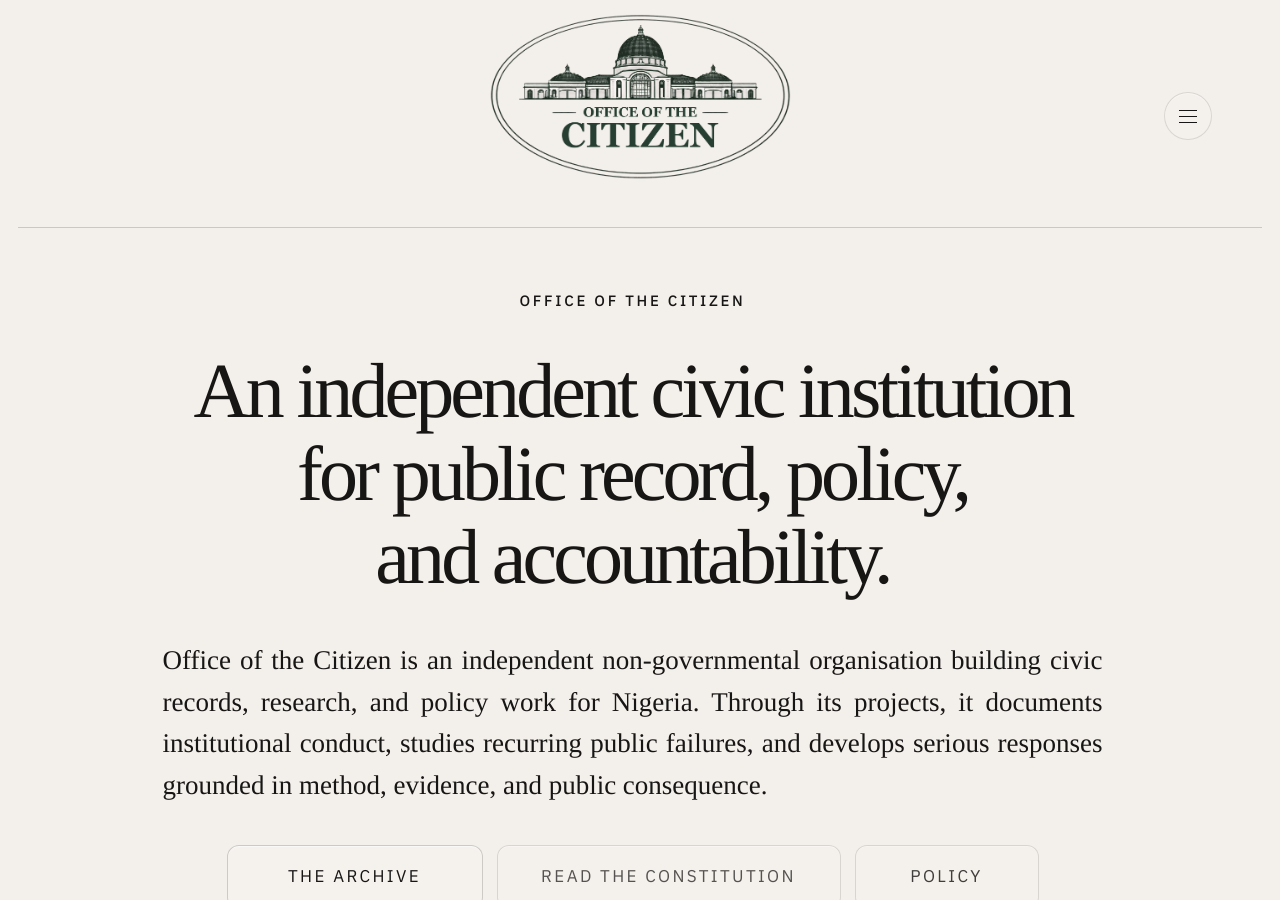
<file: index.html>
<!DOCTYPE html>
<html lang="en">
<head>
  <meta charset="UTF-8" />
  <meta
    name="viewport"
    content="width=device-width, initial-scale=1.0"
  />
  <title>Office of the Citizen</title>
  <style>
    @import url("https://fonts.googleapis.com/css2?family=IBM+Plex+Sans:wght@400;500&family=Source+Serif+4:opsz,wght@8..60,300;8..60,400;8..60,500&display=swap");
    :root {
      --paper: #f3efea;
      --ink: #171615;
      --muted-ink: rgba(23, 22, 21, 0.72);
      --frame: rgba(23, 22, 21, 0.14);
      --frame-strong: rgba(23, 22, 21, 0.18);
      --frame-edge: 18px;
    }

    * {
      box-sizing: border-box;
    }

    html,
    body {
      margin: 0;
      padding: 0;
      width: 100%;
      min-height: 100%;
      background: var(--paper);
      color: var(--ink);
    }

    body {
      font-family: Georgia, "Times New Roman", serif;
      -webkit-font-smoothing: antialiased;
      text-rendering: geometricPrecision;
      overflow: hidden;
    }

    a {
      color: inherit;
      text-decoration: none;
    }

    .page {
      position: relative;
      width: 100%;
      height: 100vh;
      background: var(--paper);
      display: grid;
      grid-template-rows: auto minmax(0, 1fr);
      overflow: hidden;
    }

    .header {
      position: relative;
      height: 228px;
      padding: 34px 118px 0;
    }

    .header::after {
      content: "";
      position: absolute;
      left: var(--frame-edge);
      right: var(--frame-edge);
      bottom: 0;
      height: 1px;
      background: var(--frame-strong);
      pointer-events: none;
    }

    .logo-wrap {
      position: absolute;
      top: 22px;
      left: 50%;
      transform: translateX(-50%);
      width: 302px;
      height: 150px;
      display: flex;
      align-items: center;
      justify-content: center;
    }

    .logo-wrap img {
      display: block;
      width: 100%;
      height: auto;
      object-fit: contain;
    }

    .menu {
      position: absolute;
      top: 92px;
      right: 68px;
      z-index: 10;
    }

    .menu-button {
      width: 48px;
      height: 48px;
      border: 1px solid rgba(23, 22, 21, 0.12);
      border-radius: 999px;
      background: rgba(255, 255, 255, 0.12);
      box-shadow: inset 0 1px 0 rgba(255, 255, 255, 0.36);
      display: flex;
      align-items: center;
      justify-content: center;
      cursor: pointer;
      appearance: none;
      transition:
        border-color 160ms ease,
        background-color 160ms ease,
        box-shadow 160ms ease;
    }

    .menu-button:hover,
    .menu-button[aria-expanded="true"] {
      border-color: rgba(23, 22, 21, 0.2);
      background: rgba(255, 255, 255, 0.18);
      box-shadow: inset 0 1px 0 rgba(255, 255, 255, 0.48);
    }

    .menu-icon,
    .menu-icon::before,
    .menu-icon::after {
      display: block;
      width: 18px;
      height: 1px;
      background: var(--ink);
      content: "";
      transition: transform 160ms ease, opacity 160ms ease;
    }

    .menu-icon {
      position: relative;
    }

    .menu-icon::before {
      position: absolute;
      top: -6px;
      left: 0;
    }

    .menu-icon::after {
      position: absolute;
      top: 6px;
      left: 0;
    }

    .menu.is-open .menu-icon {
      transform: rotate(45deg);
    }

    .menu.is-open .menu-icon::before {
      transform: rotate(90deg) translateX(-6px);
    }

    .menu.is-open .menu-icon::after {
      opacity: 0;
    }

    .menu-panel {
      position: absolute;
      top: calc(100% + 10px);
      right: 0;
      min-width: 236px;
      padding: 14px 16px;
      border: 1px solid rgba(23, 22, 21, 0.12);
      border-radius: 16px;
      background: rgba(243, 239, 234, 0.96);
      box-shadow:
        0 14px 30px rgba(23, 22, 21, 0.04),
        inset 0 1px 0 rgba(255, 255, 255, 0.44);
      z-index: 20;
      opacity: 0;
      visibility: hidden;
      pointer-events: none;
      transform: translateY(-4px);
      transition:
        opacity 160ms ease,
        transform 160ms ease,
        visibility 0s linear 160ms;
    }

    .menu.is-open .menu-panel {
      opacity: 1;
      visibility: visible;
      pointer-events: auto;
      transform: translateY(0);
      transition-delay: 0s;
    }

    .menu-panel a {
      display: block;
      padding: 10px 2px;
      font-family: "IBM Plex Sans", Arial, Helvetica, sans-serif;
      font-size: 13px;
      letter-spacing: 0.14em;
      text-transform: uppercase;
      color: var(--muted-ink);
      transition: color 160ms ease;
    }

    .menu-panel a:hover,
    .menu-panel a[aria-current="page"] {
      color: var(--ink);
    }

    .hero {
      position: relative;
      min-height: 0;
      height: 100%;
      overflow-y: auto;
      overflow-x: hidden;
      scrollbar-gutter: stable;
      overscroll-behavior: contain;
      -webkit-overflow-scrolling: touch;
      padding-top: 66px;
      padding-bottom: 178px;
      display: flex;
      flex-direction: column;
      align-items: center;
      text-align: center;
    }

    .hero-eyebrow {
      margin: 0 0 40px 0;
      font-family: "IBM Plex Sans", Arial, Helvetica, sans-serif;
      font-size: 15px;
      line-height: 1;
      letter-spacing: 0.18em;
      font-weight: 500;
      text-transform: uppercase;
      color: var(--ink);
    }

    .hero h1 {
      margin: 0;
      width: 1040px;
      max-width: 1040px;
      font-family: Georgia, "Times New Roman", serif;
      font-size: 78px;
      line-height: 1.065;
      font-weight: 400;
      letter-spacing: -0.05em;
      color: var(--ink);
    }

    .hero-copy {
      margin: 42px 0 0 0;
      width: 940px;
      max-width: 940px;
      font-family: Georgia, "Times New Roman", serif;
      font-size: 27px;
      line-height: 1.54;
      font-weight: 400;
      text-align: justify;
      text-justify: inter-word;
      hyphens: auto;
      color: var(--ink);
    }

    .cta-row {
      margin-top: 38px;
      display: flex;
      align-items: center;
      justify-content: center;
      gap: 14px;
    }

    .button-primary,
    .button-secondary,
    .button-tertiary {
      height: 64px;
      display: inline-flex;
      align-items: center;
      justify-content: center;
      font-family: "IBM Plex Sans", Arial, Helvetica, sans-serif;
      font-size: 17px;
      line-height: 1;
      letter-spacing: 0.14em;
      text-transform: uppercase;
      white-space: nowrap;
      border-radius: 12px;
      transition:
        border-color 160ms ease,
        background-color 160ms ease,
        box-shadow 160ms ease,
        color 160ms ease,
        transform 160ms ease;
    }

    .button-primary {
      min-width: 256px;
      padding: 0 34px;
      border: 1px solid var(--frame-strong);
      background: rgba(255, 255, 255, 0.18);
      box-shadow:
        inset 0 1px 0 rgba(255, 255, 255, 0.46),
        inset 0 10px 24px rgba(255, 255, 255, 0.08);
      color: var(--ink);
    }
    .button-primary:hover {
      border-color: rgba(23, 22, 21, 0.28);
      background: rgba(255, 255, 255, 0.24);
      box-shadow:
        inset 0 1px 0 rgba(255, 255, 255, 0.58),
        inset 0 12px 28px rgba(255, 255, 255, 0.1);
      transform: translateY(-1px);
    }

    .button-secondary {
      min-width: 344px;
      padding: 0 26px;
      border: 1px solid rgba(23, 22, 21, 0.12);
      background: rgba(255, 255, 255, 0.1);
      box-shadow: inset 0 1px 0 rgba(255, 255, 255, 0.34);
      color: var(--muted-ink);
    }
    .button-secondary:hover {
      border-color: rgba(23, 22, 21, 0.2);
      background: rgba(255, 255, 255, 0.14);
      box-shadow: inset 0 1px 0 rgba(255, 255, 255, 0.44);
      color: rgba(23, 22, 21, 0.86);
    }
    .button-tertiary {
      min-width: 184px;
      padding: 0 24px;
      border: 1px solid rgba(23, 22, 21, 0.12);
      background: rgba(255, 255, 255, 0.08);
      box-shadow: inset 0 1px 0 rgba(255, 255, 255, 0.26);
      color: rgba(23, 22, 21, 0.82);
    }
    .button-tertiary:hover {
      border-color: rgba(23, 22, 21, 0.18);
      background: rgba(255, 255, 255, 0.12);
      box-shadow: inset 0 1px 0 rgba(255, 255, 255, 0.38);
      color: rgba(23, 22, 21, 0.92);
    }

    @media (min-width: 1400px) {
      .page {
        min-height: 944px;
      }
    }

    @media (max-width: 1200px) {
      .header {
        padding-left: 48px;
        padding-right: 48px;
        height: 228px;
      }

      .logo-wrap {
        width: 270px;
        top: 36px;
        transform: translateX(-50%);
      }

      .menu {
        top: 82px;
        right: 48px;
      }

      .hero {
        padding-left: 28px;
        padding-right: 28px;
      }

      .hero h1 {
        width: 100%;
        max-width: 880px;
        font-size: 62px;
        line-height: 1.07;
      }

      .hero-copy {
        width: 100%;
        max-width: 820px;
        font-size: 23px;
        text-align: justify;
      }
    }

    @media (max-width: 760px) {
      body { overflow: auto; }
      .page { height: auto; min-height: 100vh; display: block; overflow: visible; }

      .header {
        height: auto;
        padding: 32px 20px 18px 20px;
        display: flex;
        flex-direction: column;
        align-items: center;
      }

      .header::after {
        left: 16px;
        right: 16px;
      }

      .logo-wrap {
        position: relative;
        top: auto;
        left: auto;
        transform: none;
        width: 220px;
        height: auto;
        margin-bottom: 0;
      }

      .menu {
        position: relative;
        align-self: flex-end;
        margin-top: 16px;
      }

      .hero {
        height: auto;
        overflow: visible;
        padding: 66px 20px 80px 20px;
      }

      .hero-eyebrow {
        font-size: 15px;
        letter-spacing: 0.16em;
        margin-bottom: 22px;
      }

      .hero h1 {
        width: 100%;
        max-width: 100%;
        font-size: 44px;
        line-height: 1.08;
        letter-spacing: -0.04em;
      }

      .hero-copy {
        width: 100%;
        max-width: 100%;
        margin-top: 26px;
        font-size: 20px;
        line-height: 1.55;
        text-align: justify;
      }

      .cta-row {
        flex-direction: column;
        gap: 10px;
        width: 100%;
        margin-top: 28px;
      }

      .button-primary,
      .button-secondary,
      .button-tertiary {
        min-width: 0;
        width: 100%;
        max-width: 340px;
        font-size: 15px;
      }

      .button-primary {
        height: 58px;
      }

      .button-secondary {
        height: 48px;
        justify-content: center;
      }
    }
  </style>
</head>
<body>
  <div class="page">
    <header class="header">
      <div class="logo-wrap">
        <img src="/officeofthecitizen-logo.png" alt="Office of the Citizen logo" />
      </div>
      <div class="menu" data-menu>
        <button class="menu-button" type="button" aria-label="Open navigation" aria-expanded="false" aria-controls="site-menu">
          <span class="menu-icon" aria-hidden="true"></span>
        </button>
        <nav class="menu-panel" id="site-menu" aria-label="Site">
          <a href="/" aria-current="page">Home</a>
          <a href="/archive/">Archive</a>
          <a href="/archive/methodology/">Methodology</a>
          <a href="/archive/accountability-index/">Accountability Index</a>
          <a href="/archive/governance-diagnostics/">Governance Diagnostics</a>
          <a href="/policy/electricity/">Policy</a>
          <a href="/constitution/">Constitution</a>
          <a href="/projects/">Projects</a>
          <a href="/about/">About</a>
        </nav>
      </div>
    </header>

    <main class="hero">
      <div class="hero-eyebrow">Office of the Citizen</div>

      <h1>
        An independent civic institution<br>
        for public record, policy,<br>
        and accountability.
      </h1>

      <p class="hero-copy">
        Office of the Citizen is an independent non-governmental organisation
        building civic records, research, and policy work for Nigeria. Through
        its projects, it documents institutional conduct, studies recurring
        public failures, and develops serious responses grounded in method,
        evidence, and public consequence.
      </p>

      <div class="cta-row">
        <a class="button-primary" href="./archive/">The Archive</a>
        <a class="button-secondary" href="./constitution/">Read the Constitution</a>
        <a class="button-tertiary" href="./policy/electricity/">Policy</a>
      </div>
    </main>
  </div>
  <script>
    document.querySelectorAll("[data-menu]").forEach((menu) => {
      const button = menu.querySelector(".menu-button");
      const panel = menu.querySelector(".menu-panel");
      if (!button || !panel) return;
      panel.hidden = true;
      const setOpen = (open) => {
        menu.classList.toggle("is-open", open);
        button.setAttribute("aria-expanded", open ? "true" : "false");
        panel.hidden = !open;
      };
      button.addEventListener("pointerdown", (event) => {
        event.stopPropagation();
      });
      button.addEventListener("click", (event) => {
        event.preventDefault();
        event.stopPropagation();
        setOpen(!menu.classList.contains("is-open"));
      });
      panel.querySelectorAll("a").forEach((link) => {
        link.addEventListener("click", () => setOpen(false));
      });
      document.addEventListener("pointerdown", (event) => {
        if (!menu.contains(event.target)) {
          setOpen(false);
        }
      });
      document.addEventListener("keydown", (event) => {
        if (event.key === "Escape") {
          setOpen(false);
        }
      });
    });
  </script>
</body>
</html>
</file>
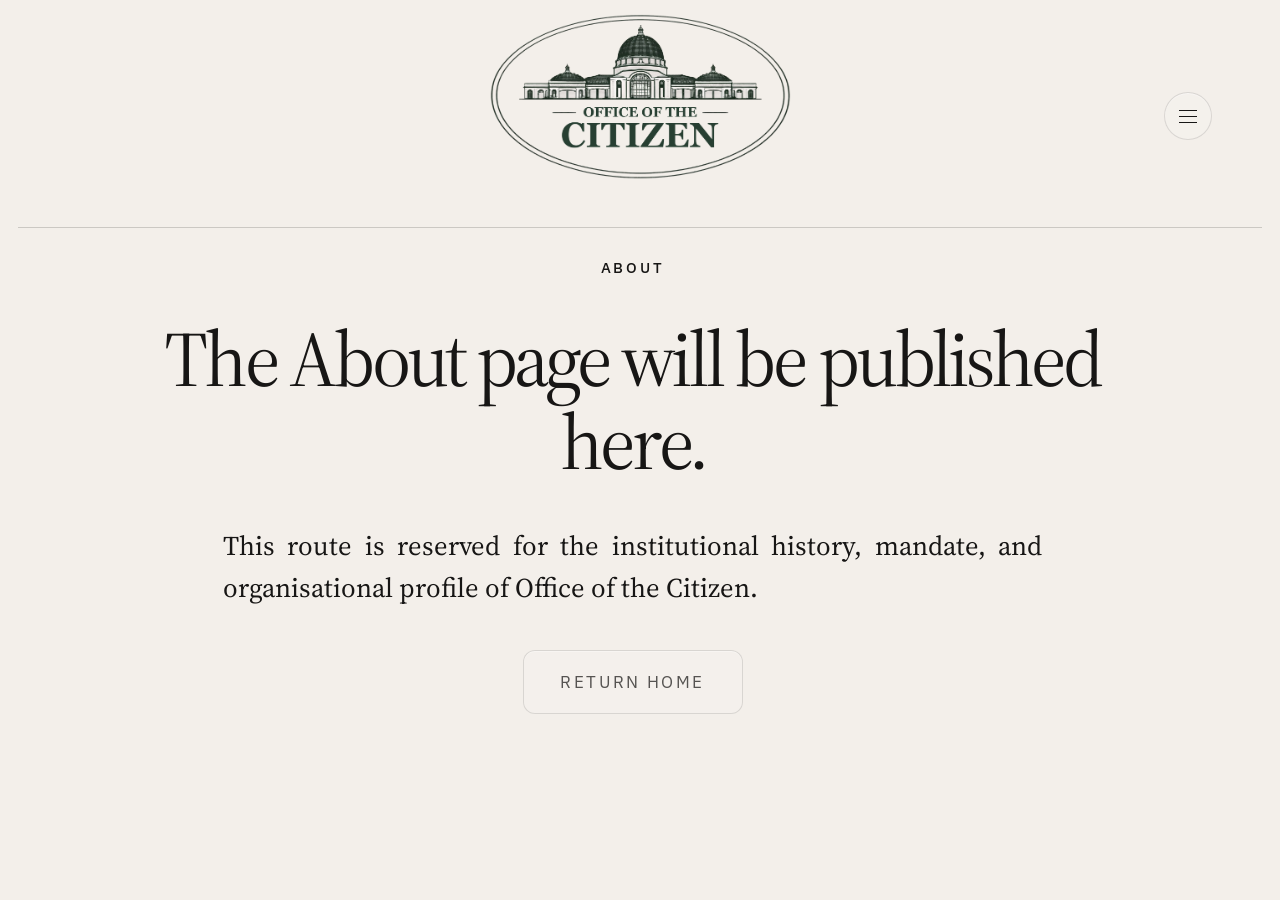
<file: about/index.html>
<!DOCTYPE html>
<html lang="en">
<head>
  <meta charset="UTF-8" />
  <meta name="viewport" content="width=device-width, initial-scale=1.0" />
  <title>About | Office of the Citizen</title>
  <meta name="description" content="About Office of the Citizen." />
  <style>
    @import url("https://fonts.googleapis.com/css2?family=IBM+Plex+Sans:wght@400;500&family=Source+Serif+4:opsz,wght@8..60,300;8..60,400;8..60,500&display=swap");
    :root { --paper:#f3efea; --ink:#171615; --muted-ink:rgba(23,22,21,.72); --line-strong:rgba(23,22,21,.18); --sans:"IBM Plex Sans",Arial,Helvetica,sans-serif; --serif:"Source Serif 4",Georgia,"Times New Roman",serif; }
    * { box-sizing:border-box; }
    html, body { margin:0; padding:0; min-height:100%; background:var(--paper); color:var(--ink); }
    body { font-family:var(--serif); overflow:hidden; }
    a { color:inherit; text-decoration:none; }
    .page { height:100vh; min-height:100vh; background:var(--paper); display:grid; grid-template-rows:auto minmax(0,1fr); overflow:hidden; }
    .header { position:relative; height:228px; }
    .header::after { content:""; position:absolute; left:18px; right:18px; bottom:0; height:1px; background:var(--line-strong); pointer-events:none; }
    .logo { position:absolute; left:50%; top:22px; transform:translateX(-50%); width:302px; height:150px; display:flex; align-items:center; justify-content:center; }
    .logo img { width:100%; height:auto; object-fit:contain; display:block; }
    .menu { position:absolute; top:92px; right:68px; z-index:10; }
    .menu-button { width:48px; height:48px; border:1px solid rgba(23,22,21,.12); border-radius:999px; background:rgba(255,255,255,.12); box-shadow:inset 0 1px 0 rgba(255,255,255,.36); display:flex; align-items:center; justify-content:center; cursor:pointer; appearance:none; transition:border-color 160ms ease, background-color 160ms ease, box-shadow 160ms ease; }
    .menu-button:hover, .menu-button[aria-expanded="true"] { border-color:rgba(23,22,21,.2); background:rgba(255,255,255,.18); box-shadow:inset 0 1px 0 rgba(255,255,255,.48); }
    .menu-icon, .menu-icon::before, .menu-icon::after { display:block; width:18px; height:1px; background:var(--ink); content:""; transition:transform 160ms ease, opacity 160ms ease; }
    .menu-icon { position:relative; }
    .menu-icon::before { position:absolute; top:-6px; left:0; }
    .menu-icon::after { position:absolute; top:6px; left:0; }
    .menu.is-open .menu-icon { transform:rotate(45deg); }
    .menu.is-open .menu-icon::before { transform:rotate(90deg) translateX(-6px); }
    .menu.is-open .menu-icon::after { opacity:0; }
    .menu-panel { position:absolute; top:calc(100% + 10px); right:0; min-width:236px; padding:14px 16px; border:1px solid rgba(23,22,21,.12); border-radius:16px; background:rgba(243,239,234,.96); box-shadow:0 14px 30px rgba(23,22,21,.04), inset 0 1px 0 rgba(255,255,255,.44); z-index:20; opacity:0; visibility:hidden; pointer-events:none; transform:translateY(-4px); transition:opacity 160ms ease, transform 160ms ease, visibility 0s linear 160ms; }
    .menu.is-open .menu-panel { opacity:1; visibility:visible; pointer-events:auto; transform:translateY(0); transition-delay:0s; }
    .menu-panel a { display:block; padding:10px 2px; font-family:var(--sans); font-size:13px; letter-spacing:.14em; text-transform:uppercase; color:var(--muted-ink); transition:color 160ms ease; }
    .menu-panel a:hover, .menu-panel a[aria-current="page"] { color:var(--ink); }
    .main { width:min(100%,1180px); margin:0 auto; padding:30px 28px 80px; text-align:center; height:100%; min-height:0; overflow-y:auto; overflow-x:hidden; scrollbar-gutter:stable; overscroll-behavior:contain; -webkit-overflow-scrolling:touch; }
    .eyebrow { font-family:var(--sans); font-size:15px; letter-spacing:.18em; text-transform:uppercase; font-weight:500; }
    h1 { margin:40px auto 0; max-width:980px; font-family:var(--serif); font-size:78px; line-height:1.065; font-weight:400; letter-spacing:-.05em; }
    p { margin:42px auto 0; max-width:820px; font-size:27px; line-height:1.54; text-align:justify; text-justify:inter-word; hyphens:auto; }
    .cta { margin-top:42px; display:inline-flex; min-width:220px; height:64px; align-items:center; justify-content:center; padding:0 28px; border-radius:12px; border:1px solid rgba(23,22,21,.12); background:rgba(255,255,255,.1); box-shadow:inset 0 1px 0 rgba(255,255,255,.34); font-family:var(--sans); font-size:17px; letter-spacing:.14em; text-transform:uppercase; color:var(--muted-ink); }
    @media (max-width:760px){ body{overflow:auto;} .page{height:auto; display:block; overflow:visible;} .header{height:auto; padding:32px 20px 18px;} .header::after{left:16px; right:16px;} .logo{position:relative; left:auto; top:auto; transform:none; width:220px; height:auto; margin:0 auto;} .menu{position:relative; display:flex; justify-content:flex-end; margin-top:16px;} .main{padding:46px 20px 80px; height:auto; min-height:auto; overflow:visible;} h1{font-size:44px; line-height:1.08;} p{font-size:20px; line-height:1.58;} .cta{width:100%; max-width:340px; min-width:0; font-size:15px;} }
  </style>
</head>
<body>
  <div class="page">
    <header class="header">
      <a class="logo" href="/" aria-label="Office of the Citizen homepage">
        <img src="/officeofthecitizen-logo.png" alt="Office of the Citizen logo" />
      </a>
      <div class="menu" data-menu>
        <button class="menu-button" type="button" aria-label="Open navigation" aria-expanded="false" aria-controls="site-menu">
          <span class="menu-icon" aria-hidden="true"></span>
        </button>
        <nav class="menu-panel" id="site-menu" aria-label="Site">
          <a href="/">Home</a>
          <a href="/archive/">Archive</a>
          <a href="/archive/methodology/">Methodology</a>
          <a href="/archive/accountability-index/">Accountability Index</a>
          <a href="/archive/governance-diagnostics/">Governance Diagnostics</a>
          <a href="/policy/electricity/">Policy</a>
          <a href="/constitution/">Constitution</a>
          <a href="/projects/">Projects</a>
          <a href="/about/" aria-current="page">About</a>
        </nav>
      </div>
    </header>
    <main class="main">
      <div class="eyebrow">About</div>
      <h1>The About page will be published here.</h1>
      <p>This route is reserved for the institutional history, mandate, and organisational profile of Office of the Citizen.</p>
      <a class="cta" href="/">Return Home</a>
    </main>
  </div>
  <script>
    document.querySelectorAll("[data-menu]").forEach((menu) => {
      const button = menu.querySelector(".menu-button");
      const panel = menu.querySelector(".menu-panel");
      if (!button || !panel) return;
      panel.hidden = true;
      const setOpen = (open) => {
        menu.classList.toggle("is-open", open);
        button.setAttribute("aria-expanded", open ? "true" : "false");
        panel.hidden = !open;
      };
      button.addEventListener("pointerdown", (event) => {
        event.stopPropagation();
      });
      button.addEventListener("click", (event) => {
        event.preventDefault();
        event.stopPropagation();
        setOpen(!menu.classList.contains("is-open"));
      });
      panel.querySelectorAll("a").forEach((link) => {
        link.addEventListener("click", () => setOpen(false));
      });
      document.addEventListener("pointerdown", (event) => {
        if (!menu.contains(event.target)) setOpen(false);
      });
      document.addEventListener("keydown", (event) => {
        if (event.key === "Escape") setOpen(false);
      });
    });
  </script>
</body>
</html>
</file>
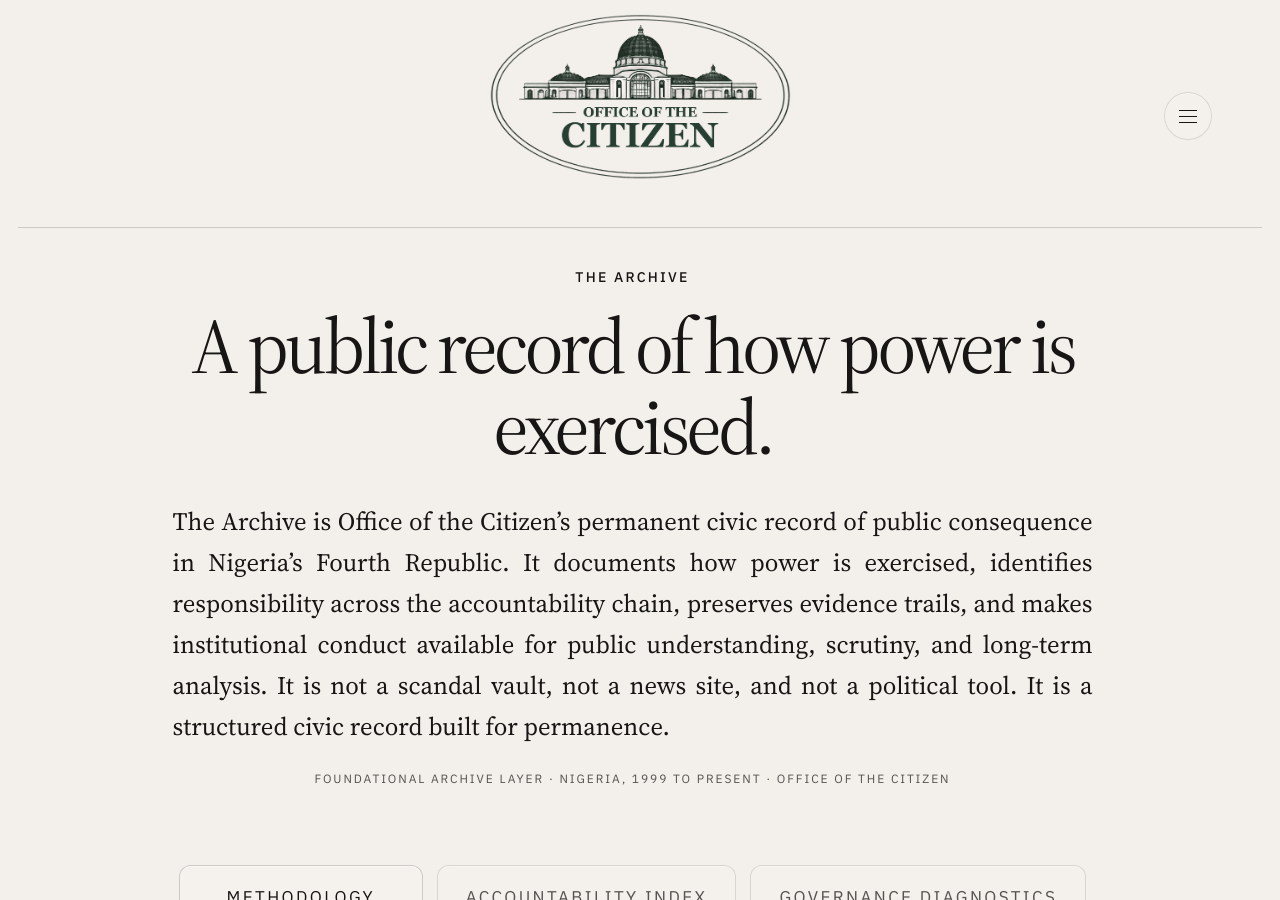
<file: archive/index.html>
<!DOCTYPE html>
<html lang="en">
<head>
  <meta charset="UTF-8" />
  <meta name="viewport" content="width=device-width, initial-scale=1.0" />
  <title>The Archive | Office of the Citizen</title>
  <meta
    name="description"
    content="The Archive is Office of the Citizen's permanent civic record of public consequence in Nigeria."
  />
  <style>
    @import url("https://fonts.googleapis.com/css2?family=IBM+Plex+Sans:wght@400;500&family=Source+Serif+4:opsz,wght@8..60,300;8..60,400;8..60,500&display=swap");

    :root {
      --paper: #f3efea;
      --ink: #171615;
      --muted-ink: rgba(23, 22, 21, 0.72);
      --line: rgba(23, 22, 21, 0.12);
      --line-strong: rgba(23, 22, 21, 0.18);
      --sans: "IBM Plex Sans", Arial, Helvetica, sans-serif;
      --serif: "Source Serif 4", Georgia, "Times New Roman", serif;
    }

    * { box-sizing: border-box; }
    html, body {
      margin: 0;
      padding: 0;
      min-height: 100%;
      background: var(--paper);
      color: var(--ink);
    }
    body {
      font-family: var(--serif);
      -webkit-font-smoothing: antialiased;
      text-rendering: geometricPrecision;
      overflow: hidden;
    }
    a { color: inherit; text-decoration: none; }
    .page {
      height: 100vh;
      background: var(--paper);
      display: grid;
      grid-template-rows: auto minmax(0, 1fr);
      overflow: hidden;
    }
    .header {
      position: relative;
      height: 228px;
      padding: 34px 118px 0;
      flex: 0 0 auto;
    }
    .header::after {
      content: "";
      position: absolute;
      left: 18px;
      right: 18px;
      bottom: 0;
      height: 1px;
      background: var(--line-strong);
      pointer-events: none;
    }
    .logo-wrap {
      position: absolute;
      top: 22px;
      left: 50%;
      transform: translateX(-50%);
      width: 302px;
      height: 150px;
      display: flex;
      align-items: center;
      justify-content: center;
    }
    .logo-wrap img { display: block; width: 100%; height: auto; object-fit: contain; }
    .menu { position: absolute; top: 92px; right: 68px; z-index: 10; }
    .menu-button {
      width: 48px;
      height: 48px;
      border: 1px solid rgba(23, 22, 21, 0.12);
      border-radius: 999px;
      background: rgba(255, 255, 255, 0.12);
      box-shadow: inset 0 1px 0 rgba(255, 255, 255, 0.36);
      display: flex;
      align-items: center;
      justify-content: center;
      cursor: pointer;
      appearance: none;
      transition: border-color 160ms ease, background-color 160ms ease, box-shadow 160ms ease;
    }
    .menu-button:hover,
    .menu-button[aria-expanded="true"] {
      border-color: rgba(23, 22, 21, 0.2);
      background: rgba(255, 255, 255, 0.18);
      box-shadow: inset 0 1px 0 rgba(255, 255, 255, 0.48);
    }
    .menu-icon,
    .menu-icon::before,
    .menu-icon::after {
      display: block;
      width: 18px;
      height: 1px;
      background: var(--ink);
      content: "";
      transition: transform 160ms ease, opacity 160ms ease;
    }
    .menu-icon { position: relative; }
    .menu-icon::before { position: absolute; top: -6px; left: 0; }
    .menu-icon::after { position: absolute; top: 6px; left: 0; }
    .menu.is-open .menu-icon { transform: rotate(45deg); }
    .menu.is-open .menu-icon::before { transform: rotate(90deg) translateX(-6px); }
    .menu.is-open .menu-icon::after { opacity: 0; }
    .menu-panel {
      position: absolute;
      top: calc(100% + 10px);
      right: 0;
      min-width: 250px;
      padding: 14px 16px;
      border: 1px solid rgba(23, 22, 21, 0.12);
      border-radius: 16px;
      background: rgba(243, 239, 234, 0.96);
      box-shadow: 0 14px 30px rgba(23, 22, 21, 0.04), inset 0 1px 0 rgba(255, 255, 255, 0.44);
      z-index: 20;
      opacity: 0;
      visibility: hidden;
      pointer-events: none;
      transform: translateY(-4px);
      transition: opacity 160ms ease, transform 160ms ease, visibility 0s linear 160ms;
    }
    .menu.is-open .menu-panel {
      opacity: 1;
      visibility: visible;
      pointer-events: auto;
      transform: translateY(0);
      transition-delay: 0s;
    }
    .menu-panel a {
      display: block;
      padding: 10px 2px;
      font-family: var(--sans);
      font-size: 13px;
      letter-spacing: 0.14em;
      text-transform: uppercase;
      color: var(--muted-ink);
      transition: color 160ms ease;
    }
    .menu-panel a:hover,
    .menu-panel a[aria-current="page"] { color: var(--ink); }
    .main {
      width: min(100%, 1180px);
      margin: 0 auto;
      padding: 42px 28px 88px;
      min-height: 0;
      height: 100%;
      overflow-y: auto;
      overflow-x: hidden;
      scrollbar-gutter: stable;
      overscroll-behavior: contain;
      -webkit-overflow-scrolling: touch;
      display: flex;
      flex-direction: column;
    }
    .hero {
      width: 100%;
      max-width: 1020px;
      margin: 0 auto;
      text-align: center;
    }
    .hero-eyebrow,
    .meta {
      font-family: var(--sans);
      text-transform: uppercase;
      letter-spacing: 0.16em;
    }
    .hero-eyebrow {
      margin: 0 0 22px;
      font-size: 14px;
      line-height: 1;
      font-weight: 500;
    }
    .hero h1 {
      margin: 0;
      font-size: 78px;
      line-height: 1.04;
      font-weight: 400;
      letter-spacing: -0.05em;
    }
    .hero-copy {
      margin: 34px auto 0;
      max-width: 920px;
      font-size: 25px;
      line-height: 1.64;
      text-align: justify;
      text-justify: inter-word;
      hyphens: auto;
    }
    .meta {
      margin-top: 24px;
      font-size: 12px;
      line-height: 1.4;
      color: var(--muted-ink);
    }
    .cta-row {
      margin-top: auto;
      padding-top: 64px;
      display: flex;
      align-items: center;
      justify-content: center;
      gap: 14px;
      flex-wrap: wrap;
    }
    .button-primary,
    .button-secondary,
    .button-tertiary {
      height: 64px;
      display: inline-flex;
      align-items: center;
      justify-content: center;
      font-family: var(--sans);
      font-size: 17px;
      line-height: 1;
      letter-spacing: 0.14em;
      text-transform: uppercase;
      white-space: nowrap;
      border-radius: 12px;
      transition:
        border-color 160ms ease,
        background-color 160ms ease,
        box-shadow 160ms ease,
        color 160ms ease,
        transform 160ms ease;
    }
    .button-primary {
      min-width: 244px;
      padding: 0 34px;
      border: 1px solid var(--line-strong);
      background: rgba(255, 255, 255, 0.18);
      box-shadow: inset 0 1px 0 rgba(255, 255, 255, 0.46), inset 0 10px 24px rgba(255, 255, 255, 0.08);
      color: var(--ink);
    }
    .button-primary:hover {
      border-color: rgba(23, 22, 21, 0.28);
      background: rgba(255, 255, 255, 0.24);
      box-shadow: inset 0 1px 0 rgba(255, 255, 255, 0.58), inset 0 12px 28px rgba(255, 255, 255, 0.1);
      transform: translateY(-1px);
    }
    .button-secondary,
    .button-tertiary {
      min-width: 258px;
      padding: 0 28px;
      border: 1px solid rgba(23, 22, 21, 0.12);
      background: rgba(255, 255, 255, 0.1);
      box-shadow: inset 0 1px 0 rgba(255, 255, 255, 0.34);
      color: var(--muted-ink);
    }
    .button-secondary:hover,
    .button-tertiary:hover {
      border-color: rgba(23, 22, 21, 0.2);
      background: rgba(255, 255, 255, 0.16);
      color: var(--ink);
      transform: translateY(-1px);
    }
    @media (max-width: 980px) {
      .hero h1 { font-size: 58px; }
      .hero-copy { font-size: 21px; }
    }
    @media (max-width: 760px) {
      body { overflow: auto; }
      .page { height: auto; min-height: 100vh; display: block; overflow: visible; }
      .header { height: auto; padding: 32px 20px 18px; }
      .header::after { left: 16px; right: 16px; }
      .logo-wrap {
        position: relative;
        top: auto;
        left: auto;
        transform: none;
        width: 220px;
        height: auto;
        margin: 0 auto;
      }
      .menu {
        position: relative;
        display: flex;
        justify-content: flex-end;
        margin-top: 16px;
        top: auto;
        right: auto;
      }
      .main {
        padding: 40px 20px 84px;
        height: auto;
        min-height: auto;
        overflow: visible;
      }
      .hero-eyebrow { margin-bottom: 18px; font-size: 13px; }
      .hero h1 { font-size: 42px; line-height: 1.08; }
      .hero-copy { margin-top: 26px; font-size: 19px; line-height: 1.68; }
      .meta { font-size: 11px; }
      .cta-row { padding-top: 48px; }
      .button-primary,
      .button-secondary,
      .button-tertiary {
        width: 100%;
        max-width: 340px;
        min-width: 0;
        font-size: 15px;
      }
    }
  </style>
</head>
<body>
  <div class="page">
    <header class="header">
      <a class="logo-wrap" href="/" aria-label="Office of the Citizen homepage">
        <img src="/officeofthecitizen-logo.png" alt="Office of the Citizen logo" />
      </a>
      <div class="menu" data-menu>
        <button class="menu-button" type="button" aria-label="Open navigation" aria-expanded="false" aria-controls="site-menu">
          <span class="menu-icon" aria-hidden="true"></span>
        </button>
        <nav class="menu-panel" id="site-menu" aria-label="Site">
          <a href="/">Home</a>
          <a href="/archive/" aria-current="page">Archive</a>
          <a href="/archive/methodology/">Methodology</a>
          <a href="/archive/accountability-index/">Accountability Index</a>
          <a href="/archive/governance-diagnostics/">Governance Diagnostics</a>
          <a href="/policy/electricity/">Policy</a>
          <a href="/constitution/">Constitution</a>
          <a href="/projects/">Projects</a>
          <a href="/about/">About</a>
        </nav>
      </div>
    </header>
    <main class="main">
      <section class="hero">
        <p class="hero-eyebrow">The Archive</p>
        <h1>A public record of how power is exercised.</h1>
        <p class="hero-copy">
          The Archive is Office of the Citizen’s permanent civic record of public consequence in Nigeria’s Fourth Republic. It documents how power is exercised, identifies responsibility across the accountability chain, preserves evidence trails, and makes institutional conduct available for public understanding, scrutiny, and long-term analysis. It is not a scandal vault, not a news site, and not a political tool. It is a structured civic record built for permanence.
        </p>
        <p class="meta">Foundational archive layer · Nigeria, 1999 to present · Office of the Citizen</p>
      </section>

      <div class="cta-row">
        <a class="button-primary" href="/archive/methodology/">Methodology</a>
        <a class="button-secondary" href="/archive/accountability-index/">Accountability Index</a>
        <a class="button-tertiary" href="/archive/governance-diagnostics/">Governance Diagnostics</a>
      </div>
    </main>
  </div>

  <script>
    document.querySelectorAll("[data-menu]").forEach((menu) => {
      const button = menu.querySelector(".menu-button");
      const panel = menu.querySelector(".menu-panel");
      if (!button || !panel) return;
      panel.hidden = true;
      const setOpen = (open) => {
        menu.classList.toggle("is-open", open);
        button.setAttribute("aria-expanded", open ? "true" : "false");
        panel.hidden = !open;
      };
      button.addEventListener("pointerdown", (event) => {
        event.stopPropagation();
      });
      button.addEventListener("click", (event) => {
        event.preventDefault();
        event.stopPropagation();
        setOpen(!menu.classList.contains("is-open"));
      });
      panel.querySelectorAll("a").forEach((link) => {
        link.addEventListener("click", () => setOpen(false));
      });
      document.addEventListener("pointerdown", (event) => {
        if (!menu.contains(event.target)) setOpen(false);
      });
      document.addEventListener("keydown", (event) => {
        if (event.key === "Escape") setOpen(false);
      });
    });
  </script>
</body>
</html>
</file>
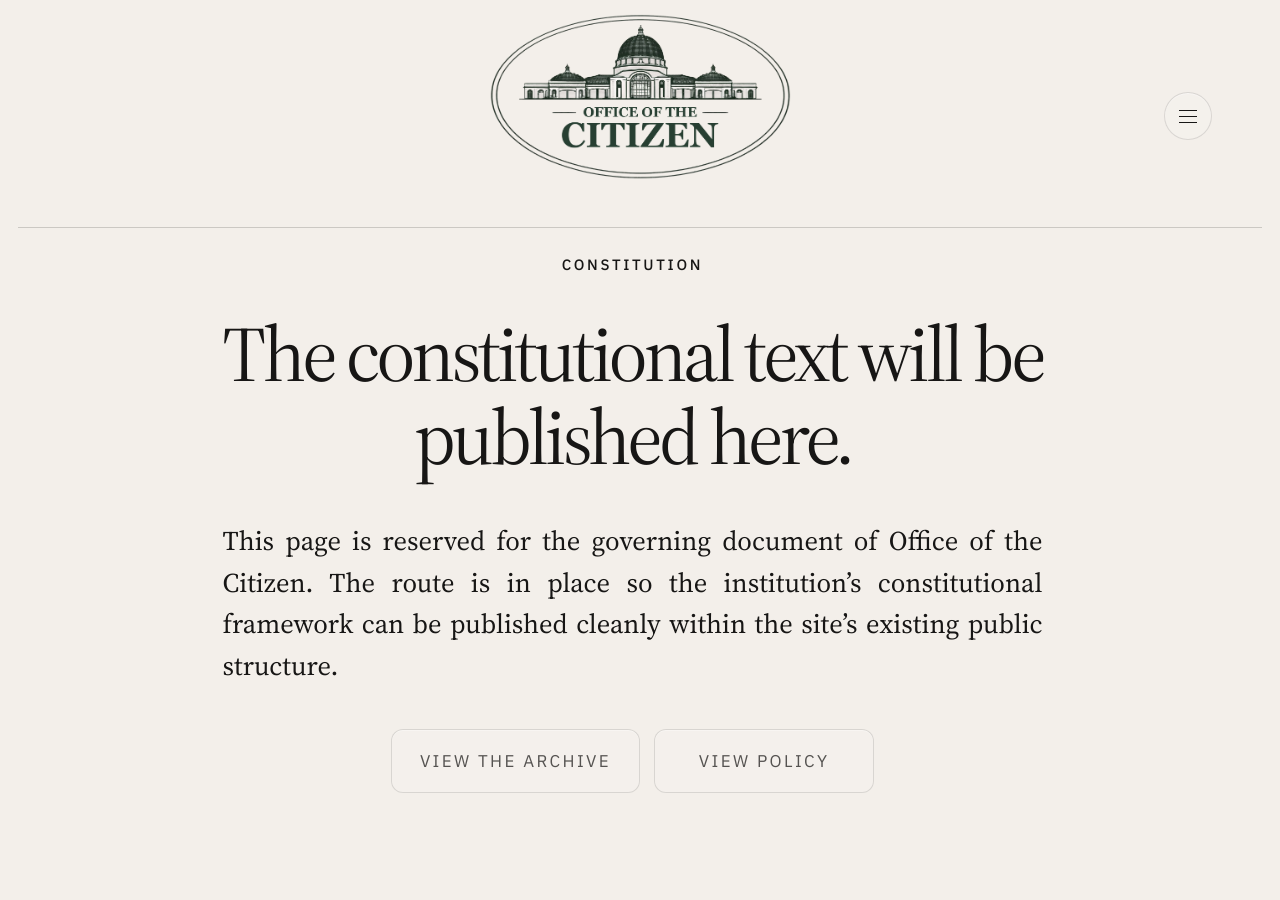
<file: constitution/index.html>
<!DOCTYPE html>
<html lang="en">
<head>
  <meta charset="UTF-8" />
  <meta name="viewport" content="width=device-width, initial-scale=1.0" />
  <title>Constitution | Office of the Citizen</title>
  <meta name="description" content="Constitution of Office of the Citizen." />
  <style>
    @import url("https://fonts.googleapis.com/css2?family=IBM+Plex+Sans:wght@400;500&family=Source+Serif+4:opsz,wght@8..60,300;8..60,400;8..60,500&display=swap");
    :root {
      --paper: #f3efea;
      --ink: #171615;
      --muted-ink: rgba(23, 22, 21, 0.72);
      --line: rgba(23, 22, 21, 0.12);
      --line-strong: rgba(23, 22, 21, 0.18);
      --frame-edge: 18px;
      --sans: "IBM Plex Sans", Arial, Helvetica, sans-serif;
      --serif: "Source Serif 4", Georgia, "Times New Roman", serif;
    }

    * { box-sizing: border-box; }
    html, body {
      margin: 0;
      padding: 0;
      min-height: 100%;
      background: var(--paper);
      color: var(--ink);
    }
    body {
      font-family: var(--serif);
      -webkit-font-smoothing: antialiased;
      text-rendering: geometricPrecision;
      overflow: hidden;
    }
    a { color: inherit; text-decoration: none; }

    .page {
      position: relative;
      height: 100vh;
      background: var(--paper);
      display: grid;
      grid-template-rows: auto minmax(0, 1fr);
      overflow: hidden;
    }

    .header {
      position: relative;
      height: 228px;
      padding: 34px 118px 0;
    }

    .header::after {
      content: "";
      position: absolute;
      left: var(--frame-edge);
      right: var(--frame-edge);
      bottom: 0;
      height: 1px;
      background: var(--line-strong);
      pointer-events: none;
    }

    .logo-wrap {
      position: absolute;
      top: 22px;
      left: 50%;
      transform: translateX(-50%);
      width: 302px;
      height: 150px;
      display: flex;
      align-items: center;
      justify-content: center;
    }

    .logo-wrap img {
      display: block;
      width: 100%;
      height: auto;
      object-fit: contain;
    }

    .menu {
      position: absolute;
      top: 92px;
      right: 68px;
      z-index: 10;
    }

    .menu-button {
      width: 48px;
      height: 48px;
      border: 1px solid rgba(23, 22, 21, 0.12);
      border-radius: 999px;
      background: rgba(255, 255, 255, 0.12);
      box-shadow: inset 0 1px 0 rgba(255, 255, 255, 0.36);
      display: flex;
      align-items: center;
      justify-content: center;
      cursor: pointer;
      appearance: none;
      transition:
        border-color 160ms ease,
        background-color 160ms ease,
        box-shadow 160ms ease;
    }

    .menu-button:hover,
    .menu-button[aria-expanded="true"] {
      border-color: rgba(23, 22, 21, 0.2);
      background: rgba(255, 255, 255, 0.18);
      box-shadow: inset 0 1px 0 rgba(255, 255, 255, 0.48);
    }

    .menu-icon,
    .menu-icon::before,
    .menu-icon::after {
      display: block;
      width: 18px;
      height: 1px;
      background: var(--ink);
      content: "";
      transition: transform 160ms ease, opacity 160ms ease;
    }

    .menu-icon {
      position: relative;
    }

    .menu-icon::before {
      position: absolute;
      top: -6px;
      left: 0;
    }

    .menu-icon::after {
      position: absolute;
      top: 6px;
      left: 0;
    }

    .menu.is-open .menu-icon {
      transform: rotate(45deg);
    }

    .menu.is-open .menu-icon::before {
      transform: rotate(90deg) translateX(-6px);
    }

    .menu.is-open .menu-icon::after {
      opacity: 0;
    }

    .menu-panel {
      position: absolute;
      top: calc(100% + 10px);
      right: 0;
      min-width: 218px;
      padding: 14px 16px;
      border: 1px solid rgba(23, 22, 21, 0.12);
      border-radius: 16px;
      background: rgba(243, 239, 234, 0.96);
      box-shadow:
        0 14px 30px rgba(23, 22, 21, 0.04),
        inset 0 1px 0 rgba(255, 255, 255, 0.44);
      z-index: 20;
      opacity: 0;
      visibility: hidden;
      pointer-events: none;
      transform: translateY(-4px);
      transition:
        opacity 160ms ease,
        transform 160ms ease,
        visibility 0s linear 160ms;
    }

    .menu.is-open .menu-panel {
      opacity: 1;
      visibility: visible;
      pointer-events: auto;
      transform: translateY(0);
      transition-delay: 0s;
    }

    .menu-panel a {
      display: block;
      padding: 10px 2px;
      font-family: var(--sans);
      font-size: 13px;
      letter-spacing: 0.14em;
      text-transform: uppercase;
      color: var(--muted-ink);
      transition: color 160ms ease;
    }

    .menu-panel a:hover,
    .menu-panel a[aria-current="page"] {
      color: var(--ink);
    }

    .main {
      width: min(100%, 1180px);
      margin: 0 auto;
      padding: 30px 28px 104px;
      min-height: 0;
      height: 100%;
      overflow-y: auto;
      overflow-x: hidden;
      scrollbar-gutter: stable;
      overscroll-behavior: contain;
      -webkit-overflow-scrolling: touch;
      display: flex;
      flex-direction: column;
      align-items: center;
      text-align: center;
    }

    .eyebrow {
      margin: 0 0 40px 0;
      font-family: var(--sans);
      font-size: 15px;
      line-height: 1;
      letter-spacing: 0.18em;
      text-transform: uppercase;
      font-weight: 500;
      color: var(--ink);
    }

    h1 {
      margin: 0;
      width: 100%;
      max-width: 1040px;
      font-family: var(--serif);
      font-size: 78px;
      line-height: 1.065;
      font-weight: 400;
      letter-spacing: -0.05em;
    }

    p {
      width: 100%;
      max-width: 820px;
      margin: 42px 0 0;
      font-size: 27px;
      line-height: 1.54;
      text-align: justify;
      text-justify: inter-word;
      hyphens: auto;
    }

    .cta-row {
      margin-top: 42px;
      display: flex;
      gap: 14px;
      flex-wrap: wrap;
      justify-content: center;
    }

    .button {
      height: 64px;
      min-width: 220px;
      padding: 0 28px;
      display: inline-flex;
      align-items: center;
      justify-content: center;
      font-family: var(--sans);
      font-size: 17px;
      line-height: 1;
      letter-spacing: 0.14em;
      text-transform: uppercase;
      border-radius: 12px;
      border: 1px solid rgba(23, 22, 21, 0.12);
      background: rgba(255, 255, 255, 0.1);
      box-shadow: inset 0 1px 0 rgba(255, 255, 255, 0.34);
      color: var(--muted-ink);
      transition:
        border-color 160ms ease,
        background-color 160ms ease,
        box-shadow 160ms ease,
        color 160ms ease,
        transform 160ms ease;
    }

    .button:hover {
      border-color: rgba(23, 22, 21, 0.2);
      background: rgba(255, 255, 255, 0.14);
      box-shadow: inset 0 1px 0 rgba(255, 255, 255, 0.44);
      color: rgba(23, 22, 21, 0.86);
    }

    @media (max-width: 760px) {
      body { overflow: auto; }
      .page { height: auto; min-height: 100vh; display: block; overflow: visible; }
      .header {
        height: auto;
        padding: 32px 20px 18px;
      }
      .header::after {
        left: 16px;
        right: 16px;
      }
      .logo-wrap {
        position: relative;
        top: auto;
        left: auto;
        transform: none;
        width: 220px;
        height: auto;
        margin: 0 auto;
      }
      .menu {
        position: relative;
        align-self: flex-end;
        margin-top: 16px;
      }
      .main {
        padding: 46px 20px 80px;
        height: auto;
        min-height: auto;
        overflow: visible;
      }
      h1 {
        font-size: 44px;
        line-height: 1.08;
      }
      p {
        font-size: 20px;
        line-height: 1.58;
      }
      .button {
        width: 100%;
        max-width: 340px;
        min-width: 0;
        font-size: 15px;
      }
    }
  </style>
</head>
<body>
  <div class="page">
    <header class="header">
      <a class="logo-wrap" href="/" aria-label="Office of the Citizen homepage">
        <img src="/officeofthecitizen-logo.png" alt="Office of the Citizen logo" />
      </a>
      <div class="menu" data-menu>
        <button class="menu-button" type="button" aria-label="Open navigation" aria-expanded="false" aria-controls="site-menu">
          <span class="menu-icon" aria-hidden="true"></span>
        </button>
        <nav class="menu-panel" id="site-menu" aria-label="Site">
          <a href="/">Home</a>
          <a href="/archive/">Archive</a>
          <a href="/archive/methodology/">Methodology</a>
          <a href="/archive/accountability-index/">Accountability Index</a>
          <a href="/archive/governance-diagnostics/">Governance Diagnostics</a>
          <a href="/policy/electricity/">Policy</a>
          <a href="/constitution/" aria-current="page">Constitution</a>
          <a href="/projects/">Projects</a>
          <a href="/about/">About</a>
        </nav>
      </div>
    </header>
    <main class="main">
      <div class="eyebrow">Constitution</div>
      <h1>The constitutional text will be published here.</h1>
      <p>This page is reserved for the governing document of Office of the Citizen. The route is in place so the institution’s constitutional framework can be published cleanly within the site’s existing public structure.</p>
      <div class="cta-row">
        <a class="button" href="/archive/">View the Archive</a>
        <a class="button" href="/policy/electricity/">View Policy</a>
      </div>
    </main>
  </div>
  <script>
    document.querySelectorAll("[data-menu]").forEach((menu) => {
      const button = menu.querySelector(".menu-button");
      const panel = menu.querySelector(".menu-panel");
      if (!button || !panel) return;
      panel.hidden = true;
      const setOpen = (open) => {
        menu.classList.toggle("is-open", open);
        button.setAttribute("aria-expanded", open ? "true" : "false");
        panel.hidden = !open;
      };
      button.addEventListener("pointerdown", (event) => {
        event.stopPropagation();
      });
      button.addEventListener("click", (event) => {
        event.preventDefault();
        event.stopPropagation();
        setOpen(!menu.classList.contains("is-open"));
      });
      panel.querySelectorAll("a").forEach((link) => {
        link.addEventListener("click", () => setOpen(false));
      });
      document.addEventListener("pointerdown", (event) => {
        if (!menu.contains(event.target)) {
          setOpen(false);
        }
      });
      document.addEventListener("keydown", (event) => {
        if (event.key === "Escape") {
          setOpen(false);
        }
      });
    });
  </script>
</body>
</html>
</file>
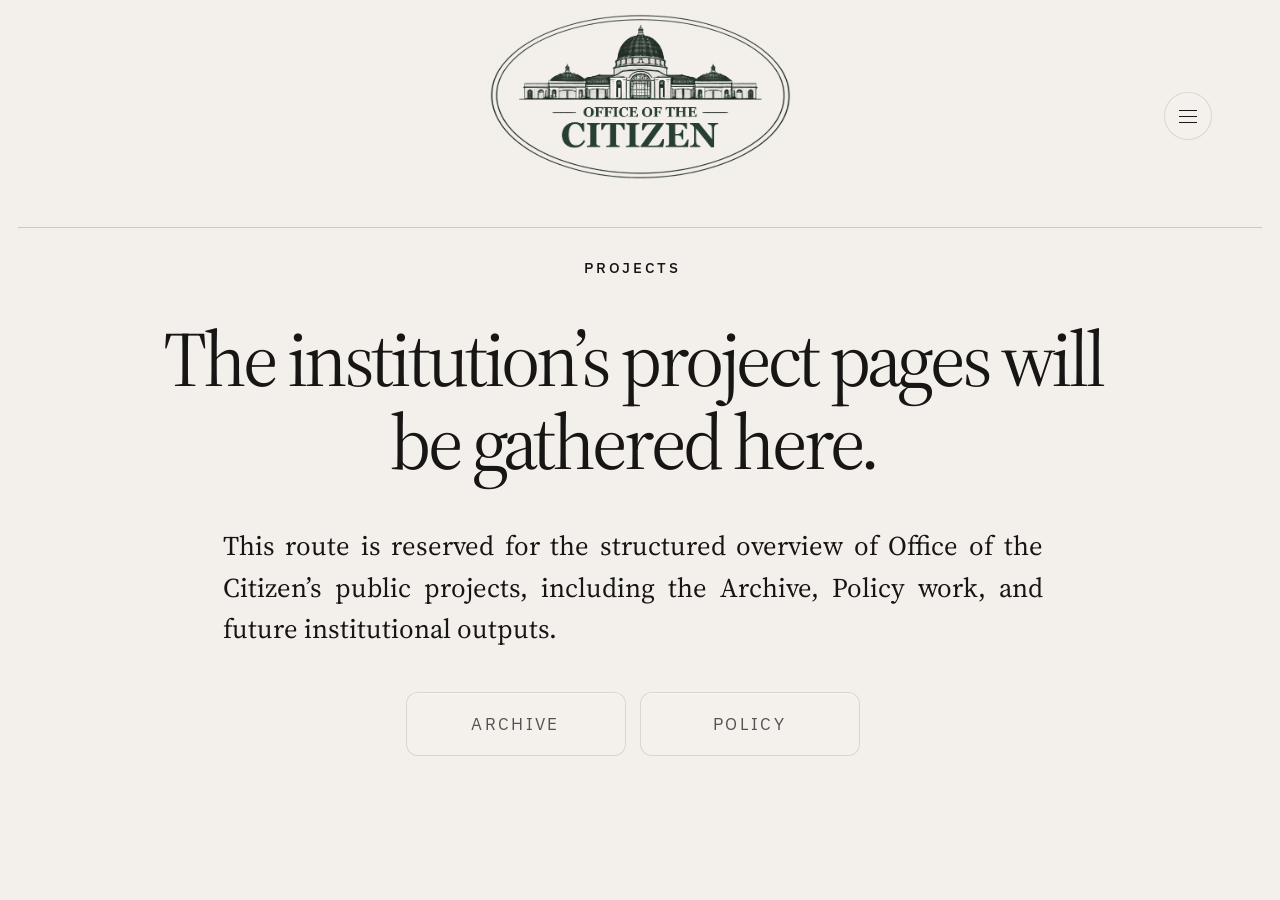
<file: projects/index.html>
<!DOCTYPE html>
<html lang="en">
<head>
  <meta charset="UTF-8" />
  <meta name="viewport" content="width=device-width, initial-scale=1.0" />
  <title>Projects | Office of the Citizen</title>
  <meta name="description" content="Projects of Office of the Citizen." />
  <style>
    @import url("https://fonts.googleapis.com/css2?family=IBM+Plex+Sans:wght@400;500&family=Source+Serif+4:opsz,wght@8..60,300;8..60,400;8..60,500&display=swap");
    :root { --paper:#f3efea; --ink:#171615; --muted-ink:rgba(23,22,21,.72); --line-strong:rgba(23,22,21,.18); --sans:"IBM Plex Sans",Arial,Helvetica,sans-serif; --serif:"Source Serif 4",Georgia,"Times New Roman",serif; }
    * { box-sizing:border-box; }
    html, body { margin:0; padding:0; min-height:100%; background:var(--paper); color:var(--ink); }
    body { font-family:var(--serif); overflow:hidden; }
    a { color:inherit; text-decoration:none; }
    .page { height:100vh; min-height:100vh; background:var(--paper); display:grid; grid-template-rows:auto minmax(0,1fr); overflow:hidden; }
    .header { position:relative; height:228px; }
    .header::after { content:""; position:absolute; left:18px; right:18px; bottom:0; height:1px; background:var(--line-strong); pointer-events:none; }
    .logo { position:absolute; left:50%; top:22px; transform:translateX(-50%); width:302px; height:150px; display:flex; align-items:center; justify-content:center; }
    .logo img { width:100%; height:auto; object-fit:contain; display:block; }
    .menu { position:absolute; top:92px; right:68px; z-index:10; }
    .menu-button { width:48px; height:48px; border:1px solid rgba(23,22,21,.12); border-radius:999px; background:rgba(255,255,255,.12); box-shadow:inset 0 1px 0 rgba(255,255,255,.36); display:flex; align-items:center; justify-content:center; cursor:pointer; appearance:none; transition:border-color 160ms ease, background-color 160ms ease, box-shadow 160ms ease; }
    .menu-button:hover, .menu-button[aria-expanded="true"] { border-color:rgba(23,22,21,.2); background:rgba(255,255,255,.18); box-shadow:inset 0 1px 0 rgba(255,255,255,.48); }
    .menu-icon, .menu-icon::before, .menu-icon::after { display:block; width:18px; height:1px; background:var(--ink); content:""; transition:transform 160ms ease, opacity 160ms ease; }
    .menu-icon { position:relative; }
    .menu-icon::before { position:absolute; top:-6px; left:0; }
    .menu-icon::after { position:absolute; top:6px; left:0; }
    .menu.is-open .menu-icon { transform:rotate(45deg); }
    .menu.is-open .menu-icon::before { transform:rotate(90deg) translateX(-6px); }
    .menu.is-open .menu-icon::after { opacity:0; }
    .menu-panel { position:absolute; top:calc(100% + 10px); right:0; min-width:236px; padding:14px 16px; border:1px solid rgba(23,22,21,.12); border-radius:16px; background:rgba(243,239,234,.96); box-shadow:0 14px 30px rgba(23,22,21,.04), inset 0 1px 0 rgba(255,255,255,.44); z-index:20; opacity:0; visibility:hidden; pointer-events:none; transform:translateY(-4px); transition:opacity 160ms ease, transform 160ms ease, visibility 0s linear 160ms; }
    .menu.is-open .menu-panel { opacity:1; visibility:visible; pointer-events:auto; transform:translateY(0); transition-delay:0s; }
    .menu-panel a { display:block; padding:10px 2px; font-family:var(--sans); font-size:13px; letter-spacing:.14em; text-transform:uppercase; color:var(--muted-ink); transition:color 160ms ease; }
    .menu-panel a:hover, .menu-panel a[aria-current="page"] { color:var(--ink); }
    .main { width:min(100%,1180px); margin:0 auto; padding:30px 28px 80px; text-align:center; height:100%; min-height:0; overflow-y:auto; overflow-x:hidden; scrollbar-gutter:stable; overscroll-behavior:contain; -webkit-overflow-scrolling:touch; }
    .eyebrow { font-family:var(--sans); font-size:15px; letter-spacing:.18em; text-transform:uppercase; font-weight:500; }
    h1 { margin:40px auto 0; max-width:980px; font-family:var(--serif); font-size:78px; line-height:1.065; font-weight:400; letter-spacing:-.05em; }
    p { margin:42px auto 0; max-width:820px; font-size:27px; line-height:1.54; text-align:justify; text-justify:inter-word; hyphens:auto; }
    .cta-row { margin-top:42px; display:flex; gap:14px; justify-content:center; flex-wrap:wrap; }
    .cta { display:inline-flex; min-width:220px; height:64px; align-items:center; justify-content:center; padding:0 28px; border-radius:12px; border:1px solid rgba(23,22,21,.12); background:rgba(255,255,255,.1); box-shadow:inset 0 1px 0 rgba(255,255,255,.34); font-family:var(--sans); font-size:17px; letter-spacing:.14em; text-transform:uppercase; color:var(--muted-ink); }
    @media (max-width:760px){ body{overflow:auto;} .page{height:auto; display:block; overflow:visible;} .header{height:auto; padding:32px 20px 18px;} .header::after{left:16px; right:16px;} .logo{position:relative; left:auto; top:auto; transform:none; width:220px; height:auto; margin:0 auto;} .menu{position:relative; display:flex; justify-content:flex-end; margin-top:16px;} .main{padding:46px 20px 80px; height:auto; min-height:auto; overflow:visible;} h1{font-size:44px; line-height:1.08;} p{font-size:20px; line-height:1.58;} .cta{width:100%; max-width:340px; min-width:0; font-size:15px;} }
  </style>
</head>
<body>
  <div class="page">
    <header class="header">
      <a class="logo" href="/" aria-label="Office of the Citizen homepage">
        <img src="/officeofthecitizen-logo.png" alt="Office of the Citizen logo" />
      </a>
      <div class="menu" data-menu>
        <button class="menu-button" type="button" aria-label="Open navigation" aria-expanded="false" aria-controls="site-menu">
          <span class="menu-icon" aria-hidden="true"></span>
        </button>
        <nav class="menu-panel" id="site-menu" aria-label="Site">
          <a href="/">Home</a>
          <a href="/archive/">Archive</a>
          <a href="/archive/methodology/">Methodology</a>
          <a href="/archive/accountability-index/">Accountability Index</a>
          <a href="/archive/governance-diagnostics/">Governance Diagnostics</a>
          <a href="/policy/electricity/">Policy</a>
          <a href="/constitution/">Constitution</a>
          <a href="/projects/" aria-current="page">Projects</a>
          <a href="/about/">About</a>
        </nav>
      </div>
    </header>
    <main class="main">
      <div class="eyebrow">Projects</div>
      <h1>The institution’s project pages will be gathered here.</h1>
      <p>This route is reserved for the structured overview of Office of the Citizen’s public projects, including the Archive, Policy work, and future institutional outputs.</p>
      <div class="cta-row">
        <a class="cta" href="/archive/">Archive</a>
        <a class="cta" href="/policy/electricity/">Policy</a>
      </div>
    </main>
  </div>
  <script>
    document.querySelectorAll("[data-menu]").forEach((menu) => {
      const button = menu.querySelector(".menu-button");
      const panel = menu.querySelector(".menu-panel");
      if (!button || !panel) return;
      panel.hidden = true;
      const setOpen = (open) => {
        menu.classList.toggle("is-open", open);
        button.setAttribute("aria-expanded", open ? "true" : "false");
        panel.hidden = !open;
      };
      button.addEventListener("pointerdown", (event) => {
        event.stopPropagation();
      });
      button.addEventListener("click", (event) => {
        event.preventDefault();
        event.stopPropagation();
        setOpen(!menu.classList.contains("is-open"));
      });
      panel.querySelectorAll("a").forEach((link) => {
        link.addEventListener("click", () => setOpen(false));
      });
      document.addEventListener("pointerdown", (event) => {
        if (!menu.contains(event.target)) setOpen(false);
      });
      document.addEventListener("keydown", (event) => {
        if (event.key === "Escape") setOpen(false);
      });
    });
  </script>
</body>
</html>
</file>
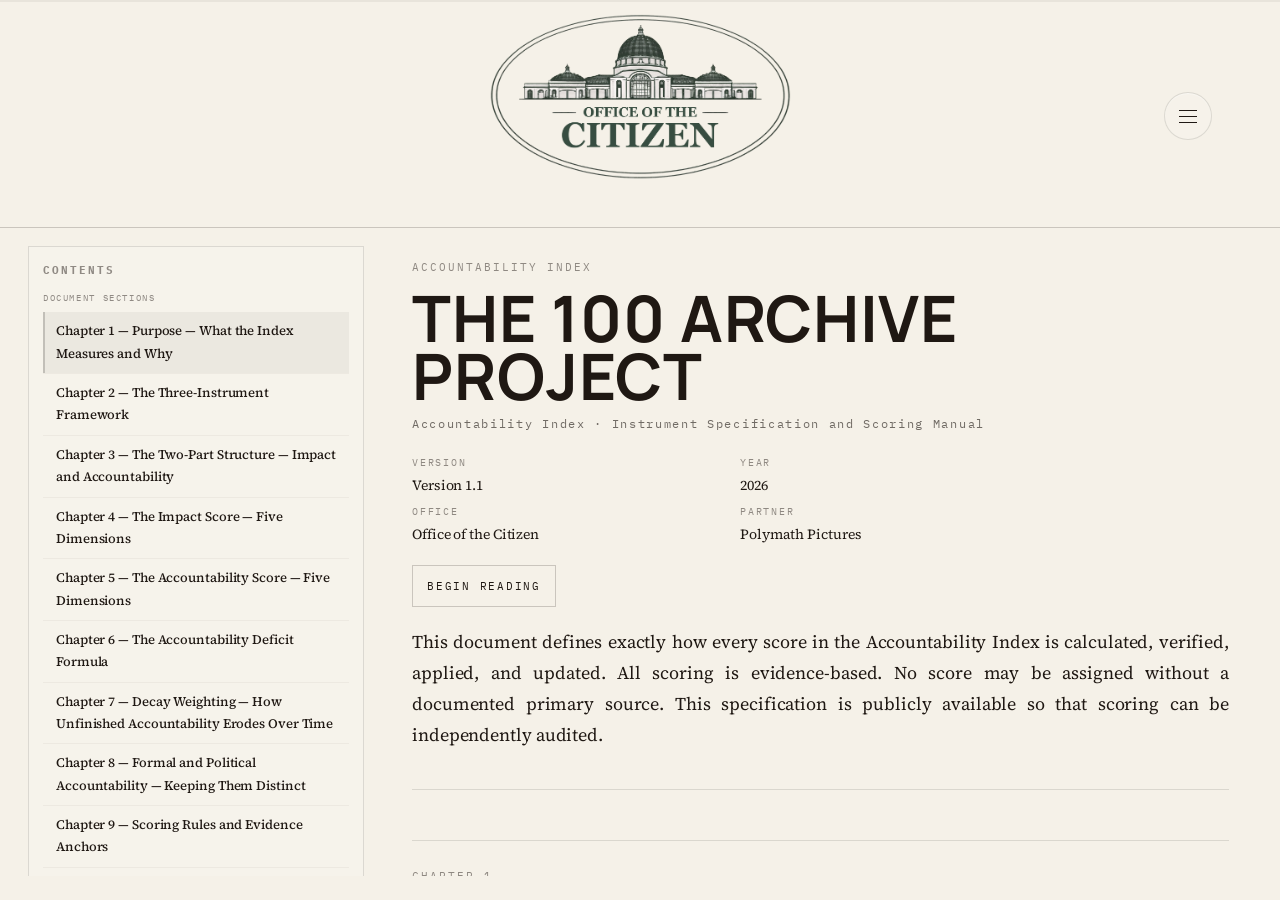
<file: archive/accountability-index/index.html>
<!DOCTYPE html>
<html lang="en">
<head>
  <meta charset="UTF-8">
  <meta name="viewport" content="width=device-width, initial-scale=1.0">
  <title>Accountability Index | Office of the Citizen</title>
  <meta
    name="description"
    content="Full instrument specification and scoring manual for the Accountability Index."
  >
  <link rel="stylesheet" href="/archive/assets/archive-doc.css">
</head>
<body>
  <div class="progress" aria-hidden="true"><span id="progressBar"></span></div>
  <div class="shell">
    <header class="site-header">
      <a class="wordmark" href="/" aria-label="Office of the Citizen homepage">
        <img src="/officeofthecitizen-logo.png" alt="Office of the Citizen">
      </a>
      <div class="menu" data-menu>
        <button class="menu-button" type="button" aria-label="Open navigation" aria-expanded="false" aria-controls="site-menu">
          <span class="menu-icon" aria-hidden="true"></span>
        </button>
        <nav class="menu-panel" id="site-menu" aria-label="Site">
          <a href="/">Home</a>
          <a href="/archive/">Archive</a>
          <a href="/archive/methodology/">Methodology</a>
          <a href="/archive/accountability-index/" aria-current="page">Accountability Index</a>
          <a href="/archive/governance-diagnostics/">Governance Diagnostics</a>
          <a href="/policy/electricity/">Policy</a>
          <a href="/constitution/">Constitution</a>
          <a href="/projects/">Projects</a>
          <a href="/about/">About</a>
        </nav>
      </div>
    </header>

    <div class="page-scroll">
      <div class="grid">
        <aside class="sidebar" aria-label="Section navigation">
          <div class="toc-card">
            <h2>Contents</h2>
            <div class="toc-group">
              <div class="toc-group-label">Document Sections</div>
              <ul class="toc-list toc-main">
                <li><a href="#chapter-1-purpose-what-the-index-measures-and-why"><span>Chapter 1 — Purpose — What the Index Measures and Why</span></a></li>
                <li><a href="#chapter-2-the-three-instrument-framework"><span>Chapter 2 — The Three-Instrument Framework</span></a></li>
                <li><a href="#chapter-3-the-two-part-structure-impact-and-accountability"><span>Chapter 3 — The Two-Part Structure — Impact and Accountability</span></a></li>
                <li><a href="#chapter-4-the-impact-score-five-dimensions"><span>Chapter 4 — The Impact Score — Five Dimensions</span></a></li>
                <li><a href="#chapter-5-the-accountability-score-five-dimensions"><span>Chapter 5 — The Accountability Score — Five Dimensions</span></a></li>
                <li><a href="#chapter-6-the-accountability-deficit-formula"><span>Chapter 6 — The Accountability Deficit Formula</span></a></li>
                <li><a href="#chapter-7-decay-weighting-how-unfinished-accountability-erodes-over-time"><span>Chapter 7 — Decay Weighting — How Unfinished Accountability Erodes Over Time</span></a></li>
                <li><a href="#chapter-8-formal-and-political-accountability-keeping-them-distinct"><span>Chapter 8 — Formal and Political Accountability — Keeping Them Distinct</span></a></li>
                <li><a href="#chapter-9-scoring-rules-and-evidence-anchors"><span>Chapter 9 — Scoring Rules and Evidence Anchors</span></a></li>
                <li><a href="#chapter-10-the-visual-accountability-profile"><span>Chapter 10 — The Visual Accountability Profile</span></a></li>
                <li><a href="#chapter-11-scoring-workflow-how-a-case-receives-its-index-score"><span>Chapter 11 — Scoring Workflow — How a Case Receives Its Index Score</span></a></li>
                <li><a href="#chapter-12-updating-index-scores-as-cases-evolve"><span>Chapter 12 — Updating Index Scores as Cases Evolve</span></a></li>
                <li><a href="#chapter-13-system-level-aggregation-from-case-scores-to-institutional-profiles"><span>Chapter 13 — System-Level Aggregation — From Case Scores to Institutional Profiles</span></a></li>
                <li><a href="#chapter-14-the-nigeria-accountability-index-report"><span>Chapter 14 — The Nigeria Accountability Index Report</span></a></li>
                <li><a href="#chapter-15-bias-controls-specific-to-the-index"><span>Chapter 15 — Bias Controls Specific to the Index</span></a></li>
                <li><a href="#chapter-16-what-cannot-be-changed-without-full-editorial-board-vote"><span>Chapter 16 — What Cannot Be Changed Without Full Editorial Board Vote</span></a></li>
              </ul>
            </div>
          </div>
        </aside>

        <main class="main">
          <header class="hero" id="hero-overview">
            <div class="kicker">Accountability Index</div>
            <h1 class="title">
              <span class="title-main">THE 100 ARCHIVE PROJECT</span>
            </h1>
            <div class="hero-subdeck">
              <p class="subtitle">Accountability Index · Instrument Specification and Scoring Manual</p>
            </div>
            <div class="meta" aria-label="Document metadata">
              <dl><dt>Version</dt><dd>Version 1.1</dd></dl>
              <dl><dt>Year</dt><dd>2026</dd></dl>
              <dl><dt>Office</dt><dd>Office of the Citizen</dd></dl>
              <dl><dt>Partner</dt><dd>Polymath Pictures</dd></dl>
            </div>
            <div class="download-bar">
              <a class="button secondary" href="#chapter-1-purpose-what-the-index-measures-and-why">Begin Reading</a>
            </div>
            <p class="doc-p" style="margin-top:20px;">This document defines exactly how every score in the Accountability Index is calculated, verified, applied, and updated. All scoring is evidence-based. No score may be assigned without a documented primary source. This specification is publicly available so that scoring can be independently audited.</p>
          </header>

          <section class="section" id="chapter-1-purpose-what-the-index-measures-and-why">
            <div class="note">Chapter 1</div>
            <h2 class="doc-h2">Purpose — What the Index Measures and Why</h2>
            <p class="section-subtitle">The governance question Nigerian analysis has never systematically answered</p>
            <h3 class="doc-h3" id="1-1-1-the-question">1.1  The Question</h3>
<p class="doc-p">Nigerian governance analysis is rich in documentation of what went wrong. It is almost entirely silent on a second question that is more diagnostic: when something went wrong, how did the system respond?</p>
<p class="doc-p">A country with many serious failures and strong accountability responses is a democracy under stress — institutions are being tested and they are working. A country with moderate failures and near-zero accountability responses is a democracy in structural decline — the failures are not the primary problem; the system's inability to hold itself accountable is. These two countries look identical if you measure only events. They look very different if you measure the gap between the severity of events and the quality of the response.</p>
<p class="doc-p">That gap is the Accountability Deficit. The Index exists to measure it, case by case, institution by institution, sector by sector, year by year.</p>
<div class="callout"><p>PRINCIPLE</p>
<p>The Index does not measure corruption. It measures accountability failure — the systematic gap between how serious a governance failure was and how seriously the system treated it. These are related but distinct. Corruption is one cause of governance failure. Weak accountability is what allows it to persist.</p></div>
<h3 class="doc-h3" id="1-1-2-why-this-has-not-been-done-before">1.2  Why This Has Not Been Done Before</h3>
<p class="doc-p">Existing governance indices — Transparency International's Corruption Perceptions Index, the Ibrahim Index of African Governance, the World Bank's Governance Indicators — share a structural limitation: they measure perceptions or aggregate statistics, not documented incidents with evidence trails. They tell you something is bad. They cannot tell you exactly where the accountability system broke down, or which institutions within the same country perform better or worse.</p>
<p class="doc-p">The Archive's Index is different in two ways. First, every score is anchored to a specific documented case with a primary source evidence trail — not to a survey of expert perceptions. Second, the Index measures the response to each event separately from the severity of the event, producing a diagnostic decomposition that perception-based indices cannot generate.</p>
<p class="doc-p">This is the methodological contribution the governance field has needed: an incident-based, evidence-grounded, publicly auditable accountability index. It will take longer to build than a perception index. It will be harder to produce. It will be more credible and more useful.</p>
<h3 class="doc-h3" id="1-1-3-what-the-index-is-not">1.3  What the Index Is Not</h3>
<ul class="doc-list">
<li>A corruption measure — corruption is one cause of accountability failure, not its synonym</li>
<li>A ranking of Nigerian states or institutions by goodness or badness — it is a diagnostic tool, not a league table</li>
<li>A tool for political attack — entries that produce high accountability deficits must pass the same four-stage editorial review as all Archive entries</li>
<li>A real-time monitoring system — scores are assigned at publication and updated as cases evolve; they reflect documented evidence, not live tracking</li>
</ul>
          </section>
          <section class="section" id="chapter-2-the-three-instrument-framework">
            <div class="note">Chapter 2</div>
            <h2 class="doc-h2">The Three-Instrument Framework</h2>
            <p class="section-subtitle">How the Index relates to the CIS and the Case Qualification Threshold</p>
            <h3 class="doc-h3" id="2-2-1-three-instruments-three-jobs">2.1  Three Instruments, Three Jobs</h3>
<p class="doc-p">The Archive uses three scoring instruments. Each operates at a different moment in the case lifecycle and answers a different question. None replaces the others.</p>
<div class="table-wrap"><table class="doc-table"><thead><tr>
<th>
<p>Instrument</p>
</th>
<th>
<p>Applied When</p>
</th>
<th>
<p>Answers</p>
</th>
<th>
<p>Used For</p>
</th>
</tr></thead>
<tbody>

<tr>
<td>
<p>Case Qualification Threshold</p>
</td>
<td>
<p>At intake — before research begins</p>
</td>
<td>
<p>Should this be an Archive case at all?</p>
</td>
<td>
<p>Binary gate: accept or reject</p>
</td>
</tr>
<tr>
<td>
<p>Case Importance Score (CIS)</p>
</td>
<td>
<p>At intake — after threshold passed</p>
</td>
<td>
<p>How important is this case relative to others?</p>
</td>
<td>
<p>Publication priority; slot allocation; Annual Report weighting</p>
</td>
</tr>
<tr>
<td>
<p>Accountability Index</p>
</td>
<td>
<p>At publication; updated as cases evolve</p>
</td>
<td>
<p>What does this case reveal about the system's accountability performance?</p>
</td>
<td>
<p>Institutional profiling; sector analysis; geographic analysis; Annual Index Report</p>
</td>
</tr>
</tbody>
</table></div>
<p class="doc-p">The CIS and the Accountability Index are sometimes confused because both are numerical scores applied to Archive cases. The difference is fundamental: the CIS measures the civic importance of the event at the moment it enters the Archive. The Accountability Index measures the system's accountability performance in response to that event, which takes shape over months and years as investigations are opened, findings released, prosecutions commenced or abandoned, and reforms enacted or shelved.</p>
<h3 class="doc-h3" id="2-2-2-why-the-index-is-applied-at-publication-not-at-intake">2.2  Why the Index Is Applied at Publication, Not at Intake</h3>
<p class="doc-p">A case that enters the Archive in January may have a complete Impact Score at intake — the harm occurred, its scale is documentable. But the Accountability Score cannot be complete at intake because accountability responses take time. The investigation has not yet been opened. The EFCC has not yet acted. The National Assembly committee has not yet reported.</p>
<p class="doc-p">Applying the Accountability Score at intake would produce systematically distorted data: recent cases would always show high accountability deficits simply because not enough time has elapsed for accountability responses to occur. Historical cases would show lower deficits because some accountability responses have already occurred, even if inadequate. Applying the Index at publication — after the right-of-reply process and after the case has been fully researched — and then updating it as cases evolve, removes this temporal distortion.</p>
          </section>
          <section class="section" id="chapter-3-the-two-part-structure-impact-and-accountability">
            <div class="note">Chapter 3</div>
            <h2 class="doc-h2">The Two-Part Structure — Impact and Accountability</h2>
            <h3 class="doc-h3" id="3-3-1-the-fundamental-distinction">3.1  The Fundamental Distinction</h3>
<p class="doc-p">Every case produces two scores that are calculated separately, reported separately, and then combined to produce the Accountability Deficit.</p>
<div class="table-wrap"><table class="doc-table">
<tbody>
<tr>
<td>
<p>IMPACT SCORE</p>
<p>How serious was the event?</p>
<p>5 dimensions  ·  Max score: 25</p>
</td>
<td>
<p>−</p>
</td>
<td>
<p>ACCOUNTABILITY SCORE</p>
<p>How well did the system respond?</p>
<p>5 dimensions  ·  Max score: 25</p>
</td>
</tr>
</tbody>
</table></div>
<p class="doc-p">= ACCOUNTABILITY DEFICIT  (Impact Score − Accountability Score)</p>
<h3 class="doc-h3" id="3-3-2-why-separate-reporting-matters">3.2  Why Separate Reporting Matters</h3>
<p class="doc-p">The deficit score tells you that accountability failed. The separate scores tell you why. An Impact Score of 22 with an Accountability Score of 2 tells a different story from an Impact Score of 10 with an Accountability Score of 0 — even if both produce a deficit of 20. The first is a catastrophic event with minimal response. The second is a moderate event the system entirely ignored. These require different policy responses and tell different stories about institutional behaviour.</p>
<p class="doc-p">The separate scores also enable the most important analysis the Index can produce: within the Accountability Score, which dimension consistently fails? If ten cases in the Procurement sector all score well on Investigation and zero on Consequences, the diagnosis is precise — procurement failures are investigated, and then nothing happens. That is not a problem of investigation capacity. It is a problem of political will to prosecute. Separate dimension reporting makes that visible. A single aggregate score cannot.</p>
          </section>
          <section class="section" id="chapter-4-the-impact-score-five-dimensions">
            <div class="note">Chapter 4</div>
            <h2 class="doc-h2">The Impact Score — Five Dimensions</h2>
            <p class="section-subtitle">Measuring how serious the event was</p>
            <h3 class="doc-h3" id="4-4-1-overview">4.1  Overview</h3>
<p class="doc-p">The Impact Score has five dimensions, each scored 0–5. Maximum possible Impact Score: 25. The score is assigned by the Research Director at the time of publication and confirmed by the Editorial Lead. All scores must be anchored to a specific primary source cited in the Research File.</p>
<h4 class="doc-h4">Dimension 1 — Human Impact  (0–5)</h4>
<p class="doc-p">Measures the direct physical, health, or livelihood harm to people caused by the documented failure.</p>
<div class="table-wrap"><table class="doc-table"><thead><tr>
<th>
<p>Score</p>
</th>
<th>
<p>Evidence Anchor — What Primary Source Evidence Is Required</p>
</th>
</tr></thead>
<tbody>

<tr>
<td>
<p>0</p>
</td>
<td>
<p>No documented harm</p>
</td>
<td>
<p>No harm</p>
<p>No documented physical, health, or livelihood impact found in primary sources</p>
</td>
</tr>
<tr>
<td>
<p>1</p>
</td>
<td>
<p>Limited harm</p>
</td>
<td>
<p>1–2</p>
<p>Documented harm to fewer than 10 individuals or minor disruption to community services</p>
</td>
</tr>
<tr>
<td>
<p>2</p>
</td>
<td>
<p>Moderate harm</p>
</td>
<td>
<p>3–4</p>
<p>Documented harm to a defined community, or significant disruption to essential services for a limited population; fewer than 10,000 people directly affected</p>
</td>
</tr>
<tr>
<td>
<p>3</p>
</td>
<td>
<p>Significant harm</p>
</td>
<td>
<p>—</p>
<p>Documented harm to tens of thousands of people, or sustained denial of essential services (healthcare, education, water, power) to a defined population for a documented period</p>
</td>
</tr>
<tr>
<td>
<p>4</p>
</td>
<td>
<p>Severe harm</p>
</td>
<td>
<p>—</p>
<p>Documented deaths (1–10) attributable to the governance failure, or documented mass displacement or systematic rights violations affecting a large population</p>
</td>
</tr>
<tr>
<td>
<p>5</p>
</td>
<td>
<p>Critical harm</p>
</td>
<td>
<p>—</p>
<p>Documented deaths of more than 10 people attributable to the failure, or mass casualty event, or systematic harm affecting hundreds of thousands</p>
</td>
</tr>
</tbody>
</table></div>
<h4 class="doc-h4">Dimension 2 — Financial Impact  (0–5)</h4>
<p class="doc-p">Measures the documented loss of public funds, economic damage to public resources, or value of public goods denied.</p>
<div class="table-wrap"><table class="doc-table"><thead><tr>
<th>
<p>Score</p>
</th>
<th>
<p>Evidence Anchor</p>
</th>
</tr></thead>
<tbody>

<tr>
<td>
<p>0</p>
</td>
<td>
<p>No documented financial impact</p>
</td>
<td>
<p>None</p>
<p>No documented public financial loss</p>
</td>
</tr>
<tr>
<td>
<p>1</p>
</td>
<td>
<p>Under NGN 100 million</p>
</td>
<td>
<p>Documented in audit or contract record</p>
<p>Public funds lost or misapplied below NGN 100 million, evidenced by primary source</p>
</td>
</tr>
<tr>
<td>
<p>2</p>
</td>
<td>
<p>NGN 100m – NGN 1 billion</p>
</td>
<td>
<p>Documented in audit or contract record</p>
<p>Public financial impact in this range</p>
</td>
</tr>
<tr>
<td>
<p>3</p>
</td>
<td>
<p>NGN 1 billion – NGN 10 billion</p>
</td>
<td>
<p>Auditor-General or EFCC finding</p>
<p>Public financial impact in this range; must be sourced to primary financial document</p>
</td>
</tr>
<tr>
<td>
<p>4</p>
</td>
<td>
<p>NGN 10 billion – NGN 100 billion</p>
</td>
<td>
<p>Auditor-General, NEITI, or court judgment</p>
<p>Public financial impact in this range</p>
</td>
</tr>
<tr>
<td>
<p>5</p>
</td>
<td>
<p>Above NGN 100 billion</p>
</td>
<td>
<p>Primary financial document required</p>
<p>Documented public financial impact above NGN 100 billion; NNPC, sovereign fund, or equivalent scale</p>
</td>
</tr>
</tbody>
</table></div>
<div class="callout"><p>IMPORTANT</p>
<p>Financial Impact scores must be anchored to a specific primary source stating the financial figure: an Auditor-General report, a court judgment, a NEITI disclosure, a contract award value. A journalist's estimate of financial loss, however credible, is not sufficient. If no primary source states the financial figure, the score is 0 on this dimension and the Best Missing Document field in the Research File must record what primary source would establish it.</p></div>
<h4 class="doc-h4">Dimension 3 — Institutional Impact  (0–5)</h4>
<p class="doc-p">Measures how deeply the event damages the functional capacity or structural integrity of public institutions — independent of its human or financial cost.</p>
<div class="table-wrap"><table class="doc-table"><thead><tr>
<th>
<p>Score</p>
</th>
<th>
<p>Evidence Anchor</p>
</th>
</tr></thead>
<tbody>

<tr>
<td>
<p>0</p>
</td>
<td>
<p>No documented institutional damage</p>
</td>
<td>
<p>None</p>
<p>The failure was operational; no evidence it damaged institutional capacity or structure</p>
</td>
</tr>
<tr>
<td>
<p>1</p>
</td>
<td>
<p>LGA or local institutional disruption</p>
</td>
<td>
<p>Documented local effect</p>
<p>Documented damage limited to a single local government institution or local service delivery system</p>
</td>
</tr>
<tr>
<td>
<p>2</p>
</td>
<td>
<p>State institutional failure</p>
</td>
<td>
<p>State audit or court record</p>
<p>Documented failure affecting a state-level institution's capacity; state agency rendered non-functional for a period</p>
</td>
</tr>
<tr>
<td>
<p>3</p>
</td>
<td>
<p>National institutional failure</p>
</td>
<td>
<p>Federal audit, National Assembly record</p>
<p>A federal institution's capacity is documented as significantly impaired for a sustained period</p>
</td>
</tr>
<tr>
<td>
<p>4</p>
</td>
<td>
<p>Multi-institutional failure</p>
</td>
<td>
<p>Primary sources across multiple institutions</p>
<p>Two or more federal institutions simultaneously impaired; documented cascade of institutional failures</p>
</td>
</tr>
<tr>
<td>
<p>5</p>
</td>
<td>
<p>Constitutional or systemic breakdown</p>
</td>
<td>
<p>Court judgment or constitutional record</p>
<p>The failure reaches constitutional level — electoral system integrity, judicial independence, or separation of powers demonstrably compromised by primary source evidence</p>
</td>
</tr>
</tbody>
</table></div>
<h4 class="doc-h4">Dimension 4 — Democratic Impact  (0–5)</h4>
<p class="doc-p">Measures the damage the event causes to democratic norms, processes, and rights — the accountability mechanisms that citizens use to exercise oversight over government.</p>
<div class="table-wrap"><table class="doc-table"><thead><tr>
<th>
<p>Score</p>
</th>
<th>
<p>Evidence Anchor</p>
</th>
</tr></thead>
<tbody>

<tr>
<td>
<p>0</p>
</td>
<td>
<p>No democratic dimension</p>
</td>
<td>
<p>None</p>
<p>The failure does not impair any democratic right, process, or oversight mechanism</p>
</td>
</tr>
<tr>
<td>
<p>1</p>
</td>
<td>
<p>Minor impairment</p>
</td>
<td>
<p>Documented in official record</p>
<p>A democratic right or process is affected at local level or in a limited and reversible way</p>
</td>
</tr>
<tr>
<td>
<p>2</p>
</td>
<td>
<p>Significant impairment of a specific right</p>
</td>
<td>
<p>Primary source — court record, INEC document</p>
<p>A documented civil right, electoral right, or press freedom violation affecting an identified group</p>
</td>
</tr>
<tr>
<td>
<p>3</p>
</td>
<td>
<p>Systemic impairment of a democratic process</p>
</td>
<td>
<p>Court judgment or National Assembly record</p>
<p>A democratic process — electoral administration, judicial review, legislative oversight — is documented as systematically impaired</p>
</td>
</tr>
<tr>
<td>
<p>4</p>
</td>
<td>
<p>Undermines a key democratic institution</p>
</td>
<td>
<p>Primary constitutional or legal source</p>
<p>Judicial independence, electoral integrity, or legislative authority is demonstrably damaged</p>
</td>
</tr>
<tr>
<td>
<p>5</p>
</td>
<td>
<p>Fundamental democratic failure</p>
</td>
<td>
<p>Supreme Court judgment or constitutional record</p>
<p>A core democratic right is denied at scale, or an institution's democratic mandate is demonstrably nullified</p>
</td>
</tr>
</tbody>
</table></div>
<h4 class="doc-h4">Dimension 5 — Public Trust Impact  (0–5)</h4>
<p class="doc-p">Measures the event's damage to citizen confidence in state institutions, assessed by the nature of the institution involved and the type of violation. This dimension is unique: trust damage is often disproportionate to financial or human impact. A judicial corruption finding of modest scale may do more trust damage than a large procurement failure because it strikes at the institution citizens depend on to hold other institutions accountable.</p>
<div class="table-wrap"><table class="doc-table"><thead><tr>
<th>
<p>Score</p>
</th>
<th>
<p>Evidence Anchor</p>
</th>
</tr></thead>
<tbody>

<tr>
<td>
<p>0</p>
</td>
<td>
<p>No significant trust dimension</p>
</td>
<td>
<p>None</p>
<p>The failure does not involve an institution whose integrity is foundational to public trust</p>
</td>
</tr>
<tr>
<td>
<p>1</p>
</td>
<td>
<p>Minor trust effect</p>
</td>
<td>
<p>Documented in credible secondary source</p>
<p>A service delivery failure that disappoints but does not fundamentally shake institutional confidence</p>
</td>
</tr>
<tr>
<td>
<p>2</p>
</td>
<td>
<p>Moderate trust damage</p>
</td>
<td>
<p>Documented institutional conduct record</p>
<p>Misconduct by a public official in a trust-sensitive role: a health regulator approving dangerous drugs, a licensing authority taking bribes</p>
</td>
</tr>
<tr>
<td>
<p>3</p>
</td>
<td>
<p>Significant trust damage</p>
</td>
<td>
<p>Primary source — official conduct record or court record</p>
<p>Misconduct by a senior official of a trust-critical institution; documented cover-up or institutional denial of documented facts</p>
</td>
</tr>
<tr>
<td>
<p>4</p>
</td>
<td>
<p>Severe trust damage</p>
</td>
<td>
<p>Court record or major institutional finding</p>
<p>Judicial misconduct, electoral manipulation, or systematic police brutality evidenced to court or official inquiry standard</p>
</td>
</tr>
<tr>
<td>
<p>5</p>
</td>
<td>
<p>Critical trust damage</p>
</td>
<td>
<p>Court judgment or equivalent primary source</p>
<p>Misconduct at the apex of a trust-critical institution: Supreme Court, office of the President, INEC at national level, Central Bank</p>
</td>
</tr>
</tbody>
</table></div>
<div class="callout"><p>PRINCIPLE</p>
<p>Public Trust Impact is scored on the institution's role and the nature of the violation, not on measured public sentiment. The Archive does not conduct polling. Trust damage is assessed by asking: would a reasonable citizen, upon reading the primary source evidence of what occurred, lose confidence in this institution's ability to perform its constitutional function? The answer determines the score.</p></div>
          </section>
          <section class="section" id="chapter-5-the-accountability-score-five-dimensions">
            <div class="note">Chapter 5</div>
            <h2 class="doc-h2">The Accountability Score — Five Dimensions</h2>
            <p class="section-subtitle">Measuring how well the system responded</p>
            <h3 class="doc-h3" id="5-5-1-overview">5.1  Overview</h3>
<p class="doc-p">The Accountability Score has five dimensions, each scored 0–5. Maximum possible Accountability Score: 25. The score is assigned at publication. It is the only score in the Index that is routinely updated as cases evolve — because accountability responses unfold over time. All scores must be anchored to primary source evidence of documented institutional action or inaction.</p>
<div class="callout"><p>PRINCIPLE</p>
<p>The absence of action is itself a documentable fact. A score of 0 on any Accountability dimension is not an editorial judgment that the system failed — it is a documented finding that no primary source evidence of the relevant institutional action exists. The distinction matters legally and credibly.</p></div>
<h4 class="doc-h4">Dimension A1 — Investigation  (0–5)</h4>
<p class="doc-p">Measures whether and how seriously the relevant institution investigated the documented failure.</p>
<div class="table-wrap"><table class="doc-table"><thead><tr>
<th>
<p>Score</p>
</th>
<th>
<p>Evidence Anchor</p>
</th>
</tr></thead>
<tbody>

<tr>
<td>
<p>0</p>
</td>
<td>
<p>No investigation</p>
</td>
<td>
<p>None</p>
<p>No primary source evidence that any official investigation was opened</p>
</td>
</tr>
<tr>
<td>
<p>1</p>
</td>
<td>
<p>Investigation announced</p>
</td>
<td>
<p>Official press release or government statement</p>
<p>A formal investigation was announced by an official with authority to open one; no further progress documented</p>
</td>
</tr>
<tr>
<td>
<p>2</p>
</td>
<td>
<p>Investigation commenced</p>
</td>
<td>
<p>Official appointment of investigative body or committee</p>
<p>An investigative body was formally constituted with named members and a documented mandate</p>
</td>
</tr>
<tr>
<td>
<p>3</p>
</td>
<td>
<p>Investigation active with interim findings</p>
</td>
<td>
<p>Published interim report or documented evidence gathering</p>
<p>The investigation is documented as active; interim findings or documented evidence-gathering on record</p>
</td>
</tr>
<tr>
<td>
<p>4</p>
</td>
<td>
<p>Investigation concluded with published findings</p>
</td>
<td>
<p>Published final report</p>
<p>A formal investigation report was published; findings are on record; recommendations stated</p>
</td>
</tr>
<tr>
<td>
<p>5</p>
</td>
<td>
<p>Independent investigation with published findings</p>
</td>
<td>
<p>Published report from body independent of investigated institution</p>
<p>An investigation by a body independent of the institution under scrutiny concluded with public findings</p>
</td>
</tr>
</tbody>
</table></div>
<h4 class="doc-h4">Dimension A2 — Transparency  (0–5)</h4>
<p class="doc-p">Measures whether findings, evidence, and accountability processes were made available to the public.</p>
<div class="table-wrap"><table class="doc-table"><thead><tr>
<th>
<p>Score</p>
</th>
<th>
<p>Evidence Anchor</p>
</th>
</tr></thead>
<tbody>

<tr>
<td>
<p>0</p>
</td>
<td>
<p>Fully opaque</p>
</td>
<td>
<p>None</p>
<p>No documents, findings, or information about the accountability process were made public</p>
</td>
</tr>
<tr>
<td>
<p>1</p>
</td>
<td>
<p>Minimal disclosure</p>
</td>
<td>
<p>Press release only</p>
<p>Only a government press release or brief statement was made public; no underlying evidence</p>
</td>
</tr>
<tr>
<td>
<p>2</p>
</td>
<td>
<p>Partial disclosure</p>
</td>
<td>
<p>Published summary or official statement</p>
<p>A summary of findings was published, but the underlying evidence or full report was not released</p>
</td>
</tr>
<tr>
<td>
<p>3</p>
</td>
<td>
<p>Substantial disclosure</p>
</td>
<td>
<p>Published report with methodology</p>
<p>A substantial report was published including methodology, evidence basis, and findings; some documents withheld</p>
</td>
</tr>
<tr>
<td>
<p>4</p>
</td>
<td>
<p>Full disclosure</p>
</td>
<td>
<p>Published full report and supporting documents</p>
<p>The full report and its supporting documents were published and are publicly accessible</p>
</td>
</tr>
<tr>
<td>
<p>5</p>
</td>
<td>
<p>Proactive full disclosure</p>
</td>
<td>
<p>Published full report, documents, and implementation tracking</p>
<p>Full report, documents, and ongoing implementation tracking all publicly available; institution proactively discloses</p>
</td>
</tr>
</tbody>
</table></div>
<h4 class="doc-h4">Dimension A3 — Consequences  (0–5)</h4>
<p class="doc-p">Measures whether identified responsible parties faced documented consequences proportionate to the severity of the failure.</p>
<div class="table-wrap"><table class="doc-table"><thead><tr>
<th>
<p>Score</p>
</th>
<th>
<p>Evidence Anchor</p>
</th>
</tr></thead>
<tbody>

<tr>
<td>
<p>0</p>
</td>
<td>
<p>No consequences</p>
</td>
<td>
<p>None</p>
<p>No primary source evidence of any action against any responsible party</p>
</td>
</tr>
<tr>
<td>
<p>1</p>
</td>
<td>
<p>Informal action</p>
</td>
<td>
<p>Official communication or media report citing named official</p>
<p>Named responsible party redeployed, transferred, or removed from post without formal proceedings</p>
</td>
</tr>
<tr>
<td>
<p>2</p>
</td>
<td>
<p>Formal administrative action</p>
</td>
<td>
<p>Official disciplinary record</p>
<p>Named responsible party subjected to documented formal disciplinary process — query, sanction, or formal reprimand</p>
</td>
</tr>
<tr>
<td>
<p>3</p>
</td>
<td>
<p>Suspension or dismissal</p>
</td>
<td>
<p>Official personnel action record</p>
<p>Named responsible party formally suspended or dismissed from public office following documented process</p>
</td>
</tr>
<tr>
<td>
<p>4</p>
</td>
<td>
<p>Prosecution commenced</p>
</td>
<td>
<p>Court record — charge sheet or arraignment</p>
<p>Named responsible party charged before a court of competent jurisdiction; proceedings commenced</p>
</td>
</tr>
<tr>
<td>
<p>5</p>
</td>
<td>
<p>Conviction and sentence</p>
</td>
<td>
<p>Court judgment</p>
<p>Named responsible party convicted by a court and sentenced; judgment on public record</p>
</td>
</tr>
</tbody>
</table></div>
<div class="callout"><p>IMPORTANT</p>
<p>The Consequences dimension measures formal institutional accountability only — what public bodies and courts did. Political accountability (officials voted out of office, parties losing elections as a consequence of the documented failure) is measured separately under Chapter 8. Do not conflate them. An official who loses an election as a consequence of a documented failure scores 0 on Consequences unless formal proceedings also occurred.</p></div>
<h4 class="doc-h4">Dimension A4 — Institutional Reform  (0–5)</h4>
<p class="doc-p">Measures whether the documented failure led to documented changes in policy, law, institutional practice, or structural design that reduce the likelihood of recurrence.</p>
<div class="table-wrap"><table class="doc-table"><thead><tr>
<th>
<p>Score</p>
</th>
<th>
<p>Evidence Anchor</p>
</th>
</tr></thead>
<tbody>

<tr>
<td>
<p>0</p>
</td>
<td>
<p>No reform</p>
</td>
<td>
<p>None</p>
<p>No primary source evidence of any policy, legal, or institutional change in response to the failure</p>
</td>
</tr>
<tr>
<td>
<p>1</p>
</td>
<td>
<p>Stated commitment to reform</p>
</td>
<td>
<p>Official statement or policy document</p>
<p>A public official or institution has stated an intention to reform; no documented implementation</p>
</td>
</tr>
<tr>
<td>
<p>2</p>
</td>
<td>
<p>Minor procedural reform</p>
</td>
<td>
<p>Official circular or administrative directive</p>
<p>A documented change to internal procedures or administrative guidelines, short of statutory change</p>
</td>
</tr>
<tr>
<td>
<p>3</p>
</td>
<td>
<p>Significant policy reform</p>
</td>
<td>
<p>Published policy document or regulatory change</p>
<p>A documented change to agency policy, regulatory framework, or procurement guidelines with implementation evidence</p>
</td>
</tr>
<tr>
<td>
<p>4</p>
</td>
<td>
<p>Statutory reform</p>
</td>
<td>
<p>Act of the National Assembly or State Assembly — official gazette</p>
<p>Legislation was enacted or amended in documented response to the failure; Federal or State Gazette reference required</p>
</td>
</tr>
<tr>
<td>
<p>5</p>
</td>
<td>
<p>Structural institutional reform</p>
</td>
<td>
<p>Statutory instrument and evidence of implementation</p>
<p>New oversight body created and staffed; fundamental restructuring of an institution's mandate or accountability architecture, with statutory basis and documented implementation</p>
</td>
</tr>
</tbody>
</table></div>
<div class="callout"><p>PRINCIPLE</p>
<p>Reform scores require two things: evidence that the reform was enacted, and evidence that it was implemented. A statute passed but never commenced does not score 4. An agency created but never funded or staffed does not score 5. The reform must exist in practice as well as on paper. If implementation evidence is not yet available, the score is held at one point below full value and updated when implementation is documented.</p></div>
<h4 class="doc-h4">Dimension A5 — Time to Response  (0–5)</h4>
<p class="doc-p">Measures the timeliness of accountability responses across all stages of the process. Unlike the other four dimensions, this dimension is not a single score — it is an average of the timeliness at each stage where an accountability response occurred.</p>
<div class="table-wrap"><table class="doc-table"><thead><tr>
<th>
<p>Stage</p>
</th>
<th>
<p>Weight</p>
</th>
<th>
<p>Scoring Rule</p>
</th>
</tr></thead>
<tbody>

<tr>
<td>
<p>Investigation opened after failure becomes publicly documented</p>
</td>
<td>
<p>1x</p>
</td>
<td>
<p>Within 3 months: 5 points. Within 1 year: 3 points. Within 3 years: 1 point. After 3 years or never: 0 points</p>
</td>
</tr>
<tr>
<td>
<p>Findings published after investigation concluded</p>
</td>
<td>
<p>1x</p>
</td>
<td>
<p>Within 3 months of conclusion: 5. Within 6 months: 3. Within 1 year: 1. After 1 year or never: 0</p>
</td>
</tr>
<tr>
<td>
<p>Consequences enacted after findings published</p>
</td>
<td>
<p>1.5x</p>
</td>
<td>
<p>Within 3 months of findings: 5. Within 1 year: 3. Within 3 years: 1. After 3 years or never: 0 (weighted higher — delay in consequences is most damaging to accountability)</p>
</td>
</tr>
<tr>
<td>
<p>Reform enacted after failure documented</p>
</td>
<td>
<p>1x</p>
</td>
<td>
<p>Within 1 year: 5. Within 3 years: 3. Within 5 years: 1. After 5 years or never: 0 (reform timescales are inherently longer; scoring reflects this)</p>
</td>
</tr>
</tbody>
</table></div>
<p class="doc-p">The Time to Response score is the weighted average of applicable stage scores, rounded to one decimal place. Stages that did not occur (because no investigation was opened, or because no consequences were enacted) are scored 0 and are weighted in the average. This means an accountability process that opened an investigation but never prosecuted anyone does not score well on Time to Response simply because the investigation was fast.</p>
<div class="table-wrap"><table class="doc-table">
<tbody>
<tr>
<td>
<p>WORKED EXAMPLE</p>
<p>Scenario:  A procurement failure was publicly documented in an Auditor-General report in January 2020. An EFCC investigation was announced in June 2020 (5 months — scores 3). Findings were published in March 2022 (21 months after investigation commenced — scores 1). No prosecution was commenced as of the date of publication (scores 0, weighted 1.5x). No reform enacted (scores 0).</p>
<p>Scoring:  Time to Response calculation: Stage 1 (investigation): 3 × 1x = 3. Stage 2 (findings): 1 × 1x = 1. Stage 3 (consequences): 0 × 1.5x = 0. Stage 4 (reform): 0 × 1x = 0. Total weight: 4.5. Weighted total: 4. Score: 4 ÷ 4.5 = 0.89, rounded to 1.0. Time to Response score: 1 out of 5.</p>
</td>
</tr>
</tbody>
</table></div>
          </section>
          <section class="section" id="chapter-6-the-accountability-deficit-formula">
            <div class="note">Chapter 6</div>
            <h2 class="doc-h2">The Accountability Deficit Formula</h2>
            <h3 class="doc-h3" id="6-6-1-the-formula">6.1  The Formula</h3>
<p class="doc-p">The Accountability Deficit is the primary output of the Index for each case. It is calculated as follows:</p>
<div class="table-wrap"><table class="doc-table">
<tbody>
<tr>
<td>
<p>Accountability Deficit  =  Impact Score  −  Accountability Score</p>
<p>Range: −25 (system exceeded accountability expectations) to +25 (complete accountability failure)</p>
</td>
</tr>
</tbody>
</table></div>
<h3 class="doc-h3" id="6-6-2-interpreting-the-deficit-score">6.2  Interpreting the Deficit Score</h3>
<div class="table-wrap"><table class="doc-table"><thead><tr>
<th>
<p>Deficit Range</p>
</th>
<th>
<p>Classification</p>
</th>
<th>
<p>Interpretation</p>
</th>
</tr></thead>
<tbody>

<tr>
<td>
<p>20 to 25</p>
</td>
<td>
<p>Critical Deficit</p>
</td>
<td>
<p>The system almost entirely failed to respond to a very serious event. Among the most severe accountability failures documentable.</p>
</td>
</tr>
<tr>
<td>
<p>15 to 19</p>
</td>
<td>
<p>Severe Deficit</p>
</td>
<td>
<p>Very serious event with minimal accountability response. Institutional failure is near-total.</p>
</td>
</tr>
<tr>
<td>
<p>10 to 14</p>
</td>
<td>
<p>High Deficit</p>
</td>
<td>
<p>Significant event with weak accountability response. Investigation may have occurred but consequences and reform are absent.</p>
</td>
</tr>
<tr>
<td>
<p>5 to 9</p>
</td>
<td>
<p>Moderate Deficit</p>
</td>
<td>
<p>Notable event with partial accountability response. Some institutional action occurred but was incomplete.</p>
</td>
</tr>
<tr>
<td>
<p>1 to 4</p>
</td>
<td>
<p>Low Deficit</p>
</td>
<td>
<p>Event was responded to with reasonable adequacy, though gaps remain.</p>
</td>
</tr>
<tr>
<td>
<p>0</p>
</td>
<td>
<p>Balanced</p>
</td>
<td>
<p>Impact and accountability response are in approximate balance.</p>
</td>
</tr>
<tr>
<td>
<p>−1 to −10</p>
</td>
<td>
<p>Accountability Surplus</p>
</td>
<td>
<p>The system responded more rigorously than the severity of the event strictly required. May indicate institutional overcorrection or disproportionate enforcement.</p>
</td>
</tr>
<tr>
<td>
<p>Below −10</p>
</td>
<td>
<p>Unusual Case</p>
</td>
<td>
<p>Requires Editorial Board review. May indicate that the initial Impact Score was too low, or that exceptional accountability occurred. Document the anomaly.</p>
</td>
</tr>
</tbody>
</table></div>
<h3 class="doc-h3" id="6-6-3-the-zero-impact-rule">6.3  The Zero-Impact Rule</h3>
<p class="doc-p">Where a case is documented primarily for its positive precedent value — a functioning accountability mechanism, a proactive audit, a successful prosecution initiated by the institution itself before harm occurred — the Impact Score may legitimately be 0 or very low. In such cases, the Accountability Score exceeds the Impact Score, producing a negative deficit (accountability surplus).</p>
<p class="doc-p">These cases are valuable and are published. They demonstrate that accountability can work. But they are reported separately in the Annual Index Report under the heading 'Positive Accountability Precedents' and are not included in deficit averaging calculations for sector or institutional analysis, since including them would mask accountability failures in the same sector or institution.</p>
<h3 class="doc-h3" id="6-6-4-the-floor-rule">6.4  The Floor Rule</h3>
<p class="doc-p">The Accountability Deficit is floored at −10 for reporting purposes. Scores below −10 are documented in the Research File and flagged for Editorial Board review, but are reported as −10 in aggregate statistics to prevent outlier cases from distorting sector or institutional averages. The actual calculated score is always visible on the individual case page.</p>
          </section>
          <section class="section" id="chapter-7-decay-weighting-how-unfinished-accountability-erodes-over-time">
            <div class="note">Chapter 7</div>
            <h2 class="doc-h2">Decay Weighting — How Unfinished Accountability Erodes Over Time</h2>
            <h3 class="doc-h3" id="7-7-1-the-problem-this-solves">7.1  The Problem This Solves</h3>
<p class="doc-p">An investigation opened is not an investigation completed. An investigation opened and abandoned three years later is, for practical purposes, no accountability at all — and the Archive's scoring must reflect that. Without decay weighting, a government that consistently opens investigations it never intends to conclude would accumulate accountability scores that do not reflect reality: the investigations score points, and the points remain even as the investigations quietly die.</p>
<p class="doc-p">Decay weighting applies a systematic reduction to accountability scores for process stages that were initiated but not concluded within a defined period. It is the Index's primary protection against gaming.</p>
<h3 class="doc-h3" id="7-7-2-the-decay-schedule">7.2  The Decay Schedule</h3>
<div class="table-wrap"><table class="doc-table"><thead><tr>
<th>
<p>Stage and Decay Trigger</p>
</th>
<th>
<p>Score Reduction Applied</p>
</th>
</tr></thead>
<tbody>

<tr>
<td>
<p>Investigation opened (A1 ≥ 1) but no findings published within 36 months of opening</p>
</td>
<td>
<p>A1 score reduced by 2 points. Documented in change log as 'Investigation Decay — 36 months elapsed without findings.'</p>
</td>
</tr>
<tr>
<td>
<p>Investigation opened (A1 ≥ 1) but no findings published within 60 months</p>
</td>
<td>
<p>A1 score reduced to 0. Documented as 'Investigation abandoned — 60 months elapsed without findings.'</p>
</td>
</tr>
<tr>
<td>
<p>Prosecution commenced (A3 ≥ 4) but no judgment within 60 months</p>
</td>
<td>
<p>A3 score reduced by 2 points. Documented as 'Prosecution stalled — 60 months without judgment.'</p>
</td>
</tr>
<tr>
<td>
<p>Reform enacted (A4 ≥ 2) but no implementation evidence within 24 months</p>
</td>
<td>
<p>A4 score reduced by 1 point. Documented as 'Reform unenforced — implementation not evidenced after 24 months.'</p>
</td>
</tr>
<tr>
<td>
<p>Reform enacted (A4 ≥ 4) but implementation body dissolved or defunded within 36 months</p>
</td>
<td>
<p>A4 score reduced by 2 points. Documented as 'Reform reversed.'</p>
</td>
</tr>
</tbody>
</table></div>
<p class="doc-p">Decay events are documented in the case's change log with the date applied and the primary source evidence triggering the decay (for example, a 36-month anniversary with no published findings on record). Decay is not applied automatically — it requires a Research Director review and a change log entry.</p>
<h3 class="doc-h3" id="7-7-3-decay-is-not-irreversible">7.3  Decay Is Not Irreversible</h3>
<p class="doc-p">If an investigation that triggered decay subsequently produces findings, the decay is reversed and the score is updated upward. The change log records both the decay and the reversal. This means the Index rewards belated accountability — but records the delay through the Time to Response dimension, which will already reflect that the process was slow.</p>
          </section>
          <section class="section" id="chapter-8-formal-and-political-accountability-keeping-them-distinct">
            <div class="note">Chapter 8</div>
            <h2 class="doc-h2">Formal and Political Accountability — Keeping Them Distinct</h2>
            <h3 class="doc-h3" id="8-8-1-why-the-distinction-matters">8.1  Why the Distinction Matters</h3>
<p class="doc-p">The Accountability Score, as defined in Chapter 5, measures formal institutional accountability: investigations by official bodies, prosecutions by courts, reforms enacted by legislatures or agencies. It does not measure political accountability — officials voted out of office, parties losing elections, officials resigning under public pressure.</p>
<p class="doc-p">This distinction is maintained because the two forms of accountability are conceptually distinct and empirically different in Nigeria's political history. Conflating them produces distorted scores. If political accountability counted as Consequences, an official whose party lost the next election after a documented governance failure would score identically to an official who was convicted by a court. These are not the same accountability outcomes.</p>
<h3 class="doc-h3" id="8-8-2-how-political-accountability-is-documented">8.2  How Political Accountability Is Documented</h3>
<p class="doc-p">Political accountability is documented in Archive cases — but in a dedicated field, not in the Accountability Score. Every case that involves named responsible parties who subsequently faced elections, party disciplinary processes, or public resignation includes a Political Accountability Note in the case template. This note records:</p>
<ul class="doc-list">
<li>Whether any named responsible party lost an elected office in an election where the documented failure was a documented public issue</li>
<li>Whether any named responsible party was subject to party disciplinary action in documented connection with the failure</li>
<li>Whether any named responsible party resigned from public office in documented connection with the failure</li>
</ul>
<p class="doc-p">These events are visible on the case page and are included in the Annual Index Report as a separate analysis. But they do not contribute to the Accountability Score used in deficit calculations.</p>
<h3 class="doc-h3" id="8-8-3-when-political-accountability-substitutes-for-formal-accountability">8.3  When Political Accountability Substitutes for Formal Accountability</h3>
<p class="doc-p">One of the most important findings the Annual Index Report can produce is the pattern of cases where political accountability occurred but formal accountability did not. An official is voted out but not prosecuted. A party loses an election over a documented failure but no institutional reform follows. These patterns reveal something precise about how Nigerian accountability works: the political system can remove people, but the institutional system cannot hold them responsible. That gap — political accountability without formal accountability — is itself a diagnostic finding that the Index is uniquely positioned to document.</p>
          </section>
          <section class="section" id="chapter-9-scoring-rules-and-evidence-anchors">
            <div class="note">Chapter 9</div>
            <h2 class="doc-h2">Scoring Rules and Evidence Anchors</h2>
            <h3 class="doc-h3" id="9-9-1-the-non-negotiable-rules">9.1  The Non-Negotiable Rules</h3>
<div class="callout"><p>THE RULE</p>
<p>No score on any Index dimension may be assigned without a specific primary source cited in the Research File. The source must state or directly document the fact being scored. A score assigned without a primary source is invalid and must be corrected or removed.</p></div>
<ul class="doc-list">
<li>Every scoring decision is recorded in the Research File alongside the primary source that anchors it</li>
<li>Where two editors would reasonably score the same dimension differently given the same evidence, the lower score is assigned and the rationale for the lower score is documented; the Editorial Board may review on appeal</li>
<li>No single editor may assign both the Impact Score and the Accountability Score for the same case; they must be assigned by different members of the editorial team</li>
<li>All scores are reviewed by the Research Director and confirmed by the Editorial Lead before publication</li>
<li>Where a score is contested by a named responsible party with primary source evidence, the score is placed Under Review and the Editorial Board adjudicates</li>
</ul>
<h3 class="doc-h3" id="9-9-2-rounding-and-precision">9.2  Rounding and Precision</h3>
<p class="doc-p">Individual dimension scores are whole numbers (0–5). The Time to Response score (A5) is calculated as a weighted average and rounded to one decimal place. The total Impact Score and total Accountability Score are whole numbers (sums of dimension scores). The Accountability Deficit is a whole number or, where Time to Response produces a decimal, rounded to one decimal place.</p>
<h3 class="doc-h3" id="9-9-3-handling-missing-evidence">9.3  Handling Missing Evidence</h3>
<p class="doc-p">Where primary source evidence is not available for a dimension, the score for that dimension is 0. The Research File must document: what evidence would establish a score on this dimension; what steps were taken to obtain it; and whether FOI requests were filed. A score of 0 due to missing evidence is different from a score of 0 due to confirmed absence of action — and the Research File must distinguish between them. In the published case, this distinction is visible in the Documentation Availability Note.</p>
          </section>
          <section class="section" id="chapter-10-the-visual-accountability-profile">
            <div class="note">Chapter 10</div>
            <h2 class="doc-h2">The Visual Accountability Profile</h2>
            <h3 class="doc-h3" id="10-10-1-purpose">10.1  Purpose</h3>
<p class="doc-p">Every published case displays a Visual Accountability Profile — a radar chart showing six dimensions at a glance. The profile makes the most important information about a case immediately readable without requiring the reader to understand index methodology. More importantly, it makes patterns visible across cases when profiles are compared.</p>
<h3 class="doc-h3" id="10-10-2-the-six-axes">10.2  The Six Axes</h3>
<div class="table-wrap"><table class="doc-table"><thead><tr>
<th>
<p>Axis</p>
</th>
<th>
<p>What It Shows</p>
</th>
</tr></thead>
<tbody>

<tr>
<td>
<p>Human Impact (0–5)</p>
</td>
<td>
<p>From the Impact Score — Dimension 1</p>
</td>
</tr>
<tr>
<td>
<p>Financial Impact (0–5)</p>
</td>
<td>
<p>From the Impact Score — Dimension 2</p>
</td>
</tr>
<tr>
<td>
<p>Democratic Impact (0–5)</p>
</td>
<td>
<p>From the Impact Score — Dimension 4</p>
</td>
</tr>
<tr>
<td>
<p>Transparency Response (0–5)</p>
</td>
<td>
<p>From the Accountability Score — Dimension A2</p>
</td>
</tr>
<tr>
<td>
<p>Legal Accountability (0–5)</p>
</td>
<td>
<p>From the Accountability Score — Dimension A3 (Consequences)</p>
</td>
</tr>
<tr>
<td>
<p>Institutional Reform (0–5)</p>
</td>
<td>
<p>From the Accountability Score — Dimension A4</p>
</td>
</tr>
</tbody>
</table></div>
<p class="doc-p">Note: The profile shows six of the ten total dimensions (three from Impact, three from Accountability). Institutional Impact (D3), Public Trust Impact (D5), Investigation (A1), and Time to Response (A5) are displayed numerically below the profile but not on the radar chart. Six axes are the maximum for radar chart readability. The six displayed are chosen because they are the most intuitively communicable to a general audience.</p>
<h3 class="doc-h3" id="10-10-3-reading-patterns-across-cases">10.3  Reading Patterns Across Cases</h3>
<p class="doc-p">The Visual Accountability Profile is most powerful when multiple cases are displayed together for a single institution or sector. A consistent pattern of large outer triangles (high impact) with small inner triangles (low accountability) is immediately visible as a sector or institution with a chronic accountability deficit. Specific axis patterns carry specific diagnoses:</p>
<ul class="doc-list">
<li>High Transparency, Low Legal Accountability: the institution discloses but does not prosecute. Investigation culture without consequences culture.</li>
<li>High Investigation, Low Transparency, Low Reform: investigations are opened but findings are suppressed and nothing changes.</li>
<li>High Human Impact, Zero on all Accountability axes: the most severe pattern — the people were harmed and the system did nothing.</li>
<li>High Democratic Impact, Low Legal Accountability: democratic rights were violated and no one was held to account.</li>
</ul>
<p class="doc-p">These pattern descriptions are not editorial judgments — they are diagnostic observations that follow directly from the scores. The Annual Index Report translates them into policy-relevant findings.</p>
          </section>
          <section class="section" id="chapter-11-scoring-workflow-how-a-case-receives-its-index-score">
            <div class="note">Chapter 11</div>
            <h2 class="doc-h2">Scoring Workflow — How a Case Receives Its Index Score</h2>
            <h3 class="doc-h3" id="11-11-1-the-sequence">11.1  The Sequence</h3>
<ul class="doc-list">
<li>Impact Score first. The Research Director assigns all five Impact dimensions with primary source anchors for each. This is completed before the Accountability Score is assigned, to prevent the known accountability outcome from influencing the impact assessment.</li>
<li>Accountability Score second. A different member of the editorial team (not the Research Director) assigns all five Accountability dimensions with primary source anchors. This separation prevents the same editor from inflating accountability scores to reduce deficits they find uncomfortable.</li>
<li>Governance Outcome Classification cross-check. Before deficit calculation, the scoring editor confirms that the Index scores are consistent with the case's Governance Outcome Classification assigned in the Editorial Methodology. A case classified as Institutional Success should not produce a positive Accountability Deficit unless the Impact Score reflects a genuine harm — in which case the classification may need to be revised upward to Institutional Resilience. A case classified as Institutional Breakdown should produce a deficit in the High or Critical range. Inconsistencies between the classification and the Index scores are flagged to the Editorial Lead before proceeding.</li>
<li>Pattern Detection Tags noted. The scoring editor records the case's Pattern Detection Tags in the Index Scoring Form. Tags are not scored numerically — they are metadata for the aggregation layer. But their presence must be confirmed at this stage so that the Annual Diagnosis can draw on complete, consistent tag data.</li>
<li>Cross-check. The Research Director and Editorial Lead both review all ten dimension scores against the cited primary sources. Any score without a valid primary source anchor is returned for correction.</li>
<li>Deficit calculation. The deficit is calculated and checked arithmetically. The classification (Critical / Severe / High / Moderate / Low / Balanced) is assigned.</li>
<li>Editorial Lead sign-off. The Editorial Lead confirms the full Index score before publication.</li>
<li>Tier 3 cases. All cases involving sitting officials require Editorial Board review of Index scores before publication, alongside the Tier 3 publication authorisation process.</li>
</ul>
<h3 class="doc-h3" id="11-11-2-the-index-scoring-form">11.2  The Index Scoring Form</h3>
<p class="doc-p">Every published case has a completed Index Scoring Form in its Research File. The Form records: the score for each of the ten dimensions; the primary source anchor for each score; the Governance Outcome Classification with cross-check confirmation; the Pattern Detection Tags recorded; the name of the editor who assigned each score; the date of assignment; the cross-check reviewer; and any dissent from the assigned score with the dissenting editor's reasoning. The Index Scoring Form is retained with the Research File for the same retention period as all Research File documents.</p>
          </section>
          <section class="section" id="chapter-12-updating-index-scores-as-cases-evolve">
            <div class="note">Chapter 12</div>
            <h2 class="doc-h2">Updating Index Scores as Cases Evolve</h2>
            <h3 class="doc-h3" id="12-12-1-the-living-score-principle">12.1  The Living Score Principle</h3>
<p class="doc-p">The Accountability Score is a living score. It is assigned at publication based on what is known at that point. It is updated as accountability responses develop — investigations conclude, findings are published, prosecutions are commenced or abandoned, reforms are enacted or reversed. Every update is documented in the change log.</p>
<h3 class="doc-h3" id="12-12-2-triggers-for-score-updates">12.2  Triggers for Score Updates</h3>
<ul class="doc-list">
<li>A formal investigation that was ongoing is concluded and findings published — A1 and A2 scores are updated</li>
<li>A prosecution is commenced against a named responsible party — A3 score is updated</li>
<li>A conviction is recorded — A3 score is updated to maximum</li>
<li>A case is acquitted — A3 score remains at the prosecution-commenced level; a note records the acquittal</li>
<li>Legislation is enacted in documented response to the failure — A4 score is updated</li>
<li>A decay event is triggered — relevant dimension scores are reduced per Chapter 7</li>
<li>A decay is reversed when a stalled process resumes — scores are updated upward</li>
</ul>
<p class="doc-p">Update triggers are flagged through the Archive's quarterly case review process. The Research Director reviews all Active cases every 12 months specifically looking for developments in their accountability processes. Significant developments trigger an immediate update; routine reviews update at the quarterly mark.</p>
<h3 class="doc-h3" id="12-12-3-the-accountability-trend">12.3  The Accountability Trend</h3>
<p class="doc-p">Because the Accountability Score is updated over time, each case accumulates an accountability trend — a record of how the deficit changed from the publication date through subsequent updates. This trend is published on the case page and is analysed in the Annual Index Report. Cases where the deficit narrowed significantly over time are evidence that sustained accountability pressure works. Cases where the deficit remained unchanged for five or more years are evidence of structural impunity.</p>
          </section>
          <section class="section" id="chapter-13-system-level-aggregation-from-case-scores-to-institutional-profiles">
            <div class="note">Chapter 13</div>
            <h2 class="doc-h2">System-Level Aggregation — From Case Scores to Institutional Profiles</h2>
            <h3 class="doc-h3" id="13-13-1-the-aggregation-principle">13.1  The Aggregation Principle</h3>
<p class="doc-p">Individual case scores produce system-level findings when aggregated across shared characteristics: the same institution, the same sector, the same state, the same administration, the same period. Aggregation converts a database of incidents into a diagnostic map of where accountability works and where it does not.</p>
<p class="doc-p">Aggregation is the moment at which the Archive's most important intellectual contribution becomes visible. A single case of procurement failure is a story. Thirty cases of procurement failure across twelve states, all scoring 0 on Consequences, is a finding about the Nigerian public accountability system.</p>
<h3 class="doc-h3" id="13-13-2-institution-level-accountability-profile">13.2  Institution-Level Accountability Profile</h3>
<p class="doc-p">Where the Archive has documented five or more cases involving the same institution, an Institution-Level Accountability Profile is generated. The Profile shows:</p>
<ul class="doc-list">
<li>The institution's median Impact Score across all documented cases — how serious are the events that occur within its mandate?</li>
<li>The institution's median Accountability Score — how consistently does it respond to its own failures?</li>
<li>The institution's median Accountability Deficit — what is the systematic gap?</li>
<li>The institution's dimension-by-dimension Accountability breakdown — which accountability stages consistently fail? Investigation? Consequences? Reform?</li>
<li>The institution's Governance Outcome Classification distribution — what proportion of its documented cases are Institutional Success, Resilience, Failure, Misconduct, or Breakdown? An institution that appears 80% in the Failure and Breakdown categories is a different institutional story from one that is 40% Failure but 30% Resilience.</li>
<li>The institution's trend — is the deficit narrowing or widening across documented cases over time?</li>
</ul>
<p class="doc-p">Profiles are published in the Annual Index Report. They are not published for individual institutions until the five-case threshold is reached, to prevent statistically thin data from producing unreliable profiles.</p>
<h3 class="doc-h3" id="13-13-3-pattern-detection-tag-analysis">13.3  Pattern Detection Tag Analysis</h3>
<p class="doc-p">Pattern Detection Tags (defined in Section 3.4 of the Editorial Methodology) are the second cross-cutting aggregation layer in the Index, alongside sector tags. Where sectors identify the governance domain in which a failure occurred, Pattern Detection Tags identify the mechanism by which it occurred. The distinction is critical for the Annual Diagnosis.</p>
<p class="doc-p">A Procurement Failure tag appearing exclusively in Procurement and Contracting sector cases suggests a sector-specific problem. A Procurement Failure tag appearing across Health, Education, Infrastructure, and Security sectors simultaneously is a cross-sectoral systemic finding — procurement integrity is failing as a governance mechanism regardless of the policy domain. Pattern tag aggregation makes that finding visible; sector analysis alone cannot.</p>
<div class="table-wrap"><table class="doc-table"><thead><tr>
<th>
<p>Pattern Tag Analysis Output</p>
</th>
<th>
<p>What It Reveals</p>
</th>
</tr></thead>
<tbody>

<tr>
<td>
<p>Tag frequency by sector</p>
</td>
<td>
<p>Which patterns are sector-specific versus cross-sectoral</p>
</td>
</tr>
<tr>
<td>
<p>Tag frequency by administration</p>
</td>
<td>
<p>Whether a pattern (e.g. Accountability Evasion, Political Interference) is associated with a specific period of government</p>
</td>
</tr>
<tr>
<td>
<p>Tag frequency by institution</p>
</td>
<td>
<p>Which institutions are repeatedly associated with the same failure mechanism</p>
</td>
</tr>
<tr>
<td>
<p>Tag co-occurrence</p>
</td>
<td>
<p>Which patterns consistently appear together — e.g. Budget Non-Implementation and Transparency Failure appearing in 80% of the same cases reveals a specific governance pathology</p>
</td>
</tr>
<tr>
<td>
<p>Tag trend</p>
</td>
<td>
<p>Whether a pattern is increasing, stable, or declining over the Archive's documented period</p>
</td>
</tr>
</tbody>
</table></div>
<h3 class="doc-h3" id="13-13-4-sector-state-and-administration-analysis">13.4  Sector, State, and Administration Analysis</h3>
<p class="doc-p">The same aggregation logic applies at sector level (minimum 10 cases), state level (minimum 8 cases), and administration level (minimum 10 cases across the same administration). These thresholds prevent statistically thin aggregations from being published as findings. Where thresholds have not been reached, the data is presented with explicit notation of the sample size and the caution that it should be interpreted tentatively.</p>
          </section>
          <section class="section" id="chapter-14-the-nigeria-accountability-index-report">
            <div class="note">Chapter 14</div>
            <h2 class="doc-h2">The Nigeria Accountability Index Report</h2>
            <h3 class="doc-h3" id="14-14-1-publication-schedule">14.1  Publication Schedule</h3>
<p class="doc-p">The Nigeria Accountability Index Report is published annually, beginning in Year 3 of the Archive's operation. Years 1 and 2 are the data accumulation phase: cases are scored, but the dataset is not yet large enough to support statistically meaningful institution or sector-level aggregations. The Year 3 report will cover all cases published since the Archive's launch.</p>
<p class="doc-p">The delay to Year 3 is deliberate and important. A premature Index report with ten cases would be statistically misleading and would expose the Archive to credible challenge on the basis of sample size. The integrity of the eventual Index depends on the Archive resisting pressure to publish it too early.</p>
<h3 class="doc-h3" id="14-14-2-report-structure">14.2  Report Structure</h3>
<ul class="doc-list">
<li>Executive Summary: the most important findings in 500 words or fewer, written for a non-specialist audience</li>
<li>Nigeria Accountability Overview: the aggregate deficit score across all published cases, with trend analysis year-on-year</li>
<li>Governance Outcome Distribution: the balance of Institutional Success, Resilience, Failure, Misconduct, and Breakdown classifications across all cases — the Archive's published record of what Nigerian governance looked like in the year under review</li>
<li>Sector Analysis: accountability deficit by sector, with the five highest and five lowest performing sectors analysed in detail, cross-referenced against their Governance Outcome Classification distribution</li>
<li>Pattern Detection Analysis: the top five most frequent pattern tags and their cross-sector distribution; tag co-occurrence findings; pattern trends year-on-year</li>
<li>Institutional Profiles: all institutions meeting the five-case threshold, with full profiles, dimension-by-dimension analysis, and Governance Outcome Classification distribution</li>
<li>State Analysis: all states meeting the eight-case threshold, with deficit comparisons and trend analysis</li>
<li>Administration Analysis: accountability performance by administration, cross-referenced against sectors and institutions</li>
<li>Political Accountability Analysis: the separate analysis of political accountability outcomes documented in Political Accountability Notes across all cases</li>
<li>Positive Accountability Precedents: all cases classified as Institutional Success or Resilience, analysed for what made them different and what they reveal about conditions under which Nigerian governance functions</li>
<li>Where Accountability Breaks Down: the Annual Diagnosis — in which dimension does accountability most consistently fail, and what does Pattern Detection Tag analysis reveal about the mechanism?</li>
<li>Methodology Notes: any changes to scoring methodology since the previous report, with explanation</li>
<li>Limitations: what the dataset overrepresents and underrepresents, and how readers should interpret findings accordingly</li>
</ul>
<h3 class="doc-h3" id="14-14-3-the-annual-diagnosis">14.3  The Annual Diagnosis</h3>
<p class="doc-p">The Annual Diagnosis is the most important section of the Report. It answers the question the index was designed to answer: where exactly does accountability break down? From Version 1.1 of the methodology onwards, the Diagnosis is produced by combining two analytical inputs: the dimension-by-dimension breakdown of Accountability Scores across all cases, and the Pattern Detection Tag frequency and co-occurrence analysis.</p>
<p class="doc-p">The dimension-by-dimension analysis tells you where in the accountability process the system fails. If Investigation (A1) scores are consistently high but Consequences (A3) scores are consistently zero, the diagnosis is: investigations are opened but prosecutions never follow. The system has investigation capacity but not political will to prosecute.</p>
<p class="doc-p">The Pattern Detection Tag analysis tells you the structural mechanism underneath that failure. If the Accountability Evasion tag and the Political Interference tag both appear with high frequency on the same cases where A3 scores are zero, the diagnosis becomes more specific: prosecutions are not failing because the system lacks capacity — they are failing because political actors are documented as interfering with accountability processes. Those are different problems requiring different policy responses.</p>
<p class="doc-p">The Annual Diagnosis combines both inputs into a named, evidence-referenced finding. Every diagnosis in the report cites the specific Index scores and Pattern tags that produced it. Every reader can examine the underlying cases. The diagnosis is the synthesis, not the opinion.</p>
          </section>
          <section class="section" id="chapter-15-bias-controls-specific-to-the-index">
            <div class="note">Chapter 15</div>
            <h2 class="doc-h2">Bias Controls Specific to the Index</h2>
            <h3 class="doc-h3" id="15-15-1-why-the-index-needs-additional-bias-controls">15.1  Why the Index Needs Additional Bias Controls</h3>
<p class="doc-p">The Editorial Methodology (Chapter 23 of the main methodology document) specifies bias controls for the Archive as a whole. The Index requires additional controls specific to the scoring process, because the Index produces rankings and comparisons that are especially vulnerable to appearing politically motivated.</p>
<h3 class="doc-h3" id="15-15-2-the-six-index-specific-bias-controls">15.2  The Six Index-Specific Bias Controls</h3>
<p class="doc-p">1. Mandatory Double-Blind Scoring</p>
<p class="doc-p">As specified in Chapter 11, the Impact Score and Accountability Score must be assigned by different editors. Neither editor knows the other's scores when making their own assessment. Scores are compared only after both are complete. This prevents the known accountability outcome from influencing the impact assessment, and prevents the impact severity from inflating or deflating the accountability assessment.</p>
<p class="doc-p">2. Administration Balance Audit</p>
<p class="doc-p">Every six months, the Research Director audits the distribution of Accountability Deficit scores by administration. If cases from one administration show systematically higher deficits than comparable cases from another — controlling for sector and impact severity — the scoring methodology is reviewed for bias. This does not mean all deficits must be equal across administrations. It means that equivalent events must produce equivalent scores regardless of which administration they occurred under.</p>
<p class="doc-p">3. Sector Comparability Check</p>
<p class="doc-p">Before any sector-level finding is published in the Annual Report, a comparability check confirms that the cases used to produce the finding are comparable in type and evidence quality. A sector that appears to have a high accountability deficit because it contains many cases of a type that structurally scores high on Impact (deaths, constitutional failures) must be distinguished from a sector whose cases score identically to other sectors but received weaker accountability responses.</p>
<p class="doc-p">4. Published Scoring Rationale</p>
<p class="doc-p">The scoring rationale for every dimension of every published case is summarised in a publicly visible Scoring Notes section on the case page. This allows researchers, named responsible parties, and the general public to see exactly why each dimension was scored as it was. Opacity in scoring is the primary vulnerability of any index to charges of bias. Transparency in rationale is the primary defence.</p>
<p class="doc-p">5. External Audit</p>
<p class="doc-p">From Year 2 onwards, a sample of 10% of all scored cases is reviewed annually by an external auditor — an independent researcher or institution with no connection to the Archive — who verifies that the scoring methodology was applied correctly and consistently. The auditor's findings are published in the Annual Index Report.</p>
<p class="doc-p">6. No Index Score for Cases Under Legal Challenge</p>
<p class="doc-p">Where a case is the subject of active legal proceedings that challenge the factual basis of the Archive's entry, the Index score for that case is suspended and displayed as 'Under Legal Review' on the case page. The score is restored when proceedings are resolved. This prevents the Index from appearing to make findings in a matter that a court is actively examining.</p>
          </section>
          <section class="section" id="chapter-16-what-cannot-be-changed-without-full-editorial-board-vote">
            <div class="note">Chapter 16</div>
            <h2 class="doc-h2">What Cannot Be Changed Without Full Editorial Board Vote</h2>
            <p class="doc-p">The following elements of the Accountability Index are constitutionally protected in the same manner as the core editorial independence provisions of the Archive Constitution. They may not be amended by the Annual Methodology Review or by any single authority within the project. Amendment requires a two-thirds majority vote of the full Editorial Board, followed by public disclosure of the amendment and its reasons:</p>
<ul class="doc-list">
<li>The Accountability Deficit formula — Impact Score minus Accountability Score</li>
<li>The requirement that every dimension score be anchored to a primary source</li>
<li>The Double-Blind Scoring rule — Impact and Accountability scores must be assigned by different editors</li>
<li>The Decay Weighting schedule — the specific timelines and reductions applied to unfinished accountability processes</li>
<li>The separation of formal and political accountability — political accountability events may not contribute to the Accountability Score</li>
<li>The minimum case threshold for institutional and sector aggregations</li>
<li>The requirement for external audit from Year 2</li>
<li>The suspension of Index scores during active legal proceedings</li>
</ul>
<div class="callout"><p>PRINCIPLE</p>
<p>These protections exist because the Index is the element of the Archive most vulnerable to external pressure. When an institution discovers that it scores badly across multiple cases, the pressure to challenge the methodology — not the evidence — will be intense. These protections ensure that methodology challenges face the same high bar as evidence challenges: they must go through the full Editorial Board, publicly, with documented reasons.</p></div>
<p class="doc-p">END OF INSTRUMENT SPECIFICATION</p>
<p class="doc-p">The 100 Archive Project  ·  Accountability Index  ·  Version 1.0  ·  2026</p>
<p class="doc-p">Office of the Citizen  ·  Polymath Pictures  ·  Publicly available for citation and reproduction with attribution</p>
          </section>
          <footer class="footer">
            <div class="brandline">Source Authority</div>
            <div>THE 100 ARCHIVE PROJECT · Accountability Index · Version 1.1</div>
          </footer>
        </main>
      </div>
    </div>
  </div>
  <script src="/archive/assets/archive-doc.js"></script>
</body>
</html>
</file>
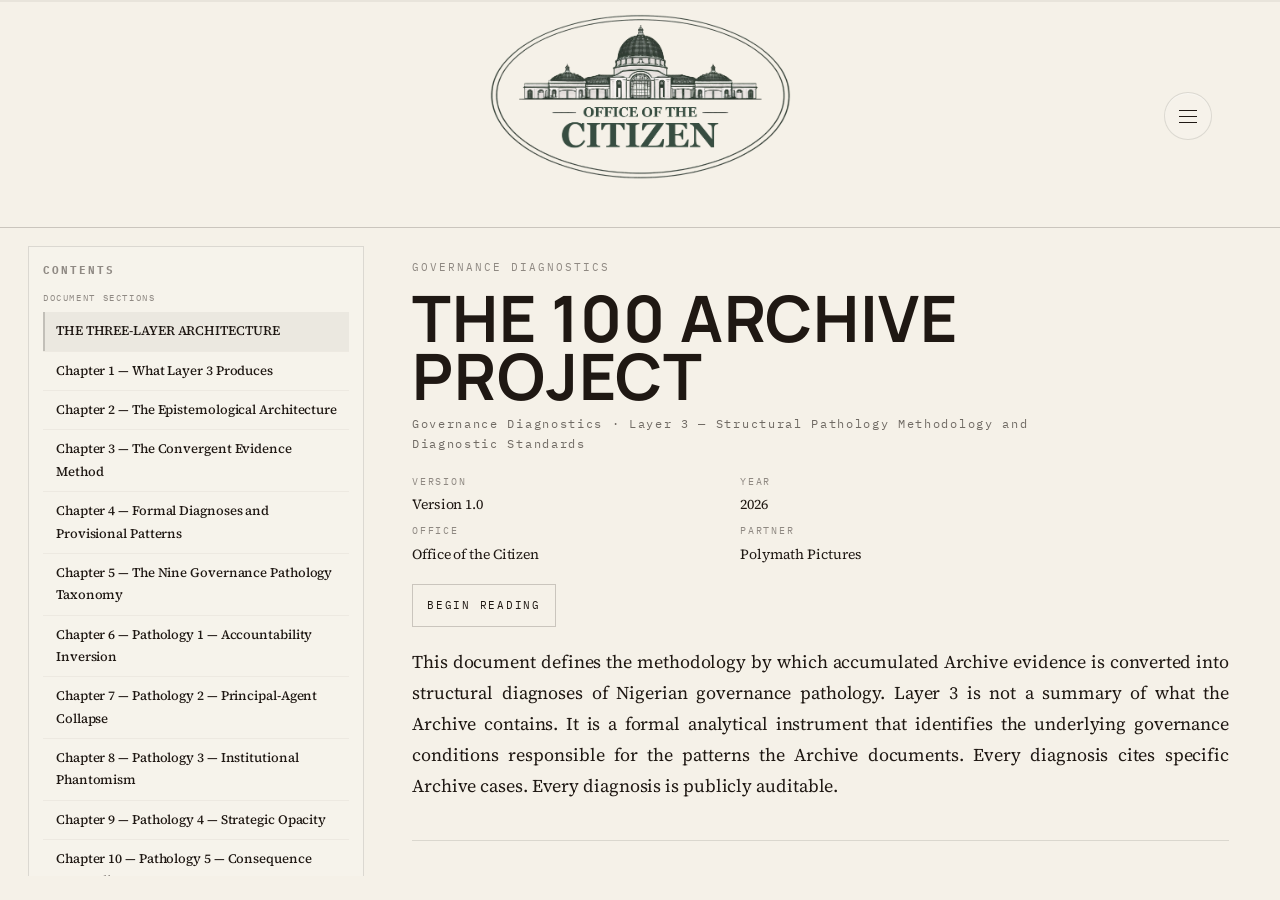
<file: archive/governance-diagnostics/index.html>
<!DOCTYPE html>
<html lang="en">
<head>
  <meta charset="UTF-8">
  <meta name="viewport" content="width=device-width, initial-scale=1.0">
  <title>Governance Diagnostics | Office of the Citizen</title>
  <meta
    name="description"
    content="Full Layer 3 structural pathology methodology and diagnostic standards."
  >
  <link rel="stylesheet" href="/archive/assets/archive-doc.css">
</head>
<body>
  <div class="progress" aria-hidden="true"><span id="progressBar"></span></div>
  <div class="shell">
    <header class="site-header">
      <a class="wordmark" href="/" aria-label="Office of the Citizen homepage">
        <img src="/officeofthecitizen-logo.png" alt="Office of the Citizen">
      </a>
      <div class="menu" data-menu>
        <button class="menu-button" type="button" aria-label="Open navigation" aria-expanded="false" aria-controls="site-menu">
          <span class="menu-icon" aria-hidden="true"></span>
        </button>
        <nav class="menu-panel" id="site-menu" aria-label="Site">
          <a href="/">Home</a>
          <a href="/archive/">Archive</a>
          <a href="/archive/methodology/">Methodology</a>
          <a href="/archive/accountability-index/">Accountability Index</a>
          <a href="/archive/governance-diagnostics/" aria-current="page">Governance Diagnostics</a>
          <a href="/policy/electricity/">Policy</a>
          <a href="/constitution/">Constitution</a>
          <a href="/projects/">Projects</a>
          <a href="/about/">About</a>
        </nav>
      </div>
    </header>

    <div class="page-scroll">
      <div class="grid">
        <aside class="sidebar" aria-label="Section navigation">
          <div class="toc-card">
            <h2>Contents</h2>
            <div class="toc-group">
              <div class="toc-group-label">Document Sections</div>
              <ul class="toc-list toc-main">
                <li><a href="#section-preface"><span>THE THREE-LAYER ARCHITECTURE</span></a></li>
                <li><a href="#chapter-1-what-layer-3-produces"><span>Chapter 1 — What Layer 3 Produces</span></a></li>
                <li><a href="#chapter-2-the-epistemological-architecture"><span>Chapter 2 — The Epistemological Architecture</span></a></li>
                <li><a href="#chapter-3-the-convergent-evidence-method"><span>Chapter 3 — The Convergent Evidence Method</span></a></li>
                <li><a href="#chapter-4-formal-diagnoses-and-provisional-patterns"><span>Chapter 4 — Formal Diagnoses and Provisional Patterns</span></a></li>
                <li><a href="#chapter-5-the-nine-governance-pathology-taxonomy"><span>Chapter 5 — The Nine Governance Pathology Taxonomy</span></a></li>
                <li><a href="#chapter-6-pathology-1-accountability-inversion"><span>Chapter 6 — Pathology 1 — Accountability Inversion</span></a></li>
                <li><a href="#chapter-7-pathology-2-principal-agent-collapse"><span>Chapter 7 — Pathology 2 — Principal-Agent Collapse</span></a></li>
                <li><a href="#chapter-8-pathology-3-institutional-phantomism"><span>Chapter 8 — Pathology 3 — Institutional Phantomism</span></a></li>
                <li><a href="#chapter-9-pathology-4-strategic-opacity"><span>Chapter 9 — Pathology 4 — Strategic Opacity</span></a></li>
                <li><a href="#chapter-10-pathology-5-consequence-decoupling"><span>Chapter 10 — Pathology 5 — Consequence Decoupling</span></a></li>
                <li><a href="#chapter-11-pathology-6-reform-cycling"><span>Chapter 11 — Pathology 6 — Reform Cycling</span></a></li>
                <li><a href="#chapter-12-pathology-7-jurisdictional-arbitrage"><span>Chapter 12 — Pathology 7 — Jurisdictional Arbitrage</span></a></li>
                <li><a href="#chapter-13-pathology-8-accountability-displacement"><span>Chapter 13 — Pathology 8 — Accountability Displacement</span></a></li>
                <li><a href="#chapter-14-pathology-9-capture-by-exception"><span>Chapter 14 — Pathology 9 — Capture by Exception</span></a></li>
                <li><a href="#chapter-15-alternative-explanation-exclusion"><span>Chapter 15 — Alternative Explanation Exclusion</span></a></li>
                <li><a href="#chapter-16-the-diagnostic-feedback-loop"><span>Chapter 16 — The Diagnostic Feedback Loop</span></a></li>
                <li><a href="#chapter-17-the-annual-governance-diagnostics-report"><span>Chapter 17 — The Annual Governance Diagnostics Report</span></a></li>
                <li><a href="#chapter-18-governance-pathology-over-time"><span>Chapter 18 — Governance Pathology Over Time</span></a></li>
                <li><a href="#chapter-19-comparing-across-countries"><span>Chapter 19 — Comparing Across Countries</span></a></li>
                <li><a href="#chapter-20-publication-authority-and-epistemic-standards"><span>Chapter 20 — Publication Authority and Epistemic Standards</span></a></li>
                <li><a href="#chapter-21-what-cannot-be-changed-without-full-editorial-board-vote"><span>Chapter 21 — What Cannot Be Changed Without Full Editorial Board Vote</span></a></li>
              </ul>
            </div>
          </div>
        </aside>

        <main class="main">
          <header class="hero" id="hero-overview">
            <div class="kicker">Governance Diagnostics</div>
            <h1 class="title">
              <span class="title-main">THE 100 ARCHIVE PROJECT</span>
            </h1>
            <div class="hero-subdeck">
              <p class="subtitle">Governance Diagnostics · Layer 3 — Structural Pathology Methodology and Diagnostic Standards</p>
            </div>
            <div class="meta" aria-label="Document metadata">
              <dl><dt>Version</dt><dd>Version 1.0</dd></dl>
              <dl><dt>Year</dt><dd>2026</dd></dl>
              <dl><dt>Office</dt><dd>Office of the Citizen</dd></dl>
              <dl><dt>Partner</dt><dd>Polymath Pictures</dd></dl>
            </div>
            <div class="download-bar">
              <a class="button secondary" href="#section-preface">Begin Reading</a>
            </div>
            <p class="doc-p" style="margin-top:20px;">This document defines the methodology by which accumulated Archive evidence is converted into structural diagnoses of Nigerian governance pathology. Layer 3 is not a summary of what the Archive contains. It is a formal analytical instrument that identifies the underlying governance conditions responsible for the patterns the Archive documents. Every diagnosis cites specific Archive cases. Every diagnosis is publicly auditable.</p>
          </header>

          <section class="section" id="section-preface">
            <div class="note">Front Matter</div>
            <h2 class="doc-h2">THE THREE-LAYER ARCHITECTURE</h2>
            <div class="table-wrap"><table class="doc-table">
<tbody>
<tr>
<td>
<p>LAYER 1</p>
<p>Archive</p>
<p>Evidence Infrastructure</p>
<p>Produces: Documented, evidence-grounded cases. Each case records what happened, who held authority, what evidence shows, and how the system responded.</p>
</td>
<td>
<p>LAYER 2</p>
<p>Accountability Index</p>
<p>Measurement System</p>
<p>Produces: Scored accountability deficit for each case. The gap between the severity of the governance failure and the quality of the accountability response, measured on ten dimensions.</p>
</td>
<td>
<p>LAYER 3</p>
<p>Governance Diagnostics</p>
<p>Structural Pathology</p>
<p>Produces: Formal diagnoses of the underlying governance conditions responsible for recurring patterns. Not what went wrong. Not how severe it was. Why the system produces these outcomes — and what structural condition is responsible.</p>
</td>
</tr>
</tbody>
</table></div>
<p class="doc-p">The three layers are epistemically distinct. Layer 1 produces facts. Layer 2 produces measurements. Layer 3 produces structural diagnoses — a different and more demanding kind of knowledge that requires both layers beneath it to have sufficient depth before it can operate.</p>
          </section>

          <section class="section" id="chapter-1-what-layer-3-produces">
            <div class="note">Chapter 1</div>
            <h2 class="doc-h2">What Layer 3 Produces</h2>
            <p class="section-subtitle">The diagnostic claim and why it is different from pattern analysis</p>
            <h3 class="doc-h3" id="1-1-1-the-three-kinds-of-knowledge">1.1  The Three Kinds of Knowledge</h3>
<p class="doc-p">Layer 1 answers a question of fact: what happened, who held authority, what does the evidence show? Layer 2 answers a question of measurement: how large is the gap between the severity of what happened and the quality of the accountability response? Layer 3 answers a different kind of question entirely.</p>
<p class="doc-p">Layer 3 asks: why does the Nigerian governance system produce these patterns? What underlying structural condition — operating across sectors, across administrations, and across time — is responsible for the patterns that Layers 1 and 2 document and measure?</p>
<p class="doc-p">The answer to that question is a structural diagnosis. It is not a description of what is in the Archive. It is a claim about the causal architecture of the governance system that produced what is in the Archive. That is a more demanding, more valuable, and more dangerous kind of knowledge — demanding because it requires sufficient evidence depth; valuable because it is what reform interventions need; dangerous because structural diagnoses can be wrong in ways that pattern descriptions cannot.</p>
<div class="callout"><p>PRINCIPLE</p>
<p>Layer 3 produces structural diagnoses. A structural diagnosis is a formal claim that a specific governance condition — precisely defined, with a diagnostic signature drawn from Archive data — is responsible for a recurring pattern of accountability failure that operates across at least three sectors, at least two administrations, and at least fifteen documented cases. Below this threshold, the finding is a Provisional Pattern, not a diagnosis.</p></div>
<h3 class="doc-h3" id="1-1-2-pattern-analysis-is-not-enough">1.2  Pattern Analysis Is Not Enough</h3>
<p class="doc-p">Every think tank, every governance report, every newspaper editorial does pattern analysis. 'Procurement failures are common in Nigeria' is a pattern finding. It requires counting. It is true and it is useful. It is not a diagnosis.</p>
<p class="doc-p">A diagnosis identifies the governance condition causing the pattern. It shows that this condition operates through a specific mechanism — with a specific footprint in the measurable data. It distinguishes the condition from alternative explanations for the same pattern. And it is falsifiable: there is, in principle, a set of Archive data that could disprove it.</p>
<div class="table-wrap"><table class="doc-table">
<tbody>
<tr>
<td>
<p>PATTERN FINDING</p>
<p>'Procurement failures are common in Nigeria. They occur across sectors and administrations.'</p>
</td>
<td>
<p>STRUCTURAL DIAGNOSIS</p>
<p>'The Nigerian governance system has a documented Consequence Decoupling condition: investigation mechanisms function at Tiers 1–2 of the accountability chain while consequence enforcement is structurally disconnected at the political level. Index A3 scores average 0.9 across 47 cases in six sectors spanning four administrations, while A1 scores average 3.2 across the same set — a gap of 2.3 deficit points that is stable across time and sector. Alternative explanations including resource constraints and legal procedure delays cannot account for the pattern [see Section 10.4].'</p>
</td>
</tr>
</tbody>
</table></div>
<h3 class="doc-h3" id="1-1-3-the-thermometer-and-the-diagnosis">1.3  The Thermometer and the Diagnosis</h3>
<p class="doc-p">A thermometer tells you the patient has a fever. A doctor's diagnosis tells you what is causing the fever — its mechanism, its trajectory, and what intervention it requires. Both are true. One is more useful for deciding what to do.</p>
<p class="doc-p">Layer 2 is the thermometer. It tells you the accountability deficit is high — specifically, which dimensions are contributing most, and which institutions and sectors produce the worst readings. Layer 3 is the diagnosis. It tells you what structural condition of the governance system is generating the fever — and why treating individual symptoms (prosecuting individual officials, reforming individual agencies) without addressing the structural condition produces the reform cycling that the Archive itself documents.</p>
<p class="doc-p">This distinction matters enormously for policy relevance. Governance reforms that treat symptoms without structural diagnosis tend to cycle. The Archive documents this cycle — reforms announced, partially implemented, stalled, replaced. Layer 3 is the instrument that can eventually say why the cycle persists and what structural change would interrupt it.</p>
<h3 class="doc-h3" id="1-1-4-what-layer-3-is-not">1.4  What Layer 3 Is Not</h3>
<ul class="doc-list">
<li>A political argument — structural diagnoses are derived from Archive evidence, not editorial position. A diagnosis that cannot be grounded in a minimum of 15 specific Archive cases across 3 sectors and 2 administrations is not published.</li>
<li>A country ranking — the pathology taxonomy describes governance conditions, not league table positions. Nigeria may exhibit multiple pathologies simultaneously. So may every country in the world.</li>
<li>A prediction — diagnoses describe what the evidence shows the system has done. They do not predict what it will do. The Longitudinal Dimension (Chapter 18) tracks whether diagnosed pathologies are stable, intensifying, or resolving.</li>
<li>A replacement for Layers 1 and 2 — Layer 3 cannot operate without sufficient Archive depth. The first formal diagnoses will be published no earlier than Year 3. Until then, Provisional Patterns are the appropriate output.</li>
<li>A substitute for legal findings — 'Consequence Decoupling' is an analytical diagnosis, not a legal conclusion. It describes a structural pattern; it does not establish criminal liability or institutional wrongdoing in the legal sense.</li>
</ul>
          </section>
          <section class="section" id="chapter-2-the-epistemological-architecture">
            <div class="note">Chapter 2</div>
            <h2 class="doc-h2">The Epistemological Architecture</h2>
            <p class="section-subtitle">Why diagnosis requires both lower layers to have sufficient depth</p>
            <h3 class="doc-h3" id="2-2-1-the-dependency-chain">2.1  The Dependency Chain</h3>
<p class="doc-p">Layer 3 depends on Layer 2. Layer 2 depends on Layer 1. This is not an organisational preference — it is an epistemic requirement. A structural diagnosis that is not grounded in measured accountability deficits (Layer 2) is an assertion. A measured accountability deficit that is not grounded in a documented case with a primary source evidence trail (Layer 1) is an opinion.</p>
<p class="doc-p">The power of this architecture is that by the time Layer 3 publishes a formal diagnosis, the diagnosis is not only argued — it is auditable. Any researcher, journalist, government minister, or international funder can examine every Archive case that contributed to a diagnosis, read the evidence for each, and assess whether the Layer 3 interpretation of the pattern is warranted. No existing governance diagnostic instrument makes this possible.</p>
<div class="table-wrap"><table class="doc-table"><thead><tr>
<th>
<p>Layer</p>
</th>
<th>
<p>Epistemic Claim</p>
</th>
<th>
<p>Public Auditability</p>
</th>
</tr></thead>
<tbody>

<tr>
<td>
<p>Layer 1</p>
<p>Archive</p>
</td>
<td>
<p>Factual claim: these events occurred, these actors held authority, this evidence shows it</p>
</td>
<td>
<p>Every case and its full evidence trail publicly available</p>
</td>
</tr>
<tr>
<td>
<p>Layer 2</p>
<p>Index</p>
</td>
<td>
<p>Measurement claim: this is the size and shape of the accountability deficit</p>
</td>
<td>
<p>Every score anchored to a specific Archive case with documented primary source</p>
</td>
</tr>
<tr>
<td>
<p>Layer 3</p>
<p>Diagnostics</p>
</td>
<td>
<p>Structural claim: this governance condition is responsible for this pattern</p>
</td>
<td>
<p>Every diagnosis cites specific Archive cases; every case is publicly available with evidence; diagnosis is falsifiable against the Archive data</p>
</td>
</tr>
</tbody>
</table></div>
<h3 class="doc-h3" id="2-2-2-the-minimum-depth-requirement">2.2  The Minimum Depth Requirement</h3>
<p class="doc-p">Layer 3 cannot produce formal diagnoses from a shallow archive. A pattern appearing in three cases might be coincidence. A pattern appearing in fifteen cases across six sectors and three administrations, consistently exhibiting the same measurable signature in the Index data, is evidence of a structural condition.</p>
<p class="doc-p">The minimum case depth for formal diagnosis publication is 15 cases exhibiting the diagnostic signature across at least 3 sectors and at least 2 administrations. Below this threshold, the finding is published as a Provisional Pattern — named, described, and flagged as requiring more evidence before formal diagnosis.</p>
<p class="doc-p">The Archive's 12-pilot launch and first-year growth will not produce sufficient case depth for formal diagnoses. The first Annual Governance Diagnostics Report (Year 1) will contain Provisional Patterns only. Formal diagnoses are realistic from Year 3. This timeline reflects intellectual honesty — premature diagnosis is more damaging to the Archive's credibility than patience.</p>
<div class="callout"><p>IMPORTANT</p>
<p>The minimum depth requirement is not a bureaucratic rule. It is the difference between analysis and assertion. An index that diagnoses structural pathology from a small case base has mistaken a convenience sample for an evidence base. The Archive's credibility rests on not making that mistake.</p></div>
<h3 class="doc-h3" id="2-2-3-the-index-as-diagnostic-instrument">2.3  The Index as Diagnostic Instrument</h3>
<p class="doc-p">The Accountability Index (Layer 2) was designed with Layer 3 in mind. Each of its ten dimensions — five Impact dimensions and five Accountability dimensions — was chosen not only because it measures something important about individual cases, but because its variation across cases is diagnostically informative.</p>
<p class="doc-p">When A3 (Consequences) scores are consistently low across cases that score high on A1 (Investigation), that is not noise in the Index. That is the measurable signature of Consequence Decoupling (Pathology 5). When Tier 2 attribution cannot be established across cases that clearly have established Tier 1 and Tier 3 attributions, that is the measurable signature of Principal-Agent Collapse (Pathology 2). The Index dimensions are the diagnostic vocabulary. Layer 3 is the grammar — the rules for combining observations into valid structural claims.</p>
          </section>
          <section class="section" id="chapter-3-the-convergent-evidence-method">
            <div class="note">Chapter 3</div>
            <h2 class="doc-h2">The Convergent Evidence Method</h2>
            <p class="section-subtitle">Five criteria every formal diagnosis must satisfy</p>
            <h3 class="doc-h3" id="3-3-1-why-criteria-are-required">3.1  Why Criteria Are Required</h3>
<p class="doc-p">Structural diagnosis is analytically powerful and epistemically risky in equal measure. A researcher examining a large dataset will find patterns. Some patterns are structural — caused by a governance condition that operates consistently across the dataset. Some patterns are artefacts of the dataset's own biases — caused by what the Archive documents, not by how the governance system works. Some patterns are real but local — present in one sector or one administration, not structural.</p>
<p class="doc-p">The Convergent Evidence Method is a five-criterion test that every formal diagnosis must satisfy before publication. The criteria are not checklist items. Each one eliminates a specific category of false diagnosis. Together they ensure that a published diagnosis is a warranted structural claim, not a pattern artefact or a premature generalisation.</p>
<div class="callout"><p>PRINCIPLE</p>
<p>A diagnosis that satisfies all five criteria is a formal diagnosis, publishable in the Annual Governance Diagnostics Report with confidence. A finding that satisfies some but not all five criteria is a Provisional Pattern — publishable as a named and described emerging finding, explicitly requiring more evidence. A finding that satisfies fewer than three criteria is not published.</p></div>
<h3 class="doc-h3" id="3-3-2-the-five-criteria">3.2  The Five Criteria</h3>
<h4 class="doc-h4">Criterion 1 — Cross-Sector Recurrence</h4>
<p class="doc-p">The diagnostic signature must appear in cases across at least three different primary sectors of the 12-sector taxonomy. A pattern appearing in only one or two sectors may be sector-specific — caused by conditions in that sector rather than by a structural governance condition operating across the system.</p>
<div class="table-wrap"><table class="doc-table"><thead><tr>
<th>
<p>Status</p>
</th>
<th>
<p>Rule</p>
</th>
</tr></thead>
<tbody>

<tr>
<td>
<p>Formal diagnosis eligible</p>
</td>
<td>
<p>Diagnostic signature present in 3+ primary sectors</p>
</td>
</tr>
<tr>
<td>
<p>Provisional Pattern</p>
</td>
<td>
<p>Diagnostic signature present in 2 primary sectors</p>
</td>
<td>
<p><br/></p>
</td>
</tr>
<tr>
<td>
<p>Not published as diagnostic finding</p>
</td>
<td>
<p>Diagnostic signature present in 1 primary sector only</p>
</td>
</tr>
</tbody>
</table></div>
<h4 class="doc-h4">Criterion 2 — Cross-Administration Persistence</h4>
<p class="doc-p">The diagnostic signature must appear across cases from at least two different administrations — meaning at least two different presidential or gubernatorial periods where the governing political leadership changed. A pattern appearing only under one administration may be political — caused by that administration's specific choices — rather than structural.</p>
<p class="doc-p">The cross-administration test is the most important safeguard against political instrumentalisation of the diagnostics output. If a diagnosis could only be made about one administration's period, it would be indistinguishable from political attack. The requirement that the diagnostic signature persists across political leadership changes is what establishes that the condition is structural — embedded in the governance system itself — rather than attributable to any political actor or party.</p>
<div class="callout"><p>NOTE</p>
<p>The cross-administration criterion does not require equal representation across administrations. A pattern present in three administrations but concentrated in one does not fail the criterion. The question is whether the structural signature is absent from any administration's period — which would suggest the condition is not structural but political.</p></div>
<h4 class="doc-h4">Criterion 3 — Index Score Clustering</h4>
<p class="doc-p">The Accountability Index dimension scores for cases exhibiting the diagnostic signature must cluster consistently. This requirement confirms that the accountability failure producing the pattern has a consistent mechanism — not random variation across individual cases.</p>
<p class="doc-p">Index Score Clustering is assessed by calculating the mean and standard deviation of the relevant Index dimension scores across all cases contributing to the diagnostic finding. A finding where the standard deviation is larger than the mean difference between the diagnostic group and the full Archive baseline is not demonstrating clustering — it is demonstrating that the Index scores for the proposed diagnostic group are no more consistent than the Archive as a whole.</p>
<div class="callout"><p>THE RULE</p>
<p>Clustering standard: the mean of the relevant Index dimension across diagnostic cases must differ from the full Archive mean on the same dimension by at least 1.5 points on the 0–5 scale. The standard deviation within the diagnostic case set must be no greater than 1.2 points. These thresholds are reviewed at each Annual Methodology Review.</p></div>
<h4 class="doc-h4">Criterion 4 — Alternative Explanation Exclusion</h4>
<p class="doc-p">The research team must formally document every plausible alternative explanation for the observed pattern and demonstrate — with reference to specific Archive data — why each alternative cannot fully account for it.</p>
<p class="doc-p">This is the most intellectually demanding criterion and the most important. It is the point at which the diagnostic method distinguishes itself from confirmation bias. A researcher who identifies a pattern and then looks for cases that confirm it will find them. A researcher who formally considers what else could cause the pattern, and eliminates alternatives with evidence, is doing something categorically different.</p>
<p class="doc-p">Alternative explanations to be considered for every diagnosis include at minimum:</p>
<ul class="doc-list">
<li>Resource constraints — is the observed accountability failure better explained by institutional incapacity (insufficient staff, funding, legal powers) than by structural governance pathology?</li>
<li>Legal procedure — is the observed pattern in Consequences (A3) scores better explained by the length of Nigerian court proceedings than by structural Consequence Decoupling?</li>
<li>Dataset bias — is the observed pattern caused by what the Archive systematically can and cannot document, rather than by a governance condition that operates equally across undocumented cases?</li>
<li>Sector-specific conditions — is the pattern caused by conditions specific to the sectors where it appears, rather than by a cross-sectoral structural condition?</li>
<li>Temporal coincidence — does the pattern appear only in a specific time window that might reflect a transient event rather than a structural condition?</li>
</ul>
<p class="doc-p">The Alternative Explanation Exclusion section is published in full in the Annual Governance Diagnostics Report for every formal diagnosis. It is not a private working document. The Archive's credibility rests on demonstrating publicly that it has considered and excluded the most charitable alternative interpretations of its findings.</p>
<h4 class="doc-h4">Criterion 5 — Minimum Case Threshold</h4>
<p class="doc-p">At least 15 cases across at least 3 sectors and at least 2 administrations must exhibit the diagnostic signature before a formal diagnosis is published. This threshold is not arbitrary — it is the minimum case base at which the cross-sector and cross-administration criteria can both be satisfied with meaningful representation in each category.</p>
<div class="callout"><p>FORMAL FINDING THRESHOLD</p>
<p>Formal Diagnosis: minimum 15 cases, 3+ sectors, 2+ administrations, all five criteria satisfied.</p>
<p><br/></p>
<p>Provisional Pattern: minimum 6 cases, 2+ sectors, 2+ administrations, at least 3 of 5 criteria satisfied.</p>
<p><br/></p>
<p>Emerging Signal: fewer than 6 cases, not published as diagnostic finding — flagged internally for monitoring. May be noted in the Annual Report as an area of active research.</p></div>
          </section>
          <section class="section" id="chapter-4-formal-diagnoses-and-provisional-patterns">
            <div class="note">Chapter 4</div>
            <h2 class="doc-h2">Formal Diagnoses and Provisional Patterns</h2>
            <p class="section-subtitle">The two publication standards and their editorial requirements</p>
            <h3 class="doc-h3" id="4-4-1-the-two-standards">4.1  The Two Standards</h3>
<p class="doc-p">The distinction between a Formal Diagnosis and a Provisional Pattern is not a quality ranking — it is an evidence-depth distinction. A Provisional Pattern may be entirely correct. It is named 'Provisional' because the evidentiary base has not yet reached the threshold required for a formal diagnosis. Both are publishable. They carry different epistemic labels because those labels are meaningful — to researchers, to funders, to government, and to the international governance community that will assess the Archive's credibility.</p>
<div class="table-wrap"><table class="doc-table"><thead><tr>
<th>
<p>Dimension</p>
</th>
<th>
<p>Formal Diagnosis</p>
</th>
<th>
<p>Provisional Pattern</p>
</th>
</tr></thead>
<tbody>

<tr>
<td>
<p>Minimum cases</p>
</td>
<td>
<p>15</p>
</td>
<td>
<p>6</p>
</td>
</tr>
<tr>
<td>
<p>Minimum sectors</p>
</td>
<td>
<p>3</p>
</td>
<td>
<p>2</p>
</td>
</tr>
<tr>
<td>
<p>Minimum administrations</p>
</td>
<td>
<p>2</p>
</td>
<td>
<p>2</p>
</td>
</tr>
<tr>
<td>
<p>Criteria satisfied</p>
</td>
<td>
<p>All 5</p>
</td>
<td>
<p>3 of 5 minimum</p>
</td>
</tr>
<tr>
<td>
<p>Publication</p>
</td>
<td>
<p>Annual Governance Diagnostics Report</p>
</td>
<td>
<p>Annual Governance Diagnostics Report with explicit Provisional label</p>
</td>
</tr>
<tr>
<td>
<p>Editorial authority</p>
</td>
<td>
<p>Full Editorial Board vote</p>
</td>
<td>
<p>Research Director and Editorial Lead sign-off</p>
</td>
</tr>
<tr>
<td>
<p>Advisory Board review</p>
</td>
<td>
<p>Mandatory pre-publication</p>
</td>
<td>
<p>Informed at publication</p>
</td>
</tr>
<tr>
<td>
<p>Alt. explanation exclusion</p>
</td>
<td>
<p>Published in full</p>
</td>
<td>
<p>Summarised</p>
</td>
</tr>
<tr>
<td>
<p>Realistic earliest date</p>
</td>
<td>
<p>Year 3</p>
</td>
<td>
<p>Year 1</p>
</td>
</tr>
</tbody>
</table></div>
<h3 class="doc-h3" id="4-4-2-from-provisional-to-formal">4.2  From Provisional to Formal</h3>
<p class="doc-p">A Provisional Pattern becomes a Formal Diagnosis when the Archive accumulates sufficient additional cases to satisfy all five criteria. This is not automatic — it requires a formal reassessment by the research team. The reassessment reviews whether: the new cases genuinely exhibit the diagnostic signature or are being stretched to fit; the alternative explanation exclusion analysis survives with the expanded case base; the Index score clustering remains consistent; and the cross-administration and cross-sector distribution is now sufficient.</p>
<p class="doc-p">A Provisional Pattern that fails reassessment — because new cases have diluted the clustering or because additional evidence supports an alternative explanation — is either narrowed in scope or retired. Retiring a Provisional Pattern is not a failure. It is the diagnostic method working correctly.</p>
<h3 class="doc-h3" id="4-4-3-the-right-of-response">4.3  The Right of Response</h3>
<p class="doc-p">Before any Formal Diagnosis is published, the institutions and governance bodies most centrally implicated in the diagnostic evidence receive a right of response. This follows the same procedural logic as the Archive's case-level right-of-reply (Methodology Chapter 18) but operates at the systemic level.</p>
<p class="doc-p">The right of response notice states: the proposed diagnosis; the cases it draws on (by Archive reference number); the specific Index dimensions and scores that constitute the diagnostic signature; and the alternative explanations considered and excluded. The institution has 28 days to provide a response. The response — whether substantive or absent — is published alongside the diagnosis.</p>
<p class="doc-p">A substantive response that introduces new primary source evidence that materially changes the diagnostic picture is investigated before publication. The diagnosis may be amended or the case for formal diagnosis may be deferred. A denial without primary source evidence is published verbatim in the Alternative Explanations section.</p>
          </section>
          <section class="section" id="chapter-5-the-nine-governance-pathology-taxonomy">
            <div class="note">Chapter 5</div>
            <h2 class="doc-h2">The Nine Governance Pathology Taxonomy</h2>
            <p class="section-subtitle">The defined structural conditions, their mechanisms, and diagnostic signatures</p>
            <h3 class="doc-h3" id="5-5-1-why-nine">5.1  Why Nine</h3>
<p class="doc-p">The nine pathologies in the taxonomy were derived from three sources: the documented patterns in Nigerian governance literature since 1999; the specific analytical gaps in existing African governance diagnostic frameworks; and the structural logic of the accountability chain itself — which creates predictable points at which the chain can be broken.</p>
<p class="doc-p">The taxonomy is not exhaustive. Governance systems can fail in ways not captured by any of the nine pathologies. Where the research team identifies a recurring pattern that does not map to any existing pathology, the process for naming a new pathology is described in Chapter 20. The taxonomy is expected to grow as the Archive deepens.</p>
<p class="doc-p">The nine pathologies are not mutually exclusive. Governance systems under serious stress typically exhibit multiple pathologies simultaneously. The combination of pathologies active in a given sector or period is itself a diagnostic finding — some combinations are more destabilising than others, and some combinations predict specific reform failure modes.</p>
<div class="table-wrap"><table class="doc-table"><thead><tr>
<th>
<p>#</p>
</th>
<th>
<p>Pathology Name</p>
</th>
<th>
<p>Core Mechanism</p>
</th>
</tr></thead>
<tbody>

<tr>
<td>
<p>1</p>
</td>
<td>
<p>Accountability Inversion</p>
</td>
<td>
<p>Investigations open against those who have lost political cover; close against those who retain it. Political status, not evidence, determines accountability.</p>
</td>
</tr>
<tr>
<td>
<p>2</p>
</td>
<td>
<p>Principal-Agent Collapse</p>
</td>
<td>
<p>Delegation chains are so long and so poorly documented that responsibility diffuses to nothing. Each tier deflects to another tier.</p>
</td>
</tr>
<tr>
<td>
<p>3</p>
</td>
<td>
<p>Institutional Phantomism</p>
</td>
<td>
<p>Institutions exist legally and receive budgets but perform no substantive function. Their existence is the barrier to accountability.</p>
</td>
</tr>
<tr>
<td>
<p>4</p>
</td>
<td>
<p>Strategic Opacity</p>
</td>
<td>
<p>Information is selectively disclosed — what cannot be actioned is released; what establishes individual responsibility is withheld or absent.</p>
</td>
</tr>
<tr>
<td>
<p>5</p>
</td>
<td>
<p>Consequence Decoupling</p>
</td>
<td>
<p>The formal accountability system produces findings that are systematically not implemented. The finding and the consequence are structurally separated.</p>
</td>
</tr>
<tr>
<td>
<p>6</p>
</td>
<td>
<p>Reform Cycling</p>
</td>
<td>
<p>Reforms are announced, partially implemented, and abandoned — with the next reform announcement providing political cover for the previous one's failure.</p>
</td>
</tr>
<tr>
<td>
<p>7</p>
</td>
<td>
<p>Jurisdictional Arbitrage</p>
</td>
<td>
<p>Responsible parties exploit overlapping institutional boundaries so no single institution exercises full accountability authority.</p>
</td>
</tr>
<tr>
<td>
<p>8</p>
</td>
<td>
<p>Accountability Displacement</p>
</td>
<td>
<p>Accountability pressure produces consequences against junior or operational actors — protecting the senior political actors who authorised the failure.</p>
</td>
</tr>
<tr>
<td>
<p>9</p>
</td>
<td>
<p>Capture by Exception</p>
</td>
<td>
<p>Regulatory frameworks have sufficient discretionary provisions that compliance becomes optional for actors with sufficient political access.</p>
</td>
</tr>
</tbody>
</table></div>
<div class="callout"><p>METHODOLOGICAL DISTINCTION</p>
<p>These nine pathologies are not renamings of familiar corruption concepts. Each describes a structural governance condition with a specific mechanism, a specific footprint in Index data, and a specific distinction from superficially similar phenomena. The taxonomy is calibrated to African institutional contexts — it includes conditions (Institutional Phantomism, Jurisdictional Arbitrage) that do not appear in OECD governance frameworks because they barely exist in OECD countries. Applying OECD diagnostic categories to African governance is a category error the taxonomy avoids.</p></div>
          </section>
          <section class="section" id="chapter-6-pathology-1-accountability-inversion">
            <div class="note">Chapter 6</div>
            <h2 class="doc-h2">Pathology 1 — Accountability Inversion</h2>
            <p class="section-subtitle">When political cover, not evidence, determines whether accountability opens</p>
            <div class="table-wrap"><table class="doc-table">
<tbody>
<tr>
<td>
<p>PATHOLOGY 1</p>
<p>Accountability Inversion</p>
</td>
</tr>
</tbody>
</table></div>
<h3 class="doc-h3" id="6-6-1-definition">6.1  Definition</h3>
<p class="doc-p">Accountability Inversion is the structural condition in which the Nigerian accountability system is oriented primarily toward political exposure rather than evidentiary threshold. Investigations and consequences open against officials who have lost political protection — through electoral defeat, factional realignment, or executive disfavour — and are systematically withheld or closed against officials who retain it, regardless of the evidentiary basis in either case.</p>
<p class="doc-p">The word 'inversion' is precise: the normal relationship between evidence and accountability is inverted. In a functioning accountability system, evidence of misconduct determines whether accountability mechanisms engage. Under Accountability Inversion, political status determines whether accountability mechanisms engage — and the evidence follows the political decision rather than driving it.</p>
<h3 class="doc-h3" id="6-6-2-mechanism">6.2  Mechanism</h3>
<p class="doc-p">The mechanism operates through the discretionary authority of accountability institutions — the EFCC, ICPC, police, DPP, and ultimately the Presidency itself. These institutions have wide discretion over whether to investigate, charge, prosecute, and pursue enforcement. Under normal conditions, that discretion is exercised against an evidentiary threshold. Under Accountability Inversion, the discretion is exercised against a political calculation.</p>
<p class="doc-p">The clearest evidence is comparative: structurally identical cases — same sector, same type of financial irregularity, same class of primary sources — produce vastly different accountability outcomes depending solely on the political status of the named officials at the time accountability mechanisms were engaged. The evidence cannot explain the difference. The political status can.</p>
<h3 class="doc-h3" id="6-6-3-diagnostic-signature-in-archive-data">6.3  Diagnostic Signature in Archive Data</h3>
<div class="callout"><p>DIAGNOSTIC SIGNATURE</p>
<p>A1 (Investigation) scores and A3 (Consequences) scores for cases involving officials who had lost political cover at the time of investigation are at least 2 points higher on average than structurally identical cases (matched on sector, financial impact, and evidence class) involving officials who retained political cover. The gap persists across at least 3 sectors and at least 2 administrations. Alternative explanations including evidence quality differences and legal procedure timing cannot account for the gap (see Chapter 15).</p></div>
<div class="table-wrap"><table class="doc-table"><thead><tr>
<th>
<p>Index Dimension</p>
</th>
<th>
<p>Pattern Under Accountability Inversion</p>
</th>
</tr></thead>
<tbody>

<tr>
<td>
<p>A1 — Investigation</p>
</td>
<td>
<p>High for politically exposed officials; low for politically protected officials with comparable evidence bases</p>
</td>
</tr>
<tr>
<td>
<p>A2 — Formal Findings</p>
</td>
<td>
<p>Audits and investigations produce findings; findings against protected officials are not formally advanced</p>
</td>
</tr>
<tr>
<td>
<p>A3 — Consequences</p>
</td>
<td>
<p>Concentrated in cases involving officials who have lost political cover; absent in cases involving protected officials</p>
</td>
</tr>
<tr>
<td>
<p>A4 — Institutional Response</p>
</td>
<td>
<p>Institutions engage visibly with politically exposed officials; demonstrate bureaucratic non-response with protected officials</p>
</td>
</tr>
<tr>
<td>
<p>A5 — Reform</p>
</td>
<td>
<p>Reform announcements track political transitions, not evidence accumulation</p>
</td>
</tr>
</tbody>
</table></div>
<h3 class="doc-h3" id="6-6-4-distinction-from-superficially-similar-phenomena">6.4  Distinction from Superficially Similar Phenomena</h3>
<div class="table-wrap"><table class="doc-table">
<tbody>
<tr>
<td>
<p>ACCOUNTABILITY INVERSION</p>
<p>Structurally identical cases produce systematically different accountability outcomes based on the political status of named officials. The evidence base is comparable; the outcomes are not.</p>
</td>
<td>
<p>SELECTIVE PROSECUTION (CONVENTIONAL)</p>
<p>Individual decisions to prosecute some cases and not others, not necessarily structured by a systemic pattern. Accountability Inversion is diagnosable only when the pattern is systemic and cross-administration.</p>
</td>
</tr>
</tbody>
</table></div>
<h3 class="doc-h3" id="6-6-5-worked-nigerian-example-structure">6.5  Worked Nigerian Example Structure</h3>
<p class="doc-p">The diagnostic case set for Accountability Inversion would include pairs of comparable cases — same sector, same financial scale, comparable evidence quality — where the accountability outcome differs systematically by political status. The formal diagnosis cites a minimum of 15 such cases with their CIS scores, evidence classes, A1–A5 scores, and the political status of named officials at the time accountability mechanisms engaged. The diagnostic section of the Annual Report presents the comparative analysis in full.</p>
          </section>
          <section class="section" id="chapter-7-pathology-2-principal-agent-collapse">
            <div class="note">Chapter 7</div>
            <h2 class="doc-h2">Pathology 2 — Principal-Agent Collapse</h2>
            <p class="section-subtitle">When the delegation chain prevents any actor from being held responsible</p>
            <div class="table-wrap"><table class="doc-table">
<tbody>
<tr>
<td>
<p>PATHOLOGY 2</p>
<p>Principal-Agent Collapse</p>
</td>
</tr>
</tbody>
</table></div>
<h3 class="doc-h3" id="7-7-1-definition">7.1  Definition</h3>
<p class="doc-p">Principal-Agent Collapse is the structural condition in which the delegation chain from policy mandate to operational delivery is so fragmented and so poorly documented that individual responsibility diffuses to nothing. The policy principal (Tier 1) points to the institutional agent (Tier 2) as responsible for implementation. The institutional agent points to operational actors (Tier 3) as responsible for execution. Operational actors point back to inadequate guidance from above. Each tier's deflection is formally plausible. The accountability chain has no link that holds.</p>
<p class="doc-p">Principal-Agent Collapse is distinct from deliberate opacity (Pathology 4). In Strategic Opacity, documents exist and are withheld. In Principal-Agent Collapse, the documentation of delegated authority was never created — not necessarily because anyone intended to evade accountability, but because the delegation infrastructure of Nigerian public administration is characteristically underdocumented. The pathology can operate through institutional design, not only through deliberate concealment.</p>
<h3 class="doc-h3" id="7-7-2-diagnostic-signature-in-archive-data">7.2  Diagnostic Signature in Archive Data</h3>
<div class="callout"><p>DIAGNOSTIC SIGNATURE</p>
<p>Cases systematically exhibit Tier 1 attribution (established policy responsibility) and Tier 3 attribution (operational actor identified) but Tier 2 attribution (institutional leadership) cannot be established because the delegation chain between policy mandate and operational action is not documented in available primary sources. Pattern appears in at least 3 sectors and 2 administrations. FOI requests for delegation documents, supervision records, and approval chains produce non-response or 'document does not exist' responses.</p></div>
<div class="table-wrap"><table class="doc-table"><thead><tr>
<th>
<p>Archive Indicator</p>
</th>
<th>
<p>Pattern Under Principal-Agent Collapse</p>
</th>
</tr></thead>
<tbody>

<tr>
<td>
<p>Accountability chain completeness</p>
</td>
<td>
<p>Tier 1 and Tier 3 established; Tier 2 systematically undocumentable</p>
</td>
</tr>
<tr>
<td>
<p>Best Missing Document field</p>
</td>
<td>
<p>Recurring: delegation records, supervision schedules, approval chain documentation</p>
</td>
</tr>
<tr>
<td>
<p>FOI response pattern</p>
</td>
<td>
<p>Institutional heads deflect to parent ministry; parent ministry deflects to agency; no document establishing the link is produced</p>
</td>
</tr>
<tr>
<td>
<p>A4 — Institutional Response</p>
</td>
<td>
<p>Low: the institution is formally implicated but no individual within it can be held to a specific delegated authority</p>
</td>
</tr>
</tbody>
</table></div>
<h3 class="doc-h3" id="7-7-3-why-this-is-a-structural-pathology-not-an-individual-failure">7.3  Why This Is a Structural Pathology, Not an Individual Failure</h3>
<p class="doc-p">Principal-Agent Collapse is a pathology because it recurs across unrelated institutions, sectors, and administrations — indicating that the delegation documentation problem is not the failure of specific officials to document their authority but a systematic feature of how Nigerian public administration structures its accountability relationships. The governance design does not require the documentation that would make accountability possible.</p>
          </section>
          <section class="section" id="chapter-8-pathology-3-institutional-phantomism">
            <div class="note">Chapter 8</div>
            <h2 class="doc-h2">Pathology 3 — Institutional Phantomism</h2>
            <p class="section-subtitle">When the existence of an institution is the barrier to accountability</p>
            <div class="table-wrap"><table class="doc-table">
<tbody>
<tr>
<td>
<p>PATHOLOGY 3</p>
<p>Institutional Phantomism</p>
</td>
</tr>
</tbody>
</table></div>
<h3 class="doc-h3" id="8-8-1-definition">8.1  Definition</h3>
<p class="doc-p">Institutional Phantomism is the structural condition in which institutions exist legally, receive budget allocations, maintain staff complements, and are named as responsible bodies in policy documents — but perform no substantive function in the governance domain they are mandated to operate. The phantom institution provides political cover: the function is 'being addressed.' It also provides an accountability barrier: when failures occur, the phantom institution absorbs the blame while making individual attribution impossible.</p>
<p class="doc-p">Institutional Phantomism is specifically an African governance pathology. In OECD governance contexts, institutions that receive budgets and mandates typically perform some function. In Nigerian governance, the gap between mandate and function is documented across sectors — regulatory agencies that do not regulate, oversight bodies that do not oversee, audit functions that do not produce findings. The Archive will document this systematically.</p>
<h3 class="doc-h3" id="8-8-2-diagnostic-signature-in-archive-data">8.2  Diagnostic Signature in Archive Data</h3>
<div class="callout"><p>DIAGNOSTIC SIGNATURE</p>
<p>Cases in a given sector are classified as Governance Outcome: Institutional Breakdown. The institution mandated to prevent or address the failure exists legally, receives documented budget, but has produced no documented outputs (findings, enforcement actions, reports) relevant to the case. FOI requests to the institution produce non-response. The institution's mandate, as defined in its establishing legislation, comprehensively covers the failure documented in the case. Pattern present across 3+ sectors and 2+ administrations.</p></div>
<p class="doc-p">The Tier 2 attribution problem is specific under Institutional Phantomism: unlike Principal-Agent Collapse where Tier 2 documentation simply does not exist, under Phantomism the institution clearly has Tier 2 responsibility but has produced no outputs through which that responsibility can be discharged or evaluated. There is nothing to document because nothing happened.</p>
<h3 class="doc-h3" id="8-8-3-distinction-from-underfunded-institutions">8.3  Distinction from Underfunded Institutions</h3>
<div class="table-wrap"><table class="doc-table">
<tbody>
<tr>
<td>
<p>INSTITUTIONAL PHANTOMISM</p>
<p>Institution receives documented budget. Mandate is clear. No outputs exist that are relevant to its mandate. The institution exists as a legal and administrative entity that consumes resources without performing its function.</p>
</td>
<td>
<p>UNDERFUNDED INSTITUTION</p>
<p>Institution exists, has mandate, attempts to perform function, but produces limited outputs due to documented resource constraints. The function is attempted. The scale is constrained. Accountability for resource decisions sits with budget authorities.</p>
</td>
</tr>
</tbody>
</table></div>
          </section>
          <section class="section" id="chapter-9-pathology-4-strategic-opacity">
            <div class="note">Chapter 9</div>
            <h2 class="doc-h2">Pathology 4 — Strategic Opacity</h2>
            <p class="section-subtitle">When disclosure is managed to protect rather than to account</p>
            <div class="table-wrap"><table class="doc-table">
<tbody>
<tr>
<td>
<p>PATHOLOGY 4</p>
<p>Strategic Opacity</p>
</td>
</tr>
</tbody>
</table></div>
<h3 class="doc-h3" id="9-9-1-definition">9.1  Definition</h3>
<p class="doc-p">Strategic Opacity is the structural condition in which information disclosure is actively managed — not suppressed wholesale, but selectively calibrated — to create an appearance of accountability while systematically withholding the specific documents that would establish individual decision-making responsibility. What is disclosed cannot be actioned. What would enable accountability is not disclosed.</p>
<p class="doc-p">This is the most analytically subtle pathology in the taxonomy because it can appear, from a distance, to be transparency. Annual reports are published. Budget summaries are available. Press releases are issued. But the specific operational documents — payment vouchers, contract approval chains, supervision reports, procurement decision minutes — that would establish who did what when are withheld, reported as unavailable, or absent from institutional records.</p>
<h3 class="doc-h3" id="9-9-2-diagnostic-signature-in-archive-data">9.2  Diagnostic Signature in Archive Data</h3>
<div class="callout"><p>DIAGNOSTIC SIGNATURE</p>
<p>Cases exhibit a consistent pattern of partial disclosure: aggregate financial data available, but transaction-level records withheld or absent; policy decisions documented, but implementation approval chains not documented; outcomes recorded, but the decision processes producing them unrecoverable. FOI requests for operational documents are declined, produce 'document does not exist' responses, or produce incomplete records. The pattern of what is and is not disclosed follows a consistent logic: disclosed material cannot establish individual responsibility; undisclosed material would.</p></div>
<div class="table-wrap"><table class="doc-table"><thead><tr>
<th>
<p>Information Type</p>
</th>
<th>
<p>Typically Disclosed</p>
</th>
<th>
<p>Typically Undisclosed or Absent</p>
</th>
</tr></thead>
<tbody>

<tr>
<td>
<p>Financial</p>
</td>
<td>
<p>Annual budget summaries, aggregate FAAC allocations, total project values</p>
</td>
<td>
<p>Payment vouchers, approval-level sign-offs, transaction-level disbursements, contractor payment schedules</p>
</td>
</tr>
<tr>
<td>
<p>Procurement</p>
</td>
<td>
<p>Contract award notices (sometimes), total contract sums</p>
</td>
<td>
<p>Evaluation committee minutes, approval chain documents, single-tender justification memos, variation order approvals</p>
</td>
</tr>
<tr>
<td>
<p>Operations</p>
</td>
<td>
<p>Project completion percentages (self-reported), press releases on milestones</p>
</td>
<td>
<p>Site inspection reports, supervision visit records, milestone certification documents, progress payment justifications</p>
</td>
</tr>
<tr>
<td>
<p>Institutional</p>
</td>
<td>
<p>Organograms, staff lists, mandate documents</p>
</td>
<td>
<p>Delegation schedules, decision authority matrices, internal audit findings, correspondence bearing named individual signatures</p>
</td>
</tr>
</tbody>
</table></div>
          </section>
          <section class="section" id="chapter-10-pathology-5-consequence-decoupling">
            <div class="note">Chapter 10</div>
            <h2 class="doc-h2">Pathology 5 — Consequence Decoupling</h2>
            <p class="section-subtitle">When findings are systematically not implemented</p>
            <div class="table-wrap"><table class="doc-table">
<tbody>
<tr>
<td>
<p>PATHOLOGY 5</p>
<p>Consequence Decoupling</p>
</td>
</tr>
</tbody>
</table></div>
<h3 class="doc-h3" id="10-10-1-definition">10.1  Definition</h3>
<p class="doc-p">Consequence Decoupling is the structural condition in which the formal accountability system produces findings — investigations concluded, audit reports published, court judgments issued, parliamentary recommendations made — that are systematically not implemented. The finding and the consequence are structurally separated. The accountability mechanism functions up to the point of finding; at the point of consequence, it stops.</p>
<p class="doc-p">This is the most extensively documented pathology in Nigerian governance literature and the one for which the Archive will accumulate case evidence most rapidly. Nigeria's Auditor-General has documented hundreds of billions of naira in unaccounted public funds since 1999. The EFCC has charged thousands of public officials. The National Assembly has produced hundreds of investigative committee reports. In the vast majority of cases, no consequence followed. The accumulation of consequenceless findings is itself a governance outcome — it signals to all actors in the system that findings do not produce consequences, which in turn reduces the deterrence value of accountability mechanisms to near zero.</p>
<h3 class="doc-h3" id="10-10-2-diagnostic-signature-in-archive-data">10.2  Diagnostic Signature in Archive Data</h3>
<div class="callout"><p>DIAGNOSTIC SIGNATURE</p>
<p>Across the diagnostic case set: A1 (Investigation) scores average 3.0 or above. A2 (Formal Findings) scores average 2.5 or above. A3 (Consequences) scores average 1.2 or below. The gap between A2 and A3 averages 1.3 or more across at least 15 cases in at least 3 sectors and 2 administrations. The pattern is stable across administrations — it is not specific to one political period. Governance Outcome Classification: majority of cases classified as Institutional Failure (accountability mechanism engaged but produced no consequence) rather than Institutional Breakdown (accountability mechanism did not engage).</p></div>
<div class="callout"><p>PRINCIPLE</p>
<p>Consequence Decoupling is specifically not the same as cases where investigations are ongoing. The diagnostic case set must include cases where formal findings have been made — audit reports published, court judgments issued, committee reports tabled — and no consequence has followed within a documented period. The 'decoupling' is between an existing finding and a consequence that did not occur, not between an investigation and a finding that has not yet been reached.</p></div>
<h3 class="doc-h3" id="10-10-3-why-this-is-a-structural-pathology">10.3  Why This Is a Structural Pathology</h3>
<p class="doc-p">Consequence Decoupling persists across administrations with different political orientations, different stated commitments to accountability, and different institutional reform programmes. The 'zero tolerance' administrations have produced as much Consequence Decoupling as those that made no such commitment. This cross-administration stability is the diagnostic signature of a structural condition — it indicates that the gap between finding and consequence is produced by the architecture of the governance system, not by the preferences of specific political actors.</p>
<p class="doc-p">The structural mechanism: consequence enforcement in Nigerian governance ultimately requires political will at the level above the formal accountability institution. The EFCC can charge; the courts can convict; the National Assembly can recommend. None of these can compel asset recovery or administrative sanction without executive cooperation. When political will at the executive level is absent — which, under Consequence Decoupling as a structural condition, is systematically rather than episodically the case — the consequence chain terminates before it reaches the consequence.</p>
          </section>
          <section class="section" id="chapter-11-pathology-6-reform-cycling">
            <div class="note">Chapter 11</div>
            <h2 class="doc-h2">Pathology 6 — Reform Cycling</h2>
            <p class="section-subtitle">When reform announcements substitute for reform implementation</p>
            <div class="table-wrap"><table class="doc-table">
<tbody>
<tr>
<td>
<p>PATHOLOGY 6</p>
<p>Reform Cycling</p>
</td>
</tr>
</tbody>
</table></div>
<h3 class="doc-h3" id="11-11-1-definition">11.1  Definition</h3>
<p class="doc-p">Reform Cycling is the structural condition in which institutional reforms are announced, partially implemented, and abandoned — with the announcement of the next reform providing political cover for the failure of the previous one. The cycle produces a persistent gap between formal governance improvement and operational governance reality. The Archive's version history is itself a primary diagnostic instrument for Reform Cycling: entries that move from Institutional Failure to Resolved (v3.0) and then reappear as new Institutional Failure cases in the same sector reveal the cycle in documented evidence.</p>
<h3 class="doc-h3" id="11-11-2-the-political-logic-of-the-cycle">11.2  The Political Logic of the Cycle</h3>
<p class="doc-p">Reform Cycling is not simply incompetence. It has a political logic. Each reform announcement generates legitimacy at the moment of announcement — positive coverage, funder engagement, institutional goodwill. The political benefit of announcing a reform is immediate. The political cost of failing to implement it is deferred — and is often absorbed by the next announcement. In a governance environment where formal accountability for reform implementation is weak, the announcement-implementation gap is not politically costly until it is documentably habitual. The Archive makes it documentably habitual.</p>
<h3 class="doc-h3" id="11-11-3-diagnostic-signature-in-archive-data">11.3  Diagnostic Signature in Archive Data</h3>
<div class="callout"><p>DIAGNOSTIC SIGNATURE</p>
<p>The Archive's longitudinal record shows cases in the same sector progressing through the following version trajectory across multiple administrations: v1.0 (Institutional Failure) → v3.0 (Resolved — reform announced and partially implemented) → new case v1.0 (Institutional Failure — same structural failure type, same institution) within the following Archive dataset. The cycle is confirmed when the new Institutional Failure case documents the same governance gap that the previous Resolved case claimed to have addressed. Governance Outcome Classification distribution in the sector shows a ratio of Institutional Failure to Resolved that is stable or worsening across administrations despite documented reform activity.</p></div>
<div class="callout"><p>NOTE</p>
<p>Reform Cycling is the only pathology that requires longitudinal Archive data to diagnose. It cannot be diagnosed from a single cohort of cases — it requires observing the same institutional terrain across multiple case generations. This makes it the last pathology likely to receive a formal diagnosis, even though its existence in Nigerian governance is well understood. The diagnostic standard is more demanding because the alternative explanation — that reforms genuinely resolved problems and new problems emerged — must be carefully excluded.</p></div>
          </section>
          <section class="section" id="chapter-12-pathology-7-jurisdictional-arbitrage">
            <div class="note">Chapter 12</div>
            <h2 class="doc-h2">Pathology 7 — Jurisdictional Arbitrage</h2>
            <p class="section-subtitle">When overlapping authorities make accountability impossible to locate</p>
            <div class="table-wrap"><table class="doc-table">
<tbody>
<tr>
<td>
<p>PATHOLOGY 7</p>
<p>Jurisdictional Arbitrage</p>
</td>
</tr>
</tbody>
</table></div>
<h3 class="doc-h3" id="12-12-1-definition">12.1  Definition</h3>
<p class="doc-p">Jurisdictional Arbitrage is the structural condition in which responsible parties exploit overlapping or unclear institutional boundaries to prevent any single institution from exercising full accountability authority. The technique: when accountability pressure arrives, the responsible party asserts that jurisdiction belongs to a different institution. That institution asserts the same. The case falls into the institutional gap between them.</p>
<p class="doc-p">The critical distinction from Institutional Phantomism: under Phantomism, a single institution exists but does not function. Under Jurisdictional Arbitrage, multiple institutions exist and function — but none has unambiguous authority over the specific failure, and each uses the other's claimed jurisdiction as a deflection.</p>
<h3 class="doc-h3" id="12-12-2-diagnostic-signature-in-archive-data">12.2  Diagnostic Signature in Archive Data</h3>
<div class="callout"><p>DIAGNOSTIC SIGNATURE</p>
<p>Cases with three or more institutions mapped in the Institutional Network and Pattern Detection Tag 'Accountability Evasion.' FOI requests to all implicated institutions produce non-responses or responses deflecting to another institution's jurisdiction. No single institution has formally claimed and exercised accountability authority over the case. A4 (Institutional Response) scores across the case set are low despite multiple institutions being formally implicated. The Archive's Tier 2 attribution is 'multiple institutions — jurisdiction disputed' rather than a single named institutional head.</p></div>
<h3 class="doc-h3" id="12-12-3-nigerian-specific-context">12.3  Nigerian-Specific Context</h3>
<p class="doc-p">Jurisdictional Arbitrage is particularly prevalent in Nigeria due to the structural overlap between federal and state authorities, between multiple sector regulators, and between oversight bodies with concurrent mandates. The concurrent jurisdiction of the EFCC, ICPC, Police, and state anti-corruption bodies creates a multi-institution landscape that strategic actors navigate deliberately. The Archive's Institutional Network Map data, aggregated across cases over time, reveals which jurisdictional boundaries are most frequently exploited.</p>
          </section>
          <section class="section" id="chapter-13-pathology-8-accountability-displacement">
            <div class="note">Chapter 13</div>
            <h2 class="doc-h2">Pathology 8 — Accountability Displacement</h2>
            <p class="section-subtitle">When accountability succeeds against the wrong tier</p>
            <div class="table-wrap"><table class="doc-table">
<tbody>
<tr>
<td>
<p>PATHOLOGY 8</p>
<p>Accountability Displacement</p>
</td>
</tr>
</tbody>
</table></div>
<h3 class="doc-h3" id="13-13-1-definition">13.1  Definition</h3>
<p class="doc-p">Accountability Displacement is the structural condition in which accountability pressure succeeds — consequences occur — but the consequences fall exclusively on Tier 3 operational actors or contractors, while Tier 1 and Tier 2 actors who authorised, funded, or supervised the failure are not reached. The formal accountability mechanism appears to work: officials are charged, contractors are sanctioned, money is recovered. But the governance architecture that enabled the failure — the policy decision, the institutional mandate, the supervisory failure at senior level — is never touched.</p>
<p class="doc-p">Accountability Displacement makes the system appear healthier than it is. A governance index that measures only whether consequences occur — without tracking at which tier they occur — will systematically overstate the functioning of an accountability system that exhibits Displacement.</p>
<h3 class="doc-h3" id="13-13-2-diagnostic-signature-in-archive-data">13.2  Diagnostic Signature in Archive Data</h3>
<div class="callout"><p>DIAGNOSTIC SIGNATURE</p>
<p>A3 (Consequences) scores across the case set are moderate (1.5–2.5 average) — indicating that consequences occurred. However, cases cite consequences exclusively at Tier 3 (operational actor sanctioned, contractor banned, junior official prosecuted) while Tier 1 attribution is established in the Archive and produced no documented consequences. The discrepancy between Tier 1 attribution confidence (high) and Tier 1 consequence score (zero or near-zero) is consistent across at least 15 cases in at least 3 sectors and 2 administrations. This pattern is absent in cases involving actors without political protection — confirming Displacement rather than general consequence limitation.</p></div>
<h3 class="doc-h3" id="13-13-3-relationship-to-accountability-inversion">13.3  Relationship to Accountability Inversion</h3>
<p class="doc-p">Accountability Displacement and Accountability Inversion frequently co-occur. Inversion determines whether accountability engages at all, based on political status. Displacement determines, when accountability does engage, which tier it reaches. A governance system exhibiting both pathologies simultaneously: opens accountability only against politically exposed actors (Inversion) and, even then, pursues consequences only to the operational level (Displacement). The combination is a complete structural insulation of senior political actors from consequences.</p>
          </section>
          <section class="section" id="chapter-14-pathology-9-capture-by-exception">
            <div class="note">Chapter 14</div>
            <h2 class="doc-h2">Pathology 9 — Capture by Exception</h2>
            <p class="section-subtitle">When legitimate discretion eliminates effective regulation</p>
            <div class="table-wrap"><table class="doc-table">
<tbody>
<tr>
<td>
<p>PATHOLOGY 9</p>
<p>Capture by Exception</p>
</td>
</tr>
</tbody>
</table></div>
<h3 class="doc-h3" id="14-14-1-definition">14.1  Definition</h3>
<p class="doc-p">Capture by Exception is the structural condition in which regulatory and procurement frameworks contain sufficient discretionary provisions — emergency exceptions, ministerial waivers, presidential directives, single-tender justifications — that compliance with the framework's core requirements becomes optional for actors with sufficient political access. The rules are not changed. The rules are simply not applied to politically connected actors through the legitimate use of discretion.</p>
<p class="doc-p">This pathology is distinct from regulatory capture (where the regulator itself is controlled) because under Capture by Exception, the regulatory framework operates normally for actors without political access. Small businesses, ordinary contractors, and lower-tier officials are subject to full regulatory enforcement. Large politically connected contractors and senior officials are governed by a parallel system of exceptions. The duality is the diagnostic signature.</p>
<h3 class="doc-h3" id="14-14-2-diagnostic-signature-in-archive-data">14.2  Diagnostic Signature in Archive Data</h3>
<div class="callout"><p>DIAGNOSTIC SIGNATURE</p>
<p>Cases in the same regulatory domain and same time period exhibit systematically different regulatory outcomes: enforcement actions against politically unconnected actors for violations that are documented, minor, or comparable to violations by politically connected actors; documented waivers, exception approvals, or no-action outcomes against politically connected actors for comparable or more serious violations. Primary sources for the exceptions — ministerial waiver notices, single-tender justification documents, emergency procurement approvals — are available in some cases and withheld or absent in others, following a pattern consistent with political connection. Pattern documented across 3+ sectors and 2+ administrations.</p></div>
<div class="callout"><p>NOTE</p>
<p>Capture by Exception requires matching-pair analysis: identifying cases involving comparable regulatory violations where the treatment differed, and documenting the difference in political connection between the parties. This is methodologically demanding and requires the Archive to have sufficient case depth in specific regulatory domains before the diagnostic signature can be established. It is likely among the last pathologies to reach formal diagnosis threshold.</p></div>
          </section>
          <section class="section" id="chapter-15-alternative-explanation-exclusion">
            <div class="note">Chapter 15</div>
            <h2 class="doc-h2">Alternative Explanation Exclusion</h2>
            <p class="section-subtitle">The falsifiability requirement — the most important epistemic discipline in the method</p>
            <h3 class="doc-h3" id="15-15-1-why-this-chapter-exists">15.1  Why This Chapter Exists</h3>
<p class="doc-p">Alternative Explanation Exclusion (Criterion 4 of the Convergent Evidence Method) is the most intellectually demanding requirement and the one most likely to be underdone if the research team becomes confident in a diagnostic finding. This chapter specifies the standard that the exclusion analysis must meet and the common alternative explanations that must be formally addressed for each pathology.</p>
<p class="doc-p">A published diagnosis that has not seriously engaged with alternative explanations is not a finding — it is a conclusion in search of evidence. The Archive's credibility in the governance research community, with international funders, and with the Nigerian government depends on demonstrating that it has genuinely considered the most charitable interpretations of the patterns it observes. The alternative explanation analysis is published in full. It cannot be summarised or omitted.</p>
<div class="callout"><p>THE RULE</p>
<p>The alternative explanation analysis is not a section in which the research team explains why the alternatives are wrong. It is a section in which the research team presents each alternative explanation as fairly as possible — including the primary sources that could support it — and then demonstrates, with reference to specific Archive data, why it cannot fully account for the observed pattern. If an alternative explanation cannot be excluded, the diagnosis is not published.</p></div>
<h3 class="doc-h3" id="15-15-2-universal-alternatives-required-for-every-diagnosis">15.2  Universal Alternatives — Required for Every Diagnosis</h3>
<div class="table-wrap"><table class="doc-table"><thead><tr>
<th>
<p>Alternative Explanation</p>
</th>
<th>
<p>How It Is Excluded</p>
</th>
</tr></thead>
<tbody>

<tr>
<td>
<p>Resource constraints</p>
</td>
<td>
<p>The diagnostic pattern should not appear in cases where institutions are well-resourced if the pattern is caused by structural pathology rather than capacity. Show that the pattern appears in institutions with documented adequate resourcing.</p>
</td>
</tr>
<tr>
<td>
<p>Legal procedure duration</p>
</td>
<td>
<p>Long court timelines can explain delayed consequences. Exclude by showing that the pattern persists beyond reasonable legal procedure timelines in cases where courts have concluded.</p>
</td>
</tr>
<tr>
<td>
<p>Dataset bias</p>
</td>
<td>
<p>The Archive documents what can be documented. Show that the pattern is not simply an artefact of what the Archive can see — by demonstrating that the diagnostic signature is consistent across well-documented and less-documented cases.</p>
</td>
</tr>
<tr>
<td>
<p>Sector-specific conditions</p>
</td>
<td>
<p>If the pattern is caused by conditions unique to specific sectors rather than structural pathology, it should not appear uniformly across all sectors. Cross-sector analysis is the primary exclusion mechanism.</p>
</td>
</tr>
<tr>
<td>
<p>Temporal coincidence</p>
</td>
<td>
<p>A pattern appearing only in a specific time window may reflect a transient event. Exclude by demonstrating cross-administration persistence.</p>
</td>
</tr>
</tbody>
</table></div>
<h3 class="doc-h3" id="15-15-3-the-diagnostic-falsification-test">15.3  The Diagnostic Falsification Test</h3>
<p class="doc-p">For every formal diagnosis, the research team must specify — in the published report — what Archive data would falsify the diagnosis. This is not a rhetorical exercise. It is the epistemological commitment that makes the diagnostic methodology scientific rather than merely analytical.</p>
<p class="doc-p">Example falsification statement for Consequence Decoupling: 'This diagnosis would be falsified if the Archive accumulated 15 or more cases in the diagnostic category where formal findings (A2 ≥ 2.5) were followed by substantive consequences (A3 ≥ 3.0) within three years of the finding, distributed across at least three sectors and two administrations. Any such case set would indicate that the finding-consequence separation is sector-specific or administration-specific, not structural.'</p>
<p class="doc-p">Publishing the falsification condition protects the Archive from the accusation of confirmation bias. It also creates a monitoring function: when new cases are published, the research team actively assesses whether they confirm or challenge existing diagnoses. A diagnosis that is challenged by new Archive evidence is either refined or retired. A living methodology must be willing to be wrong.</p>
          </section>
          <section class="section" id="chapter-16-the-diagnostic-feedback-loop">
            <div class="note">Chapter 16</div>
            <h2 class="doc-h2">The Diagnostic Feedback Loop</h2>
            <p class="section-subtitle">How Layer 3 makes Layer 1 research more analytically powerful</p>
            <h3 class="doc-h3" id="16-16-1-the-architecture-of-learning">16.1  The Architecture of Learning</h3>
<p class="doc-p">The three-layer architecture is not a one-way production chain — where Layer 1 feeds Layer 2 which feeds Layer 3. It is a learning system. Layer 3 diagnoses feed back into Layer 1 research, making each new case both a contribution to the Archive and a test of existing structural diagnoses.</p>
<p class="doc-p">Once a Provisional Pattern is named and a diagnostic signature is defined, every new Archive case is assessed not only against the standard research and scoring protocols, but against the active diagnostic signature catalogue. Does this case exhibit the Principal-Agent Collapse signature? Does it confirm or challenge the Consequence Decoupling diagnosis? This active hypothesis-testing orientation is what separates a learning archive from a recording archive.</p>
<h3 class="doc-h3" id="16-16-2-the-diagnostic-research-directive">16.2  The Diagnostic Research Directive</h3>
<p class="doc-p">Where an active Provisional Pattern or Formal Diagnosis requires cases from specific sectors, administrations, or institutional contexts to satisfy remaining diagnostic criteria, the Research Director may issue a Diagnostic Research Directive. The Directive prioritises Archive research toward cases that would specifically test the diagnostic hypothesis — while maintaining the Archive's standard ethical constraints (no manufactured cases, no lowering of evidence standards).</p>
<div class="callout"><p>IMPORTANT</p>
<p>A Diagnostic Research Directive does not lower the Archive's evidentiary standard. It directs research attention toward cases that are most analytically useful for testing a diagnostic hypothesis, but every case produced under a Directive must satisfy the full editorial standard. The Archive does not seek cases that confirm hypotheses — it seeks cases that test them.</p></div>
<h3 class="doc-h3" id="16-16-3-new-pathology-discovery-protocol">16.3  New Pathology Discovery Protocol</h3>
<p class="doc-p">Layer 3 must also be able to discover governance conditions that are not in the taxonomy — patterns that emerge from the Archive data that do not map to any of the nine defined pathologies. The protocol for naming a new pathology:</p>
<ul class="doc-list">
<li>The pattern is first documented in the Annual Report as an Emerging Signal — a described but unnamed recurring feature in the Index data that merits monitoring.</li>
<li>If the Emerging Signal accumulates six cases across two sectors and two administrations, it is elevated to Provisional Pattern status and formally named with a preliminary diagnostic signature.</li>
<li>The new pathology definition is reviewed by the Advisory Board at the next Annual Review. The Board may confirm the definition, modify it, or merge it with an existing pathology if the distinction is not sufficiently meaningful.</li>
<li>Advisory Board confirmation is required before a new pathology name is added to the published taxonomy.</li>
<li>Once confirmed, the new pathology is retroactively applied to prior Archive cases as an additional tagging exercise — assessing whether earlier cases exhibit the newly defined signature.</li>
</ul>
          </section>
          <section class="section" id="chapter-17-the-annual-governance-diagnostics-report">
            <div class="note">Chapter 17</div>
            <h2 class="doc-h2">The Annual Governance Diagnostics Report</h2>
            <p class="section-subtitle">Structure, content standards, and publication authority</p>
            <h3 class="doc-h3" id="17-17-1-purpose">17.1  Purpose</h3>
<p class="doc-p">The Annual Governance Diagnostics Report is the primary public output of Layer 3. It is published each calendar year, drawing on the full accumulated Archive case base. Its purpose is not to summarise the year's Archive additions — that function belongs to the Annual State of Accountability Report (Layer 2). Its purpose is to advance the structural diagnosis of Nigerian governance, reporting on formal diagnoses, Provisional Patterns, and the longitudinal evolution of diagnosed pathologies over time.</p>
<h3 class="doc-h3" id="17-17-2-report-structure">17.2  Report Structure</h3>
<div class="table-wrap"><table class="doc-table"><thead><tr>
<th>
<p>Section</p>
</th>
<th>
<p>Content</p>
</th>
</tr></thead>
<tbody>

<tr>
<td>
<p>1. Diagnostic Status Summary</p>
</td>
<td>
<p>Status table of all nine pathologies: Formal Diagnosis / Provisional Pattern / Emerging Signal / Not Yet Evidenced. Updated from prior year.</p>
</td>
</tr>
<tr>
<td>
<p>2. Formal Diagnoses</p>
</td>
<td>
<p>Full diagnostic reports for each Formal Diagnosis: definition, mechanism, diagnostic signature, case evidence, Index score analysis, alternative explanation exclusion (full), falsification condition, government right of response.</p>
</td>
</tr>
<tr>
<td>
<p>3. Provisional Patterns</p>
</td>
<td>
<p>Named and described Provisional Patterns with case counts, cross-sector and cross-administration distribution, and the specific criteria not yet satisfied for formal diagnosis elevation.</p>
</td>
</tr>
<tr>
<td>
<p>4. Longitudinal Evolution</p>
</td>
<td>
<p>Year-on-year tracking of all diagnosed pathologies: stable, intensifying, or resolving, with the specific Archive evidence supporting the assessment.</p>
</td>
</tr>
<tr>
<td>
<p>5. Pathology Co-occurrence Analysis</p>
</td>
<td>
<p>Identification of which pathologies are co-diagnosed across the same case sets — which combinations are most common and what their implications are.</p>
</td>
</tr>
<tr>
<td>
<p>6. Sector and Institutional Profiles</p>
</td>
<td>
<p>For each of the 12 sectors and major institutions with 5+ cases: which pathologies are evidenced, at what intensity, and how the picture has evolved.</p>
</td>
</tr>
<tr>
<td>
<p>7. Emerging Signals</p>
</td>
<td>
<p>New patterns that do not yet qualify as Provisional Patterns but merit public documentation and future monitoring.</p>
</td>
</tr>
<tr>
<td>
<p>8. Governance Implications</p>
</td>
<td>
<p>Structured analysis of what the diagnostic findings imply for reform design — not political recommendations, but structural observations about what interventions the evidence suggests would and would not address the diagnosed conditions.</p>
</td>
</tr>
<tr>
<td>
<p>9. Methodology Notes</p>
</td>
<td>
<p>Any refinements to the diagnostic methodology made during the year, with rationale.</p>
</td>
</tr>
</tbody>
</table></div>
<h3 class="doc-h3" id="17-17-3-publication-authority">17.3  Publication Authority</h3>
<p class="doc-p">The Annual Governance Diagnostics Report is reviewed by the full Editorial Board before publication. Any Formal Diagnosis included in the Report requires a majority Editorial Board vote to publish. Any Provisional Pattern included requires Research Director and Editorial Lead sign-off. The Advisory Board reviews the full Report draft before publication and may provide written commentary that is published alongside the Report but does not have veto authority.</p>
<p class="doc-p">The Report is published with a persistent URL and archived in three copies per the Archive's standard preservation protocol. All prior editions remain publicly accessible. The version history of the diagnostic conclusions is itself a record of how the structural understanding of Nigerian governance has evolved.</p>
          </section>
          <section class="section" id="chapter-18-governance-pathology-over-time">
            <div class="note">Chapter 18</div>
            <h2 class="doc-h2">Governance Pathology Over Time</h2>
            <p class="section-subtitle">The longitudinal dimension and the three pathology trajectories</p>
            <h3 class="doc-h3" id="18-18-1-pathology-is-not-static">18.1  Pathology Is Not Static</h3>
<p class="doc-p">A governance pathology diagnosed in Year 3 may intensify, stabilise, or resolve by Year 7. The longitudinal tracking of pathology trajectories is one of the most valuable long-term outputs of the diagnostic methodology. Over a ten-year Archive lifespan, the longitudinal record will show whether specific reform interventions interrupted specific pathologies, and whether new pathologies emerged as others resolved.</p>
<div class="table-wrap"><table class="doc-table"><thead><tr>
<th>
<p>Trajectory</p>
</th>
<th>
<p>Definition</p>
</th>
<th>
<p>Archive Evidence</p>
</th>
</tr></thead>
<tbody>

<tr>
<td>
<p>Intensifying</p>
</td>
<td>
<p>The diagnostic signature is present in a higher proportion of new cases than in the prior period, and the Index score gap defining the signature is widening.</p>
</td>
<td>
<p>New cases added to the diagnostic set since the prior Annual Report; trend in the relevant Index dimension scores over time.</p>
</td>
</tr>
<tr>
<td>
<p>Stable</p>
</td>
<td>
<p>The diagnostic signature is present at approximately the same rate and intensity across new cases as in the prior period.</p>
</td>
<td>
<p>No significant change in case proportion or Index score distribution.</p>
</td>
</tr>
<tr>
<td>
<p>Resolving</p>
</td>
<td>
<p>The diagnostic signature is present in a declining proportion of new cases, and/or the Index score gap is narrowing.</p>
</td>
<td>
<p>New cases that would have satisfied the diagnostic signature in prior periods are producing different outcomes, specifically in the dimensions that define the signature.</p>
</td>
</tr>
</tbody>
</table></div>
<h3 class="doc-h3" id="18-18-2-resolution-does-not-mean-success">18.2  Resolution Does Not Mean Success</h3>
<p class="doc-p">A resolving trajectory does not automatically mean the underlying governance problem has been addressed. A pathology may appear to resolve because: the governance problem genuinely improved (Institutional Success or Resilience cases increasing); the accountability system produced consequences that deterred future failures; the Archive's case base shifted focus to other sectors (Emerging Signal rather than resolution); or a pathology evolved into a different form that exhibits a different diagnostic signature.</p>
<p class="doc-p">The Annual Report distinguishes these scenarios. Apparent resolution is investigated before it is reported as resolution. The falsification condition for each diagnosis specifies what evidence would constitute genuine resolution — and only evidence meeting that standard triggers a change in trajectory classification.</p>
          </section>
          <section class="section" id="chapter-19-comparing-across-countries">
            <div class="note">Chapter 19</div>
            <h2 class="doc-h2">Comparing Across Countries</h2>
            <p class="section-subtitle">The African scaling framework for Layer 3</p>
            <h3 class="doc-h3" id="19-19-1-the-comparative-opportunity">19.1  The Comparative Opportunity</h3>
<p class="doc-p">When the Archive scales to additional African countries (Methodology Chapter 28), Layer 3 gains a comparative dimension that fundamentally changes its analytical power. The Nigerian diagnostic findings become hypotheses to test in other contexts: does Consequence Decoupling appear in Ghana, Kenya, South Africa? Does it appear with the same intensity, the same diagnostic signature, the same sector distribution? Comparison across countries with different legal traditions, institutional histories, and political economies makes it possible to distinguish what is structural to Nigerian governance from what is common to African governance systems more broadly.</p>
<h3 class="doc-h3" id="19-19-2-what-transfers-and-what-doesn-t">19.2  What Transfers and What Doesn't</h3>
<div class="table-wrap"><table class="doc-table"><thead><tr>
<th>
<p>Element</p>
</th>
<th>
<p>Cross-Country Status</p>
</th>
</tr></thead>
<tbody>

<tr>
<td>
<p>The nine pathology taxonomy</p>
</td>
<td>
<p>Transfers as hypotheses — the taxonomy defines conditions that may or may not be present in other countries</p>
</td>
</tr>
<tr>
<td>
<p>The Convergent Evidence Method</p>
</td>
<td>
<p>Transfers fully — the five diagnostic criteria apply identically across countries</p>
</td>
</tr>
<tr>
<td>
<p>Index dimension definitions</p>
</td>
<td>
<p>Transfers fully — the ten Index dimensions are country-agnostic</p>
</td>
</tr>
<tr>
<td>
<p>Diagnostic signatures (specific Index thresholds)</p>
</td>
<td>
<p>Requires country-specific calibration — the threshold values may need adjustment for different governance contexts</p>
</td>
</tr>
<tr>
<td>
<p>Nigerian FOI and legal framework specifics</p>
</td>
<td>
<p>Does not transfer — replaced by country-specific legal context</p>
</td>
</tr>
<tr>
<td>
<p>The nine pathology names and definitions</p>
</td>
<td>
<p>Transfers — with country-specific examples replacing Nigerian examples</p>
</td>
</tr>
</tbody>
</table></div>
<h3 class="doc-h3" id="19-19-3-the-comparative-diagnosis">19.3  The Comparative Diagnosis</h3>
<p class="doc-p">A Comparative Diagnosis is a diagnostic finding that applies to two or more Archive countries simultaneously — showing that a specific pathology is present in multiple countries with consistent Index signature and cross-sector, cross-administration evidence. Comparative Diagnoses require the same evidential standard as country-level Formal Diagnoses, applied to each contributing country's data separately before the comparative finding is made.</p>
<p class="doc-p">The first Comparative Diagnoses are realistic from Year 5, after at least one additional African country has accumulated sufficient case depth. The prospect of Comparative Diagnoses is one reason the diagnostic methodology is designed with cross-country portability from the beginning.</p>
          </section>
          <section class="section" id="chapter-20-publication-authority-and-epistemic-standards">
            <div class="note">Chapter 20</div>
            <h2 class="doc-h2">Publication Authority and Epistemic Standards</h2>
            <p class="section-subtitle">Who can publish what and the quality standards that govern every diagnostic claim</p>
            <h3 class="doc-h3" id="20-20-1-the-authority-hierarchy-for-layer-3">20.1  The Authority Hierarchy for Layer 3</h3>
<div class="table-wrap"><table class="doc-table"><thead><tr>
<th>
<p>Output</p>
</th>
<th>
<p>Publication Authority</p>
</th>
</tr></thead>
<tbody>

<tr>
<td>
<p>Emerging Signal (named in Annual Report)</p>
</td>
<td>
<p>Research Director</p>
</td>
</tr>
<tr>
<td>
<p>Provisional Pattern (named and described)</p>
</td>
<td>
<p>Research Director + Editorial Lead sign-off</p>
</td>
</tr>
<tr>
<td>
<p>Provisional Pattern elevation to Formal Diagnosis</p>
</td>
<td>
<p>Full Editorial Board majority vote</p>
</td>
</tr>
<tr>
<td>
<p>New pathology name added to taxonomy</p>
</td>
<td>
<p>Full Editorial Board majority vote + Advisory Board confirmation</p>
</td>
</tr>
<tr>
<td>
<p>Formal Diagnosis published</p>
</td>
<td>
<p>Full Editorial Board majority vote; Advisory Board review complete</p>
</td>
</tr>
<tr>
<td>
<p>Diagnosis retired or significantly amended</p>
</td>
<td>
<p>Full Editorial Board majority vote; published explanation of reasons</p>
</td>
</tr>
<tr>
<td>
<p>Comparative Diagnosis (multi-country)</p>
</td>
<td>
<p>Full Editorial Board majority vote; separate Advisory Board review for each contributing country</p>
</td>
</tr>
</tbody>
</table></div>
<h3 class="doc-h3" id="20-20-2-the-epistemic-standard-for-diagnostic-language">20.2  The Epistemic Standard for Diagnostic Language</h3>
<p class="doc-p">The language of Governance Diagnostics must meet a higher precision standard than even the Archive's case entries. Case entries describe what happened, attributing documented events to documented actors. Diagnostics describe structural conditions of the governance system — claims that are more abstract, more consequential, and more readily misrepresented.</p>
<div class="table-wrap"><table class="doc-table"><thead><tr>
<th>
<p>Preferred Diagnostic Language</p>
</th>
<th>
<p>Avoid</p>
</th>
</tr></thead>
<tbody>

<tr>
<td>
<p>The Archive data documents a consistent pattern in which A3 scores average 0.9 across 47 cases in six sectors where A2 scores average 3.1. Alternative explanations including legal procedure duration and resource constraints cannot account for this gap [see Section 4.3].</p>
</td>
<td>
<p>Nigeria has a broken accountability system.</p>
</td>
</tr>
<tr>
<td>
<p>Cases exhibiting the Principal-Agent Collapse signature appear across procurement, health, and infrastructure sectors in periods spanning three administrations, suggesting a structural rather than political origin.</p>
</td>
<td>
<p>Nigerian politicians deliberately structure accountability to protect themselves.</p>
</td>
</tr>
<tr>
<td>
<p>The diagnostic findings indicate that reforms targeting Tier 3 operational actors without addressing the Consequence Decoupling condition at the Tier 1 political level are unlikely to interrupt the documented pattern.</p>
</td>
<td>
<p>Anti-corruption efforts will fail unless the President acts.</p>
</td>
</tr>
</tbody>
</table></div>
<h3 class="doc-h3" id="20-20-3-the-independence-of-governance-diagnostics">20.3  The Independence of Governance Diagnostics</h3>
<p class="doc-p">The Governance Diagnostics output is fully editorially independent. No funder, government, international organisation, or partner institution may direct which pathologies are diagnosed, which cases contribute to a diagnosis, or how a diagnosis is characterised. This independence is structural — it is built into the Archive Constitution and the editorial authority architecture — not merely stated.</p>
<p class="doc-p">This independence is also the Archive's primary protection against being used as a political instrument. Structural diagnoses of governance pathology apply to all administrations that contributed to the pattern. A diagnosis of Accountability Inversion that covers three administrations across two parties is not an attack on any one administration. It is a structural finding. The cross-administration evidence requirement exists precisely to make this evident.</p>
          </section>
          <section class="section" id="chapter-21-what-cannot-be-changed-without-full-editorial-board-vote">
            <div class="note">Chapter 21</div>
            <h2 class="doc-h2">What Cannot Be Changed Without Full Editorial Board Vote</h2>
            <p class="section-subtitle">The methodological foundations of Layer 3</p>
            <h3 class="doc-h3" id="21-21-1-the-locked-elements">21.1  The Locked Elements</h3>
<p class="doc-p">The following elements of the Governance Diagnostics methodology require a two-thirds majority of the full Editorial Board to amend, as specified in the Archive Constitution. They may not be amended by the Annual Methodology Review alone, by the Research Director, or by the Advisory Board.</p>
<ul class="doc-list">
<li>The five criteria of the Convergent Evidence Method and their thresholds</li>
<li>The minimum case thresholds for Formal Diagnosis (15 cases) and Provisional Pattern (6 cases)</li>
<li>The cross-sector minimum (3 sectors for Formal Diagnosis)</li>
<li>The cross-administration minimum (2 administrations for both)</li>
<li>The requirement that Alternative Explanation Exclusion analysis be published in full</li>
<li>The requirement that every Formal Diagnosis include a published falsification condition</li>
<li>The Index score clustering standard (1.5-point mean difference, 1.2-point maximum standard deviation)</li>
<li>The right of response requirement for institutions implicated in Formal Diagnoses</li>
<li>The prohibition on Diagnostic Research Directives lowering evidential standards</li>
<li>The three-layer architecture — the epistemic dependency of Layer 3 on Layers 1 and 2</li>
</ul>
<h3 class="doc-h3" id="21-21-2-the-amendable-elements">21.2  The Amendable Elements</h3>
<p class="doc-p">The following elements may be amended by Annual Methodology Review with documented rationale:</p>
<ul class="doc-list">
<li>The nine pathology definitions and their diagnostic signatures — subject to Advisory Board confirmation for any amendment that narrows or widens a pathology's scope significantly</li>
<li>The financial threshold anchors in CIS scoring — reviewed annually for inflation</li>
<li>New pathologies added to the taxonomy — per the New Pathology Discovery Protocol</li>
<li>The structure and section requirements of the Annual Governance Diagnostics Report</li>
<li>The trajectory classifications (Intensifying, Stable, Resolving) and their assessment criteria</li>
<li>The country-specific calibrations applied when scaling to additional African countries</li>
</ul>
<h3 class="doc-h3" id="21-21-3-version-history">21.3  Version History</h3>
<p class="doc-p">The version history of this document is itself a Layer 3 data point. How the diagnostic methodology evolves — which elements are amended, which are not, and why — is a record of how the Archive's structural understanding of Nigerian governance develops over time. All previous versions are permanently archived and publicly accessible.</p>
<p class="doc-p">END OF LAYER 3 METHODOLOGY</p>
<p class="doc-p">The 100 Archive Project  ·  Governance Diagnostics  ·  Layer 3 Methodology  ·  Version 1.0  ·  2026</p>
<p class="doc-p">Office of the Citizen  ·  Polymath Pictures  ·  Freely available for citation and reproduction with attribution</p>
          </section>
          <footer class="footer">
            <div class="brandline">Source Authority</div>
            <div>THE 100 ARCHIVE PROJECT · Governance Diagnostics · Version 1.0</div>
          </footer>
        </main>
      </div>
    </div>
  </div>
  <script src="/archive/assets/archive-doc.js"></script>
</body>
</html>
</file>
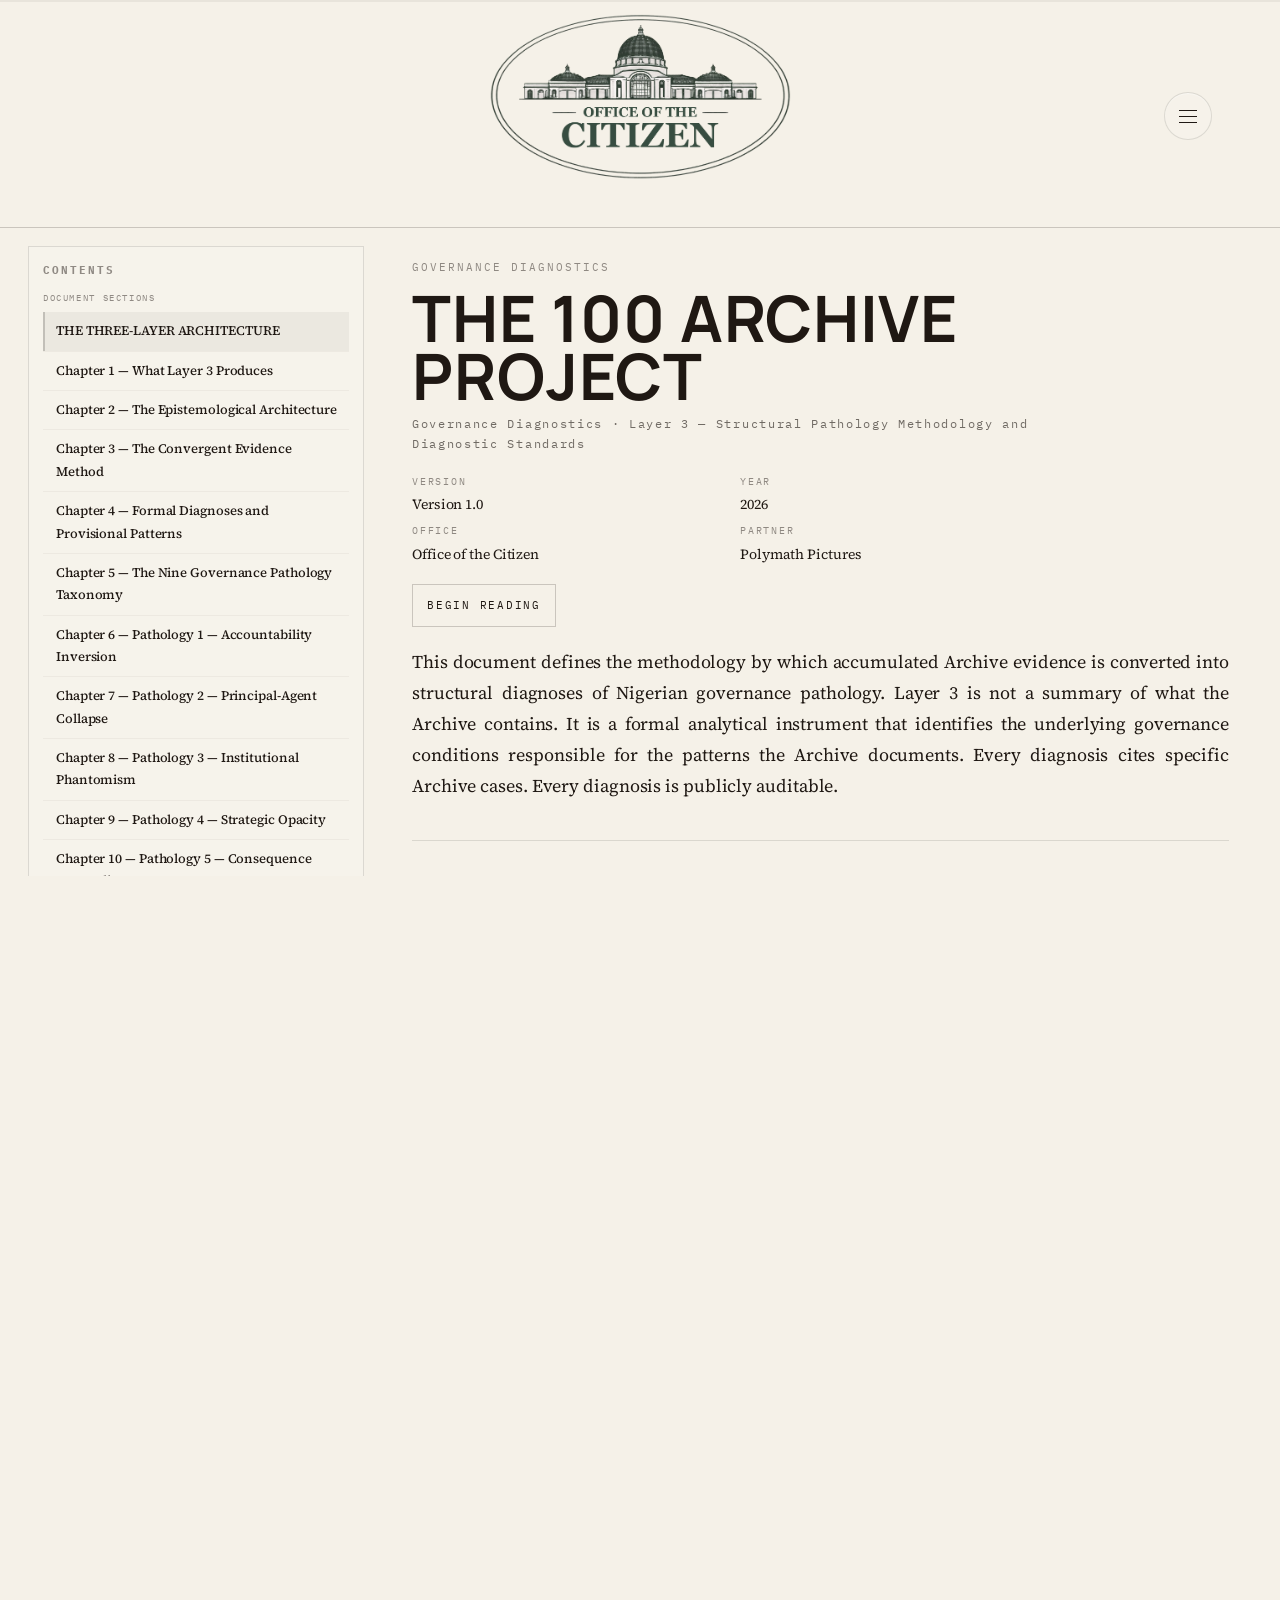
<file: archive/governance-index/index.html>
<!DOCTYPE html>
<html lang="en">
<head>
  <meta charset="UTF-8" />
  <meta http-equiv="refresh" content="0; url=/archive/governance-diagnostics/" />
  <meta name="viewport" content="width=device-width, initial-scale=1.0" />
  <title>Redirecting…</title>
</head>
<body>
  <p>Redirecting to <a href="/archive/governance-diagnostics/">Governance Diagnostics</a>.</p>
</body>
</html>
</file>
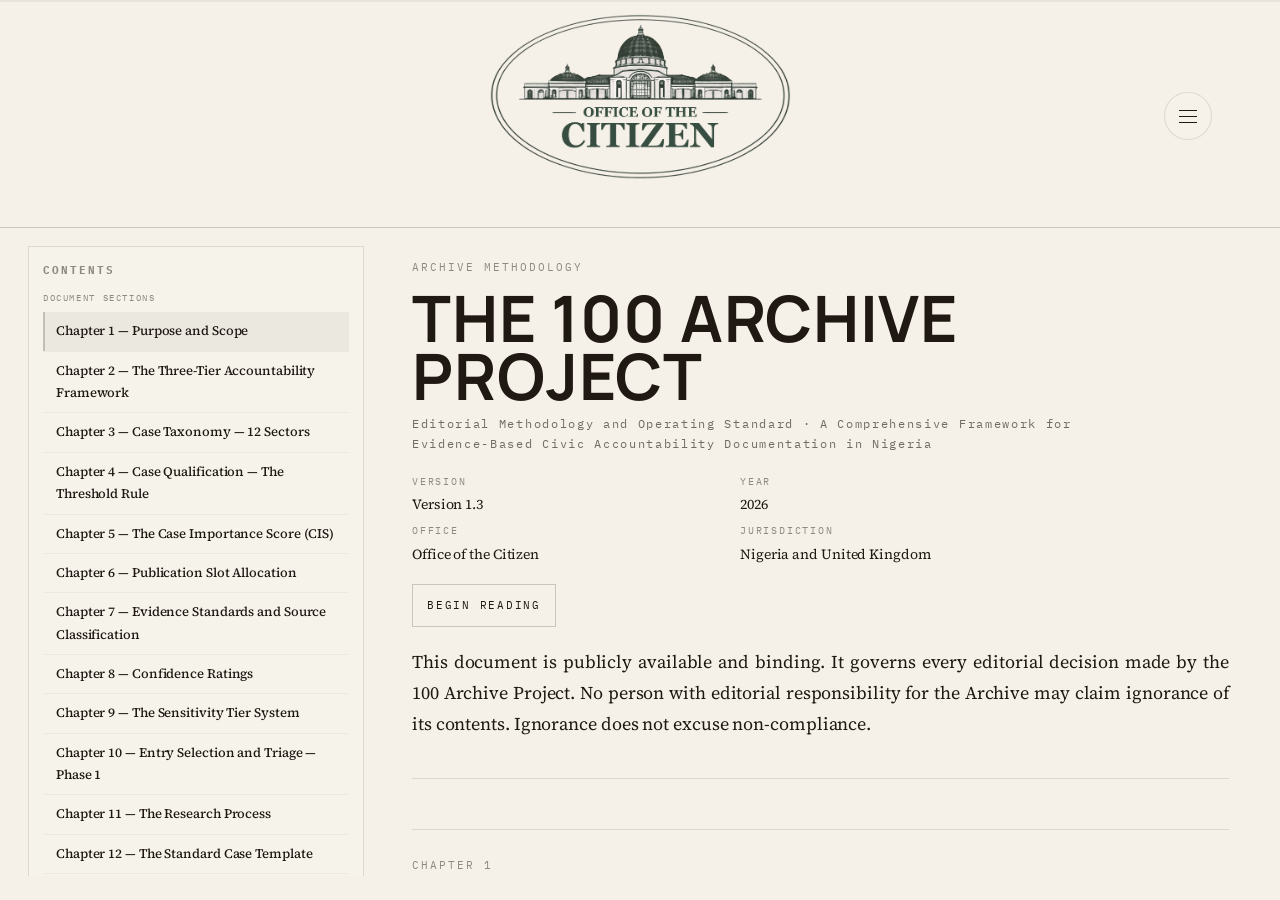
<file: archive/methodology/index.html>
<!DOCTYPE html>
<html lang="en">
<head>
  <meta charset="UTF-8">
  <meta name="viewport" content="width=device-width, initial-scale=1.0">
  <title>Archive Methodology | Office of the Citizen</title>
  <meta
    name="description"
    content="Full editorial methodology and operating standard for The 100 Archive Project."
  >
  <link rel="stylesheet" href="/archive/assets/archive-doc.css">
</head>
<body>
  <div class="progress" aria-hidden="true"><span id="progressBar"></span></div>
  <div class="shell">
    <header class="site-header">
      <a class="wordmark" href="/" aria-label="Office of the Citizen homepage">
        <img src="/officeofthecitizen-logo.png" alt="Office of the Citizen">
      </a>
      <div class="menu" data-menu>
        <button class="menu-button" type="button" aria-label="Open navigation" aria-expanded="false" aria-controls="site-menu">
          <span class="menu-icon" aria-hidden="true"></span>
        </button>
        <nav class="menu-panel" id="site-menu" aria-label="Site">
          <a href="/">Home</a>
          <a href="/archive/">Archive</a>
          <a href="/archive/methodology/" aria-current="page">Methodology</a>
          <a href="/archive/accountability-index/">Accountability Index</a>
          <a href="/archive/governance-diagnostics/">Governance Diagnostics</a>
          <a href="/policy/electricity/">Policy</a>
          <a href="/constitution/">Constitution</a>
          <a href="/projects/">Projects</a>
          <a href="/about/">About</a>
        </nav>
      </div>
    </header>

    <div class="page-scroll">
      <div class="grid">
        <aside class="sidebar" aria-label="Section navigation">
          <div class="toc-card">
            <h2>Contents</h2>
            <div class="toc-group">
              <div class="toc-group-label">Document Sections</div>
              <ul class="toc-list toc-main">
                <li><a href="#chapter-1-purpose-and-scope"><span>Chapter 1 — Purpose and Scope</span></a></li>
                <li><a href="#chapter-2-the-three-tier-accountability-framework"><span>Chapter 2 — The Three-Tier Accountability Framework</span></a></li>
                <li><a href="#chapter-3-case-taxonomy-12-sectors"><span>Chapter 3 — Case Taxonomy — 12 Sectors</span></a></li>
                <li><a href="#chapter-4-case-qualification-the-threshold-rule"><span>Chapter 4 — Case Qualification — The Threshold Rule</span></a></li>
                <li><a href="#chapter-5-the-case-importance-score-cis"><span>Chapter 5 — The Case Importance Score (CIS)</span></a></li>
                <li><a href="#chapter-6-publication-slot-allocation"><span>Chapter 6 — Publication Slot Allocation</span></a></li>
                <li><a href="#chapter-7-evidence-standards-and-source-classification"><span>Chapter 7 — Evidence Standards and Source Classification</span></a></li>
                <li><a href="#chapter-8-confidence-ratings"><span>Chapter 8 — Confidence Ratings</span></a></li>
                <li><a href="#chapter-9-the-sensitivity-tier-system"><span>Chapter 9 — The Sensitivity Tier System</span></a></li>
                <li><a href="#chapter-10-entry-selection-and-triage-phase-1"><span>Chapter 10 — Entry Selection and Triage — Phase 1</span></a></li>
                <li><a href="#chapter-11-the-research-process"><span>Chapter 11 — The Research Process</span></a></li>
                <li><a href="#chapter-12-the-standard-case-template"><span>Chapter 12 — The Standard Case Template</span></a></li>
                <li><a href="#chapter-13-document-preservation-and-source-archiving"><span>Chapter 13 — Document Preservation and Source Archiving</span></a></li>
                <li><a href="#chapter-14-protecting-sources-and-whistleblowers"><span>Chapter 14 — Protecting Sources and Whistleblowers</span></a></li>
                <li><a href="#chapter-15-social-media-and-viral-claims-as-evidence"><span>Chapter 15 — Social Media and Viral Claims as Evidence</span></a></li>
                <li><a href="#chapter-16-freedom-of-information-requests-and-non-responses"><span>Chapter 16 — Freedom of Information — Requests and Non-Responses</span></a></li>
                <li><a href="#chapter-17-handling-living-and-former-officials"><span>Chapter 17 — Handling Living and Former Officials</span></a></li>
                <li><a href="#chapter-18-the-right-of-reply-process"><span>Chapter 18 — The Right-of-Reply Process</span></a></li>
                <li><a href="#chapter-19-the-four-stage-editorial-review-phase-2"><span>Chapter 19 — The Four-Stage Editorial Review — Phase 2</span></a></li>
                <li><a href="#chapter-20-entry-states-and-lifecycle"><span>Chapter 20 — Entry States and Lifecycle</span></a></li>
                <li><a href="#chapter-21-public-contribution-and-moderation-phase-3"><span>Chapter 21 — Public Contribution and Moderation — Phase 3</span></a></li>
                <li><a href="#chapter-22-disputes-corrections-and-withdrawal-phase-4"><span>Chapter 22 — Disputes, Corrections, and Withdrawal — Phase 4</span></a></li>
                <li><a href="#chapter-23-bias-controls-and-skewness-management"><span>Chapter 23 — Bias Controls and Skewness Management</span></a></li>
                <li><a href="#chapter-24-writing-style-and-language-standards"><span>Chapter 24 — Writing Style and Language Standards</span></a></li>
                <li><a href="#chapter-25-nigerian-specific-challenges"><span>Chapter 25 — Nigerian-Specific Challenges</span></a></li>
                <li><a href="#chapter-26-governance"><span>Chapter 26 — Governance</span></a></li>
                <li><a href="#chapter-27-outputs"><span>Chapter 27 — Outputs</span></a></li>
                <li><a href="#chapter-28-scaling-to-africa"><span>Chapter 28 — Scaling to Africa</span></a></li>
                <li><a href="#chapter-29-annual-methodology-review"><span>Chapter 29 — Annual Methodology Review</span></a></li>
                <li><a href="#chapter-30-worked-example-a-complete-coded-case"><span>Chapter 30 — Worked Example — A Complete Coded Case</span></a></li>
                <li><a href="#chapter-31-labelling-and-metadata-doctrine"><span>Chapter 31 — Labelling and Metadata Doctrine</span></a></li>
              </ul>
            </div>
          </div>
        </aside>

        <main class="main">
          <header class="hero" id="hero-overview">
            <div class="kicker">Archive Methodology</div>
            <h1 class="title">
              <span class="title-main">THE 100 ARCHIVE PROJECT</span>
            </h1>
            <div class="hero-subdeck">
              <p class="subtitle">Editorial Methodology and Operating Standard · A Comprehensive Framework for Evidence-Based Civic Accountability Documentation in Nigeria</p>
            </div>
            <div class="meta" aria-label="Document metadata">
              <dl><dt>Version</dt><dd>Version 1.3</dd></dl>
              <dl><dt>Year</dt><dd>2026</dd></dl>
              <dl><dt>Office</dt><dd>Office of the Citizen</dd></dl>
              <dl><dt>Jurisdiction</dt><dd>Nigeria and United Kingdom</dd></dl>
            </div>
            <div class="download-bar">
              <a class="button secondary" href="#chapter-1-purpose-and-scope">Begin Reading</a>
            </div>
            <p class="doc-p" style="margin-top:20px;">This document is publicly available and binding. It governs every editorial decision made by the 100 Archive Project. No person with editorial responsibility for the Archive may claim ignorance of its contents. Ignorance does not excuse non-compliance.</p>
          </header>

          <section class="section" id="chapter-1-purpose-and-scope">
            <div class="note">Chapter 1</div>
            <h2 class="doc-h2">Purpose and Scope</h2>
            <h3 class="doc-h3" id="1-1-1-what-the-archive-is">1.1  What the Archive Is</h3>
<p class="doc-p">The 100 Archive Project is a public record of civic consequence in Nigeria's Fourth Republic. It documents how power is exercised, identifies responsibility across the accountability chain, preserves evidence trails, and enables diagnostic analysis of institutions and democratic systems.</p>
<p class="doc-p">The Archive is not a scandal vault. It is not a news site. It is not a political tool. It is a civic record — the kind of permanent, sourced, structured documentation that Nigeria's democratic history has never had and that every functional democracy requires.</p>
<div class="callout"><p>THE RULE</p>
<p>An archive that documents only failures becomes cynicism. This Archive documents failures, contested events, reforms, positive precedents, and institutional conduct. It is a record of democracy in practice — what works, what failed, who was responsible, and what changed.</p></div>
<h3 class="doc-h3" id="1-1-2-scope">1.2  Scope</h3>
<p class="doc-p">Geography</p>
<p class="doc-p">Nigeria first, built to scale to African countries using the same data schema. See Chapter 28 for the scaling framework.</p>
<p class="doc-p">Timeframe</p>
<p class="doc-p">Nigeria: 1999 to present. The Archive covers the Fourth Republic from its beginning. 1999 is the correct starting point because it frames the Archive as a democratic record — an assessment of how Nigeria has governed itself under its current constitutional order.</p>
<p class="doc-p">Actors Covered</p>
<p class="doc-p">The Archive covers public institutions and non-state actors where they materially shape public outcomes. This includes:</p>
<ul class="doc-list">
<li>All federal and state government institutions, ministries, departments, and agencies</li>
<li>The judiciary at all levels</li>
<li>The National Assembly and state legislatures</li>
<li>INEC and state electoral bodies</li>
<li>Security agencies — police, military, DSS, EFCC, ICPC, and others</li>
<li>Contractors and private companies receiving public funds or performing public functions</li>
<li>Political parties in their institutional conduct</li>
<li>Corporations where their conduct materially affects public rights or public funds</li>
<li>International organisations and development partners where their programmes involve Nigerian governance</li>
</ul>
<p class="doc-p">Case Types</p>
<p class="doc-p">Failures, contested events, policy decisions, court judgments, reforms, positive precedents, and institutional conduct — including symbolic conduct where it has accountability implications.</p>
<h3 class="doc-h3" id="1-1-3-what-this-document-governs">1.3  What This Document Governs</h3>
<p class="doc-p">This methodology is binding on all full-time and part-time editorial staff of the Office of the Citizen Foundation; all members of the Editorial Board; all journalist contributors; all state archive partners; all public contributors; all researchers, fact-checkers, and interns. Every person with editorial responsibility must confirm in writing before beginning work that they have read and understood this document.</p>
<h3 class="doc-h3" id="1-1-4-relationship-to-the-archive-constitution">1.4  Relationship to the Archive Constitution</h3>
<p class="doc-p">This methodology is the operational companion to the Archive Constitution. Where this document and the Constitution conflict, the Constitution prevails. Where this document and the Inter-Entity Agreement conflict, the Inter-Entity Agreement prevails. This document supplies the operational detail the Constitution does not.</p>
          </section>
          <section class="section" id="chapter-2-the-three-tier-accountability-framework">
            <div class="note">Chapter 2</div>
            <h2 class="doc-h2">The Three-Tier Accountability Framework</h2>
            <h3 class="doc-h3" id="2-2-1-the-core-question">2.1  The Core Question</h3>
<p class="doc-p">Every case must attempt to answer three questions. Where a question cannot be answered, the gap becomes part of the case record — explicitly and permanently.</p>
<div class="table-wrap"><table class="doc-table"><thead><tr>
<th>
<p>Tier</p>
</th>
<th>
<p>Question</p>
</th>
<th>
<p>Typical Actors</p>
</th>
</tr></thead>
<tbody>

<tr>
<td>
<p>1</p>
</td>
<td>
<p>Policy Responsibility: who designed the rule, policy, mandate, or decision path?</p>
</td>
<td>
<p>Ministers, Governors, President, heads of regulatory bodies with policy-setting authority</p>
</td>
</tr>
<tr>
<td>
<p>2</p>
</td>
<td>
<p>Institutional Responsibility: who led the institution that should have prevented or handled it?</p>
</td>
<td>
<p>Agency Directors-General, Commission Chairpersons, institutional heads with operational authority</p>
</td>
</tr>
<tr>
<td>
<p>3</p>
</td>
<td>
<p>Operational Responsibility: who executed the action or omission?</p>
</td>
<td>
<p>Department heads, local officials, contract supervisors, state-level implementation authorities</p>
</td>
</tr>
<tr>
<td>
<p>4</p>
</td>
<td>
<p>Structural Failure (where applicable)</p>
</td>
<td>
<p>Used where individual responsibility cannot be identified because systemic design made accountability impossible. Requires Editorial Board approval.</p>
</td>
</tr>
</tbody>
</table></div>
<h3 class="doc-h3" id="2-2-2-evidence-indicators-by-tier">2.2  Evidence Indicators by Tier</h3>
<p class="doc-p">Every tier attribution must be grounded in a Class A or Class B source as defined in Chapter 7. Class C and D sources may corroborate but do not establish tier attribution. The table below specifies which document types establish each tier. A researcher who cannot point to a document of the appropriate type for each attributed tier has not met the evidentiary standard.</p>
<div class="table-wrap"><table class="doc-table"><thead><tr>
<th>
<p>Tier</p>
</th>
<th>
<p>Establishing Document Types</p>
</th>
<th>
<p>What the Document Must Demonstrate</p>
</th>
</tr></thead>
<tbody>

<tr>
<td>
<p>Tier 1Policy</p>
</td>
<td>
<p>Establishment acts; executive orders; white papers; official gazette notices; appropriation acts; presidential or gubernatorial directives; cabinet resolutions; ministerial policy circulars bearing official seal</p>
</td>
<td>
<p>The named official's statutory authority over the relevant policy domain; or a specific decision, approval, or directive the official issued; or documented failure to exercise a mandate the law required them to exercise</p>
</td>
</tr>
<tr>
<td>
<p>Tier 2Institutional</p>
</td>
<td>
<p>Auditor-General reports; NEITI audits; ministry budget allocation records; parliamentary committee reports formally tabled; procurement authority documents; agency delegation schedules; EFCC or ICPC investigation findings naming the institution; CBN or regulatory agency notices</p>
</td>
<td>
<p>The institution's operational mandate and authority over the programme or service; or documented failure to supervise, monitor, or enforce within that mandate; or audit findings attributing a systemic failure to the institution's management or governance</p>
</td>
</tr>
<tr>
<td>
<p>Tier 3Operational</p>
</td>
<td>
<p>Procurement records; contract award notices; payment vouchers bearing signature; official correspondence bearing signature or stamp; court records naming the individual; project supervision reports; ICPC or EFCC charge sheets; EFCC interim forfeiture orders naming parties</p>
</td>
<td>
<p>The specific act or omission by the named individual or entity; the date and specific context of the decision; and the documented causal connection between that act or omission and the case outcome</p>
</td>
</tr>
<tr>
<td>
<p>Tier 4Structural</p>
</td>
<td>
<p>Institutional design documents; statutory framework analysis; governance review reports; Auditor-General systemic findings; prior recommendations on institutional redesign that were not implemented</p>
</td>
<td>
<p>That the systemic design itself — not individual actors — made accountability structurally impossible; and that the failure was foreseeable and documented in prior reports</p>
</td>
</tr>
</tbody>
</table></div>
<div class="callout"><p>IMPORTANT</p>
<p>A case where Tier 1 is established but Tier 3 cannot be identified is not an incomplete case. It is a finding: the policy mandate was exercised but operational accountability is not documentable. That gap is stated explicitly in the Diagnostic Note and recorded in the Best Missing Document field. Researchers do not infer downward from Tier 1 to Tier 3, or upward from Tier 3 to Tier 1. Each tier is established independently or recorded as undocumentable with reasons.</p></div>
<h3 class="doc-h3" id="2-2-3-the-non-state-actor-extension">2.3  The Non-State Actor Extension</h3>
<p class="doc-p">Where a contractor, private company, political party, or other non-state actor materially shapes the outcome of a governance failure, they are named in the entry as a contributing actor — not as a responsible party in the three-tier sense, but as an identified participant whose conduct the Archive documents. The public official who authorised, contracted, or supervised the non-state actor remains the Tier 3 Operational responsible party.</p>
<div class="table-wrap"><table class="doc-table">
<tbody>
<tr>
<td>
<p>WORKED EXAMPLE</p>
<p>Scenario:  A contractor receives 70% of a road contract sum and abandons the project. The contract was supervised by a FERMA zone director.</p>
<p>Application:  The contractor is named as a contributing actor. The FERMA zone director is named as the Tier 3 Operational responsible party, because the Archive's subject is the exercise of public power — specifically the failure to supervise and sanction. The contractor's conduct is documented as context.</p>
</td>
</tr>
</tbody>
</table></div>
<h3 class="doc-h3" id="2-2-4-cross-administration-responsibility">2.4  Cross-Administration Responsibility</h3>
<p class="doc-p">Where a failure spans multiple administrations, accountability is mapped to each administration for the period during which it held authority. The entry does not adjudicate between competing political narratives. It documents specific, evidenced failures at each point in the timeline. See Section 25.3 for the full cross-administration protocol.</p>
          </section>
          <section class="section" id="chapter-3-case-taxonomy-12-sectors">
            <div class="note">Chapter 3</div>
            <h2 class="doc-h2">Case Taxonomy — 12 Sectors</h2>
            <h3 class="doc-h3" id="3-3-1-the-twelve-primary-sectors">3.1  The Twelve Primary Sectors</h3>
<p class="doc-p">Every case is assigned one primary sector and may carry secondary sector tags. The sectors are the spine of the Archive. They prevent thematic drift and enable sector-level analysis. The taxonomy is fixed in Version 1.0 and may only be amended by the Editorial Board.</p>
<div class="table-wrap"><table class="doc-table"><thead><tr>
<th>
<p>#</p>
</th>
<th>
<p>Sector</p>
</th>
<th>
<p>What It Covers</p>
</th>
</tr></thead>
<tbody>

<tr>
<td>
<p>1</p>
</td>
<td>
<p>Elections and Electoral Administration</p>
</td>
<td>
<p>INEC conduct, voter registration, election results, electoral violence, campaign finance, party primaries with public implications</p>
</td>
</tr>
<tr>
<td>
<p>2</p>
</td>
<td>
<p>Judiciary and Legal Integrity</p>
</td>
<td>
<p>Court conduct and delays, judicial appointments, enforcement of judgments, prison system, access to justice, contempt by public bodies</p>
</td>
</tr>
<tr>
<td>
<p>3</p>
</td>
<td>
<p>Public Finance and Budgeting</p>
</td>
<td>
<p>Budget appropriation and execution, FAAC allocations, statutory transfers, revenue management, external borrowing, NNPC remittances</p>
</td>
</tr>
<tr>
<td>
<p>4</p>
</td>
<td>
<p>Procurement and Contracting</p>
</td>
<td>
<p>Contract awards, due process, contractor performance, inflated contracts, abandoned projects, sole-source procurement</p>
</td>
</tr>
<tr>
<td>
<p>5</p>
</td>
<td>
<p>Infrastructure and Service Delivery</p>
</td>
<td>
<p>Roads, bridges, power, water, transport, telecoms, and federal/state public works projects</p>
</td>
</tr>
<tr>
<td>
<p>6</p>
</td>
<td>
<p>Education and Child Welfare</p>
</td>
<td>
<p>Public schools, universities, UBEC, TETFUND, examination bodies, child welfare programmes, UNICEF/donor-funded school projects</p>
</td>
</tr>
<tr>
<td>
<p>7</p>
</td>
<td>
<p>Health and Public Safety</p>
</td>
<td>
<p>Hospitals, drugs, NHIS, NAFDAC, epidemic response, maternal and child health, medical equipment procurement</p>
</td>
</tr>
<tr>
<td>
<p>8</p>
</td>
<td>
<p>Security and Use of Force</p>
</td>
<td>
<p>Police, military, DSS, vigilante groups operating under state authority, use of force incidents, security sector accountability</p>
</td>
</tr>
<tr>
<td>
<p>9</p>
</td>
<td>
<p>Civil Rights and Administrative Justice</p>
</td>
<td>
<p>Constitutional rights violations, administrative detention, freedom of expression, freedom of assembly, press freedom</p>
</td>
</tr>
<tr>
<td>
<p>10</p>
</td>
<td>
<p>Policy Decisions and Reforms</p>
</td>
<td>
<p>Significant policy decisions with major public consequences, landmark reforms (positive and negative), regulatory changes</p>
</td>
</tr>
<tr>
<td>
<p>11</p>
</td>
<td>
<p>Institutional Conduct and Ethics</p>
</td>
<td>
<p>Institutional behaviour that affects public trust, symbolic conduct with accountability implications, ethics violations, conflicts of interest</p>
</td>
</tr>
<tr>
<td>
<p>12</p>
</td>
<td>
<p>Environmental and Resource Governance</p>
</td>
<td>
<p>Oil spills, gas flaring, deforestation, water systems, mining, NEITI compliance, environmental regulatory failures</p>
</td>
</tr>
</tbody>
</table></div>
<div class="callout"><p>NOTE</p>
<p>Sector 11 — Institutional Conduct and Ethics — explicitly covers symbolic conduct with accountability implications. The scenario of a military band playing a political song at a judiciary conference falls here: it is not electoral misconduct, not judicial misconduct, but institutional conduct with implications for judicial independence. Every such event should be assessed against the case threshold in Chapter 4 before a case is opened.</p></div>
<h3 class="doc-h3" id="3-3-2-secondary-tagging">3.2  Secondary Tagging</h3>
<p class="doc-p">A case may carry up to three secondary sector tags where its subject matter crosses multiple domains. A procurement case involving health equipment carries primary tag: Procurement and Contracting; secondary tags: Health and Public Safety, Public Finance and Budgeting. Secondary tags enable cross-sector analysis without distorting sector statistics.</p>
<h3 class="doc-h3" id="3-3-3-governance-outcome-classification-mandatory">3.3  Governance Outcome Classification — Mandatory</h3>
<p class="doc-p">Every case must be assigned one of five Governance Outcome Classifications. This field is mandatory and must be completed before a case proceeds to Stage 2 of the editorial review. Its purpose is structural: it forces the research team to actively look for institutional functioning, resilience, and success — not only failures. Without this field, selection pressure will naturally skew the Archive toward documented collapses, and the archive will become a blacklist regardless of editorial intent.</p>
<div class="table-wrap"><table class="doc-table"><thead><tr>
<th>
<p>Classification</p>
</th>
<th>
<p>Definition</p>
</th>
<th>
<p>Examples</p>
</th>
</tr></thead>
<tbody>

<tr>
<td>
<p>Institutional Success</p>
</td>
<td>
<p>An institution performed its mandate effectively, transparently, and to documented public benefit.</p>
</td>
<td>
<p>Lagos BRT implementation achieving measurable ridership targets; INEC successful biometric voter registration in 2023; FIRS exceeding revenue target with published audit.</p>
</td>
</tr>
<tr>
<td>
<p>Institutional Resilience</p>
</td>
<td>
<p>An institution faced a serious challenge — error, external pressure, or failure — and demonstrably corrected course through its own accountability mechanisms.</p>
</td>
<td>
<p>A ministry that identified procurement fraud internally, prosecuted the responsible official, and reformed its procurement system before an Auditor-General finding.</p>
</td>
</tr>
<tr>
<td>
<p>Institutional Failure</p>
</td>
<td>
<p>An institution failed to perform its mandate adequately. No evidence of intent to harm; documented evidence of incapacity, negligence, or systemic dysfunction.</p>
</td>
<td>
<p>NERC failing to enforce electricity distribution contracts; NAFDAC approving a drug later found to be counterfeit; a state education ministry failing to deploy UBEC funds.</p>
</td>
</tr>
<tr>
<td>
<p>Institutional Misconduct</p>
</td>
<td>
<p>An institution or identified actors within it acted in deliberate violation of their mandate, legal obligations, or public trust.</p>
</td>
<td>
<p>A procurement official awarding contracts to a connected company; a police unit using excessive force and falsifying incident reports; a judge accepting a bribe evidenced by court record.</p>
</td>
</tr>
<tr>
<td>
<p>Institutional Breakdown</p>
</td>
<td>
<p>The institutional failure was so severe and sustained that it constitutes a structural collapse of the institution's capacity to perform its mandate, with documented and ongoing public harm.</p>
</td>
<td>
<p>A state primary health system with no functioning facilities in 12 LGAs for three consecutive years despite budget allocations; INEC presiding over an election declared void by Supreme Court for systemic failures.</p>
</td>
</tr>
</tbody>
</table></div>
<div class="callout"><p>IMPORTANT</p>
<p>A researcher who cannot assign a Governance Outcome Classification has not yet understood the case sufficiently to publish it. The classification requires the researcher to have a complete picture of what happened and what the institution's role was. If the classification is genuinely unclear, the case is held at Stage 1 until it is clear. An unclear classification is a sign that more research is needed, not that the field should be left blank.</p></div>
<p class="doc-p">Annual publication targets by classification are set in the Annual Work Plan. The Annual Bias Audit reviews the distribution of published classifications. An archive that publishes only Institutional Failure and Institutional Misconduct is not an accurate record of Nigerian governance — it is a partial record of its worst moments. The classification field is the structural mechanism that prevents that distortion.</p>
<h3 class="doc-h3" id="3-3-4-pattern-detection-tags">3.4  Pattern Detection Tags</h3>
<p class="doc-p">In addition to sector tags and the Governance Outcome Classification, every case is assigned a minimum of one and a maximum of five Pattern Detection Tags. Pattern tags capture the structural governance failure pattern — the mechanism by which the failure occurred — independent of the sector in which it occurred. They enable cross-sector analysis: the same failure pattern appearing in procurement, health, and security simultaneously is a systemic finding that sector tags alone cannot surface.</p>
<p class="doc-p">The standard Pattern Detection Tag vocabulary is as follows. Tags outside this vocabulary require Editorial Board approval before use.</p>
<div class="table-wrap"><table class="doc-table"><thead><tr>
<th>
<p>Pattern Tag</p>
</th>
<th>
<p>What It Captures</p>
</th>
</tr></thead>
<tbody>

<tr>
<td>
<p>Procurement Failure</p>
</td>
<td>
<p>Contract award irregularities, contractor non-performance, inflated valuations, sole-source abuse</p>
</td>
</tr>
<tr>
<td>
<p>Regulatory Capture</p>
</td>
<td>
<p>A regulatory body systematically failing to regulate the sector it oversees, often due to personnel or funding ties to regulated entities</p>
</td>
</tr>
<tr>
<td>
<p>Judicial Delay</p>
</td>
<td>
<p>Court proceedings, enforcement of judgments, or judicial appointment processes that are documented as unreasonably or systematically delayed</p>
</td>
</tr>
<tr>
<td>
<p>Political Interference</p>
</td>
<td>
<p>Documented evidence of political actors directing, obstructing, or overriding institutional processes</p>
</td>
</tr>
<tr>
<td>
<p>Bureaucratic Breakdown</p>
</td>
<td>
<p>Systemic administrative failure — records lost, processes never followed, institutional capacity absent or dysfunctional</p>
</td>
</tr>
<tr>
<td>
<p>Budget Non-Implementation</p>
</td>
<td>
<p>Funds appropriated but not released, released but not spent, or spent without documented outputs</p>
</td>
</tr>
<tr>
<td>
<p>Accountability Evasion</p>
</td>
<td>
<p>Documented pattern of an institution or official avoiding, obstructing, or frustrating accountability mechanisms including FOI, audit, or court oversight</p>
</td>
</tr>
<tr>
<td>
<p>Impunity Pattern</p>
</td>
<td>
<p>Repeated institutional misconduct by the same institution or actor with no documented consequences across multiple incidents</p>
</td>
</tr>
<tr>
<td>
<p>Institutional Capture</p>
</td>
<td>
<p>An institution whose governance has been systematically redirected from its public mandate to serve private or partisan interests</p>
</td>
</tr>
<tr>
<td>
<p>Transparency Failure</p>
</td>
<td>
<p>Systematic failure to disclose information the institution is legally or constitutionally required to publish</p>
</td>
</tr>
<tr>
<td>
<p>Positive Precedent</p>
</td>
<td>
<p>A case demonstrating effective institutional function, reform, or accountability — used exclusively on Institutional Success and Institutional Resilience cases</p>
</td>
</tr>
</tbody>
</table></div>
<div class="callout"><p>NOTE</p>
<p>Pattern Detection Tags are assigned by the researcher at proposal stage and reviewed by the Research Director at Stage 1. They may be revised during the editorial review if the completed research reveals a different or additional pattern. The aggregate pattern tag data is published in the Annual State of Accountability Report and feeds directly into the Accountability Index's Annual Diagnosis.</p></div>
          </section>
          <section class="section" id="chapter-4-case-qualification-the-threshold-rule">
            <div class="note">Chapter 4</div>
            <h2 class="doc-h2">Case Qualification — The Threshold Rule</h2>
            <h3 class="doc-h3" id="4-4-1-what-qualifies-as-a-case">4.1  What Qualifies as a Case</h3>
<p class="doc-p">A case qualifies for the Archive if it is an event, decision, judgment, failure, reform, or institutional act with a definable time and place involving identifiable institutions, and it meets two of the following four triggers:</p>
<div class="table-wrap"><table class="doc-table"><thead><tr>
<th>
<p>Trigger</p>
</th>
<th>
<p>Qualifies if...</p>
</th>
</tr></thead>
<tbody>

<tr>
<td>
<p>Democratic Relevance</p>
</td>
<td>
<p>It touches elections, courts, rights, civic freedoms, public accountability mechanisms, or public integrity</p>
</td>
</tr>
<tr>
<td>
<p>Institutional Relevance</p>
</td>
<td>
<p>It shows how an institution acted, failed, concealed, or corrected — including symbolic conduct</p>
</td>
</tr>
<tr>
<td>
<p>Public Impact</p>
</td>
<td>
<p>It caused measurable harm to people, public money, public services, or constitutional rights</p>
</td>
</tr>
<tr>
<td>
<p>Precedent Value</p>
</td>
<td>
<p>It created a documented standard: court judgment, policy decision, official finding, reform, or constitutional interpretation</p>
</td>
</tr>
</tbody>
</table></div>
<p class="doc-p">This threshold is deliberately designed to allow a range of case types — child deaths, judicial misconduct, procurement failures, and policy decisions — to sit in the same archive without the archive becoming noise. A case does not need to be dramatic. It needs to be documentable and civic in consequence.</p>
<div class="table-wrap"><table class="doc-table">
<tbody>
<tr>
<td>
<p>WORKED EXAMPLE</p>
<p>Scenario:  A state government formally establishes a working open data portal and publishes quarterly budget execution data without being required to do so by any court order.</p>
<p>Application:  This case qualifies on Institutional Relevance (positive institutional conduct establishing a standard) and Precedent Value (creating a documented example other states can be measured against). It enters the Archive under Sector 3 with Confidence Rating: Verified. The Archive documents what works as well as what fails.</p>
</td>
</tr>
</tbody>
</table></div>
<h3 class="doc-h3" id="4-4-2-what-does-not-qualify">4.2  What Does Not Qualify</h3>
<p class="doc-p">Cases that meet only one trigger do not qualify, regardless of their emotional weight or media prominence. The Archive is not a memorial and is not a news aggregator. Where a case is rejected at threshold, the rejection is documented with the threshold assessment recorded.</p>
          </section>
          <section class="section" id="chapter-5-the-case-importance-score-cis">
            <div class="note">Chapter 5</div>
            <h2 class="doc-h2">The Case Importance Score (CIS)</h2>
            <h3 class="doc-h3" id="5-5-1-purpose">5.1  Purpose</h3>
<p class="doc-p">The Case Importance Score exists to prevent the Archive from becoming emotionally driven and statistically unrepresentative. Without a scoring system, the Archive will fill with the most dramatic, the most recent, and the most media-prominent cases — not the most important. The CIS creates a documented, auditable basis for editorial prioritisation.</p>
<p class="doc-p">The CIS is used for three purposes: selecting the first 100 entries; deciding what gets fast-tracked within the publication queue; and weighting analysis in the Annual State of Accountability report.</p>
<h3 class="doc-h3" id="5-5-2-the-cis-formula">5.2  The CIS Formula</h3>
<p class="doc-p">The CIS is the sum of four equally weighted dimensions. No dimension carries greater inherent weight than any other. Equal weighting reflects the principle that democratic harm, human harm, financial harm, and systemic harm are each legitimate grounds for civic significance — neither superseding the other.</p>
<div class="callout"><p>THE RULE</p>
<p>CIS  =  D1 (Democratic Impact)  +  D2 (Human Impact)  +  D3 (Financial Impact)  +  D4 (Precedent Value)Each dimension: 0 to 5.  Total maximum: 20.  Total minimum: 0.</p></div>
<p class="doc-p">Every dimension must be scored independently. A researcher who scores D1 before fully assessing D2–D4 risks anchoring all scores to the first assessment. The correct sequence is: gather all evidence relevant to all four dimensions; score each independently; sum. The CIS Scoring Form in the Research File records each dimension score separately with its primary source anchor.</p>
<h3 class="doc-h3" id="5-5-3-cis-scoring-anchors-dimension-by-dimension">5.3  CIS Scoring Anchors — Dimension by Dimension</h3>
<p class="doc-p">Every integer on every dimension has a defined anchor. Partial scores are not used. A case scores 3, not 3.5. Where evidence is borderline between two integers, the lower score is assigned and the reason for the boundary decision is recorded in the CIS Scoring Form.</p>
<p class="doc-p">D1 — Democratic Impact</p>
<div class="table-wrap"><table class="doc-table"><thead><tr>
<th>
<p>Score</p>
</th>
<th>
<p>Anchor — what the evidence must show</p>
</th>
</tr></thead>
<tbody>

<tr>
<td>
<p>5</p>
</td>
<td>
<p>The case directly and documentably impaired the functioning of a core democratic institution: an election was nullified, a court was compromised, a constitutional right was suspended without lawful authority, a legislative body was unconstitutionally dissolved.</p>
</td>
</tr>
<tr>
<td>
<p>4</p>
</td>
<td>
<p>A democratic institution was materially obstructed or weakened: INEC was prevented from operating in defined areas, judicial proceedings were demonstrably interfered with, freedom of assembly or press freedom was systematically suppressed across a documented period.</p>
</td>
</tr>
<tr>
<td>
<p>3</p>
</td>
<td>
<p>A democratic process was compromised in a specific and documented way: voter registration materials were diverted in specific LGAs; a court judgment was not enforced for a documented period; a legislative oversight function was blocked.</p>
</td>
</tr>
<tr>
<td>
<p>2</p>
</td>
<td>
<p>Democratic relevance is present but secondary: the failure touches oversight mechanisms, civic rights, or public accountability processes but did not directly impair their functioning.</p>
</td>
</tr>
<tr>
<td>
<p>1</p>
</td>
<td>
<p>Indirect democratic relevance only: the case relates to public institutions whose functioning affects democratic capacity in general terms, but no specific democratic process was impaired.</p>
</td>
</tr>
<tr>
<td>
<p>0</p>
</td>
<td>
<p>No democratic relevance. The failure is administrative, operational, or financial with no documented connection to democratic institutions, rights, or processes.</p>
</td>
</tr>
</tbody>
</table></div>
<p class="doc-p">D2 — Human Impact</p>
<div class="table-wrap"><table class="doc-table"><thead><tr>
<th>
<p>Score</p>
</th>
<th>
<p>Anchor — what the evidence must show</p>
</th>
</tr></thead>
<tbody>

<tr>
<td>
<p>5</p>
</td>
<td>
<p>Deaths directly attributable to the institutional failure, or displacement of communities, or mass denial of essential services (water, health, education) over a documented sustained period affecting a defined population.</p>
</td>
</tr>
<tr>
<td>
<p>4</p>
</td>
<td>
<p>Serious documented physical harm to multiple individuals, or denial of essential services affecting a significant number of people for a documented period, where the institutional failure is the proximate cause.</p>
</td>
</tr>
<tr>
<td>
<p>3</p>
</td>
<td>
<p>Documented significant harm to a defined group: loss of livelihoods, denial of public services, exposure to danger — evidenced by primary sources, not media claims alone.</p>
</td>
</tr>
<tr>
<td>
<p>2</p>
</td>
<td>
<p>Documented harm is limited in scale or duration: a smaller defined group was harmed, or the harm was temporary and partially remediated.</p>
</td>
</tr>
<tr>
<td>
<p>1</p>
</td>
<td>
<p>Potential harm or limited documented harm: the failure created conditions for harm, or a small number of individuals experienced documented difficulty.</p>
</td>
</tr>
<tr>
<td>
<p>0</p>
</td>
<td>
<p>No documented human impact. The failure is institutional or financial with no identified individuals or communities harmed.</p>
</td>
</tr>
</tbody>
</table></div>
<p class="doc-p">D3 — Financial Impact</p>
<div class="table-wrap"><table class="doc-table"><thead><tr>
<th>
<p>Score</p>
</th>
<th>
<p>Anchor — what the evidence must show</p>
</th>
</tr></thead>
<tbody>

<tr>
<td>
<p>5</p>
</td>
<td>
<p>Public funds lost, diverted, or misappropriated in excess of NGN 10 billion, documented in a primary source (Auditor-General report, court judgment, EFCC finding, NFIU disclosure).</p>
</td>
</tr>
<tr>
<td>
<p>4</p>
</td>
<td>
<p>Financial impact of NGN 1 billion to NGN 10 billion, documented in a primary source. Or: financial impact below this threshold but involving systematic fraud across multiple years documented in an official audit.</p>
</td>
</tr>
<tr>
<td>
<p>3</p>
</td>
<td>
<p>Financial impact of NGN 100 million to NGN 1 billion, documented in a primary source. Or: public project funded at this level where documented non-performance is the core of the case.</p>
</td>
</tr>
<tr>
<td>
<p>2</p>
</td>
<td>
<p>Financial impact of NGN 10 million to NGN 100 million, documented in a primary source. Or: smaller financial impact but where the mechanism of loss is particularly significant (novel fraud method, first documented instance of a pattern).</p>
</td>
</tr>
<tr>
<td>
<p>1</p>
</td>
<td>
<p>Financial impact below NGN 10 million, documented; or a financial dimension is present and documented but the quantum cannot be precisely established.</p>
</td>
</tr>
<tr>
<td>
<p>0</p>
</td>
<td>
<p>No financial dimension. The case involves no public funds, no quantifiable economic harm, and no documented financial loss.</p>
</td>
</tr>
</tbody>
</table></div>
<div class="callout"><p>NOTE</p>
<p>The NGN thresholds in D3 are reviewed annually. The Review Panel may adjust them to reflect inflation and the evolving Nigerian fiscal context. Threshold adjustments apply prospectively only — cases already scored are not retrospectively rescored unless a major audit or court finding produces a materially different financial figure.</p></div>
<p class="doc-p">D4 — Precedent Value</p>
<div class="table-wrap"><table class="doc-table"><thead><tr>
<th>
<p>Score</p>
</th>
<th>
<p>Anchor — what the evidence must show</p>
</th>
</tr></thead>
<tbody>

<tr>
<td>
<p>5</p>
</td>
<td>
<p>A Supreme Court judgment, a constitutional interpretation, or a federal policy with permanent and documented structural effect on Nigerian governance. A case that establishes a legal or institutional standard that all subsequent cases must follow.</p>
</td>
</tr>
<tr>
<td>
<p>4</p>
</td>
<td>
<p>A Court of Appeal judgment, a major legislative reform, a regulatory framework change, or an institutional accountability outcome (prosecution and conviction) with documented systemic implications beyond the immediate case.</p>
</td>
</tr>
<tr>
<td>
<p>3</p>
</td>
<td>
<p>A Federal High Court judgment, a parliamentary committee finding that resulted in documented policy change, or a positive precedent case where a state institution demonstrably improved its conduct in response to documented pressure.</p>
</td>
</tr>
<tr>
<td>
<p>2</p>
</td>
<td>
<p>A state-level court judgment, administrative tribunal finding, or institutional reform documented at state or agency level — with evidence that the precedent has been or is being applied.</p>
</td>
</tr>
<tr>
<td>
<p>1</p>
</td>
<td>
<p>A documented administrative decision or institutional finding that sets an internal standard within one agency or ministry, without broader legal or policy effect.</p>
</td>
</tr>
<tr>
<td>
<p>0</p>
</td>
<td>
<p>No precedent dimension. The case documents an event without establishing any formal standard, judgment, or replicable institutional outcome.</p>
</td>
</tr>
</tbody>
</table></div>
<h3 class="doc-h3" id="5-5-4-cis-band-classification-and-rules">5.4  CIS Band Classification and Rules</h3>
<div class="table-wrap"><table class="doc-table"><thead><tr>
<th>
<p>Band</p>
</th>
<th>
<p>Score Range</p>
</th>
<th>
<p>Meaning</p>
</th>
</tr></thead>
<tbody>

<tr>
<td>
<p>High</p>
</td>
<td>
<p>15 – 20</p>
</td>
<td>
<p>Cases of national or major institutional significance. Fast-tracked in the publication queue. All High CIS assignments confirmed by Editorial Lead.</p>
</td>
</tr>
<tr>
<td>
<p>Medium</p>
</td>
<td>
<p>9 – 14</p>
</td>
<td>
<p>Cases of significant regional or sector importance. Standard publication queue.</p>
</td>
</tr>
<tr>
<td>
<p>Low</p>
</td>
<td>
<p>0 – 8</p>
</td>
<td>
<p>Cases of limited or localised impact. Admissible but fill slots only when they represent a pattern not otherwise documented in the current set.</p>
</td>
</tr>
</tbody>
</table></div>
<div class="callout"><p>IMPORTANT</p>
<p>The CIS is assigned by the Research Director at triage. It is not a journalist's assessment of the story's newsworthiness. It is a structured assessment of civic consequence. Researchers may not self-assign a CIS. All scores are recorded on the CIS Scoring Form with primary source anchors for each dimension score.</p></div>
<h3 class="doc-h3" id="5-5-5-cis-reliability-and-calibration">5.5  CIS Reliability and Calibration</h3>
<p class="doc-p">Because the CIS is used to allocate publication slots and weight aggregate analysis, scoring consistency across researchers and cases is a methodological requirement, not a quality aspiration. Two reliability controls operate on the CIS.</p>
<p class="doc-p">First: during the pilot phase and at each new researcher induction, a calibration exercise is run. All researchers score the same three benchmark cases independently. Acceptable calibration requires that each researcher's CIS total for each benchmark case falls within two points of the established benchmark score. A researcher whose scores fall outside this band on more than one benchmark case is retrained before working on live cases.</p>
<p class="doc-p">Second: the Research Director reviews the CIS distribution across published cases quarterly. A dataset where more than 60% of published cases score in the High band, or more than 30% score in the Low band, is a signal of scoring drift. The Research Director conducts a recalibration session with all active researchers when drift is detected. The recalibration findings are documented in the quarterly audit record.</p>
          </section>
          <section class="section" id="chapter-6-publication-slot-allocation">
            <div class="note">Chapter 6</div>
            <h2 class="doc-h2">Publication Slot Allocation</h2>
            <h3 class="doc-h3" id="6-6-1-the-4-4-2-rule">6.1  The 4-4-2 Rule</h3>
<p class="doc-p">For every ten cases published, the Archive reserves publication slots by CIS band. This rule is mandatory and may not be overridden by editorial urgency, news cycle pressure, or any other consideration.</p>
<div class="table-wrap"><table class="doc-table"><thead><tr>
<th>
<p>CIS Band</p>
</th>
<th>
<p>Slots per 10 Cases</p>
</th>
<th>
<p>Condition</p>
</th>
</tr></thead>
<tbody>

<tr>
<td>
<p>High (15–20)</p>
</td>
<td>
<p>4</p>
</td>
<td>
<p>No condition — high CIS cases are always prioritised</p>
</td>
</tr>
<tr>
<td>
<p>Medium (9–14)</p>
</td>
<td>
<p>4</p>
</td>
<td>
<p>No condition</p>
</td>
</tr>
<tr>
<td>
<p>Low (0–8)</p>
</td>
<td>
<p>2</p>
</td>
<td>
<p>Low CIS cases fill their 2 slots only where they are representative of a pattern or reveal a systemic condition not otherwise documented in the current publication set</p>
</td>
</tr>
</tbody>
</table></div>
<p class="doc-p">The 4-4-2 rule keeps the Archive truthful without letting tragedy dominate it. If only high-impact cases were published, the Archive would over-represent dramatic events at the expense of systemic patterns that appear in medium and low CIS cases.</p>
<p class="doc-p">At the end of each calendar quarter, the Research Director reviews the published set against the 4-4-2 allocation. Where the ratio has drifted — for example, because of a cluster of high-CIS events in one quarter — the next quarter's publication plan is adjusted to rebalance.</p>
<h3 class="doc-h3" id="6-6-2-within-sector-balance">6.2  Within-Sector Balance</h3>
<p class="doc-p">The 4-4-2 rule applies within each of the 12 sectors as well as across the archive as a whole. No sector may have all its entries in the High band, regardless of availability. Sector balance targets are set in the Annual Work Plan and reviewed quarterly by the Research Director.</p>
          </section>
          <section class="section" id="chapter-7-evidence-standards-and-source-classification">
            <div class="note">Chapter 7</div>
            <h2 class="doc-h2">Evidence Standards and Source Classification</h2>
            <h3 class="doc-h3" id="7-7-1-the-naming-standard">7.1  The Naming Standard</h3>
<div class="callout"><p>THE RULE</p>
<p>A person may only be named as a responsible party where primary source evidence places them in the described role at the described time. Naming is mandatory where that evidence exists. Naming is prohibited where it does not. The standard cuts both ways.</p></div>
<p class="doc-p">Researchers who fail to name a responsible party where primary evidence clearly supports it are as much in breach of this methodology as researchers who name a party without sufficient evidence.</p>
<h3 class="doc-h3" id="7-7-2-evidence-hierarchy">7.2  Evidence Hierarchy</h3>
<p class="doc-p">Primary Sources — Class A (Highest)</p>
<ul class="doc-list">
<li>Court judgments, tribunal rulings — federal and state</li>
<li>Audit reports: Auditor-General (federal and state), NEITI, NNPC audits</li>
<li>Budgets, appropriation acts, official Federal Gazettes</li>
<li>Procurement records, contract award notices, tender documents</li>
<li>National Assembly and State Assembly Hansard</li>
<li>Official correspondence, circulars, and directives bearing official seal</li>
<li>FOI Act responses bearing official letterhead and date stamp</li>
<li>EFCC and ICPC formally published investigation findings</li>
<li>INEC official publications and gazette notices</li>
<li>CBN policy circulars and official regulatory notices</li>
</ul>
<p class="doc-p">Primary Sources — Class B</p>
<ul class="doc-list">
<li>Government press releases and official media statements</li>
<li>Annual reports of government institutions</li>
<li>Parliamentary committee reports formally tabled</li>
<li>Regulatory agency published notices</li>
</ul>
<p class="doc-p">Secondary Sources — Class C</p>
<ul class="doc-list">
<li>Published investigative journalism from named outlets with editorial standards, where the underlying documents are cited</li>
<li>Peer-reviewed academic research with sourcing</li>
<li>Reports from credible international organisations (UN agencies, World Bank, Transparency International, Amnesty International) with documented methodology</li>
</ul>
<p class="doc-p">Secondary Sources — Class D</p>
<ul class="doc-list">
<li>Credible Nigerian news reporting without named primary sources</li>
<li>Civil society organisation reports with partial documentation</li>
<li>Legal filings and court documents in proceedings that are still ongoing</li>
</ul>
<p class="doc-p">Citizen Sources — Class E</p>
<ul class="doc-list">
<li>Testimony from named individuals with documented personal knowledge</li>
<li>Community reports with corroborating detail</li>
<li>Photographic or video evidence with verified provenance and chain of custody</li>
</ul>
<p class="doc-p">Not Admitted</p>
<ul class="doc-list">
<li>Anonymous source testimony</li>
<li>Social media posts (see Chapter 15 for the specific conditions under which social media may be cited as Class C/D)</li>
<li>Leaked documents of unverifiable provenance</li>
<li>Hearsay and rumour regardless of how widely held</li>
<li>Reports from organisations with an undisclosed interest in the outcome</li>
</ul>
<h3 class="doc-h3" id="7-7-3-minimum-publication-threshold">7.3  Minimum Publication Threshold</h3>
<p class="doc-p">To publish a case as documented, the Archive requires a minimum of one independent Class A source, plus at least one supporting source of Class B or higher. This is the floor. Sensitivity Tiers (Chapter 9) impose higher thresholds for recent and current-administration entries.</p>
<p class="doc-p">Where the best document cannot be obtained, the researcher must: state what the best document would be; state all steps taken to obtain it (FOI filed, portal searched, agency contacted, date of attempt); and mark the case as incomplete on that evidence dimension. The documented attempt is itself a form of accountability.</p>
<h3 class="doc-h3" id="7-7-4-the-best-missing-document-field">7.4  The Best Missing Document Field</h3>
<p class="doc-p">Every Research File must include a Best Missing Document section that records: what primary source should theoretically exist for this case; what legal or procedural requirement mandates its existence; and what steps were taken to obtain it. Where the document's absence is itself evidence of a systemic failure — a contract file that should legally exist but does not, a budget variance report required by statute that was never filed — the absence is documented as primary evidence of structural failure.</p>
<h3 class="doc-h3" id="7-7-5-corroboration-requirement">7.5  Corroboration Requirement</h3>
<p class="doc-p">No single source, however authoritative, is sufficient alone. Every factual claim in an Archive entry must be independently corroborated. Independence means the sources have no common origin: two newspapers reporting the same government press release are one source with two citations, not two independent sources.</p>
          </section>
          <section class="section" id="chapter-8-confidence-ratings">
            <div class="note">Chapter 8</div>
            <h2 class="doc-h2">Confidence Ratings</h2>
            <h3 class="doc-h3" id="8-8-1-the-five-confidence-levels">8.1  The Five Confidence Levels</h3>
<p class="doc-p">Every published case carries a confidence rating. The rating acknowledges that evidence exists on a spectrum. An entry published at Moderate confidence with its limitations stated is more honest than refusing to publish until Verified evidence is available. The confidence rating is visible to all readers on the case page.</p>
<div class="table-wrap"><table class="doc-table"><thead><tr>
<th>
<p>Rating</p>
</th>
<th>
<p>Abbreviation</p>
</th>
<th>
<p>Evidence Basis</p>
</th>
</tr></thead>
<tbody>

<tr>
<td>
<p>Verified</p>
</td>
<td>
<p>V</p>
</td>
<td>
<p>Multiple Class A primary sources, or a court judgment, or a published audit finding. The documented facts are established beyond reasonable editorial doubt.</p>
</td>
</tr>
<tr>
<td>
<p>Strong</p>
</td>
<td>
<p>S</p>
</td>
<td>
<p>One Class A source plus strong Class B or C corroboration. The documented facts are well-supported but not multiply confirmed at the primary level.</p>
</td>
</tr>
<tr>
<td>
<p>Moderate</p>
</td>
<td>
<p>M</p>
</td>
<td>
<p>Limited primary documents, but the account is credible and the Archive has documented its attempts to obtain better evidence. Published with the evidence limitations disclosed.</p>
</td>
</tr>
<tr>
<td>
<p>Contested</p>
</td>
<td>
<p>C</p>
</td>
<td>
<p>Credible dispute or unresolved contradiction from a named party with primary source evidence. The case is published with both accounts presented. Not the same as an unverified denial.</p>
</td>
</tr>
<tr>
<td>
<p>Under Review</p>
</td>
<td>
<p>U</p>
</td>
<td>
<p>Publication paused pending verification of a specific factual question. Always temporary. The entry is visible with its Under Review status and a brief statement of what is being verified.</p>
</td>
</tr>
</tbody>
</table></div>
<div class="callout"><p>NOTE</p>
<p>Contested (C) is a confidence rating, not an entry state. It means there is a genuine evidential dispute between two positions. Under Review (U) is also a confidence rating and a temporary entry state. Both are different from the entry lifecycle states (Active, Resolved, Superseded, Closed) described in Chapter 20.</p></div>
<h3 class="doc-h3" id="8-8-2-how-confidence-ratings-are-assigned-and-revised">8.2  How Confidence Ratings Are Assigned and Revised</h3>
<p class="doc-p">Confidence ratings are assigned by the Research Director at Stage 1 of the editorial review and confirmed by the Editorial Lead at Stage 3. Ratings may be upgraded as new primary evidence is obtained. Upgrades require a change log entry. A rating may not be downgraded without a formal editorial review.</p>
          </section>
          <section class="section" id="chapter-9-the-sensitivity-tier-system">
            <div class="note">Chapter 9</div>
            <h2 class="doc-h2">The Sensitivity Tier System</h2>
            <h3 class="doc-h3" id="9-9-1-why-differentiated-standards-exist">9.1  Why Differentiated Standards Exist</h3>
<p class="doc-p">Not all entries carry the same legal and reputational risk. An entry documenting an abandoned road contract from 2005 carries different risk from an entry naming a sitting minister for a failure in the current fiscal year. The core evidence standard applies to all entries. The editorial process, right-of-reply window, legal review requirements, and publication authorisation level differ based on sensitivity.</p>
<div class="table-wrap"><table class="doc-table"><thead><tr>
<th>
<p>Tier</p>
</th>
<th>
<p>Definition</p>
</th>
<th>
<p>Evidence Min.</p>
</th>
<th>
<p>Reply Window</p>
</th>
<th>
<p>Publication Auth.</p>
</th>
</tr></thead>
<tbody>

<tr>
<td>
<p>1</p>
</td>
<td>
<p>Historical: failure &gt;5 years ago, responsible parties no longer in public life, no active legal proceedings</p>
</td>
<td>
<p>1 Class A + 1 corroboration</p>
</td>
<td>
<p>7 days</p>
</td>
<td>
<p>Editorial Lead</p>
</td>
</tr>
<tr>
<td>
<p>2</p>
</td>
<td>
<p>Recent: failure within 5 years, or responsible parties remain in public life but no longer in described role</p>
</td>
<td>
<p>2 Class A + 1 Class C</p>
</td>
<td>
<p>14 days</p>
</td>
<td>
<p>Editorial Lead + 1 Board member</p>
</td>
</tr>
<tr>
<td>
<p>3</p>
</td>
<td>
<p>Current: names sitting officials, or failure in current budget year</p>
</td>
<td>
<p>3 Class A (independently verified)</p>
</td>
<td>
<p>21 days</p>
</td>
<td>
<p>Full Editorial Board majority vote + legal sign-off</p>
</td>
</tr>
</tbody>
</table></div>
<p class="doc-p">A case's Tier is assigned at proposal stage and reviewed at Stage 3 of the editorial review. If new information during research elevates sensitivity — for example, a named official is reappointed to a current government position — the case is re-classified upward and the corresponding process applied immediately.</p>
          </section>
          <section class="section" id="chapter-10-entry-selection-and-triage-phase-1">
            <div class="note">Chapter 10</div>
            <h2 class="doc-h2">Entry Selection and Triage — Phase 1</h2>
            <h3 class="doc-h3" id="10-10-1-intake-channels">10.1  Intake Channels</h3>
<p class="doc-p">Cases enter the Archive through four channels:</p>
<ul class="doc-list">
<li>Internal research: generated by the Foundation's research team through their own sector monitoring</li>
<li>Journalist submission: cases submitted by journalist partners under the Contributor Protocol</li>
<li>CSO submission: cases submitted by civil society organisations with a documented evidence pack</li>
<li>Public tip (Phase 2 onwards): cases submitted through the public portal after the first 100 entries are published</li>
</ul>
<h3 class="doc-h3" id="10-10-2-triage-decisions">10.2  Triage Decisions</h3>
<p class="doc-p">Every intake is assessed within 10 working days against the threshold rule (Chapter 4) and assigned an initial CIS score (Chapter 5). Triage decisions are:</p>
<ul class="doc-list">
<li>Accept for research: threshold met, CIS assigned, case type confirmed, researcher assigned</li>
<li>Hold for evidence: threshold potentially met but insufficient initial evidence; submitter notified with specific evidence requirements</li>
<li>Decline: threshold not met; submitter notified with written reasons; declined cases are logged and retained</li>
</ul>
<h3 class="doc-h3" id="10-10-3-the-entry-proposal-form">10.3  The Entry Proposal Form</h3>
<p class="doc-p">Every accepted case requires a completed Entry Proposal Form before research begins. The form records: proposed entry title; sector; approximate date range; geographic scope; proposed responsible parties with titles; initial evidence inventory; initial CIS score; initial Sensitivity Tier; and the assigned researcher.</p>
<h3 class="doc-h3" id="10-10-4-the-selection-principle">10.4  The Selection Principle</h3>
<p class="doc-p">Cases are selected based on CIS score and evidence quality, applied identically regardless of the identity of responsible parties. A case is not selected because it is politically convenient. A case is not rejected because it will attract controversy. The criteria are documented civic consequence and available evidence. Nothing else.</p>
<h3 class="doc-h3" id="10-10-5-the-12-pilot-launch-protocol">10.5  The 12-Pilot Launch Protocol</h3>
<p class="doc-p">The Archive does not launch publicly with 100 cases. It launches publicly after completing and validating 12 pilot cases — one from each of the 12 sectors. This sequencing is not optional and is not subject to acceleration on grounds of urgency, external pressure, or funder timelines.</p>
<p class="doc-p">The reason is straightforward: launching with 100 cases is how projects collapse. Research quality degrades under volume pressure. Methodology gaps that are inexpensive to fix in 12 cases become structurally embedded across 100. A single poorly evidenced entry in the first 100 gives institutions a credible basis for challenging the entire Archive's methodology rather than the specific entry. The credibility the Archive needs for the next decade is built in the first 12, not the first 100.</p>
<div class="table-wrap"><table class="doc-table"><thead><tr>
<th>
<p>Pilot Phase Stage</p>
</th>
<th>
<p>What Is Being Tested</p>
</th>
</tr></thead>
<tbody>

<tr>
<td>
<p>Pilot Case 1–4: First four sectors researched</p>
</td>
<td>
<p>Full methodology walkthrough — Entry Proposal Form, Evidence Log, three-copy archiving, right-of-reply process, four-stage editorial review. Identify any step that fails in practice.</p>
</td>
</tr>
<tr>
<td>
<p>Review at 4 cases: Methodology audit</p>
</td>
<td>
<p>Research Director and Editorial Lead conduct a structured review: Which methodology rules proved unworkable? Which steps were consistently skipped under pressure? Which fields were consistently incomplete? Amend before proceeding.</p>
</td>
</tr>
<tr>
<td>
<p>Pilot Cases 5–8: Four more sectors</p>
</td>
<td>
<p>Test the amended methodology. First use of Governance Outcome Classification and Pattern Detection Tags in live cases. First use of the Traceability Log. Identify any remaining gaps.</p>
</td>
</tr>
<tr>
<td>
<p>Review at 8 cases: Second methodology audit</p>
</td>
<td>
<p>Focus specifically on: CIS scoring consistency across cases; Governance Outcome Classification consistency; Pattern Detection Tag application; writing format compliance with the three-layer structure.</p>
</td>
</tr>
<tr>
<td>
<p>Pilot Cases 9–12: Final four sectors, one per remaining sector</p>
</td>
<td>
<p>Final validation. At least one pilot case should be Tier 3 sensitivity (sitting official). At least two should be Institutional Success or Resilience classifications. At least one should involve the FOI Escalation Ladder reaching Day 30.</p>
</td>
</tr>
<tr>
<td>
<p>Review at 12 cases: Launch Readiness Assessment</p>
</td>
<td>
<p>Editorial Board formally reviews all 12 cases and certifies: methodology is operational; research team is trained; traceability logs are complete; all 12 cases meet publication standard. Archive goes live.</p>
</td>
</tr>
</tbody>
</table></div>
<p class="doc-p">The 12 pilot cases are published simultaneously at launch. They are not published one at a time as they are completed. Publishing them together demonstrates depth and credibility from the first day. Publishing them individually creates a period of public operation during which the methodology is still being tested — which is the opposite of the launch conditions the Archive needs.</p>
          </section>
          <section class="section" id="chapter-11-the-research-process">
            <div class="note">Chapter 11</div>
            <h2 class="doc-h2">The Research Process</h2>
            <h3 class="doc-h3" id="11-11-1-research-standards">11.1  Research Standards</h3>
<p class="doc-p">Research for Archive entries is not journalism. It is closer to legal preparation. The researcher's task is to assemble evidence that meets a documented standard, not to construct a narrative. The entry does not exist until the evidence exists. The entry is written from the evidence — never toward a conclusion.</p>
<h3 class="doc-h3" id="11-11-2-the-research-file">11.2  The Research File</h3>
<p class="doc-p">Every case must have a Research File retained permanently. The Research File contains:</p>
<ul class="doc-list">
<li>The approved Entry Proposal Form</li>
<li>All source documents in original and archived form</li>
<li>The Evidence Log listing every source reviewed, admitted or rejected, with the reason for each decision</li>
<li>The Best Missing Document section (Section 7.4)</li>
<li>The FOI request log (Chapter 16)</li>
<li>The right-of-reply correspondence and any response received</li>
<li>All editorial review records including blind review certification</li>
<li>The legal review record (for Tier 2 and Tier 3 cases)</li>
<li>The publication authorisation record</li>
<li>The Editorial Traceability Log (Section 11.5)</li>
<li>All subsequent update and correction records, each with version number</li>
</ul>
<p class="doc-p">Research Files are never deleted. Minimum retention: ten years from publication. Where a case is subject to legal proceedings, the relevant Research File is retained until all proceedings are finally resolved.</p>
<h3 class="doc-h3" id="11-11-3-the-evidence-log">11.3  The Evidence Log</h3>
<p class="doc-p">The Evidence Log records every source consulted, whether or not ultimately cited. For each source: type, title, date, class assigned, whether admitted, the specific claim it supports, and any reason for rejection. The Evidence Log is the documented record of research good faith. In any legal challenge, it demonstrates that the researcher considered all available evidence — not only the evidence that supported a predetermined conclusion.</p>
<h3 class="doc-h3" id="11-11-4-the-documentation-availability-note">11.4  The Documentation Availability Note</h3>
<p class="doc-p">Each published case includes a Documentation Availability note visible to readers. It states, honestly, what types of primary evidence were available for this case and what was not obtainable. This is the Archive's published acknowledgment of its own evidential limits on a case-by-case basis. It is not a disclaimer — it is a transparency mechanism.</p>
<h3 class="doc-h3" id="11-11-5-the-editorial-traceability-log">11.5  The Editorial Traceability Log</h3>
<p class="doc-p">Every published case must have a completed Editorial Traceability Log in its Research File. The Log is a named, dated, personnel-specific record of every editorial action taken on the case. Its purpose is legal: 'our editorial process' is a defence in principle; 'this specific case was researched by [name] on [date], verified by [name] on [date], and published by authorisation of [name] on [date]' is a defence in fact.</p>
<div class="table-wrap"><table class="doc-table"><thead><tr>
<th>
<p>Log Field</p>
</th>
<th>
<p>What Must Be Recorded</p>
</th>
</tr></thead>
<tbody>

<tr>
<td>
<p>Researcher</p>
</td>
<td>
<p>Full name of the lead researcher; date research commenced; date research completed</p>
</td>
</tr>
<tr>
<td>
<p>Evidence Collector</p>
</td>
<td>
<p>Name of person who assembled the Evidence Log and archived all source documents; date completed</p>
</td>
</tr>
<tr>
<td>
<p>Stage 1 Reviewer</p>
</td>
<td>
<p>Name of Research Director; date of Stage 1 checklist completion; pass/fail outcome; any items returned for correction</p>
</td>
</tr>
<tr>
<td>
<p>Stage 2 Blind Reviewer</p>
</td>
<td>
<p>Name of Stage 2 reviewer; date of blind review; written certification signed and dated</p>
</td>
</tr>
<tr>
<td>
<p>Stage 3 Editorial Reviewer</p>
</td>
<td>
<p>Name of Editorial Lead; date of full entry review; any revisions required and their resolution</p>
</td>
</tr>
<tr>
<td>
<p>Stage 4 Legal Reviewer</p>
</td>
<td>
<p>Name of legal reviewer; date; written clearance note reference (Tier 2 and 3 only)</p>
</td>
</tr>
<tr>
<td>
<p>Right-of-Reply Handler</p>
</td>
<td>
<p>Name of person who sent notices; dates sent; dates of response or documented non-response</p>
</td>
</tr>
<tr>
<td>
<p>Publication Authoriser</p>
</td>
<td>
<p>Name(s) of authorising editor(s) or board members; date of authorisation; vote outcome for Tier 3 cases</p>
</td>
</tr>
<tr>
<td>
<p>Post-Publication Updates</p>
</td>
<td>
<p>For each update: version number assigned, name of researcher, name of authorising editor, date, nature of change</p>
</td>
</tr>
</tbody>
</table></div>
<div class="callout"><p>IMPORTANT</p>
<p>The Traceability Log must be completed before publication. A case may not be published with any Log field blank. Where a stage was not required (for example, legal review is not required for Tier 1 cases), the field is completed with 'Not required — Tier 1 entry' and the date of that determination. A blank field and 'not required' are different things and must be treated differently.</p></div>
          </section>
          <section class="section" id="chapter-12-the-standard-case-template">
            <div class="note">Chapter 12</div>
            <h2 class="doc-h2">The Standard Case Template</h2>
            <h3 class="doc-h3" id="12-12-1-mandatory-fields">12.1  Mandatory Fields</h3>
<p class="doc-p">Every published case contains the following fields. No field may be omitted. Where a field cannot be completed, a specific notation explains why.</p>
<div class="table-wrap"><table class="doc-table"><thead><tr>
<th>
<p>Field</p>
</th>
<th>
<p>Content</p>
</th>
</tr></thead>
<tbody>

<tr>
<td>
<p>Case ID</p>
</td>
<td>
<p>Unique alphanumeric identifier (Sector code + year + sequence number)</p>
</td>
</tr>
<tr>
<td>
<p>Version Number</p>
</td>
<td>
<p>v1.0 on first publication. See Section 12.4 for the full versioning convention.</p>
</td>
</tr>
<tr>
<td>
<p>Title</p>
</td>
<td>
<p>Factual description of the case — not a headline, not an editorial judgment</p>
</td>
</tr>
<tr>
<td>
<p>Date Range</p>
</td>
<td>
<p>The period during which the documented event, decision, or failure occurred</p>
</td>
</tr>
<tr>
<td>
<p>Sector</p>
</td>
<td>
<p>Primary sector + secondary tags (up to 3)</p>
</td>
</tr>
<tr>
<td>
<p>Governance Outcome Classification</p>
</td>
<td>
<p>One of: Institutional Success / Institutional Resilience / Institutional Failure / Institutional Misconduct / Institutional Breakdown. See Section 3.3.</p>
</td>
</tr>
<tr>
<td>
<p>Pattern Detection Tags</p>
</td>
<td>
<p>Minimum 1, maximum 5 tags from the standard vocabulary in Section 3.4</p>
</td>
</tr>
<tr>
<td>
<p>Geography</p>
</td>
<td>
<p>Country, region, state, LGA, locality (all that apply)</p>
</td>
</tr>
<tr>
<td>
<p>CIS Score</p>
</td>
<td>
<p>Numerical score with component breakdown</p>
</td>
</tr>
<tr>
<td>
<p>Confidence Rating</p>
</td>
<td>
<p>V / S / M / C / U with brief explanation</p>
</td>
</tr>
<tr>
<td>
<p>Entry Status</p>
</td>
<td>
<p>Active / Contested / Under Review / Resolved / Superseded / Closed</p>
</td>
</tr>
<tr>
<td>
<p>Sensitivity Tier</p>
</td>
<td>
<p>1 / 2 / 3</p>
</td>
</tr>
<tr>
<td>
<p>Institutions Involved</p>
</td>
<td>
<p>Primary institution + secondary institutions. Where three or more institutions are involved, the Institutional Network Map (Section 12.5) is mandatory.</p>
</td>
</tr>
<tr>
<td>
<p>Non-State Actors</p>
</td>
<td>
<p>Contractors, parties, corporations, others (where relevant)</p>
</td>
</tr>
<tr>
<td>
<p>THE EVENT</p>
</td>
<td>
<p>Layer 1 of the three-layer entry structure. See Section 12.3.</p>
</td>
</tr>
<tr>
<td>
<p>THE INSTITUTIONAL CHAIN</p>
</td>
<td>
<p>Layer 2. The accountability mapping: Tier 1 Policy Owner; Tier 2 Institutional Owner; Tier 3 Operational Owner; Tier 4 Structural Failure where applicable.</p>
</td>
</tr>
<tr>
<td>
<p>THE EVIDENCE</p>
</td>
<td>
<p>Layer 2 continued. Source list with class, title, date, original URL, archive URL. Best Missing Document with steps taken. Documentation Availability Note.</p>
</td>
</tr>
<tr>
<td>
<p>THE OUTCOME</p>
</td>
<td>
<p>Layer 2 continued. Any institutional action, court decision, policy change, or consequence documented to date.</p>
</td>
</tr>
<tr>
<td>
<p>THE GOVERNANCE QUESTION</p>
</td>
<td>
<p>Layer 3. What this case reveals about the system. The Accountability Question + the Diagnostic Note.</p>
</td>
</tr>
<tr>
<td>
<p>Citizen Action</p>
</td>
<td>
<p>What an ordinary Nigerian can do today in relation to this case</p>
</td>
</tr>
<tr>
<td>
<p>Right of Reply Log</p>
</td>
<td>
<p>Who was contacted, when, by what method, response received or non-response documented</p>
</td>
</tr>
<tr>
<td>
<p>How to Read This Entry</p>
</td>
<td>
<p>Plain-language guide for ordinary readers. See Section 12.2.</p>
</td>
</tr>
<tr>
<td>
<p>Contributing Researcher / Journalist</p>
</td>
<td>
<p>Full name and attribution, or anonymity notation with reason</p>
</td>
</tr>
<tr>
<td>
<p>Change Log</p>
</td>
<td>
<p>Date, version number, change made, reason, authorising editor. All versions preserved.</p>
</td>
</tr>
</tbody>
</table></div>
<h3 class="doc-h3" id="12-12-2-the-how-to-read-this-entry-guide">12.2  The How to Read This Entry Guide</h3>
<p class="doc-p">Every case page includes a brief plain-language guide for ordinary readers explaining: what the three accountability tiers mean in this case; what the Governance Outcome Classification means; what the confidence rating means and what evidence exists; what the entry status means; and how to use the Citizen Action. This guide is not editorial content — it is a comprehension tool. It is templated and standardised across all entries, adapted only to reflect the specific classification, tiers, and status of the case.</p>
<h3 class="doc-h3" id="12-12-3-the-three-layer-entry-structure">12.3  The Three-Layer Entry Structure</h3>
<p class="doc-p">Archive entries are structured in three layers. Each layer serves a different audience and a different purpose. The three-layer structure is mandatory for all entries. It ensures that the entry is simultaneously accessible to an ordinary citizen reading the first layer, useful to a policy researcher reading all three, and legally robust as a documented record.</p>
<div class="table-wrap"><table class="doc-table"><thead><tr>
<th>
<p>Layer</p>
</th>
<th>
<p>Fields</p>
</th>
<th>
<p>Purpose and Audience</p>
</th>
</tr></thead>
<tbody>

<tr>
<td>
<p>Layer 1 — The Record</p>
</td>
<td>
<p>THE EVENT</p>
</td>
<td>
<p>Pure factual narrative of what happened. Written at the reading level of a literate adult without specialist knowledge. Maximum 300 words. No accountability mapping, no institutional analysis, no governance insight. The event and its documented human consequences only.</p>
</td>
</tr>
<tr>
<td>
<p>Layer 2 — The Institutional Map</p>
</td>
<td>
<p>THE INSTITUTIONAL CHAIN, THE EVIDENCE, THE OUTCOME</p>
</td>
<td>
<p>Who was responsible, what the evidence shows, and what happened as a consequence. The accountability mapping, the source pack, and the documented outcome. This layer is for journalists, civil society researchers, and accountability practitioners who need the documented detail.</p>
</td>
</tr>
<tr>
<td>
<p>Layer 3 — The Governance Insight</p>
</td>
<td>
<p>THE GOVERNANCE QUESTION</p>
</td>
<td>
<p>What this case reveals about the system. Combines the Accountability Question (what should have been asked, by whom, to whom, and when) and the Diagnostic Note (what structural condition this case exposes). This layer is for policy analysts, governance researchers, and funders who need the systemic analysis.</p>
</td>
</tr>
</tbody>
</table></div>
<p class="doc-p">Layer 1 must be written first and reviewed separately from Layers 2 and 3. A researcher who cannot write a clear, sourced 300-word factual account of the event in plain language has not yet understood the case sufficiently to write the analytical layers. Layer 1 is the test of comprehension, not just of writing.</p>
<div class="callout"><p>NOTE</p>
<p>The three-layer structure resolves the tension between accessibility and rigour that destroys most accountability archives. Accessible writing without rigour is propaganda. Rigorous writing without accessibility is irrelevant. The layers allow both to coexist in the same entry, serving different readers without compromising the standards required by either.</p></div>
<h3 class="doc-h3" id="12-12-4-entry-version-numbering-convention">12.4  Entry Version Numbering Convention</h3>
<p class="doc-p">Every entry carries a version number. The convention is:</p>
<div class="table-wrap"><table class="doc-table"><thead><tr>
<th>
<p>Version</p>
</th>
<th>
<p>Trigger</p>
</th>
<th>
<p>What Changed</p>
</th>
</tr></thead>
<tbody>

<tr>
<td>
<p>v1.0</p>
</td>
<td>
<p>First publication</p>
</td>
<td>
<p>Original entry as published</p>
</td>
</tr>
<tr>
<td>
<p>v1.1, v1.2...</p>
</td>
<td>
<p>Minor factual updates</p>
</td>
<td>
<p>Correction of a date, a title, a factual detail that does not change the accountability mapping or the Governance Outcome Classification</p>
</td>
</tr>
<tr>
<td>
<p>v2.0</p>
</td>
<td>
<p>Material update</p>
</td>
<td>
<p>New primary source evidence; a named responsible party responds with evidenced counter-claim; accountability response occurs (investigation opened, prosecution commenced); Governance Outcome Classification changes</p>
</td>
</tr>
<tr>
<td>
<p>v3.0</p>
</td>
<td>
<p>Resolution</p>
</td>
<td>
<p>The case reaches a documented resolution — conviction, reform enacted, harm remediated to primary source standard. Entry status changes to Resolved.</p>
</td>
</tr>
<tr>
<td>
<p>v4.0+</p>
</td>
<td>
<p>Post-resolution revision</p>
</td>
<td>
<p>Rare: a resolved case is reopened because a conviction is overturned, a reform is reversed, or new evidence fundamentally changes the established record</p>
</td>
</tr>
</tbody>
</table></div>
<p class="doc-p">Every version is permanently accessible in the Change Log on the case page. Readers can navigate to any previous version. The version number appears on every entry page alongside the date of the current version and the date of original publication.</p>
<h3 class="doc-h3" id="12-12-5-institutional-network-map">12.5  Institutional Network Map</h3>
<p class="doc-p">Where a case involves three or more institutions, an Institutional Network Map is mandatory. Where a case involves one or two institutions, it is recommended but optional. The Map documents the chain of institutional relationships through which the failure or outcome occurred: which institution had authority over which, which contracted or delegated to which, and at which point in the chain the documented failure occurred.</p>
<p class="doc-p">The Map is displayed visually on the case page as a simple chain diagram and documented in text in the Research File. It serves two purposes: it prevents the entry from obscuring complex accountability chains behind a simplified top-level attribution, and it feeds directly into the Accountability Index's system-level network analysis. Over time, the aggregate network maps across all cases reveal which institutions are consistently central to governance failures — not because they are always the primary responsible party, but because they appear at the intersection of multiple institutional chains.</p>
          </section>
          <section class="section" id="chapter-13-document-preservation-and-source-archiving">
            <div class="note">Chapter 13</div>
            <h2 class="doc-h2">Document Preservation and Source Archiving</h2>
            <h3 class="doc-h3" id="13-13-1-why-document-preservation-is-critical">13.1  Why Document Preservation Is Critical</h3>
<p class="doc-p">Government documents in Nigeria disappear — from official websites, from physical archives, from institutional records. This is not always accidental. The Archive assumes that any primary source it relies upon may cease to be publicly available after publication, and preserves its own copy of every source document before an entry is published.</p>
<h3 class="doc-h3" id="13-13-2-the-three-copy-rule">13.2  The Three-Copy Rule</h3>
<p class="doc-p">Every primary source document used in an Archive entry must exist in three forms before the entry is published:</p>
<ul class="doc-list">
<li>The original URL or physical location, documented with the date accessed</li>
<li>A downloaded copy stored on the Archive's secure server in its original format</li>
<li>An archived copy submitted to the Internet Archive Wayback Machine, with the archive URL documented in the Research File</li>
</ul>
<p class="doc-p">Entries citing sources without all three copies in the Research File may not be published.</p>
<h3 class="doc-h3" id="13-13-3-documentcloud-annotation">13.3  DocumentCloud Annotation</h3>
<p class="doc-p">Where a primary source is a long document, the specific pages and paragraphs relied upon must be highlighted in the Archive's DocumentCloud account. The entry cites both the full document and the annotated passage. This prevents the Archive from being accused of misrepresenting a document's contents and allows readers to verify specific claims without reading entire reports.</p>
<h3 class="doc-h3" id="13-13-4-post-publication-monitoring">13.4  Post-Publication Monitoring</h3>
<p class="doc-p">All primary source URLs cited in published entries are checked quarterly. Where a URL has gone dead, the archived copy is promoted to primary citation status and the dead URL is noted with its last-accessible date. Where a document disappears from a government website after publication — particularly where the timing coincides with a dispute or media report — that disappearance is documented as a new change log entry.</p>
<h3 class="doc-h3" id="13-13-5-record-retention">13.5  Record Retention</h3>
<p class="doc-p">All source documents are retained for a minimum of ten years from the date of publication. Where a case is the subject of legal proceedings, all related documents are retained until all proceedings are finally resolved plus five years.</p>
          </section>
          <section class="section" id="chapter-14-protecting-sources-and-whistleblowers">
            <div class="note">Chapter 14</div>
            <h2 class="doc-h2">Protecting Sources and Whistleblowers</h2>
            <h3 class="doc-h3" id="14-14-1-the-commitment">14.1  The Commitment</h3>
<p class="doc-p">No source who provides information on the understanding that their identity will not be disclosed will ever be identified — not to the Editorial Board, not to funders, not to any government authority, not to any court except where all legal means to resist disclosure have been exhausted and a final unappealable court order compels it. This commitment is not conditional on the accuracy of the information provided.</p>
<h3 class="doc-h3" id="14-14-2-source-categories">14.2  Source Categories</h3>
<p class="doc-p">Category A — Named Sources</p>
<p class="doc-p">Sources who have explicitly consented to identification. Must sign a Source Consent Form. Researcher must confirm the source understood the potential consequences.</p>
<p class="doc-p">Category B — Attributed Sources</p>
<p class="doc-p">Identity known to researcher and Research Director, described in entry by function only: 'a former official of the Federal Ministry of Finance.' Identity stored in Research File in encrypted form accessible only to the Research Director.</p>
<p class="doc-p">Category C — Confidential Sources</p>
<p class="doc-p">Identity known only to the researcher. Not recorded in any form that links source to entry. Category C source information may only generate leads to primary sources — it may never alone support attribution of responsibility.</p>
<h3 class="doc-h3" id="14-14-3-digital-security">14.3  Digital Security</h3>
<p class="doc-p">All communication with sources who have not consented to open identification must use end-to-end encrypted channels. The Archive maintains a Signal number and a SecureDrop instance. Researchers must not contact sources via unencrypted email, standard phone calls, or social media direct messages for Archive-related communications.</p>
<h3 class="doc-h3" id="14-14-4-legal-demands-for-source-identification">14.4  Legal Demands for Source Identification</h3>
<p class="doc-p">Any demand from police, SSS, EFCC, a court, or any authority to identify a source triggers the following immediate sequence:</p>
<ul class="doc-list">
<li>Report immediately to Research Director and Institute legal advisers</li>
<li>Provide no information to any authority without legal advice</li>
<li>File for legal relief from any disclosure order before complying with it</li>
<li>If all legal challenges fail and a final unappealable order is made, consult Institute Board and Editorial Board before complying</li>
<li>Any compliance is the minimum required by the order and is immediately publicly disclosed</li>
</ul>
          </section>
          <section class="section" id="chapter-15-social-media-and-viral-claims-as-evidence">
            <div class="note">Chapter 15</div>
            <h2 class="doc-h2">Social Media and Viral Claims as Evidence</h2>
            <h3 class="doc-h3" id="15-15-1-the-default-position">15.1  The Default Position</h3>
<p class="doc-p">Social media posts — including posts from official government accounts and verified official accounts — do not by default qualify as primary evidence. They may serve as leads to primary evidence. They may appear as Class C or D contextual sources. They do not alone support attribution of institutional responsibility.</p>
<h3 class="doc-h3" id="15-15-2-conditions-for-social-media-citation">15.2  Conditions for Social Media Citation</h3>
<p class="doc-p">Social media content may be cited only where all of the following conditions are met:</p>
<ul class="doc-list">
<li>The account is verified and the post's authenticity can be confirmed independently</li>
<li>The content constitutes an admission, a statement of intent, or a documented action by a named official in their official capacity</li>
<li>The post has been independently archived using Wayback Machine or archive.today before possible deletion</li>
<li>The post is cited as Class C or D and is corroborated by at least one Class A or B source</li>
</ul>
<h3 class="doc-h3" id="15-15-3-the-viral-claim-test">15.3  The Viral Claim Test</h3>
<p class="doc-p">Before committing research resources to a claim that originated as viral social media content, the researcher must apply the Viral Claim Test:</p>
<ul class="doc-list">
<li>What is the earliest traceable origin of this claim?</li>
<li>What primary evidence would exist if this claim were true? Has that evidence been sought?</li>
<li>Who benefits from this claim being believed? Does it serve a partisan interest?</li>
<li>Has it been fact-checked by a credible organisation? What was the finding?</li>
</ul>
<p class="doc-p">A claim that fails the Viral Claim Test is not pursued. The test result is logged in the research record.</p>
<div class="table-wrap"><table class="doc-table">
<tbody>
<tr>
<td>
<p>WORKED EXAMPLE</p>
<p>Scenario:  A viral video purports to show Supreme Court justices singing a political campaign song at a judiciary conference.</p>
<p>Application:  The Viral Claim Test is applied. Origin: unclear, circulated by accounts with political alignment. Primary evidence test: what would exist? Attendance records, event programme, NJI official response. NJI issues official clarification: only the national anthem was sung. The Archive does not open a case on the viral claim. It may open a Sector 11 (Institutional Conduct) case on the decision to include a politically associated song in the military band's ceremonial programme, if that decision can be attributed to an identifiable official. That is a different and legitimate accountability question.</p>
</td>
</tr>
</tbody>
</table></div>
          </section>
          <section class="section" id="chapter-16-freedom-of-information-requests-and-non-responses">
            <div class="note">Chapter 16</div>
            <h2 class="doc-h2">Freedom of Information — Requests and Non-Responses</h2>
            <h3 class="doc-h3" id="16-16-1-the-foi-act-as-a-research-instrument">16.1  The FOI Act as a Research Instrument</h3>
<p class="doc-p">The Freedom of Information Act 2011 supersedes the Official Secrets Act of 1911 and gives any person the right to request information from any public institution. The institution must respond within 7 days. Non-response is a criminal offence under Section 7 of the Act, punishable by a minimum of one year imprisonment. The Archive files FOI requests as a standard research step — not as a last resort.</p>
<h3 class="doc-h3" id="16-16-2-foi-request-protocol">16.2  FOI Request Protocol</h3>
<p class="doc-p">Every FOI request filed by the Archive must:</p>
<ul class="doc-list">
<li>Be addressed to the specific institution by legal name and the name and title of its head</li>
<li>Specify the exact documents or information requested in precise language</li>
<li>Cite Section 1 of the Freedom of Information Act 2011 as legal basis</li>
<li>Request response within 7 days as required by law</li>
<li>Be sent by registered post or email with delivery confirmation, retaining proof of delivery</li>
<li>Be logged in the Research File with date sent and delivery confirmation reference</li>
</ul>
<h3 class="doc-h3" id="16-16-3-the-foi-escalation-ladder">16.3  The FOI Escalation Ladder</h3>
<p class="doc-p">Nigeria's FOI compliance rate is poor. Without a defined escalation sequence, requests stall indefinitely and the research timeline collapses. The FOI Escalation Ladder converts institutional silence into a documented, escalating accountability record. Every rung of the ladder is actioned automatically — not at the researcher's discretion.</p>
<div class="table-wrap"><table class="doc-table"><thead><tr>
<th>
<p>Day</p>
</th>
<th>
<p>Action Required</p>
</th>
<th>
<p>Who Acts</p>
</th>
</tr></thead>
<tbody>

<tr>
<td>
<p>Day 1</p>
</td>
<td>
<p>FOI request filed and delivered. Delivery confirmation retained in Research File.</p>
</td>
<td>
<p>Researcher</p>
</td>
</tr>
<tr>
<td>
<p>Day 7</p>
</td>
<td>
<p>Legal deadline passed. No response = prima facie breach of FOI Act Section 7. Research Director notified. First reminder sent by email, citing the breach and restating the legal deadline.</p>
</td>
<td>
<p>Researcher + Research Director</p>
</td>
</tr>
<tr>
<td>
<p>Day 14</p>
</td>
<td>
<p>Second reminder sent by registered post. Marked urgent. Cites Day 7 breach. States that continued non-response will be documented as an Archive entry under Sector 11 (Institutional Conduct and Ethics).</p>
</td>
<td>
<p>Research Director</p>
</td>
</tr>
<tr>
<td>
<p>Day 21</p>
</td>
<td>
<p>For Tier 2 and Tier 3 cases: Foundation legal unit formally notified. Legal unit assesses whether to file in Federal High Court for mandatory disclosure order. Assessment completed within 5 working days.</p>
</td>
<td>
<p>Research Director + Legal Unit</p>
</td>
</tr>
<tr>
<td>
<p>Day 30</p>
</td>
<td>
<p>Non-response is final. The following actions occur simultaneously: (1) Non-response documented in the relevant case entry. (2) A standalone FOI Non-Response entry is opened under Sector 11 naming the institution and the specific request. (3) Institution's FOI Tracker record updated with running non-response count.</p>
</td>
<td>
<p>Research Director</p>
</td>
</tr>
<tr>
<td>
<p>Day 30+</p>
</td>
<td>
<p>If court action was initiated at Day 21: proceedings continue independently of the original case research timeline. Case may publish without the requested documents, with the court action documented in the entry.</p>
</td>
<td>
<p>Legal Unit</p>
</td>
</tr>
</tbody>
</table></div>
<div class="callout"><p>THE RULE</p>
<p>The Day 30 Sector 11 entry is not a sanction and is not editorial commentary on the institution's guilt in relation to the original case. It is a documented record of the institution's failure to comply with Nigerian law. The two entries — the original case and the FOI Non-Response entry — are linked but legally and editorially separate.</p></div>
<h3 class="doc-h3" id="16-16-4-non-response-as-evidence">16.4  Non-Response as Evidence</h3>
<p class="doc-p">Within the original case entry, the documented non-response is cited as evidence of the institution's approach to transparency. It does not, alone, establish that the requested information exists or that it would have been damaging. It establishes that the institution refused to comply with its legal obligation to disclose. That fact is relevant to the case's confidence rating and to the Accountability Index's Transparency dimension score.</p>
<h3 class="doc-h3" id="16-16-5-the-foi-tracker">16.5  The FOI Tracker</h3>
<p class="doc-p">The Archive maintains a public FOI Tracker listing every FOI request filed, the date filed, the institution, the information requested, the date of response (or the running count of days without response), and the response received. The FOI Tracker is updated monthly and is a standalone public output independent of the case database. See Chapter 27 for the full Outputs framework.</p>
          </section>
          <section class="section" id="chapter-17-handling-living-and-former-officials">
            <div class="note">Chapter 17</div>
            <h2 class="doc-h2">Handling Living and Former Officials</h2>
            <h3 class="doc-h3" id="17-17-1-the-foundational-principle">17.1  The Foundational Principle</h3>
<p class="doc-p">The office is the subject. The person is the attribution. This applies equally to living and deceased officials, current and former office-holders. The evidence standard does not change based on the current status of the named person. What changes is the pre-publication process.</p>
<h3 class="doc-h3" id="17-17-2-deceased-officials">17.2  Deceased Officials</h3>
<p class="doc-p">Named without a right-of-reply requirement. The entry includes a notation that the named party is deceased as at the date of publication. Where family members submit a response on behalf of a deceased official, that response is published in the Response field at the Archive's discretion.</p>
<h3 class="doc-h3" id="17-17-3-former-officials-who-deny-their-role">17.3  Former Officials Who Deny Their Role</h3>
<p class="doc-p">A blanket denial without primary source evidence does not affect the attribution. The denial is published in full in the Response field. The primary source evidence establishing authority is restated alongside it. Where the denial raises a specific, evidenced counter-claim — not a blanket denial but a claim that identifies a different responsible party with supporting evidence — the entry is placed Under Review while the counter-claim is investigated. See Chapter 22 for the full disputes process.</p>
<div class="table-wrap"><table class="doc-table">
<tbody>
<tr>
<td>
<p>WORKED EXAMPLE</p>
<p>Scenario:  A former minister named as Tier 1 Policy Owner responds to the right-of-reply notice claiming that fund releases were the responsibility of a junior minister. No primary evidence is offered.</p>
<p>Application:  The original attribution stands. The response is published in full. The entry notes: 'The named responsible party disputes this attribution. No primary source evidence was offered in support. The Archive's attribution is based on [sources listed].' Entry status: Active.</p>
</td>
</tr>
</tbody>
</table></div>
<h3 class="doc-h3" id="17-17-4-sitting-officials-elevated-process">17.4  Sitting Officials — Elevated Process</h3>
<p class="doc-p">Officials who currently hold any public position are subject to the Tier 3 process regardless of whether the entry relates to their current role. Three Class A sources, 21-day right-of-reply, full Editorial Board vote, legal sign-off. This is not greater protection — it is greater rigour, because entries about sitting officials carry greater public significance and require the highest evidential standard.</p>
          </section>
          <section class="section" id="chapter-18-the-right-of-reply-process">
            <div class="note">Chapter 18</div>
            <h2 class="doc-h2">The Right-of-Reply Process</h2>
            <h3 class="doc-h3" id="18-18-1-mandatory-not-courteous">18.1  Mandatory, Not Courteous</h3>
<p class="doc-p">The right-of-reply process is not a courtesy extended to powerful people. It is a legal safeguard, a journalistic standard, and a demonstration of the Archive's commitment to accuracy. An entry published without a completed right-of-reply process is not a valid Archive publication and will be removed pending completion of the process.</p>
<h3 class="doc-h3" id="18-18-2-the-right-of-reply-notice">18.2  The Right-of-Reply Notice</h3>
<p class="doc-p">Sent to every person named as a responsible party before publication. The Notice includes:</p>
<ul class="doc-list">
<li>A description of the entry — the failure documented, approximate date range, and the role attributed</li>
<li>A summary of the primary source basis for the attribution</li>
<li>An invitation to provide corrections to factual inaccuracies, primary source evidence that materially changes the attribution, or a statement for inclusion in the published entry</li>
<li>The deadline: 7 days (Tier 1), 14 days (Tier 2), 21 days (Tier 3)</li>
<li>The Archive's contact details and named point of contact</li>
<li>The statement that non-response does not prevent publication but will be documented</li>
</ul>
<p class="doc-p">The Notice is sent by email to the most recent official contact, by registered post to the last known official address, and through their official spokesperson where available. Proof of delivery is retained in the Research File.</p>
<h3 class="doc-h3" id="18-18-3-responding-to-responses">18.3  Responding to Responses</h3>
<ul class="doc-list">
<li>Acknowledge receipt within 48 hours</li>
<li>Assess whether the response raises new primary source evidence that materially affects the entry</li>
<li>If evidence is material: pause publication, investigate, amend if warranted</li>
<li>If the response is a denial or political objection without new evidence: incorporate verbatim in the Response field</li>
<li>Confirm to Editorial Lead within 5 working days of deadline whether entry is cleared to proceed</li>
</ul>
<h3 class="doc-h3" id="18-18-4-non-response-protocol">18.4  Non-Response Protocol</h3>
<p class="doc-p">No response received within the window: the entry proceeds to publication. The published entry records: 'Right-of-reply notice sent to [name] on [date]. No response received by [deadline date].' A non-response is never treated as an admission. It is a documented fact.</p>
          </section>
          <section class="section" id="chapter-19-the-four-stage-editorial-review-phase-2">
            <div class="note">Chapter 19</div>
            <h2 class="doc-h2">The Four-Stage Editorial Review — Phase 2</h2>
            <h3 class="doc-h3" id="19-19-1-overview">19.1  Overview</h3>
<p class="doc-p">Every entry passes through four mandatory stages before publication. No stage may be skipped. No single editor may act as reviewer at more than two consecutive stages for the same entry. The four stages catch four different categories of error that a single review cannot reliably identify: evidential, structural, linguistic, and legal.</p>
<p class="doc-p">Stage 1 — Research Submission and Checklist</p>
<p class="doc-p">The researcher submits the complete draft entry and Research File to the Research Director, who reviews the Entry Submission Checklist confirming: source documents archived in three-copy format; responsible parties identified to the required standard for the assigned Sensitivity Tier; Evidence Log complete; right-of-reply process completed; entry text free of ethnic, religious, or political party framing; CIS assessed and appropriate for sector queue. Entries failing the checklist are returned with written reasons.</p>
<p class="doc-p">Stage 2 — Blind Responsibility Review</p>
<p class="doc-p">The Stage 2 reviewer receives the entry with all personal names of responsible parties replaced by their official titles only. The published entry always carries full names — this is an internal working document only. The reviewer certifies in writing: 'I have reviewed this entry with responsible party names redacted. I confirm that the evidence supports the institutional attribution described. I confirm I would apply the same standard to any person in these roles regardless of their identity. I confirm I have not sought to identify the named parties during this review.'</p>
<p class="doc-p">An entry the reviewer cannot certify is returned to research with written reasons.</p>
<p class="doc-p">Stage 3 — Full Entry Review</p>
<p class="doc-p">Names restored. The Editorial Lead reviews for: accuracy of all factual claims against cited sources; accuracy of official titles and tenure dates; compliance with bias prohibitions; clarity and precision of language; entry status and confidence rating accuracy; completeness of the Response field; and Cross-Administration Bias Check for cross-administration entries (is accountability distributed in proportion to the evidence?).</p>
<p class="doc-p">The Stage 3 reviewer asks of every sentence: does this sentence — explicitly or implicitly — code the failure in terms of ethnicity, religion, or political party? Any sentence that fails this question is revised before Stage 4.</p>
<p class="doc-p">Stage 4 — Legal and Conflict Review</p>
<p class="doc-p">Reviewed for legal risk under Nigerian and UK defamation law and for undisclosed conflicts of interest. The Stage 4 reviewer confirms: all named parties were given the right-of-reply; all factual claims are sourced to archived sources; no claims could be characterised as opinion rather than evidenced fact; no conflict of interest was undisclosed; public interest defence requirements are met. Tier 3 entries require Institute legal adviser written clearance before the Editorial Board vote.</p>
<h3 class="doc-h3" id="19-19-2-inter-coder-reliability-protocol">19.2  Inter-Coder Reliability Protocol</h3>
<p class="doc-p">Any methodology that produces numerical scores — the CIS, the Confidence Rating, the Accountability Index dimensions — must demonstrate that those scores are consistent across researchers. A score assigned by Researcher A must mean the same thing as the same score assigned by Researcher B for a comparable case. Without that consistency, the scores cannot be aggregated, compared, or cited in the Annual Report as meaningful findings. This is the inter-coder reliability requirement.</p>
<p class="doc-p">The Archive applies inter-coder reliability procedures to three scored elements: the CIS; the Governance Outcome Classification; and the Confidence Rating. Each operates as follows.</p>
<p class="doc-p">The Reliability Standard</p>
<p class="doc-p">The minimum acceptable reliability threshold for each scored element is a percentage agreement of 80% at band level (High/Medium/Low for CIS; the five categories for Governance Outcome; the five ratings for Confidence) across a set of test cases. For the CIS total score, agreement within two points on the 0–20 scale counts as agreement. For Governance Outcome Classification and Confidence Rating, exact category match is required.</p>
<p class="doc-p">Where the Archive has capacity to calculate Cohen's Kappa — the standard inter-rater reliability coefficient used by Varieties of Democracy and comparable index methodologies — the minimum acceptable Kappa is κ ≥ 0.70 for all three scored elements. A Kappa below 0.60 indicates insufficient reliability and triggers mandatory recalibration before any new cases are published.</p>
<div class="table-wrap"><table class="doc-table"><thead><tr>
<th>
<p>Scored Element</p>
</th>
<th>
<p>Minimum Agreement</p>
</th>
<th>
<p>Cohen's Kappa Threshold</p>
</th>
</tr></thead>
<tbody>

<tr>
<td>
<p>CIS Total Score</p>
</td>
<td>
<p>80% within 2 points on 0–20 scale</p>
</td>
<td>
<p>κ ≥ 0.70</p>
</td>
</tr>
<tr>
<td>
<p>Governance Outcome Classification</p>
</td>
<td>
<p>80% exact category match</p>
</td>
<td>
<p>κ ≥ 0.70</p>
</td>
</tr>
<tr>
<td>
<p>Confidence Rating</p>
</td>
<td>
<p>80% exact rating match</p>
</td>
<td>
<p>κ ≥ 0.70</p>
</td>
</tr>
</tbody>
</table></div>
<p class="doc-p">The Reliability Testing Procedure</p>
<p class="doc-p">Reliability is tested in two contexts: at researcher induction (before any researcher publishes a live case); and quarterly across the active researcher cohort (to detect scoring drift).</p>
<ul class="doc-list">
<li>A set of three benchmark cases is maintained by the Research Director. These are completed, published cases whose scores have been agreed by the full editorial team and the Advisory Board. The benchmark scores are the reference standard.</li>
<li>Each researcher independently scores all three benchmark cases without access to the reference scores or to other researchers' scores.</li>
<li>The Research Director calculates the percentage agreement and, where possible, Cohen's Kappa between each researcher's scores and the benchmark scores.</li>
<li>Any researcher whose agreement rate falls below 80% on any scored element is not cleared to work on live cases until a documented recalibration session has been completed and a re-test conducted.</li>
<li>Quarterly reliability tests use the same benchmark cases. A researcher who was cleared at induction but whose quarterly scores fall below threshold is suspended from scoring until recalibrated. The suspension and recalibration are recorded in the Traceability Log.</li>
</ul>
<p class="doc-p">Handling Score Disagreements in Live Cases</p>
<p class="doc-p">Where two researchers independently score the same live case element and their scores disagree by more than two points on the CIS, or by one category on Governance Outcome Classification, or by one rating on Confidence Rating, the disagreement is resolved as follows:</p>
<ul class="doc-list">
<li>Both scores are recorded with their reasoning in the Research File.</li>
<li>The Research Director reviews both scorings against the primary sources and makes a final determination, which is also recorded with reasoning.</li>
<li>Where the Research Director cannot determine the correct score, the case is escalated to the Editorial Lead. The Editorial Lead's determination is final.</li>
<li>Recurring disagreements on the same dimension across multiple cases are a signal that the scoring anchor for that dimension requires clarification. The finding is documented in the Annual Methodology Review.</li>
</ul>
<div class="callout"><p>NOTE</p>
<p>The Archive's inter-coder reliability statistics — the aggregate agreement rates and Kappa scores across all researchers, tested quarterly — are published in the Annual State of Accountability Report. Transparency about reliability is itself a methodological commitment. An index that cannot demonstrate inter-coder reliability cannot be cited as a research instrument.</p></div>
          </section>
          <section class="section" id="chapter-20-entry-states-and-lifecycle">
            <div class="note">Chapter 20</div>
            <h2 class="doc-h2">Entry States and Lifecycle</h2>
            <h3 class="doc-h3" id="20-20-1-entries-are-permanent">20.1  Entries Are Permanent</h3>
<p class="doc-p">Archive entries are never deleted. They evolve through documented states. Every version is archived permanently and publicly accessible. The change log records every update with date, change, reason, and authorising editor. Version transparency is what distinguishes the Archive from journalism.</p>
<div class="table-wrap"><table class="doc-table"><thead><tr>
<th>
<p>Status</p>
</th>
<th>
<p>Meaning</p>
</th>
</tr></thead>
<tbody>

<tr>
<td>
<p>Active</p>
</td>
<td>
<p>Failure ongoing, harm unaddressed. Reviewed every 12 months.</p>
</td>
</tr>
<tr>
<td>
<p>Contested</p>
</td>
<td>
<p>A named party has filed a formal dispute. Dispute and Archive response published alongside entry. Entry remains live. Does not imply the entry is inaccurate.</p>
</td>
</tr>
<tr>
<td>
<p>Under Review</p>
</td>
<td>
<p>A dispute is under active investigation. Temporary — must be resolved within 30 days. Entry is flagged prominently with a brief statement of what is being verified.</p>
</td>
</tr>
<tr>
<td>
<p>Resolved</p>
</td>
<td>
<p>Failure substantively addressed, evidenced to the same standard as the original entry. Remains in Archive permanently as proof that accountability can produce results.</p>
</td>
</tr>
<tr>
<td>
<p>Superseded</p>
</td>
<td>
<p>New primary evidence materially changes the accountability picture. Original version archived with full change log visible. New version published with clear supersession notice.</p>
</td>
</tr>
<tr>
<td>
<p>Closed</p>
</td>
<td>
<p>Historic judgment or concluded policy outcome — the case has reached its natural end. Not deleted. Remains accessible as a historical record.</p>
</td>
</tr>
</tbody>
</table></div>
<h3 class="doc-h3" id="20-20-2-version-numbering-and-history">20.2  Version Numbering and History</h3>
<p class="doc-p">Every published version of every entry carries a version number following the convention defined in Section 12.4: v1.0 for original publication; v1.x for minor factual updates; v2.0 for material changes to accountability mapping, responsible party attribution, or Governance Outcome Classification; v3.0 for resolution. All previous versions are permanently accessible on the case page. Readers can navigate to any version in the change log. No version of any entry may be deleted.</p>
<p class="doc-p">The version history of the Archive's entries is itself an accountability record. An entry that moves from v1.0 (Institutional Failure) to v3.0 (Resolved) documents the full arc of a governance failure and its accountability outcome. That arc — from documented failure to documented resolution — is one of the most important things the Archive can show.</p>
          </section>
          <section class="section" id="chapter-21-public-contribution-and-moderation-phase-3">
            <div class="note">Chapter 21</div>
            <h2 class="doc-h2">Public Contribution and Moderation — Phase 3</h2>
            <h3 class="doc-h3" id="21-21-1-timeline-for-opening-public-contribution">21.1  Timeline for Opening Public Contribution</h3>
<p class="doc-p">The public contribution portal opens after the first 100 editorial entries are published and the moderation process has been tested in practice. This sequencing is deliberate: the Archive needs a proven methodology, a published track record, and a tested moderation team before accepting submissions from the public.</p>
<h3 class="doc-h3" id="21-21-2-the-two-stage-contribution-pipeline">21.2  The Two-Stage Contribution Pipeline</h3>
<p class="doc-p">Stage 1 — Public Submission</p>
<p class="doc-p">Any person may submit through the public portal. The form collects: description of the governance failure; proposed responsible parties with official titles; at least one source link or document; the submitter's name and contact details (held for verification, not published); and a declaration of good faith. Submissions appear in a public Proposed Entries queue labelled as unverified. The queue is not searchable by name — preventing it from being used to spread unverified allegations.</p>
<p class="doc-p">Stage 2 — Verification and Moderation</p>
<p class="doc-p">Every proposed entry is reviewed by an editorial team member within 21 days. Outcomes:</p>
<ul class="doc-list">
<li>Accepted for research: full methodology applied, researcher assigned</li>
<li>Returned for development: specific evidence requirements communicated to submitter in writing</li>
<li>Declined: written reasons published in the proposed queue alongside the entry</li>
</ul>
<h3 class="doc-h3" id="21-21-3-state-archive-partner-submissions">21.3  State Archive Partner Submissions</h3>
<p class="doc-p">Partners managing state sub-archives under the formal Partner Protocol submit entries at Stage 2 — they have already applied the research methodology before submission. Reviewed within 14 days. Published with dual attribution.</p>
          </section>
          <section class="section" id="chapter-22-disputes-corrections-and-withdrawal-phase-4">
            <div class="note">Chapter 22</div>
            <h2 class="doc-h2">Disputes, Corrections, and Withdrawal — Phase 4</h2>
            <h3 class="doc-h3" id="22-22-1-who-may-submit-a-dispute">22.1  Who May Submit a Dispute</h3>
<p class="doc-p">Any person named as a responsible party, or their legal representative, or family members where the named party is deceased. Third parties with no direct connection may submit public comments but not formal disputes.</p>
<h3 class="doc-h3" id="22-22-2-requirements-for-a-valid-dispute">22.2  Requirements for a Valid Dispute</h3>
<ul class="doc-list">
<li>Submitted in writing to the Archive's designated disputes address</li>
<li>Identifies the specific entry by title and publication date</li>
<li>Identifies the specific factual claim or claims disputed — not a general objection</li>
<li>Provides primary source evidence in support — a bare denial is not a valid dispute</li>
<li>Submitted within 12 months of publication or 12 months of the named party becoming aware</li>
</ul>
<div class="callout"><p>IMPORTANT</p>
<p>A dispute without primary source evidence of a specific factual inaccuracy is not accepted as a formal dispute. It is acknowledged and published as a Response in the entry's Response field. The Archive does not negotiate entry content privately. All responses and outcomes are published.</p></div>
<h3 class="doc-h3" id="22-22-3-the-dispute-process">22.3  The Dispute Process</h3>
<ul class="doc-list">
<li>Acknowledged within 5 working days</li>
<li>Entry marked Under Review within 24 hours of a valid dispute being accepted</li>
<li>Research Director investigates with reference to the original Research File</li>
<li>Archive responds within 21 working days: entry corrected with notice, or dispute rejected with full explanation</li>
<li>Unresolved disputes escalated to full Editorial Board within 30 days</li>
<li>All outcomes published</li>
<li>Disputes involving current legal proceedings referred to Institute legal advisers before any response is issued</li>
</ul>
<h3 class="doc-h3" id="22-22-4-corrections">22.4  Corrections</h3>
<p class="doc-p">Every factual error — however identified — is corrected promptly. The correction is published in the change log. The original incorrect text is preserved in version history with a correction notation. The Archive does not silently amend entries. Corrections that change the attribution of responsibility require Editorial Board sign-off and are published as a Superseded version.</p>
<h3 class="doc-h3" id="22-22-5-withdrawal-two-grounds-only">22.5  Withdrawal — Two Grounds Only</h3>
<ul class="doc-list">
<li>A final, unappealable court judgment establishes that the entry contains a defamatory falsehood that cannot be defended on public interest grounds</li>
<li>The Editorial Board by majority vote determines that the entry contains a fundamental error that cannot be corrected and that continued publication causes unjust harm to a named party</li>
</ul>
<p class="doc-p">Withdrawal is not deletion. The entry is replaced with a withdrawal notice explaining the grounds. The original entry remains in version history with a prominent withdrawal notice. All withdrawals are disclosed in the Annual Bias Audit.</p>
          </section>
          <section class="section" id="chapter-23-bias-controls-and-skewness-management">
            <div class="note">Chapter 23</div>
            <h2 class="doc-h2">Bias Controls and Skewness Management</h2>
            <h3 class="doc-h3" id="23-23-1-the-honesty-principle">23.1  The Honesty Principle</h3>
<p class="doc-p">The Archive's data will skew toward what is documented, what courts touch, what leaks, what gets media attention, and what FOI can reach. This is not a neutral selection. The Archive does not pretend otherwise. It publishes its bias controls and its acknowledgment of selection bias. That transparency is what separates a credible civic record from propaganda.</p>
<h3 class="doc-h3" id="23-23-2-the-five-bias-controls">23.2  The Five Bias Controls</h3>
<p class="doc-p">1. Coverage Targets</p>
<p class="doc-p">Each year, the Annual Work Plan sets sector and geographic targets — not quotas, but documented targets — to avoid accidental overfocus. Targets are reviewed quarterly. Significant deviation from targets triggers a Research Directive.</p>
<p class="doc-p">2. Disclosure Index</p>
<p class="doc-p">Every case includes a Documentation Availability note stating what types of evidence were accessible and what was not. Over time, the aggregate Disclosure Index reveals which sectors, states, and institutions are most and least documentable — itself a finding about transparency.</p>
<p class="doc-p">3. Non-Response as Data</p>
<p class="doc-p">FOI non-responses are documented as entries in the FOI Tracker and as case data. Institutions that consistently fail to respond to FOI requests are identified in the Annual Report. The non-response rate is a transparency metric published alongside case data.</p>
<p class="doc-p">4. Quarterly Sampling Audits</p>
<p class="doc-p">The Research Director conducts a quarterly audit of the published set, reviewing: sector balance; region and state balance; party and timeframe spread; evidence class distribution; CIS band distribution; and Sensitivity Tier distribution. Audit findings are published in the Annual State of Accountability report.</p>
<p class="doc-p">5. Published Limitations Section</p>
<p class="doc-p">The Archive publishes a Limitations section on its website, updated annually, explaining what it currently overrepresents and why. This section is not a disclaimer — it is an honest accounting of what the Archive can and cannot show, and what that means for interpreting its data.</p>
<h3 class="doc-h3" id="23-23-3-the-annual-bias-audit">23.3  The Annual Bias Audit</h3>
<p class="doc-p">The Archive Constitution requires an Annual Bias Audit conducted by an Advisory Board member who has not served as an editor during the year under review. The Audit measures and publicly reports: distribution of entries by geopolitical zone; distribution by state; distribution by administration and governing party; number of Research Directives issued; number of entries returned at Stage 2 blind review; number of entries withdrawn; and any departures from this methodology with explanation.</p>
          </section>
          <section class="section" id="chapter-24-writing-style-and-language-standards">
            <div class="note">Chapter 24</div>
            <h2 class="doc-h2">Writing Style and Language Standards</h2>
            <h3 class="doc-h3" id="24-24-1-the-historical-record-standard">24.1  The Historical Record Standard</h3>
<p class="doc-p">Archive entries are written in historical record style with legal-brief discipline. The purpose of this style is not aesthetic — it is strategic. This tone travels internationally, protects the Archive legally, and distinguishes it from journalism and advocacy. It is the style of a civic institution, not a newsroom.</p>
<h3 class="doc-h3" id="24-24-2-the-four-style-rules">24.2  The Four Style Rules</h3>
<p class="doc-p">1. Neutral Voice</p>
<p class="doc-p">Third person throughout. No 'we.' No editorial position. The entry describes what happened, who was responsible, and what evidence shows. It does not tell readers what to conclude.</p>
<p class="doc-p">2. Clean Chronology</p>
<p class="doc-p">Events are stated in chronological order with specific dates or date ranges. Where a date is approximate, this is stated explicitly ('approximately April 2018, based on audit records dated May 2018'). The timeline is the structure.</p>
<p class="doc-p">3. Explicit Sourcing</p>
<p class="doc-p">Every factual claim is attributed to a named source. The pattern: '[Claim] (Source: [Class A source, title, date]).' Claims that cannot be sourced are not made.</p>
<p class="doc-p">4. Strict Fact/Inference Separation</p>
<p class="doc-p">Facts and inferences are explicitly labelled. Facts carry source citations. Inferences are introduced with the formulation: 'The available evidence suggests...' or 'Based on [evidence], a reasonable inference is...' This separation protects the Archive legally and maintains its credibility as an evidence-based institution.</p>
<h3 class="doc-h3" id="24-24-3-what-is-prohibited-in-archive-language">24.3  What Is Prohibited in Archive Language</h3>
<ul class="doc-list">
<li>Adjectives implying editorial judgment: 'massive,' 'shocking,' 'corrupt,' 'brazen'</li>
<li>Characterisations of motive or intent unless documented in a primary source</li>
<li>The word 'allegedly' — if evidence supports a claim, make it; if it does not, do not</li>
<li>Ethnic, religious, or political identity of responsible parties as framing or context</li>
<li>Moralising language of any kind</li>
<li>Imprecise official titles — titles must be stated exactly as they were at the time</li>
</ul>
<h3 class="doc-h3" id="24-24-4-attribution-language-preferred-and-avoided-phrasings">24.4  Attribution Language — Preferred and Avoided Phrasings</h3>
<p class="doc-p">The single most common source of defamation risk in accountability writing is not the underlying factual claim — it is the language used to connect the named person to the documented event. The following table specifies preferred Archive phrasings and the corresponding language to avoid. The preferred phrasings are not softer or more equivocal. They are more precise. They express what the evidence actually shows — no more, no less — which is both more defensible and more credible.</p>
<div class="table-wrap"><table class="doc-table"><thead><tr>
<th>
<p>Preferred — Evidence-Anchored Language</p>
</th>
<th>
<p>Avoid — Asserts Causation or Intent Beyond Evidence</p>
</th>
</tr></thead>
<tbody>

<tr>
<td>
<p>Documents show that the Ministry of Works approved the contract on 14 March 2019.</p>
</td>
<td>
<p>The Ministry of Works caused the project failure.</p>
</td>
</tr>
<tr>
<td>
<p>The Auditor-General's 2020 report found that ₦4.2 billion allocated to the programme could not be accounted for.</p>
</td>
<td>
<p>₦4.2 billion was stolen from the programme.</p>
</td>
</tr>
<tr>
<td>
<p>[Name], serving as Commissioner for Education between 2015 and 2019, signed the contract award notice dated 7 June 2017 (Exhibit 3, Procurement File).</p>
</td>
<td>
<p>The Commissioner awarded contracts to his associates.</p>
</td>
</tr>
<tr>
<td>
<p>The Central Bank of Nigeria's investigation concluded that the bank failed to file Suspicious Transaction Reports as required under Section 6 of the Money Laundering Act.</p>
</td>
<td>
<p>The bank laundered money.</p>
</td>
</tr>
<tr>
<td>
<p>No response was received from [Institution] within the 7-day window required by the Freedom of Information Act 2011. A formal follow-up was sent on Day 14. No response was received as at the date of publication.</p>
</td>
<td>
<p>[Institution] refused to cooperate with the Archive.</p>
</td>
</tr>
<tr>
<td>
<p>The Federal High Court judgment in Suit No. FHC/ABJ/CS/1087/2021 found that the procurement process violated Public Procurement Act 2007 Section 35(1).</p>
</td>
<td>
<p>The procurement was illegal.</p>
</td>
</tr>
<tr>
<td>
<p>[Name]'s office did not respond to the right-of-reply notice sent on [date] by registered post and email.</p>
</td>
<td>
<p>[Name] refused to comment.</p>
</td>
</tr>
<tr>
<td>
<p>The available evidence suggests that the decision to proceed was made at ministerial level. No operational document establishing the specific decision-maker has been located. See Best Missing Document.</p>
</td>
<td>
<p>We do not know who was responsible.</p>
</td>
</tr>
</tbody>
</table></div>
<div class="callout"><p>NOTE</p>
<p>The prohibition on the word 'allegedly' requires explanation. 'Allegedly' implies that the Archive is reporting what others claim without endorsing it. The Archive does not report what others claim — it reports what evidence shows. If the evidence shows it, state it without qualification. If the evidence does not show it, do not state it. 'Allegedly' is the word used when an entry is being published without sufficient evidence — which means the entry should not be published, not that it should be published with a hedge.</p></div>
          </section>
          <section class="section" id="chapter-25-nigerian-specific-challenges">
            <div class="note">Chapter 25</div>
            <h2 class="doc-h2">Nigerian-Specific Challenges</h2>
            <h3 class="doc-h3" id="25-25-1-documents-disappearing-from-government-websites">25.1  Documents Disappearing from Government Websites</h3>
<p class="doc-p">The three-copy archiving rule in Chapter 13 is the primary response. Additionally: all primary source URLs in published entries are checked quarterly. Where a URL goes dead after publication — particularly where timing coincides with a dispute or media report — the disappearance is documented as a change log entry. The timing of document removal is itself a data point.</p>
<h3 class="doc-h3" id="25-25-2-officials-denying-roles-after-leaving-office">25.2  Officials Denying Roles After Leaving Office</h3>
<p class="doc-p">Addressed by the Naming Standard and the Research File. Attribution is based on documentary evidence of authority, not the named party's own characterisation of their role. Blanket denials are published in the Response field. Specific, evidenced counter-claims are investigated. The Research File's documentation of the basis for attribution is the Archive's defence against revisionist accounts.</p>
<h3 class="doc-h3" id="25-25-3-multiple-administrations-sharing-responsibility">25.3  Multiple Administrations Sharing Responsibility</h3>
<p class="doc-p">Cross-administration entries map accountability to each administration for the period during which it held authority. The timeline structure names each responsible party with their specific tenure dates and documents the specific failure attributable to each period. The Cross-Administration Bias Check at Stage 3 confirms that accountability is distributed in proportion to the evidence — not concentrated on one party for political reasons.</p>
<h3 class="doc-h3" id="25-25-4-widely-reported-but-unverified-claims">25.4  Widely Reported But Unverified Claims</h3>
<p class="doc-p">Ten newspapers reporting the same claim does not make it a primary source. Widely reported claims without accessible primary evidence are held at Proposed status with Confidence Rating: Under Review. They may only be published at Moderate confidence where: the harm category is severe enough that public interest demands publication despite evidential limitations; the Editorial Board votes to publish; the Institute's legal advisers confirm defensibility; and the entry carries prominent disclosure of its evidential limitations.</p>
<h3 class="doc-h3" id="25-25-5-security-environment">25.5  Security Environment</h3>
<p class="doc-p">Entries involving governance failures in areas of conflict or criminal activity require: prior Research Director and Country Director approval; assignment only to researchers with appropriate training; a security briefing before fieldwork; regular check-in protocol during fieldwork; no disclosure of entry subject to persons outside the editorial team; and immediate reporting of any threat or intimidation to the Institute. Any security threat connected to Archive work is documented and, where appropriate, publicly disclosed.</p>
          </section>
          <section class="section" id="chapter-26-governance">
            <div class="note">Chapter 26</div>
            <h2 class="doc-h2">Governance</h2>
            <h3 class="doc-h3" id="26-26-1-publication-authority">26.1  Publication Authority</h3>
<p class="doc-p">The Editorial Lead has final publication authority for Tier 1 and Tier 2 entries, subject to the four-stage review. The full Editorial Board has publication authority for Tier 3 entries by majority vote. No single individual — including the Founder — holds a veto over publication decisions.</p>
<h3 class="doc-h3" id="26-26-2-advisory-board-role">26.2  Advisory Board Role</h3>
<p class="doc-p">The Advisory Board reviews: methodology (not individual cases); balance audits; risk controls; and Annual Report drafts. Advisors do not approve individual cases. The Archive takes full institutional responsibility for all published entries. Advisors are not liable for case content.</p>
<h3 class="doc-h3" id="26-26-3-separation-of-governance-and-editorial-authority">26.3  Separation of Governance and Editorial Authority</h3>
<p class="doc-p">The governance entities — the Institute's Board, the Foundation's Board, the Advisory Board, and the Founder — govern the institution. The Editorial Board governs editorial decisions. These are constitutionally separate authorities. No governance body may direct, instruct, or attempt to influence editorial decisions. See the Archive Constitution, Article 5, for the full editorial independence provisions.</p>
<h3 class="doc-h3" id="26-26-4-conflict-of-interest">26.4  Conflict of Interest</h3>
<p class="doc-p">Every editor, researcher, and Advisory Board member maintains a current Conflict of Interest Declaration. Any conflict relevant to a specific case requires recusal from all decisions about that case. Recusals are recorded in the Research File and disclosed in the published entry. Undisclosed conflicts of interest constitute a material breach of this methodology.</p>
          </section>
          <section class="section" id="chapter-27-outputs">
            <div class="note">Chapter 27</div>
            <h2 class="doc-h2">Outputs</h2>
            <h3 class="doc-h3" id="27-27-1-the-archive">27.1  The Archive</h3>
<p class="doc-p">The primary output. The structured, searchable database of all published cases, publicly accessible, with full version histories, Research File summaries, and confidence ratings.</p>
<h3 class="doc-h3" id="27-27-2-the-foi-tracker">27.2  The FOI Tracker</h3>
<p class="doc-p">A standalone public database of every FOI request filed by the Archive. Updated monthly. Displays: institution, date filed, information requested, response deadline, response received or running non-response count, and eventual outcome. The FOI Tracker is an output independent of the case database — it documents the Archive's engagement with the Nigerian state's transparency obligations regardless of whether the FOI request generates a publishable case.</p>
<h3 class="doc-h3" id="27-27-3-annual-state-of-accountability-report">27.3  Annual State of Accountability Report</h3>
<p class="doc-p">Published each calendar year. The Archive's cases are the raw material. The Report provides: sector-by-sector analysis of documented governance performance; institution-level accountability patterns; geographic analysis by state and zone; cross-administration comparisons where the evidence permits; the full results of the Annual Bias Audit; the Limitations section; and the FOI compliance analysis. The Report is published in full under open licence.</p>
<h3 class="doc-h3" id="27-27-4-institution-level-accountability-index">27.4  Institution-Level Accountability Index</h3>
<p class="doc-p">A later-phase output. Based on accumulated case data, the Index will rate institutions across dimensions including: responsiveness to FOI requests; frequency of documented accountability failures; history of corrections and improvements; and compliance with legal transparency obligations. The Index will be released when the Archive has sufficient case depth to make institution-level comparisons statistically meaningful — estimated at Year 3.</p>
<h3 class="doc-h3" id="27-27-5-sector-reports">27.5  Sector Reports</h3>
<p class="doc-p">Periodic thematic reports on specific sectors — elections, judiciary, procurement, education. Published as case data accumulates to a threshold sufficient for sector-level analysis. These reports are co-published with media and civil society partners where appropriate.</p>
          </section>
          <section class="section" id="chapter-28-scaling-to-africa">
            <div class="note">Chapter 28</div>
            <h2 class="doc-h2">Scaling to Africa</h2>
            <h3 class="doc-h3" id="28-28-1-the-schema-architecture">28.1  The Schema Architecture</h3>
<p class="doc-p">The Archive's data schema is designed for continental scaling from its first version. Every case field that is Nigeria-specific — state, LGA, institution name — is a variable within a broader geographic and institutional framework. The accountability chain (Policy / Institutional / Operational) is universal. The case taxonomy applies to any democracy. The evidence hierarchy reflects international standards.</p>
<h3 class="doc-h3" id="28-28-2-what-changes-by-country">28.2  What Changes by Country</h3>
<ul class="doc-list">
<li>Countries become a mandatory field in the case schema</li>
<li>The region taxonomy expands to cover the relevant geographic subdivisions of each country</li>
<li>Institutions are mapped to country-specific types within the same institutional categories</li>
<li>The FOI legal framework and minimum response window are updated to reflect each country's legislation</li>
<li>The defamation legal risk assessment is updated by jurisdiction</li>
<li>Local partner organisations are identified and brought into the state partner model</li>
</ul>
<h3 class="doc-h3" id="28-28-3-what-stays-the-same">28.3  What Stays the Same</h3>
<p class="doc-p">The three-tier accountability framework. The case taxonomy. The threshold rule and the CIS. The evidence hierarchy. The confidence rating system. The editorial review process. The bias controls. The entry template. The writing style standard. The source protection commitment. The editorial independence architecture. These are the portable civic infrastructure that makes the Archive replicable.</p>
<h3 class="doc-h3" id="28-28-4-expansion-sequencing">28.4  Expansion Sequencing</h3>
<p class="doc-p">Year 3: Begin pilot with one additional African country, selected on the basis of: civil society partner capacity; FOI legal framework; English or French language output capacity; and political environment that permits independent accountability documentation. The pilot runs for 12 months under the existing Nigeria methodology before any Africa-wide launch.</p>
          </section>
          <section class="section" id="chapter-29-annual-methodology-review">
            <div class="note">Chapter 29</div>
            <h2 class="doc-h2">Annual Methodology Review</h2>
            <h3 class="doc-h3" id="29-29-1-the-review-process">29.1  The Review Process</h3>
<p class="doc-p">This methodology is reviewed annually by the Editorial Board in consultation with the Foundation's research team, state archive partners, and journalist contributors. The review assesses whether the methodology is producing the intended quality of entries; whether any rules have proved unworkable; whether new Nigerian-specific challenges have emerged; and whether the CIS, evidence scoring, and confidence rating systems are appropriately calibrated.</p>
<h3 class="doc-h3" id="29-29-2-what-cannot-be-changed-by-annual-review">29.2  What Cannot Be Changed by Annual Review</h3>
<p class="doc-p">The following elements require a two-thirds majority of the full Editorial Board to amend, as specified in the Archive Constitution. The Annual Review may not recommend changes to them unilaterally:</p>
<ul class="doc-list">
<li>The Naming Standard</li>
<li>The prohibition on ethnic, religious, and political party framing</li>
<li>The minimum evidence requirements for each Sensitivity Tier</li>
<li>The Blind Review requirement</li>
<li>The Cross-Administration Rule</li>
<li>The source protection commitment in Chapter 14</li>
<li>The editorial independence provisions</li>
<li>The right-of-reply requirement</li>
</ul>
<h3 class="doc-h3" id="29-29-3-publication-of-review-outcomes">29.3  Publication of Review Outcomes</h3>
<p class="doc-p">The outcome of every Annual Methodology Review — including any amendments adopted and the reasons for them — is published in full on the Archive website within 60 days of the review. All previous versions of this methodology are permanently archived. The version history of this document is itself an accountability record.</p>
          </section>
          <section class="section" id="chapter-30-worked-example-a-complete-coded-case">
            <div class="note">Chapter 30</div>
            <h2 class="doc-h2">Worked Example — A Complete Coded Case</h2>
            <h3 class="doc-h3" id="30-30-1-purpose-of-this-chapter">30.1  Purpose of This Chapter</h3>
<p class="doc-p">This chapter presents a single complete Archive case coded step by step through every stage of the methodology. The case is illustrative: it is a composite drawn from documented patterns in Nigerian public infrastructure governance, not a publication-ready entry about any specific real event. All names are generic role titles. All figures are illustrative within documented ranges.</p>
<p class="doc-p">Researchers should use this chapter as their primary operational reference when working on a first case. Every field, every scoring decision, and every attribution in a real case should be traceable to a rule in this methodology. Where a researcher cannot find the rule that governs a specific decision, they raise it in the weekly editorial meeting. The decision is then made and recorded in the Methodology Decisions Log.</p>
<div class="callout"><p>THE RULE</p>
<p>ILLUSTRATIVE CASE — FOR TRAINING USE ONLY. This is not a published Archive entry. No real individual, institution, or event is identified or implied. It is a coding demonstration only.</p></div>
<h3 class="doc-h3" id="30-30-2-the-case-facts">30.2  The Case Facts</h3>
<p class="doc-p">In 2018, the Federal Government of Nigeria appropriated ₦6.4 billion for the construction of a 47-kilometre rural road connecting three LGAs in a northern state to the state capital. The contract was awarded in March 2018 to a private construction company. By December 2021, the project was 12% complete according to an inspection report commissioned by a National Assembly Committee. No further work had been recorded on site by July 2023. The construction company had received ₦4.1 billion — 64% of the contract sum — in documented payment tranches. The Federal Roads Maintenance Agency (FERMA) was responsible for project supervision. The supervising zone director changed twice during the project period.</p>
<h3 class="doc-h3" id="30-30-3-step-1-case-qualification">30.3  Step 1 — Case Qualification</h3>
<p class="doc-p">Apply the two-of-four threshold rule from Chapter 4.</p>
<div class="table-wrap"><table class="doc-table"><thead><tr>
<th>
<p>Trigger</p>
</th>
<th>
<p>Met?</p>
</th>
<th>
<p>Basis</p>
</th>
</tr></thead>
<tbody>

<tr>
<td>
<p>Democratic Relevance</p>
</td>
<td>
<p>No</p>
</td>
<td>
<p>The case does not directly touch elections, courts, civic rights, or oversight mechanisms in a primary way. Democratic relevance is secondary.</p>
</td>
</tr>
<tr>
<td>
<p>Institutional Relevance</p>
</td>
<td>
<p>Yes</p>
</td>
<td>
<p>Documents FERMA's exercise of — and failure to exercise — its supervisory mandate over a major procurement project.</p>
</td>
</tr>
<tr>
<td>
<p>Public Impact</p>
</td>
<td>
<p>Yes</p>
</td>
<td>
<p>₦4.1 billion of public funds paid with 12% project completion documented. Three LGAs denied road infrastructure across a 5-year period.</p>
</td>
</tr>
<tr>
<td>
<p>Precedent Value</p>
</td>
<td>
<p>No</p>
</td>
<td>
<p>No court judgment, formal finding, or policy change has been produced by this specific project failure. The case is currently Active.</p>
</td>
</tr>
</tbody>
</table></div>
<p class="doc-p">Result: Two of four triggers met (Institutional Relevance + Public Impact). The case qualifies. Entry Proposal Form opened.</p>
<h3 class="doc-h3" id="30-30-4-step-2-sector-and-classification">30.4  Step 2 — Sector and Classification</h3>
<div class="table-wrap"><table class="doc-table"><thead><tr>
<th>
<p>Field</p>
</th>
<th>
<p>Assignment</p>
</th>
</tr></thead>
<tbody>

<tr>
<td>
<p>Primary Sector</p>
</td>
<td>
<p>Procurement and Contracting (Sector 4)</p>
</td>
</tr>
<tr>
<td>
<p>Secondary Sector Tags</p>
</td>
<td>
<p>Infrastructure and Service Delivery (Sector 5); Public Finance and Budgeting (Sector 3)</p>
</td>
</tr>
<tr>
<td>
<p>Governance Outcome Classification</p>
</td>
<td>
<p>Institutional Failure — FERMA failed to perform its supervisory mandate. No documented intent to harm; documented systemic failure of project oversight across a five-year period.</p>
</td>
</tr>
<tr>
<td>
<p>Pattern Detection Tags</p>
</td>
<td>
<p>Procurement Failure; Budget Non-Implementation; Accountability Evasion (FOI request unanswered — see Step 6)</p>
</td>
</tr>
</tbody>
</table></div>
<h3 class="doc-h3" id="30-30-5-step-3-cis-scoring">30.5  Step 3 — CIS Scoring</h3>
<h4 class="doc-h4">Score each dimension independently against primary source evidence before summing.</h4>
<div class="table-wrap"><table class="doc-table"><thead><tr>
<th>
<p>Dimension</p>
</th>
<th>
<p>Score</p>
</th>
<th>
<p>Reasoning and Primary Source Anchor</p>
</th>
</tr></thead>
<tbody>

<tr>
<td>
<p>D1 — Democratic Impact</p>
</td>
<td>
<p>1</p>
</td>
<td>
<p>Democratic relevance is indirect — public funds are involved and public oversight failed, but no democratic institution was directly impaired. Score: 1. Source: not required for score of 1; confirmed by absence of electoral, judicial, or rights-based dimension.</p>
</td>
</tr>
<tr>
<td>
<p>D2 — Human Impact</p>
</td>
<td>
<p>2</p>
</td>
<td>
<p>Three LGAs denied road infrastructure for 5 years — documented inconvenience and access denial, but no documented deaths or severe physical harm directly attributable to this project's failure. Score: 2. Source: National Assembly Committee inspection report, December 2021.</p>
</td>
</tr>
<tr>
<td>
<p>D3 — Financial Impact</p>
</td>
<td>
<p>3</p>
</td>
<td>
<p>₦4.1 billion disbursed with documented 12% project completion. Financial impact is within the NGN 1 billion to NGN 10 billion range. Score: 3. Source: Payment tranche records, Federal Accountant-General's Consolidated Financial Statement FY 2018–2021; contract award notice.</p>
</td>
</tr>
<tr>
<td>
<p>D4 — Precedent Value</p>
</td>
<td>
<p>0</p>
</td>
<td>
<p>No court judgment, formal investigation finding, or policy change has resulted. The case is Active. Score: 0. Note: D4 will be rescored at v2.0 if a formal investigation or court outcome is documented.</p>
</td>
</tr>
</tbody>
</table></div>
<div class="callout"><p>THE RULE</p>
<p>CIS Calculation:D1 (1) + D2 (2) + D3 (3) + D4 (0) = 6<br/>
</p>
<p>Band: Low (0–8) Publication Slot: Low band — enters queue when representative of documented procurement pattern.</p></div>
<h3 class="doc-h3" id="30-30-6-step-4-evidence-classification-and-research-file">30.6  Step 4 — Evidence Classification and Research File</h3>
<div class="table-wrap"><table class="doc-table"><thead><tr>
<th>
<p>Source</p>
</th>
<th>
<p>Class</p>
</th>
<th>
<p>What It Establishes</p>
</th>
</tr></thead>
<tbody>

<tr>
<td>
<p>Federal Government Appropriation Act [Year], Schedule [X], Line [Y] — ₦6.4 billion allocation</p>
</td>
<td>
<p>A</p>
</td>
<td>
<p>Tier 1 — Policy: statutory appropriation authorising the programme</p>
</td>
</tr>
<tr>
<td>
<p>Contract Award Notice, Federal Ministry of Works, March 2018 — specifying contractor, sum, and FERMA as supervising agency</p>
</td>
<td>
<p>A</p>
</td>
<td>
<p>Tier 2 — Institutional: FERMA's documented supervisory mandate; Tier 3 — Operational: contractor identity and contract sum</p>
</td>
</tr>
<tr>
<td>
<p>Payment Tranche Records, Office of the Accountant-General, FY 2018–2021 — documenting ₦4.1 billion released</p>
</td>
<td>
<p>A</p>
</td>
<td>
<p>Financial impact (D3); Tier 3 Operational</p>
</td>
</tr>
<tr>
<td>
<p>National Assembly Committee on Works, Inspection Report, December 2021 — 12% completion finding</p>
</td>
<td>
<p>A</p>
</td>
<td>
<p>Human impact (D2); corroboration of Tier 2 and Tier 3 operational failure</p>
</td>
</tr>
<tr>
<td>
<p>Newspaper report, [outlet], July 2023 — site visit photographs showing no activity</p>
</td>
<td>
<p>C</p>
</td>
<td>
<p>Corroboration of continued abandonment — not primary source; cited with Class A corroboration</p>
</td>
</tr>
</tbody>
</table></div>
<p class="doc-p">Best Missing Document: The FERMA zone director's project supervision reports for 2018–2023 would establish who specifically authorised payments against incomplete milestones. FOI request filed [date]. See Step 6.</p>
<p class="doc-p">Three-Copy Rule: All five sources above exist in original URL form, downloaded server copy, and Wayback Machine archived form. Archive URLs documented in Research File.</p>
<h3 class="doc-h3" id="30-30-7-step-5-accountability-mapping">30.7  Step 5 — Accountability Mapping</h3>
<div class="table-wrap"><table class="doc-table"><thead><tr>
<th>
<p>Tier</p>
</th>
<th>
<p>Attribution</p>
</th>
<th>
<p>Primary Source Basis</p>
</th>
</tr></thead>
<tbody>

<tr>
<td>
<p>Tier 1 — Policy</p>
</td>
<td>
<p>Honourable Minister of Works (name as at contract award, March 2018) — in their capacity as Minister, held statutory authority over FERMA and signed off on the programme under the Appropriation Act.</p>
</td>
<td>
<p>Appropriation Act; ministerial mandate under FERMA Establishment Act Cap F15 LFN 2004</p>
</td>
</tr>
<tr>
<td>
<p>Tier 2 — Institutional</p>
</td>
<td>
<p>Federal Roads Maintenance Agency (FERMA) — responsible for project supervision under the contract award notice. Two successive FERMA Zone Directors held supervisory authority during the project period: [Zone Director A, tenure 2018–2020]; [Zone Director B, tenure 2020–2023].</p>
</td>
<td>
<p>Contract Award Notice; FERMA organogram; Establishment Act Section 7(1)(b)</p>
</td>
</tr>
<tr>
<td>
<p>Tier 3 — Operational</p>
</td>
<td>
<p>[Construction Company Name] — received ₦4.1 billion (64% of contract sum) across documented tranches, delivered 12% project completion as at December 2021. No further documented progress as at July 2023.</p>
</td>
<td>
<p>Payment tranche records; National Assembly Committee inspection report</p>
</td>
</tr>
<tr>
<td>
<p>Contributing Actor</p>
</td>
<td>
<p>Federal Ministry of Finance (payment authorisation function) — authorised tranches against payment certificates that the National Assembly report later found to be inconsistent with project progress. Not a primary responsible party — the Ministry relied on FERMA certification.</p>
</td>
<td>
<p>Accountant-General records; National Assembly report</p>
</td>
</tr>
</tbody>
</table></div>
<h3 class="doc-h3" id="30-30-8-step-6-foi-request-log">30.8  Step 6 — FOI Request Log</h3>
<div class="table-wrap"><table class="doc-table"><thead><tr>
<th>
<p>Date</p>
</th>
<th>
<p>Action</p>
</th>
</tr></thead>
<tbody>

<tr>
<td>
<p>Day 1</p>
</td>
<td>
<p>FOI request sent to FERMA Director-General by registered post and email. Requested: zone director supervision reports for the project, 2018–2023; payment certification records.</p>
</td>
</tr>
<tr>
<td>
<p>Day 7</p>
</td>
<td>
<p>No response received. FERMA in prima facie breach of FOI Act 2011 Section 7. Research Director notified. First reminder sent.</p>
</td>
</tr>
<tr>
<td>
<p>Day 14</p>
</td>
<td>
<p>Second reminder sent by registered post. Notification that continued non-response will be documented as Accountability Evasion under Sector 11.</p>
</td>
</tr>
<tr>
<td>
<p>Day 30</p>
</td>
<td>
<p>No response received. FOI Non-Response entry opened under Sector 11 naming FERMA. Original case entry notes non-response and adds Accountability Evasion Pattern Detection Tag.</p>
</td>
</tr>
</tbody>
</table></div>
<h3 class="doc-h3" id="30-30-9-step-7-confidence-rating">30.9  Step 7 — Confidence Rating</h3>
<p class="doc-p">Assessed against the five confidence levels in Chapter 8.</p>
<p class="doc-p">The case has: one Class A source establishing the appropriation (Tier 1 Policy); one Class A source establishing FERMA's supervisory mandate (Tier 2 Institutional); Class A payment records establishing the financial dimension; and a Class A parliamentary report establishing the 12% completion finding. The contractor's non-performance is established by the parliamentary inspection report. The only gap is the missing FERMA supervision reports (Best Missing Document). The gap affects the Tier 3 operational detail within FERMA, not the core attribution.</p>
<p class="doc-p">Confidence Rating assigned: Strong (S). The core accountability picture is supported by multiple Class A sources. The missing supervision reports would add operational detail but would not materially change the fundamental attribution of failure to FERMA and the contractor.</p>
<h3 class="doc-h3" id="30-30-10-step-8-right-of-reply">30.10  Step 8 — Right-of-Reply</h3>
<div class="table-wrap"><table class="doc-table"><thead><tr>
<th>
<p>Party</p>
</th>
<th>
<p>Right-of-Reply Process</p>
</th>
</tr></thead>
<tbody>

<tr>
<td>
<p>Minister of Works (2018)</p>
</td>
<td>
<p>Tier 1 case — Tier classification applied to the former official. 14-day window (Tier 2, as entry involves financial impact above NGN 1 billion and a named former official). Notice sent by email to most recent known official contact and registered post to stated home constituency office.</p>
</td>
</tr>
<tr>
<td>
<p>FERMA Zone Directors A and B</p>
</td>
<td>
<p>14-day window. Notices sent separately to each, addressed to their last documented official positions.</p>
</td>
</tr>
<tr>
<td>
<p>Construction company</p>
</td>
<td>
<p>14-day window. Notice sent to the registered company address as filed with CAC.</p>
</td>
</tr>
</tbody>
</table></div>
<h3 class="doc-h3" id="30-30-11-step-9-the-entry-in-three-layer-format">30.11  Step 9 — The Entry in Three-Layer Format</h3>
<h4 class="doc-h4">Layer 1 — THE EVENT</h4>
<p class="doc-p">Between 2018 and 2023, a ₦6.4 billion federal road construction project connecting three local government areas to the state capital remained 12% complete while ₦4.1 billion of the contract sum — 64% — was paid to the contracting company. The Federal Roads Maintenance Agency was responsible for supervising the project. No documented supervisory intervention preventing the payments against incomplete milestones has been found.</p>
<h4 class="doc-h4">Layer 2 — THE INSTITUTIONAL CHAIN</h4>
<p class="doc-p">THE EVIDENCE: [See Section 30.6 above — five sources, all Class A or C, all triple-archived]</p>
<p class="doc-p">THE OUTCOME: As at the date of publication, no formal investigation has been announced. No payment recovery has been documented. The project remains inactive. FERMA has not responded to a formal FOI request filed on [date] seeking project supervision records. A standalone FOI Non-Response entry has been opened under Sector 11.</p>
<h4 class="doc-h4">Layer 3 — THE GOVERNANCE QUESTION</h4>
<p class="doc-p">THE ACCOUNTABILITY QUESTION: What project milestone verification procedure did FERMA apply before certifying payment tranches to the contractor between 2018 and 2021? Who within FERMA signed the payment certificates that the Federal Ministry of Finance used to authorise disbursements? What supervisory findings, if any, were produced by the two FERMA Zone Directors during their respective tenures?</p>
<p class="doc-p">DIAGNOSTIC NOTE: This case reflects a documented pattern in Nigerian infrastructure procurement: payment systems that release funds against contractor claims without verified project completion. FERMA's supervisory role is statutory but the supervision records that would show whether that role was exercised are unavailable, either because they were not produced or because they have not been disclosed. The accountability gap sits at the intersection of payment certification and project supervision — a junction where neither agency has full visibility of what the other does.</p>
<h3 class="doc-h3" id="30-30-12-step-10-sensitivity-tier-and-publication-authorisation">30.12  Step 10 — Sensitivity Tier and Publication Authorisation</h3>
<p class="doc-p">Tier assessment: The most recent named official is the Minister of Works (2018) — a former official. The FERMA Zone Directors are former officials. No sitting official is named. No Tier 3 process is required. The case is classified Tier 2 — involves financial impact above NGN 1 billion and named former officials. Publication authority: Editorial Lead + one Board member sign-off, following four-stage review.</p>
<p class="doc-p">Traceability Log: All fields completed — researcher, evidence collector, Stage 1 through Stage 4 reviewers named and dated, right-of-reply handler, publication authoriser. Research File complete. Entry cleared for publication.</p>
<div class="callout"><p>THE RULE</p>
<p>This worked example demonstrates: case qualification (Step 1); sector classification and GOC (Step 2); CIS formula application with per-dimension scoring (Step 3); evidence classification by class and tier (Step 4); accountability mapping with primary source anchors (Step 5); FOI escalation (Step 6); confidence rating assignment (Step 7); right-of-reply process (Step 8); three-layer entry structure (Step 9); sensitivity tier and publication authorisation (Step 10). Every real case follows the same sequence.</p></div>
          </section>
          <section class="section" id="chapter-31-labelling-and-metadata-doctrine">
            <div class="note">Chapter 31</div>
            <h2 class="doc-h2">Labelling and Metadata Doctrine</h2>
            <p class="doc-p">This chapter is the classification standard for every entry in the Archive. It governs what researchers fill in, how they fill it in, and the rules that govern each decision. It is binding on all researchers, editors, reviewers, and technical systems.</p>
<p class="doc-p">Where this chapter and any earlier chapter of this Methodology appear to conflict, the earlier chapter governs — this chapter is the operational classification companion to the research and editorial standards set out above. All conflicts should be reported to the Research Director rather than resolved independently.</p>
<p class="doc-p">The controlled vocabulary fields in this chapter draw their permitted values from the Registry Bank. Do not invent labels. Do not paraphrase labels. Use the exact string as it appears in the Registry.</p>
<p class="doc-p">A standalone Labelling and Metadata Doctrine document (v2.1) exists as a separate researcher reference. That document and this chapter contain identical substantive content. The standalone document has a different update cadence — it is updated when classification rules change. This chapter is updated when the Methodology is revised. Where they diverge, this chapter governs.</p>
<h3 class="doc-h3" id="31-31-1-the-structural-model">31.1  The Structural Model</h3>
<p class="doc-p">This chapter is built around cases. The Archive does not catalogue general government activity — it records documented governance issues that require accountability analysis.</p>
<div class="table-wrap"><table class="doc-table">
<tbody>
<tr>
<td>
<p>Project (optional — linked from Registry Bank)</p>
<p>↓</p>
<p>Case (central unit)</p>
<p>↓</p>
<p>Event Timeline · Evidence Sources · Accountability Responses</p>
</td>
</tr>
</tbody>
</table></div>
<p class="doc-p">A case is a distinct governance accountability issue with a definable time period, identifiable responsible parties, and documented public consequence.</p>
<p class="doc-p">A project provides optional context for cases that occur within a defined public programme. Projects do not contain accountability analysis. They are stored in the Registry Bank and linked to cases by Registry ID.</p>
<p class="doc-p">Events are individually sourced and dated occurrences within a case timeline. They are the factual record from which the three-layer narrative is built.</p>
<p class="doc-p">Registry records are reusable data objects for entities appearing across multiple cases — institutions, officials, projects, and political administrations. Reference them by Registry ID rather than re-entering their details.</p>
<h3 class="doc-h3" id="31-31-2-metadata-families">31.2  Metadata Families</h3>
<p class="doc-p">Fields are organised into eight families. Every field belongs to one family. The families govern the database schema.</p>
<div class="table-wrap"><table class="doc-table"><thead><tr>
<th>
<p>Family</p>
</th>
<th>
<p>Purpose</p>
</th>
</tr></thead>
<tbody>

<tr>
<td>
<p>Identity</p>
</td>
<td>
<p>Defines and permanently identifies the case.</p>
</td>
</tr>
<tr>
<td>
<p>Classification</p>
</td>
<td>
<p>Sector, domain, event type, outcome, and pattern tags.</p>
</td>
</tr>
<tr>
<td>
<p>Project Context</p>
</td>
<td>
<p>Links the case to a public programme in the Registry.</p>
</td>
</tr>
<tr>
<td>
<p>Responsibility</p>
</td>
<td>
<p>Actors, institutions, tiers, and attribution confidence.</p>
</td>
</tr>
<tr>
<td>
<p>Evidence</p>
</td>
<td>
<p>Source classes, counts, and the Best Missing Document.</p>
</td>
</tr>
<tr>
<td>
<p>Accountability</p>
</td>
<td>
<p>Responses, consequences, right-of-reply.</p>
</td>
</tr>
<tr>
<td>
<p>Publication</p>
</td>
<td>
<p>Workflow stage, sensitivity, authorisation.</p>
</td>
</tr>
<tr>
<td>
<p>Linkage</p>
</td>
<td>
<p>Relationships to other cases and registry records.</p>
</td>
</tr>
</tbody>
</table></div>
<p class="doc-p">Field status throughout this chapter:</p>
<div class="table-wrap"><table class="doc-table"><thead><tr>
<th>
<p>Status</p>
</th>
<th>
<p>Meaning</p>
</th>
</tr></thead>
<tbody>

<tr>
<td>
<p>Always</p>
</td>
<td>
<p>Must be complete before a case is published.</p>
</td>
</tr>
<tr>
<td>
<p>Conditional</p>
</td>
<td>
<p>Required when the stated condition applies — treat as Always when it does.</p>
</td>
</tr>
<tr>
<td>
<p>Optional</p>
</td>
<td>
<p>Complete when evidence allows; does not block publication.</p>
</td>
</tr>
</tbody>
</table></div>
<h3 class="doc-h3" id="31-31-3-identity-metadata">31.3  Identity Metadata</h3>
<div class="table-wrap"><table class="doc-table"><thead><tr>
<th>
<p>Field</p>
</th>
<th>
<p>Required</p>
</th>
<th>
<p>Notes</p>
</th>
</tr></thead>
<tbody>

<tr>
<td>
<p>Case ID</p>
</td>
<td>
<p>Always</p>
</td>
<td>
<p>Auto-assigned. Format: AR-[Country]-[Sector code]-[5-digit global serial]. Example: AR-NG-INF-00045. Permanent — never changes after first assignment, even if sector is later reclassified.</p>
</td>
</tr>
<tr>
<td>
<p>Canonical Case Title</p>
</td>
<td>
<p>Always</p>
</td>
<td>
<p>Subject to three title rules in Section 31.4. Maximum 120 characters.</p>
</td>
</tr>
<tr>
<td>
<p>Short Title</p>
</td>
<td>
<p>Always</p>
</td>
<td>
<p>Under 60 characters. Used in navigation, datasets, and cross-reference. Must be unambiguous in isolation.</p>
</td>
</tr>
<tr>
<td>
<p>Year of Primary Event</p>
</td>
<td>
<p>Always</p>
</td>
<td>
<p>The year in which the primary governance event occurred. Where a case spans multiple years, use the year the core failure began.</p>
</td>
</tr>
<tr>
<td>
<p>Date Range</p>
</td>
<td>
<p>Conditional</p>
</td>
<td>
<p>Required where the case spans more than 12 months. Format: YYYY–YYYY.</p>
</td>
</tr>
<tr>
<td>
<p>Country Code</p>
</td>
<td>
<p>Always</p>
</td>
<td>
<p>NG for Nigeria. Two-letter ISO 3166-1 alpha-2 code.</p>
</td>
</tr>
</tbody>
</table></div>
<p class="doc-p">Sector codes used in the Case ID:</p>
<div class="table-wrap"><table class="doc-table"><thead><tr>
<th>
<p>Code</p>
</th>
<th>
<p>Sector</p>
</th>
<th>
<p>Code</p>
</th>
<th>
<p>Sector</p>
</th>
<th>
<p>Code</p>
</th>
<th>
<p>Sector</p>
</th>
</tr></thead>
<tbody>

<tr>
<td>
<p>PFB</p>
</td>
<td>
<p>Public Finance</p>
</td>
<td>
<p>PRO</p>
</td>
<td>
<p>Procurement</p>
</td>
<td>
<p>JUD</p>
</td>
<td>
<p>Judiciary</p>
</td>
</tr>
<tr>
<td>
<p>SEC</p>
</td>
<td>
<p>Security</p>
</td>
<td>
<p>ELE</p>
</td>
<td>
<p>Elections</p>
</td>
<td>
<p>INF</p>
</td>
<td>
<p>Infrastructure</p>
</td>
</tr>
<tr>
<td>
<p>HLT</p>
</td>
<td>
<p>Health</p>
</td>
<td>
<p>EDU</p>
</td>
<td>
<p>Education</p>
</td>
<td>
<p>ENV</p>
</td>
<td>
<p>Environment</p>
</td>
</tr>
<tr>
<td>
<p>INS</p>
</td>
<td>
<p>Institutional Governance</p>
</td>
<td>
<p>MED</p>
</td>
<td>
<p>Media</p>
</td>
<td>
<p>INT</p>
</td>
<td>
<p>International / Development</p>
</td>
<td>
<p><br/></p>
</td>
</tr>
</tbody>
</table></div>
<div class="callout"><p>NOTE</p>
<p>The sector code in the Case ID reflects the primary sector at case creation. If the primary sector is later amended, the Case ID does not change. The current Classification Metadata holds the current sector.</p></div>
<h3 class="doc-h3" id="31-31-4-case-title-rules">31.4  Case Title Rules</h3>
<p class="doc-p">Three rules govern every case title. Failure on any one is grounds for revision at editorial review.</p>
<p class="doc-p">Rule 1 — Neutral descriptive language</p>
<p class="doc-p">Describe the governance issue. Do not imply guilt, assign blame, or characterise intent.</p>
<div class="table-wrap"><table class="doc-table"><thead><tr>
<th>
<p>Correct</p>
</th>
<th>
<p>Incorrect</p>
</th>
</tr></thead>
<tbody>

<tr>
<td>
<p>Abuja-Kaduna Rail Modernisation Procurement Process</p>
</td>
<td>
<p>Abuja-Kaduna Rail Corruption Scandal</p>
</td>
</tr>
<tr>
<td>
<p>NIMASA Vessel Acquisition — Contract Award and Implementation</p>
</td>
<td>
<p>NIMASA Looting of Ship Purchase Fund</p>
</td>
</tr>
<tr>
<td>
<p>Federal Ministry of Health — NPHCDA Vaccine Procurement 2021</p>
</td>
<td>
<p>COVID Vaccine Corruption at Health Ministry</p>
</td>
</tr>
</tbody>
</table></div>
<p class="doc-p">Rule 2 — Specificity</p>
<p class="doc-p">A reader must be able to distinguish this case from all others in the Archive from the title alone. Name the institution or programme, the governance domain, and the approximate period or key event.</p>
<p class="doc-p">Rule 3 — Stability</p>
<p class="doc-p">Do not change a published title unless: new evidence fundamentally changes the nature of the issue (requiring v2.0); the named institution is officially renamed; or a factual error is found. Cosmetic edits after publication are prohibited. Titles are permanent reference points for academic citation and cross-archive linkage.</p>
<h3 class="doc-h3" id="31-31-5-case-summary-standard">31.5  Case Summary Standard</h3>
<p class="doc-p">Every summary must be 120–180 words and contain five elements in this sequence.</p>
<div class="table-wrap"><table class="doc-table"><thead><tr>
<th>
<p>Element</p>
</th>
<th>
<p>Requirement</p>
</th>
</tr></thead>
<tbody>

<tr>
<td>
<p>1 — Governance issue and period</p>
</td>
<td>
<p>What occurred and when. Specific dates or ranges.</p>
</td>
</tr>
<tr>
<td>
<p>2 — Responsible institution(s)</p>
</td>
<td>
<p>Official title(s) in full on first use, then acronym.</p>
</td>
</tr>
<tr>
<td>
<p>3 — Financial or public impact</p>
</td>
<td>
<p>Documented quantum or documented population impact. Sourced to a primary document. Do not estimate.</p>
</td>
</tr>
<tr>
<td>
<p>4 — Accountability response</p>
</td>
<td>
<p>What formal action was taken. If none: state that explicitly.</p>
</td>
</tr>
<tr>
<td>
<p>5 — Current status</p>
</td>
<td>
<p>Active / Resolved / Ongoing at publication date. One sentence.</p>
</td>
</tr>
</tbody>
</table></div>
<div class="callout"><p>THE RULE</p>
<p>Summary template — use as a structural guide, not a rigid script:Between [dates], [Institution — full name (acronym)] [governance domain action: failed to / approved / awarded / oversaw] [specific act or omission], resulting in [documented harm type and quantum or scale].[Primary source — name and year] documented [specific finding].[Named official title(s) as at the relevant date] held [statutory mandate or authority] under [Act, section].[Accountability response — or: No formal accountability action has been taken as at the date of publication.]The case is [Active / Resolved / Ongoing]. [One sentence on current status.]</p></div>
<h3 class="doc-h3" id="31-31-6-classification-metadata">31.6  Classification Metadata</h3>
<p class="doc-p">All values in this section are drawn from the Registry Bank. Use the exact label string as it appears in the Registry. Do not paraphrase.</p>
<div class="table-wrap"><table class="doc-table"><thead><tr>
<th>
<p>Field</p>
</th>
<th>
<p>Required</p>
</th>
<th>
<p>Notes</p>
</th>
</tr></thead>
<tbody>

<tr>
<td>
<p>Primary Sector</p>
</td>
<td>
<p>Always</p>
</td>
<td>
<p>One sector from the Registry Bank. The sector code also appears in the Case ID.</p>
</td>
</tr>
<tr>
<td>
<p>Secondary Sector(s)</p>
</td>
<td>
<p>Optional</p>
</td>
<td>
<p>Up to two additional sectors. Use where the case genuinely crosses sector boundaries.</p>
</td>
</tr>
<tr>
<td>
<p>Governance Domain</p>
</td>
<td>
<p>Always</p>
</td>
<td>
<p>One domain label from the Governance Domain Registry.</p>
</td>
</tr>
<tr>
<td>
<p>Event Type</p>
</td>
<td>
<p>Always</p>
</td>
<td>
<p>One or more event type labels from the Event Type Registry.</p>
</td>
</tr>
<tr>
<td>
<p>Governance Outcome Classification</p>
</td>
<td>
<p>Always</p>
</td>
<td>
<p>One of five GOC labels. Cannot be left blank. Assigned at Stage 1 and confirmed at Stage 3.</p>
</td>
</tr>
<tr>
<td>
<p>Pattern Detection Tags</p>
</td>
<td>
<p>Always</p>
</td>
<td>
<p>One to two tags from the Pattern Tag Registry. Minimum one; maximum two.</p>
</td>
</tr>
<tr>
<td>
<p>Policy Status</p>
</td>
<td>
<p>Always</p>
</td>
<td>
<p>One of: Explicit Policy / Ambiguous Policy / Policy Gap. Cannot be blank. Policy absence is data — do not default to Ambiguous Policy when the correct classification is Policy Gap.</p>
</td>
</tr>
</tbody>
</table></div>
<div class="callout"><p>THE RULE</p>
<p>The Governance Outcome Classification cannot be set to Unknown or left blank. Every case has a documentable outcome state at the time of publication. If accountability processes are ongoing and no conclusion has been reached, the classification is Institutional Failure — accountability was engaged but has not produced a consequence. Do not defer the field because the story is unfinished.</p></div>
<div class="callout"><p>IMPORTANT</p>
<p>Publish Institutional Success and Resilience cases. A dataset containing only failure cases misrepresents the governance landscape. Annual publication targets by GOC classification are set in the Annual Work Plan. The Annual Bias Audit reviews distribution.</p></div>
<h3 class="doc-h3" id="31-31-7-harm-classification">31.7  Harm Classification</h3>
<div class="table-wrap"><table class="doc-table"><thead><tr>
<th>
<p>Field</p>
</th>
<th>
<p>Required</p>
</th>
<th>
<p>Notes</p>
</th>
</tr></thead>
<tbody>

<tr>
<td>
<p>Harm Type(s)</p>
</td>
<td>
<p>Always</p>
</td>
<td>
<p>One or more harm types from the Harm Type Registry. Multiple may apply.</p>
</td>
</tr>
<tr>
<td>
<p>Financial Quantum</p>
</td>
<td>
<p>Conditional</p>
</td>
<td>
<p>Required where Fiscal Loss harm type is assigned. Enter as NGN [amount] with source reference. Must be drawn from a Class A or B source — not estimated.</p>
</td>
</tr>
<tr>
<td>
<p>Population Affected</p>
</td>
<td>
<p>Conditional</p>
</td>
<td>
<p>Required where Service Denial or Safety Incident harm type is assigned. Number of people plus description of the affected group. Must be sourced.</p>
</td>
</tr>
<tr>
<td>
<p>Geographic Scope</p>
</td>
<td>
<p>Always</p>
</td>
<td>
<p>The primary affected area: LGA / State / Multi-state / National.</p>
</td>
</tr>
<tr>
<td>
<p>Duration of Impact</p>
</td>
<td>
<p>Conditional</p>
</td>
<td>
<p>Required where Service Denial or Delay of Public Benefit applies. Start date to end date or 'Ongoing'.</p>
</td>
</tr>
</tbody>
</table></div>
<div class="callout"><p>NOTE</p>
<p>Where a financial quantum cannot be established from primary sources, record Unknown and complete the Best Missing Document field (Section 31.10) identifying the specific document that would establish it.</p></div>
<h3 class="doc-h3" id="31-31-8-project-context">31.8  Project Context</h3>
<p class="doc-p">Complete this section only where the case arises from a defined public programme or infrastructure initiative with its own budget and institutional mandate. Not all cases involve projects.</p>
<div class="table-wrap"><table class="doc-table"><thead><tr>
<th>
<p>Field</p>
</th>
<th>
<p>Required</p>
</th>
<th>
<p>Notes</p>
</th>
</tr></thead>
<tbody>

<tr>
<td>
<p>Project Registry ID</p>
</td>
<td>
<p>Conditional</p>
</td>
<td>
<p>Required where the case involves a defined public initiative. If no registry record exists, create one before publication. Format: REG-PROJ-NG-[serial].</p>
</td>
</tr>
<tr>
<td>
<p>Project Phase</p>
</td>
<td>
<p>Optional</p>
</td>
<td>
<p>Where the project has distinct phases, identify the relevant phase: Design / Procurement / Construction / Operation / Other.</p>
</td>
</tr>
<tr>
<td>
<p>Case Role in Project</p>
</td>
<td>
<p>Conditional</p>
</td>
<td>
<p>Required where Project Registry ID is assigned. Values: Primary Issue / Contributing Factor / Consequential Issue.</p>
</td>
</tr>
</tbody>
</table></div>
<h3 class="doc-h3" id="31-31-9-responsibility-chain">31.9  Responsibility Chain</h3>
<p class="doc-p">Record attribution at three tiers. Each tier is populated independently. Where attribution cannot be established at a tier, record the reason explicitly — do not leave blank. See Chapter 2 for the full tier framework and evidence indicators by tier.</p>
<div class="table-wrap"><table class="doc-table"><thead><tr>
<th>
<p>Tier</p>
</th>
<th>
<p>Who It Covers and How It Is Established</p>
</th>
</tr></thead>
<tbody>

<tr>
<td>
<p>Tier 1 — Policy</p>
</td>
<td>
<p>Officials who held statutory authority over the policy domain. Establishing documents: establishment acts, executive orders, appropriation acts, cabinet resolutions.</p>
</td>
</tr>
<tr>
<td>
<p>Tier 2 — Institutional</p>
</td>
<td>
<p>Institutional heads responsible for implementation or supervision. Establishing documents: audit reports, parliamentary committee reports, procurement authority documents, delegation schedules.</p>
</td>
</tr>
<tr>
<td>
<p>Tier 3 — Operational</p>
</td>
<td>
<p>Individuals or entities who executed the specific act or omission. Establishing documents: payment vouchers, contract award notices bearing signatures, court records, charge sheets.</p>
</td>
</tr>
</tbody>
</table></div>
<h3 class="doc-h3" id="31-31-9-1-fields-applied-per-tier">31.9.1  Fields — Applied Per Tier</h3>
<div class="table-wrap"><table class="doc-table"><thead><tr>
<th>
<p>Field</p>
</th>
<th>
<p>Required</p>
</th>
<th>
<p>Notes</p>
</th>
</tr></thead>
<tbody>

<tr>
<td>
<p>Tier Presence</p>
</td>
<td>
<p>Always</p>
</td>
<td>
<p>Yes / No / Undocumentable. 'Undocumentable' = actor should exist but cannot be identified from available evidence. 'No' = this tier genuinely does not apply to this case type.</p>
</td>
</tr>
<tr>
<td>
<p>Actor Registry ID(s)</p>
</td>
<td>
<p>Conditional</p>
</td>
<td>
<p>Required where Tier Presence = Yes. Format: REG-ACTOR-NG-[serial]. Multiple actors separated by semicolons.</p>
</td>
</tr>
<tr>
<td>
<p>Institution Registry ID(s)</p>
</td>
<td>
<p>Conditional</p>
</td>
<td>
<p>Required where Tier Presence = Yes. Format: REG-INST-NG-[serial].</p>
</td>
</tr>
<tr>
<td>
<p>Official Title(s)</p>
</td>
<td>
<p>Conditional</p>
</td>
<td>
<p>The exact official title(s) as at the relevant date. Must match the Actor Registry record for that period.</p>
</td>
</tr>
<tr>
<td>
<p>Basis of Attribution</p>
</td>
<td>
<p>Always</p>
</td>
<td>
<p>One to two sentences. Written under the attribution language rules in Section 31.9.2.</p>
</td>
</tr>
<tr>
<td>
<p>Attribution Confidence</p>
</td>
<td>
<p>Always</p>
</td>
<td>
<p>One of five levels from the Confidence Rating Registry. Applied per tier.</p>
</td>
</tr>
<tr>
<td>
<p>Primary Source Reference</p>
</td>
<td>
<p>Conditional</p>
</td>
<td>
<p>Required where Tier Presence = Yes. Format: [Class] — [document type, title, date, section or page].</p>
</td>
</tr>
</tbody>
</table></div>
<h3 class="doc-h3" id="31-31-9-2-attribution-language-rules">31.9.2  Attribution Language Rules</h3>
<p class="doc-p">The Basis of Attribution field must be written in evidence-anchored language. These rules apply to every attribution statement regardless of tier.</p>
<div class="table-wrap"><table class="doc-table"><thead><tr>
<th>
<p>Use This</p>
</th>
<th>
<p>Not This</p>
</th>
</tr></thead>
<tbody>

<tr>
<td>
<p>Documents show that [Title] approved [specific action] on [date] (Source: [document, date]).</p>
</td>
<td>
<p>[Name] caused / was responsible for / ordered the fraud.</p>
</td>
</tr>
<tr>
<td>
<p>The Auditor-General's [year] report found that [Institution] failed to [obligation] (para [X]).</p>
</td>
<td>
<p>[Institution] stole / mismanaged / looted the funds.</p>
</td>
</tr>
<tr>
<td>
<p>[Title], in post [dates], held statutory authority over [mandate] under [Act, Section].</p>
</td>
<td>
<p>It is believed that [Name] was responsible.</p>
</td>
</tr>
<tr>
<td>
<p>No document establishing Tier 2 attribution located despite FOI request filed [date]. See Best Missing Document.</p>
</td>
<td>
<p>Tier 2 is unclear / unknown.</p>
</td>
</tr>
</tbody>
</table></div>
<h3 class="doc-h3" id="31-31-9-3-attribution-confidence-levels">31.9.3  Attribution Confidence Levels</h3>
<p class="doc-p">Drawn from the Registry Bank. Applied per tier. Governs what language may be used in the published entry for that tier.</p>
<div class="table-wrap"><table class="doc-table"><thead><tr>
<th>
<p>Level</p>
</th>
<th>
<p>Standard</p>
</th>
</tr></thead>
<tbody>

<tr>
<td>
<p>Confirmed</p>
</td>
<td>
<p>Final court judgment or official government finding naming the actor and the specific act.</p>
</td>
</tr>
<tr>
<td>
<p>Strongly Supported</p>
</td>
<td>
<p>At least one Class A source directly naming the actor in role, corroborated by at least one further source. No material contrary evidence.</p>
</td>
</tr>
<tr>
<td>
<p>Plausible</p>
</td>
<td>
<p>Actor's mandate is documented. Circumstantial evidence from Class A or B sources. Specific act or omission not directly documented.</p>
</td>
</tr>
<tr>
<td>
<p>Contested</p>
</td>
<td>
<p>Actor disputes attribution with counter-evidence assessed but not found conclusive. Basis for attribution documented; dispute recorded in Response field.</p>
</td>
</tr>
<tr>
<td>
<p>Insufficient Evidence</p>
</td>
<td>
<p>Involvement plausible from role but evidence inadequate for the Archive's standard. Use only for Tier 2 institutional attribution — never for Tier 1 individual.</p>
</td>
</tr>
</tbody>
</table></div>
<div class="callout"><p>IMPORTANT</p>
<p>Plausible attribution may state that the actor held the relevant mandate and that the failure occurred during their tenure. It may not state that they directed, approved, or caused the failure. Confirmed and Strongly Supported are the only levels permitting direct causal statements. Researchers who apply Confirmed without a court judgment or Strongly Supported without a Class A source naming the actor will have their attribution revised at verification review.</p></div>
<h3 class="doc-h3" id="31-31-10-evidence-metadata">31.10  Evidence Metadata</h3>
<div class="table-wrap"><table class="doc-table"><thead><tr>
<th>
<p>Field</p>
</th>
<th>
<p>Required</p>
</th>
<th>
<p>Notes</p>
</th>
</tr></thead>
<tbody>

<tr>
<td>
<p>Highest Evidence Class Present</p>
</td>
<td>
<p>Always</p>
</td>
<td>
<p>A / B / C / D / E — the highest class source present in the case file.</p>
</td>
</tr>
<tr>
<td>
<p>Source Count by Class</p>
</td>
<td>
<p>Always</p>
</td>
<td>
<p>Number of sources at each class level. Format: A:2 / B:1 / C:3 / D:0 / E:0.</p>
</td>
</tr>
<tr>
<td>
<p>Minimum Publication Threshold Met</p>
</td>
<td>
<p>Always</p>
</td>
<td>
<p>Yes / No. 'No' blocks publication. Threshold: at least one Class A source plus at least one independent corroborating source.</p>
</td>
</tr>
<tr>
<td>
<p>Best Missing Document</p>
</td>
<td>
<p>Always</p>
</td>
<td>
<p>The specific document that would most strengthen the case — what it is, where it should exist, and what was done to obtain it. Never blank: if no document is missing, state that explicitly.</p>
</td>
</tr>
<tr>
<td>
<p>Three-Copy Rule Confirmed</p>
</td>
<td>
<p>Always</p>
</td>
<td>
<p>Yes / No. Every Class A source must be archived in three copies: original URL, Archive server, and Wayback Machine. 'No' blocks publication.</p>
</td>
</tr>
<tr>
<td>
<p>FOI Metadata</p>
</td>
<td>
<p>Conditional</p>
</td>
<td>
<p>Required where any FOI request was filed in the course of the research. Records each rung of the escalation ladder reached.</p>
</td>
</tr>
<tr>
<td>
<p>Confidence Rating</p>
</td>
<td>
<p>Always</p>
</td>
<td>
<p>Overall case confidence: Strong / Moderate / Limited. Applied holistically to the complete case record at Stage 1.</p>
</td>
</tr>
</tbody>
</table></div>
<h3 class="doc-h3" id="31-31-11-event-timeline">31.11  Event Timeline</h3>
<p class="doc-p">Every case must include a structured event timeline. The timeline is not a narrative — it is a dated, sourced factual record from which the three-layer narrative is built.</p>
<div class="table-wrap"><table class="doc-table"><thead><tr>
<th>
<p>Field (per event)</p>
</th>
<th>
<p>Required</p>
</th>
<th>
<p>Notes</p>
</th>
</tr></thead>
<tbody>

<tr>
<td>
<p>Event Date</p>
</td>
<td>
<p>Always</p>
</td>
<td>
<p>Specific date or narrowest documentable range. 'Circa' dates are not acceptable — record what is documentable and note uncertainty in the event description.</p>
</td>
</tr>
<tr>
<td>
<p>Event Type</p>
</td>
<td>
<p>Always</p>
</td>
<td>
<p>From the Event Type Registry. The same event type vocabulary governs both the Classification Metadata and individual timeline events.</p>
</td>
</tr>
<tr>
<td>
<p>Event Description</p>
</td>
<td>
<p>Always</p>
</td>
<td>
<p>Factual description of the specific occurrence. No interpretation. Maximum 150 words per event.</p>
</td>
</tr>
<tr>
<td>
<p>Source Reference</p>
</td>
<td>
<p>Always</p>
</td>
<td>
<p>The specific source establishing this event. Format: [Class] — [title, date, section].</p>
</td>
</tr>
<tr>
<td>
<p>Accountability Significance</p>
</td>
<td>
<p>Optional</p>
</td>
<td>
<p>Where the event represents an accountability response — investigation opened, finding issued, consequence applied — note this explicitly.</p>
</td>
</tr>
</tbody>
</table></div>
<h3 class="doc-h3" id="31-31-12-accountability-response-metadata">31.12  Accountability Response Metadata</h3>
<p class="doc-p">Where a formal accountability response to the case event has been documented, record it here. Accountability responses include investigations opened, prosecutions commenced, audit findings issued, court orders made, sanctions applied, or formal institutional corrections.</p>
<div class="table-wrap"><table class="doc-table"><thead><tr>
<th>
<p>Field</p>
</th>
<th>
<p>Required</p>
</th>
<th>
<p>Notes</p>
</th>
</tr></thead>
<tbody>

<tr>
<td>
<p>Response Type</p>
</td>
<td>
<p>Conditional</p>
</td>
<td>
<p>Required where a formal accountability response is documented. Values from the Accountability Response Registry.</p>
</td>
</tr>
<tr>
<td>
<p>Responding Institution</p>
</td>
<td>
<p>Conditional</p>
</td>
<td>
<p>The institution that took the accountability action. Registry ID.</p>
</td>
</tr>
<tr>
<td>
<p>Response Date</p>
</td>
<td>
<p>Conditional</p>
</td>
<td>
<p>Date the accountability response was initiated or concluded.</p>
</td>
</tr>
<tr>
<td>
<p>Response Outcome</p>
</td>
<td>
<p>Conditional</p>
</td>
<td>
<p>Documented result of the response: Consequence Applied / No Consequence / Ongoing / Reversed.</p>
</td>
</tr>
<tr>
<td>
<p>Response Source</p>
</td>
<td>
<p>Conditional</p>
</td>
<td>
<p>The primary source establishing the accountability response.</p>
</td>
</tr>
</tbody>
</table></div>
<h3 class="doc-h3" id="31-31-13-foi-and-transparency-metadata">31.13  FOI and Transparency Metadata</h3>
<p class="doc-p">Every FOI request filed in the course of research must be documented here. The FOI record serves two purposes: it establishes the Archive's evidence collection procedure; and it is itself accountability data — institutional disclosure behaviour is part of the governance record.</p>
<div class="table-wrap"><table class="doc-table"><thead><tr>
<th>
<p>Field</p>
</th>
<th>
<p>Required</p>
</th>
<th>
<p>Notes</p>
</th>
</tr></thead>
<tbody>

<tr>
<td>
<p>FOI Request Filed</p>
</td>
<td>
<p>Conditional</p>
</td>
<td>
<p>Yes / No. Required where any primary source was sought from a public institution.</p>
</td>
</tr>
<tr>
<td>
<p>Request Date</p>
</td>
<td>
<p>Conditional</p>
</td>
<td>
<p>Date the initial FOI request was sent.</p>
</td>
</tr>
<tr>
<td>
<p>Institution Targeted</p>
</td>
<td>
<p>Conditional</p>
</td>
<td>
<p>The institution to which the FOI was directed. Registry ID.</p>
</td>
</tr>
<tr>
<td>
<p>Documents Requested</p>
</td>
<td>
<p>Conditional</p>
</td>
<td>
<p>Specific description of documents sought.</p>
</td>
</tr>
<tr>
<td>
<p>Escalation Rung Reached</p>
</td>
<td>
<p>Conditional</p>
</td>
<td>
<p>The highest rung of the FOI Escalation Ladder (Chapter 16) reached in this case: 1–6.</p>
</td>
</tr>
<tr>
<td>
<p>Disclosure Status</p>
</td>
<td>
<p>Conditional</p>
</td>
<td>
<p>Full Disclosure / Partial Disclosure / Non-Response / Refused.</p>
</td>
</tr>
<tr>
<td>
<p>Documents Withheld</p>
</td>
<td>
<p>Conditional</p>
</td>
<td>
<p>Required where Partial Disclosure or Refused. Specific description of withheld documents and reason given.</p>
</td>
</tr>
</tbody>
</table></div>
<h3 class="doc-h3" id="31-31-14-publication-metadata">31.14  Publication Metadata</h3>
<p class="doc-p">Publication metadata governs the workflow status of the case and records the editorial decisions that led to publication. These fields are completed and updated by the Research Director and Editorial team, not by the researcher.</p>
<div class="table-wrap"><table class="doc-table"><thead><tr>
<th>
<p>Field</p>
</th>
<th>
<p>Required</p>
</th>
<th>
<p>Notes</p>
</th>
</tr></thead>
<tbody>

<tr>
<td>
<p>Workflow Stage</p>
</td>
<td>
<p>Always</p>
</td>
<td>
<p>One of eight stages: Identified / In Research / In Verification / In Editorial Review / Cleared for Publication / Published / Under Review / Archived.</p>
</td>
</tr>
<tr>
<td>
<p>Sensitivity Tier</p>
</td>
<td>
<p>Always</p>
</td>
<td>
<p>Tier 1 / Tier 2 / Tier 3. Governs right-of-reply window and editorial review level. See Chapter 9.</p>
</td>
</tr>
<tr>
<td>
<p>Right-of-Reply Status</p>
</td>
<td>
<p>Always</p>
</td>
<td>
<p>Not Yet Sent / Sent [date] / Response Received / No Response — Window Expired.</p>
</td>
</tr>
<tr>
<td>
<p>Publication Date</p>
</td>
<td>
<p>Conditional</p>
</td>
<td>
<p>Required at publication. ISO 8601 format: YYYY-MM-DD.</p>
</td>
</tr>
<tr>
<td>
<p>Editorial Authorisation Reference</p>
</td>
<td>
<p>Conditional</p>
</td>
<td>
<p>Required at publication. The reference ID of the written editorial authorisation.</p>
</td>
</tr>
<tr>
<td>
<p>Case Version</p>
</td>
<td>
<p>Always</p>
</td>
<td>
<p>v1.0 at first publication. Updated per version control rules in Section 31.21.</p>
</td>
</tr>
</tbody>
</table></div>
<h3 class="doc-h3" id="31-31-15-case-linkage">31.15  Case Linkage</h3>
<p class="doc-p">Where a case has a documented relationship to another Archive case or Registry record, the linkage must be recorded. Linkages enable the analytical systems in Chapters 2, 3, and the Accountability Index to surface cross-case patterns.</p>
<div class="table-wrap"><table class="doc-table"><thead><tr>
<th>
<p>Linkage Type</p>
</th>
<th>
<p>When to Use</p>
</th>
<th>
<p>Format</p>
</th>
</tr></thead>
<tbody>

<tr>
<td>
<p>Parent Case</p>
</td>
<td>
<p>This case is a child case — a later phase of a documented parent.</p>
</td>
<td>
<p>Parent: AR-NG-[sector]-[serial]</p>
</td>
</tr>
<tr>
<td>
<p>Child Case(s)</p>
</td>
<td>
<p>One or more child cases have been created from this parent.</p>
</td>
<td>
<p>Children: AR-NG-[sector]-[serial]; ...</p>
</td>
</tr>
<tr>
<td>
<p>Related Case</p>
</td>
<td>
<p>Same institution, different governance question or time period. Cross-reference for analytical purposes.</p>
</td>
<td>
<p>Related: AR-NG-[sector]-[serial]</p>
</td>
</tr>
<tr>
<td>
<p>Same Programme</p>
</td>
<td>
<p>Multiple cases arising within the same public programme. Linked via Project Registry ID rather than direct case linkage.</p>
</td>
<td>
<p>Project: REG-PROJ-NG-[serial]</p>
</td>
</tr>
<tr>
<td>
<p>Same Actor</p>
</td>
<td>
<p>Same individual or institution appearing as a responsible party in multiple cases.</p>
</td>
<td>
<p>Actor: REG-ACTOR-NG-[serial]</p>
</td>
</tr>
<tr>
<td>
<p>Same Pattern</p>
</td>
<td>
<p>Cases sharing the same Pattern Detection Tag — surfaced automatically by the dataset. No manual linkage required.</p>
</td>
<td>
<p>—</p>
</td>
</tr>
<tr>
<td>
<p>Superseded By</p>
</td>
<td>
<p>This case has been merged or split. Its successor cases are linked here.</p>
</td>
<td>
<p>Superseded by: AR-NG-[sector]-[serial]; ...</p>
</td>
</tr>
<tr>
<td>
<p>Supersedes</p>
</td>
<td>
<p>This case was created from a split or merge of an earlier entry.</p>
</td>
<td>
<p>Supersedes: AR-NG-[sector]-[serial]; ...</p>
</td>
</tr>
</tbody>
</table></div>
<h3 class="doc-h3" id="31-31-16-administration-metadata">31.16  Administration Metadata</h3>
<p class="doc-p">Every case must be linked to the political administration during which the primary failure occurred. Where a case spans multiple administrations, link to each with its specific period.</p>
<div class="table-wrap"><table class="doc-table"><thead><tr>
<th>
<p>Field</p>
</th>
<th>
<p>Required</p>
</th>
<th>
<p>Notes</p>
</th>
</tr></thead>
<tbody>

<tr>
<td>
<p>Primary Administration</p>
</td>
<td>
<p>Always</p>
</td>
<td>
<p>The Registry ID of the administration in which the primary governance failure occurred. Format: REG-ADMIN-NG-[serial].</p>
</td>
</tr>
<tr>
<td>
<p>Administration Period of Failure</p>
</td>
<td>
<p>Always</p>
</td>
<td>
<p>The years during which the failure occurred within that administration's tenure.</p>
</td>
</tr>
<tr>
<td>
<p>Cross-Administration Indicator</p>
</td>
<td>
<p>Always</p>
</td>
<td>
<p>Yes / No. Set to Yes where the case spans more than one administration — failure began under one government and continued under another.</p>
</td>
</tr>
<tr>
<td>
<p>Secondary Administration(s)</p>
</td>
<td>
<p>Conditional</p>
</td>
<td>
<p>Required where Cross-Administration Indicator = Yes. Registry IDs and periods for each subsequent administration.</p>
</td>
</tr>
</tbody>
</table></div>
<h3 class="doc-h3" id="31-31-17-uncertainty-values">31.17  Uncertainty Values</h3>
<p class="doc-p">Where a field value cannot be established from available evidence, use one of the following uncertainty values. Do not leave fields blank and do not estimate values. The appropriate uncertainty value is itself a finding.</p>
<div class="table-wrap"><table class="doc-table"><thead><tr>
<th>
<p>Value</p>
</th>
<th>
<p>Meaning</p>
</th>
</tr></thead>
<tbody>

<tr>
<td>
<p>Unknown</p>
</td>
<td>
<p>The value should exist but has not been found in available evidence. FOI request or further research is required.</p>
</td>
</tr>
<tr>
<td>
<p>Undocumentable</p>
</td>
<td>
<p>An actor or institution should exist at this tier or field but cannot be identified from any available evidence despite reasonable research effort, including FOI attempts.</p>
</td>
</tr>
<tr>
<td>
<p>Not Applicable</p>
</td>
<td>
<p>This field does not apply to this case type. A judicial case with no private contractor has Not Applicable at the contractor field — there is no contractor, not an unknown one.</p>
</td>
</tr>
<tr>
<td>
<p>Disputed</p>
</td>
<td>
<p>Evidence exists but is materially contradicted by counter-evidence or a response from the named party.</p>
</td>
</tr>
<tr>
<td>
<p>Ongoing</p>
</td>
<td>
<p>The event, process, or status is continuing at the date of publication and therefore has no end date or concluded status.</p>
</td>
</tr>
</tbody>
</table></div>
<div class="callout"><p>THE RULE</p>
<p>'Undocumentable' and 'Not Applicable' are not interchangeable. A procurement case where the contract signatory cannot be identified despite FOI attempts has an Undocumentable Tier 3 actor — someone signed it, and the evidence to identify them has not been obtained. A judicial misconduct case has Not Applicable at the contractor field — there is no contractor in a judicial proceeding. Applying Not Applicable when the correct value is Undocumentable conceals a research gap. Applying Undocumentable when the correct value is Not Applicable inflates the apparent evidence deficit.</p></div>
<h3 class="doc-h3" id="31-31-18-prohibited-labels">31.18  Prohibited Labels</h3>
<p class="doc-p">The following words and phrases must not appear in any published field — including titles, summaries, narratives, event descriptions, or attribution statements — unless they appear verbatim in a court judgment or official government finding being directly quoted with full attribution.</p>
<div class="table-wrap"><table class="doc-table"><thead><tr>
<th>
<p>Prohibited</p>
</th>
<th>
<p>Permitted Substitute</p>
</th>
</tr></thead>
<tbody>

<tr>
<td>
<p>Corruption / Corrupt</p>
</td>
<td>
<p>The specific governance failure type: Procurement Irregularity, Audit Finding, Regulatory Failure, etc.</p>
</td>
</tr>
<tr>
<td>
<p>Looting / Embezzlement (without court finding)</p>
</td>
<td>
<p>Fiscal Loss / Unremitted Funds / Budget Diversion / Financial Quantum [amount] unaccounted for</p>
</td>
</tr>
<tr>
<td>
<p>Scandal</p>
</td>
<td>
<p>The specific documented governance failure.</p>
</td>
</tr>
<tr>
<td>
<p>Fraud (without court finding)</p>
</td>
<td>
<p>Procurement Irregularity / Audit Finding pending formal determination.</p>
</td>
</tr>
<tr>
<td>
<p>Cover-up</p>
</td>
<td>
<p>Transparency Violation / Accountability Evasion (Pattern Tag) / Non-disclosure of requested documents.</p>
</td>
</tr>
<tr>
<td>
<p>Allegedly</p>
</td>
<td>
<p>If evidence supports the claim, state it and cite the source. If it does not, do not state it.</p>
</td>
</tr>
<tr>
<td>
<p>Criminal (without conviction)</p>
</td>
<td>
<p>Referred to law enforcement / Under investigation / Formal charges filed (where documented).</p>
</td>
</tr>
<tr>
<td>
<p>Stole / Diverted / Misappropriated (without court finding)</p>
</td>
<td>
<p>Funds not accounted for / Discrepancy documented in [source] / Unexplained variance of [amount].</p>
</td>
</tr>
<tr>
<td>
<p>Incompetent / Negligent (as editorial characterisation)</p>
</td>
<td>
<p>Failed to perform statutory obligation / No documented evidence of [required action] / Audit found [specific failure].</p>
</td>
</tr>
<tr>
<td>
<p>Political interference (as characterisation)</p>
</td>
<td>
<p>Political Interference is a Pattern Detection Tag — a structured label applied under the Registry rules, not an editorial characterisation in prose.</p>
</td>
</tr>
</tbody>
</table></div>
<h3 class="doc-h3" id="31-31-19-case-creation-protocol">31.19  Case Creation Protocol</h3>
<p class="doc-p">Before a case is created, determine whether the event requires a new independent case or should be recorded as an event addition to an existing case, a child case, or a related case linkage. Creating unnecessary new cases fragments the accountability record and degrades cross-case analysis.</p>
<div class="table-wrap"><table class="doc-table"><thead><tr>
<th>
<p>Decision</p>
</th>
<th>
<p>When It Applies</p>
</th>
<th>
<p>Test</p>
</th>
</tr></thead>
<tbody>

<tr>
<td>
<p>New independent case</p>
</td>
<td>
<p>The event has its own start event, its own identifiable responsible parties at one or more tiers, and can stand alone as a published accountability record.</p>
</td>
<td>
<p>Could this be published on its own, without reference to any other case? Does it have distinct responsible parties? If both yes: new case.</p>
</td>
</tr>
<tr>
<td>
<p>Child case</p>
</td>
<td>
<p>A later phase or distinct accountability consequence of an existing case. Same programme, different governance question. New responsible parties at one or more tiers.</p>
</td>
<td>
<p>Is the governance question genuinely different from the parent, with a different accountability chain? If yes: child case.</p>
</td>
</tr>
<tr>
<td>
<p>Event addition</p>
</td>
<td>
<p>A new development in an ongoing case — new evidence, accountability response, court ruling, or outcome. Not a new governance question.</p>
</td>
<td>
<p>Does this advance the existing case or open a new accountability question? If advancing: event addition.</p>
</td>
</tr>
<tr>
<td>
<p>Related case</p>
</td>
<td>
<p>Same institution, different governance domain or time period. Separate governance question, cross-referenced for analytical purposes.</p>
</td>
<td>
<p>New case with Related Case linkage.</p>
</td>
</tr>
</tbody>
</table></div>
<div class="callout"><p>NOTE</p>
<p>If uncertain between a new case and an event addition, default to the event addition — a case can always be split later, but an event absorbed into an existing case cannot be separated without structural rework. The Research Director reviews all case creation decisions for the first six months of a new researcher's tenure.</p></div>
<h3 class="doc-h3" id="31-31-20-case-split-and-merge">31.20  Case Split and Merge</h3>
<p class="doc-p">Split</p>
<p class="doc-p">A split applies when an existing published case is revealed by new information to contain two or more distinct accountability questions.</p>
<ul class="doc-list">
<li>The original Case ID is retired to 'Archived — Superseded' and remains permanently accessible.</li>
<li>Two or more new cases are created with new Case IDs, each linked to the retired original.</li>
<li>New cases begin at v1.0.</li>
<li>The reason for the split is documented in the change log of the retired case and in the Research Files of the new cases.</li>
<li>Research Director approval required.</li>
</ul>
<p class="doc-p">Merge</p>
<p class="doc-p">A merge applies when two entries are determined to represent the same governance question — either through an original case creation error or because subsequent evidence shows the issues were not independently distinct.</p>
<ul class="doc-list">
<li>Both original Case IDs are retired to 'Archived — Superseded' and remain permanently accessible.</li>
<li>A merged case is created with a new Case ID, linking to both retired originals.</li>
<li>The merged case begins at v1.0.</li>
<li>Research Director approval required.</li>
</ul>
<div class="callout"><p>THE RULE</p>
<p>Original Case IDs are never reassigned. They may appear in academic citations, legal proceedings, and media reports. A retired ID must remain as a permanent redirect to its successor.</p></div>
<h3 class="doc-h3" id="31-31-21-version-control">31.21  Version Control</h3>
<div class="table-wrap"><table class="doc-table"><thead><tr>
<th>
<p>Version</p>
</th>
<th>
<p>Trigger</p>
</th>
</tr></thead>
<tbody>

<tr>
<td>
<p>v1.0</p>
</td>
<td>
<p>Initial publication.</p>
</td>
</tr>
<tr>
<td>
<p>v1.1</p>
</td>
<td>
<p>Minor update: factual correction, date clarification, additional source, right-of-reply response incorporated.</p>
</td>
</tr>
<tr>
<td>
<p>v2.0</p>
</td>
<td>
<p>Major revision: new primary source materially changes attribution or factual record; significant accountability response recorded; new responsible parties identified; case title changed.</p>
</td>
</tr>
<tr>
<td>
<p>v3.0</p>
</td>
<td>
<p>Resolved or closed: accountability process reached a documented conclusion — whether through consequence, formal resolution, or formal closure without resolution.</p>
</td>
</tr>
<tr>
<td>
<p>v4.0+</p>
</td>
<td>
<p>Subsequent significant updates to a resolved case — re-opening of accountability process, appeal outcome, asset recovery.</p>
</td>
</tr>
</tbody>
</table></div>
<p class="doc-p">Every version update must record: the version number, date of update, researcher responsible, specific fields changed, reason for change, and the primary source that triggered it. All previous versions are permanently accessible.</p>
<h3 class="doc-h3" id="31-31-22-amendment-rules">31.22  Amendment Rules</h3>
<p class="doc-p">Requires Full Editorial Board Vote</p>
<ul class="doc-list">
<li>The five-class evidence system — any modification requires a consistency review across all existing case records.</li>
<li>The Governance Outcome Classification five-category system.</li>
<li>The twelve-sector taxonomy.</li>
<li>The Case ID format.</li>
<li>The Attribution Confidence level definitions.</li>
</ul>
<p class="doc-p">Research Director May Amend (with Editorial Lead sign-off)</p>
<ul class="doc-list">
<li>Adding new entries to the Registry Bank where a new category is genuinely needed.</li>
<li>Adding new Event Types, Response Types, or Harm Types.</li>
<li>Updating Registry Bank records — institutional names, contact details.</li>
<li>Workflow stage requirements and field status designations.</li>
</ul>
<div class="callout"><p>NOTE</p>
<p>Registry Bank updates that affect controlled vocabulary are subject to the vocabulary freeze for the first 100 cases. The bar for new primary labels during this period is high — most gaps are resolved by an existing label with a more specific secondary descriptor.</p></div>
<p class="doc-p">END OF METHODOLOGY</p>
<p class="doc-p">The 100 Archive Project  ·  Editorial Methodology and Operating Standard  ·  Version 1.3  ·  2026</p>
<p class="doc-p">Office of the Citizen   ·  Freely available for citation and reproduction with attribution</p>
          </section>
          <footer class="footer">
            <div class="brandline">Source Authority</div>
            <div>THE 100 ARCHIVE PROJECT · Editorial Methodology and Operating Standard · Version 1.3</div>
          </footer>
        </main>
      </div>
    </div>
  </div>
  <script src="/archive/assets/archive-doc.js"></script>
</body>
</html>
</file>
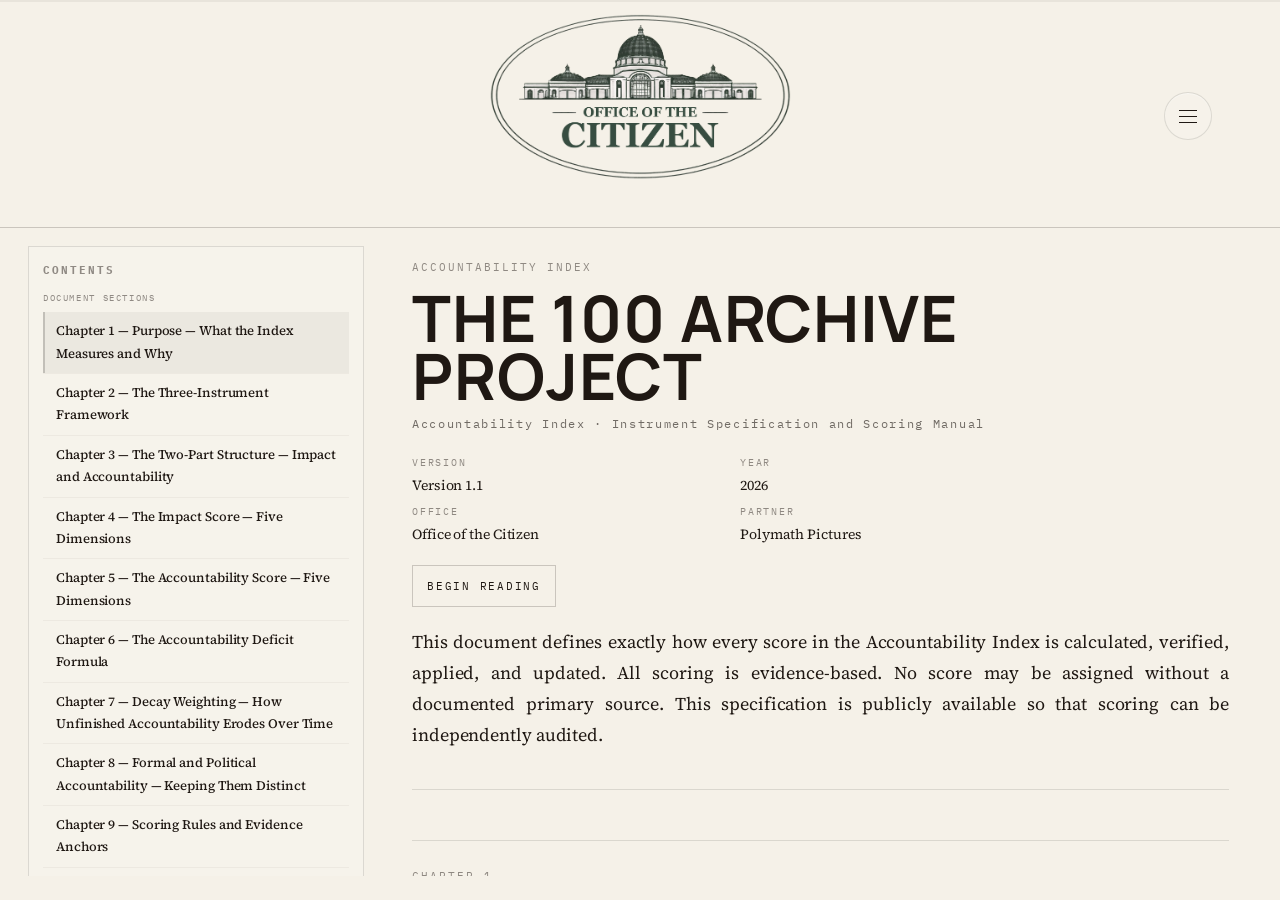
<file: archive/transparency-index/index.html>
<!DOCTYPE html>
<html lang="en">
<head>
  <meta charset="UTF-8" />
  <meta http-equiv="refresh" content="0; url=/archive/accountability-index/" />
  <meta name="viewport" content="width=device-width, initial-scale=1.0" />
  <title>Redirecting…</title>
</head>
<body>
  <p>Redirecting to <a href="/archive/accountability-index/">Accountability Index</a>.</p>
</body>
</html>
</file>
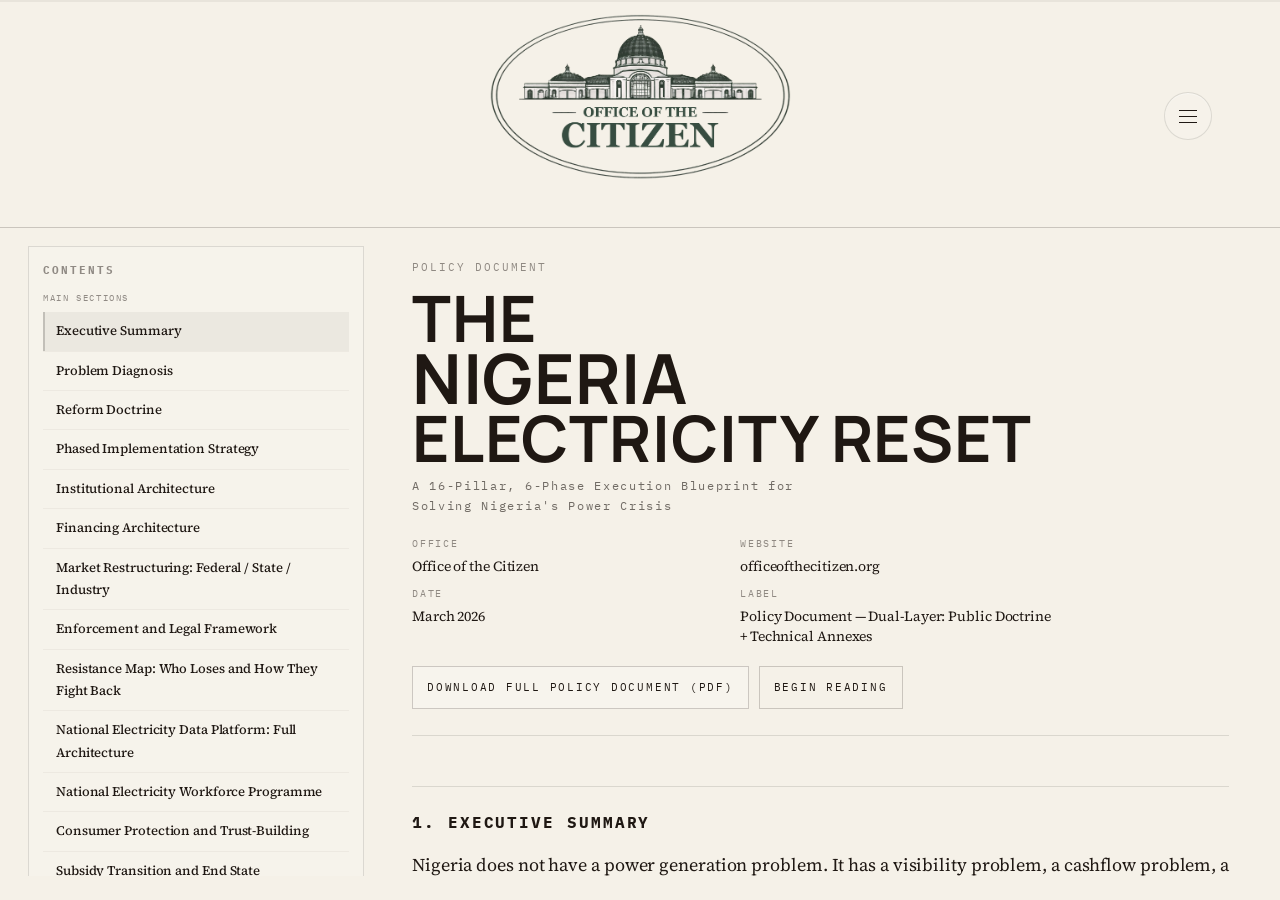
<file: policy/electricity/index.html>
<!DOCTYPE html>
<html lang="en">
<head>
<meta charset="utf-8">
<meta name="viewport" content="width=device-width, initial-scale=1">
<title>THE NIGERIA ELECTRICITY RESET 2026–2031 | Office of the Citizen</title>
<meta name="description" content="A policy publication on Nigeria's electricity reset, presented as a calm, institutional longform page.">
<style>
@import url('https://fonts.googleapis.com/css2?family=IBM+Plex+Mono:wght@300;400;500;600&family=IBM+Plex+Sans:wght@400;500&family=Manrope:wght@500;600;700&family=Source+Serif+4:opsz,wght@8..60,300;8..60,400;8..60,500&display=swap');
:root {
  --bg: #f5f1e8;
  --panel: #f8f5ed;
  --line: rgba(31, 24, 19, 0.12);
  --line-strong: rgba(31, 24, 19, 0.2);
  --text: #1f1813;
  --muted: rgba(31, 24, 19, 0.68);
  --faint: rgba(31, 24, 19, 0.48);
  --cyan-tint: #EAF4F5;
  --neutral-tint: #F7F4EC;
  --cyan-accent: #5E8F95;
  --warm-accent: #8A6B4A;
  --mono: 'IBM Plex Mono', ui-monospace, SFMono-Regular, Menlo, Consolas, monospace;
  --sans: 'IBM Plex Sans', 'Helvetica Neue', Arial, sans-serif;
  --display: 'Manrope', 'Helvetica Neue', Arial, sans-serif;
  --serif: 'Source Serif 4', Georgia, serif;
}
* { box-sizing: border-box; }
html { scroll-behavior: smooth; background: var(--bg); color: var(--text); }
body { margin: 0; font-family: var(--serif); font-size: 18px; line-height: 1.72; letter-spacing: -0.005em; text-rendering: optimizeLegibility; overflow: hidden; }
a { color: inherit; text-decoration-thickness: 1px; text-underline-offset: 0.15em; }
a:hover { opacity: 0.9; }
img { max-width: 100%; display: block; }
::selection { background: rgba(31,24,19,.12); }
.progress { position: fixed; top: 0; left: 0; right: 0; height: 2px; z-index: 50; background: rgba(31,24,19,.06); }
.progress > span { display: block; height: 100%; width: 0; background: rgba(31,24,19,.5); }
.shell { max-width: 1380px; height: 100vh; margin: 0 auto; padding: 0 28px 24px; display: grid; grid-template-rows: auto minmax(0, 1fr); }
.site-header {
  position: relative;
  width: 100vw;
  margin-left: calc(50% - 50vw);
  margin-right: calc(50% - 50vw);
  height: 228px;
  padding: 34px 0 0;
}
.site-header::after {
  content: "";
  position: absolute;
  left: 0;
  right: 0;
  bottom: 0;
  height: 1px;
  background: var(--line-strong);
}
.wordmark {
  position: absolute;
  left: 50%;
  top: 22px;
  transform: translateX(-50%);
  width: 302px;
  height: 150px;
  display: flex;
  align-items: center;
  justify-content: center;
  text-decoration: none;
}
.wordmark img {
  width: 100%;
  height: auto;
  object-fit: contain;
  opacity: .92;
}
.menu {
  position: absolute;
  top: 92px;
  right: 68px;
  z-index: 10;
}
.menu-button {
  width: 48px;
  height: 48px;
  border: 1px solid rgba(31,24,19,.12);
  border-radius: 999px;
  background: rgba(255,255,255,.12);
  box-shadow: inset 0 1px 0 rgba(255,255,255,.36);
  display: flex;
  align-items: center;
  justify-content: center;
  cursor: pointer;
  appearance: none;
  transition: border-color .16s ease, background-color .16s ease, box-shadow .16s ease;
}
.menu-button:hover,
.menu-button[aria-expanded="true"] {
  border-color: rgba(31,24,19,.2);
  background: rgba(255,255,255,.18);
  box-shadow: inset 0 1px 0 rgba(255,255,255,.48);
}
.menu-icon,
.menu-icon::before,
.menu-icon::after {
  display: block;
  width: 18px;
  height: 1px;
  background: var(--text);
  content: "";
  transition: transform .16s ease, opacity .16s ease;
}
.menu-icon { position: relative; }
.menu-icon::before { position: absolute; top: -6px; left: 0; }
.menu-icon::after { position: absolute; top: 6px; left: 0; }
.menu.is-open .menu-icon { transform: rotate(45deg); }
.menu.is-open .menu-icon::before { transform: rotate(90deg) translateX(-6px); }
.menu.is-open .menu-icon::after { opacity: 0; }
.menu-panel {
  position: absolute;
  top: calc(100% + 10px);
  right: 0;
  min-width: 236px;
  padding: 14px 16px;
  border: 1px solid rgba(31,24,19,.12);
  border-radius: 16px;
  background: rgba(245,241,232,.96);
  box-shadow: 0 14px 30px rgba(31,24,19,.04), inset 0 1px 0 rgba(255,255,255,.44);
  z-index: 20;
  opacity: 0;
  visibility: hidden;
  pointer-events: none;
  transform: translateY(-4px);
  transition:
    opacity 160ms ease,
    transform 160ms ease,
    visibility 0s linear 160ms;
}
.menu.is-open .menu-panel {
  opacity: 1;
  visibility: visible;
  pointer-events: auto;
  transform: translateY(0);
  transition-delay: 0s;
}
.menu-panel a {
  display: block;
  padding: 10px 2px;
  font-family: var(--sans);
  font-size: 13px;
  letter-spacing: .14em;
  text-transform: uppercase;
  text-decoration: none;
  color: var(--muted);
  transition: color .16s ease;
}
.menu-panel a:hover,
.menu-panel a[aria-current="page"] { color: var(--text); }
.page-scroll { min-height: 0; height: 100%; overflow-y: auto; overflow-x: hidden; scrollbar-gutter: stable; scroll-behavior: smooth; overscroll-behavior: contain; -webkit-overflow-scrolling: touch; }
.grid { display: grid; grid-template-columns: minmax(280px, 336px) minmax(0, 1fr); gap: 48px; align-items: start; min-height: 100%; }
.sidebar { position: sticky; top: 18px; align-self: start; }
.brand { font-family: var(--mono); font-size: 11px; letter-spacing: .18em; text-transform: uppercase; color: var(--faint); margin-bottom: 18px; }
.hero { border-bottom: 1px solid var(--line); padding: 30px 0 26px; margin-bottom: 22px; }
.kicker { font-family: var(--mono); font-size: 11px; letter-spacing: .18em; text-transform: uppercase; color: var(--faint); margin-bottom: 12px; }
.title { margin: 0; font-family: var(--display); font-size: clamp(34px, 5vw, 74px); line-height: .92; letter-spacing: .015em; text-transform: uppercase; font-weight: 700; max-width: 15ch; }
.title span { display: block; }
.title-main { line-height: .9; }
.title-emph { display: inline; font-size: 1.08em; letter-spacing: .01em; }
.hero-subdeck { margin-top: 10px; max-width: 28rem; }
.subtitle { margin: 0; max-width: 100%; font-family: var(--mono); font-size: 12px; line-height: 1.62; letter-spacing: .14em; font-weight: 400; text-transform: none; color: rgba(31, 24, 19, 0.62); }
.meta { margin-top: 20px; display: grid; grid-template-columns: repeat(2, minmax(0,1fr)); gap: 8px 16px; max-width: 40rem; }
.meta dl { margin: 0; }
.meta dt { margin: 0 0 4px; font-family: var(--mono); font-size: 10px; letter-spacing: .18em; text-transform: uppercase; color: var(--faint); }
.meta dd { margin: 0; font-size: 14px; line-height: 1.45; color: var(--text); }
.download-bar { margin-top: 20px; display: flex; flex-wrap: wrap; gap: 10px; align-items: center; }
.button { display: inline-flex; align-items: center; gap: 10px; padding: 11px 14px; border: 1px solid var(--line-strong); background: rgba(255,255,255,.22); font-family: var(--mono); font-size: 11px; letter-spacing: .16em; text-transform: uppercase; text-decoration: none; }
.button:hover { background: rgba(255,255,255,.42); }
.button.secondary { background: transparent; }
.toc-card { border: 1px solid var(--line); background: rgba(255,255,255,.16); padding: 14px 14px 12px; max-height: calc(100vh - 210px); overflow-y: auto; overflow-x: hidden; scrollbar-width: thin; scrollbar-color: rgba(31,24,19,.18) transparent; }
.toc-card::-webkit-scrollbar { width: 8px; }
.toc-card::-webkit-scrollbar-track { background: transparent; }
.toc-card::-webkit-scrollbar-thumb { background: rgba(31,24,19,.16); border-radius: 999px; border: 2px solid transparent; background-clip: padding-box; }
.toc-card h2 { margin: 0 0 10px; font-family: var(--mono); font-size: 11px; letter-spacing: .18em; text-transform: uppercase; color: var(--faint); }
.toc-group + .toc-group { margin-top: 16px; padding-top: 12px; border-top: 1px solid rgba(31,24,19,.08); }
.toc-group-label { margin: 0 0 7px; font-family: var(--mono); font-size: 9px; letter-spacing: .18em; text-transform: uppercase; color: var(--faint); }
.toc-list { list-style: none; margin: 0; padding: 0; max-height: none; overflow: visible; }
.toc-list li + li { border-top: 1px solid rgba(31,24,19,.045); }
.toc-list a { display: block; padding: 8px 10px 8px 11px; text-decoration: none; border-left: 2px solid transparent; transition: background-color .15s ease, border-color .15s ease, color .15s ease; }
.toc-list a.active { color: var(--text); background: rgba(31,24,19,.05); border-left-color: var(--line-strong); }
.toc-list a span:last-child { line-height: 1.38; }
.toc-main a { font-size: 13px; font-weight: 500; }
.toc-annex a { font-size: 12px; color: var(--muted); padding-top: 7px; padding-bottom: 7px; }
.toc-annex a.active { color: var(--text); background: rgba(31,24,19,.025); }
.leadin { margin: 18px 0 18px; max-width: 46rem; color: var(--muted); font-size: 16px; }
.main { min-width: 0; display: flex; flex-direction: column; align-items: stretch; padding-right: 8px; }
.hero, .preface, .section, .annex, .callout, .footer { width: min(100%, 940px); }
.preface, .section, .annex { border-top: 1px solid var(--line); padding-top: 26px; margin-top: 28px; }
.preface { padding-bottom: 6px; }
.section h2, .annex > summary { font-family: var(--mono); font-size: 16px; letter-spacing: .12em; text-transform: uppercase; margin: 0 0 18px; }
.doc-h2 { font-family: var(--mono); font-size: 24px; line-height: 1.14; letter-spacing: .10em; text-transform: uppercase; margin: 0 0 18px; }
.section#section-9-resistance-map-who-loses-and-how-they-fight-back > .doc-h2 {
  font-size: 21px;
  line-height: 1.12;
  letter-spacing: .075em;
  white-space: nowrap;
}
.doc-h3, .doc-h4 { font-family: var(--mono); letter-spacing: .12em; text-transform: uppercase; line-height: 1.35; color: var(--warm-accent); }
.doc-h3 { font-size: 20px; line-height: 1.2; margin: 26px 0 12px; }
.doc-h4 { font-size: 18px; line-height: 1.18; margin: 20px 0 10px; }
.doc-p { margin: 0 0 12px; max-width: none; text-align: justify; text-justify: inter-word; hyphens: auto; }
.doc-runin { margin: 0 0 14px; max-width: none; text-align: left; hyphens: auto; padding: 10px 0 10px 14px; border-left: 2px solid rgba(31,24,19,.08); }
.doc-runin .doc-label { display: block; margin-bottom: 4px; color: var(--warm-accent); }
.doc-runin > span:last-child { display: block; text-align: justify; text-justify: inter-word; }
.doc-label { font-family: var(--mono); font-size: 11px; text-transform: uppercase; letter-spacing: .12em; color: var(--warm-accent); }
.doc-item { display: grid; grid-template-columns: 2.1em minmax(0, 1fr); gap: 10px; align-items: start; padding: 2px 0 2px 14px; border-left: 2px solid rgba(31,24,19,.08); }
.doc-item > span:last-child { min-width: 0; display: block; text-align: justify; text-justify: inter-word; hyphens: auto; }
.doc-item-num { font-family: var(--mono); font-size: 12px; color: var(--faint); min-width: 2.1em; flex: 0 0 auto; }
.table-wrap { margin: 16px 0 24px; overflow-x: auto; border: 1px solid var(--line); background: rgba(255,255,255,.18); width: 100%; }
.doc-table { width: 100%; border-collapse: collapse; font-size: 14px; line-height: 1.55; min-width: 680px; }
.doc-table thead th { position: sticky; top: 0; background: rgba(238,232,221,.98); font-family: var(--mono); font-size: 10px; letter-spacing: .14em; text-transform: uppercase; text-align: left; padding: 12px 12px; border-bottom: 1px solid var(--line-strong); vertical-align: bottom; }
.doc-table tbody td { vertical-align: top; padding: 11px 12px; border-top: 1px solid rgba(31,24,19,.08); }
.doc-table tbody tr:first-child td { border-top: none; }
.doc-table th + th, .doc-table td + td { border-left: 1px solid rgba(31,24,19,.055); }
.doc-table tbody tr:nth-child(even) td { background: rgba(255,255,255,.12); }
.doc-table tbody tr:hover td { background: rgba(255,255,255,.24); }
.note { font-family: var(--mono); font-size: 11px; letter-spacing: .12em; text-transform: uppercase; color: var(--faint); margin-bottom: 8px; }
.callout { margin: 28px 0; border: 1px solid var(--line-strong); padding: 18px; background: rgba(255,255,255,.18); }
.callout h3 { margin: 0 0 8px; font-family: var(--mono); font-size: 12px; letter-spacing: .14em; text-transform: uppercase; }
.callout p { margin: 0; max-width: none; text-align: justify; text-justify: inter-word; }
.callout .button { margin-top: 14px; }
.annex { background: rgba(255,255,255,.10); padding: 0 0 2px; }
.annex > summary { list-style: none; cursor: pointer; display: flex; align-items: baseline; gap: 12px; padding: 18px 0 16px; }
.annex > summary::-webkit-details-marker { display: none; }
.annex-kicker { font-size: 10px; color: var(--warm-accent); }
.section-body { padding-bottom: 8px; }
.phase-band, .actor-band {
  width: 100%;
  margin: 12px 0 16px;
  padding: 22px 18px 18px;
}
.phase-band:first-of-type,
.actor-band:first-of-type {
  margin-top: 0;
}
.phase-band {
  background: var(--cyan-tint);
  --structural-accent: var(--warm-accent);
}
.phase-band--alt {
  background: var(--neutral-tint);
  --structural-accent: var(--cyan-accent);
}
.phase-band .doc-h3 {
  font-size: clamp(24px, 2.45vw, 28px);
  font-weight: 500;
  color: var(--text);
  letter-spacing: .065em;
  line-height: 1.08;
  margin: 0 0 15px;
}
.phase-band > .doc-h2,
.actor-band > .doc-h2 {
  margin: 0 0 14px;
  font-size: 27px;
  line-height: 1.08;
  letter-spacing: .08em;
}
.phase-band .doc-p:first-of-type {
  margin-top: 0;
}
.phase-band .doc-p,
.phase-band .doc-runin {
  max-width: 76ch;
  font-size: 16.5px;
  line-height: 1.7;
}
.phase-band.phase-band--bulleted .doc-p {
  padding-left: 18px;
}
.phase-band.phase-band--bulleted .doc-p:first-of-type {
  padding-left: 0;
}
.phase-band.phase-band--bulleted .doc-p:not(:first-of-type):not(.doc-runin) {
  position: relative;
  margin-bottom: 8px;
}
.phase-band.phase-band--bulleted .doc-p:not(:first-of-type):not(.doc-runin)::before {
  content: "";
  position: absolute;
  left: 2px;
  top: 0.82em;
  width: 4px;
  height: 4px;
  border-radius: 50%;
  background: rgba(31,24,19,.52);
}
.phase-band .doc-runin {
  padding-left: 12px;
  border-left-color: rgba(31,24,19,.1);
}
.phase-band.phase-band--bulleted .doc-runin {
  margin-top: 10px;
}
.phase-band .doc-label,
.phase-band .doc-runin .doc-label {
  color: var(--structural-accent, var(--warm-accent));
}
.phase-band .doc-h4 {
  color: var(--structural-accent, var(--warm-accent));
}
.actor-band {
  background: #FFFFFF;
  --structural-accent: var(--warm-accent);
  margin: 12px 0;
  padding: 15px 14px 13px;
}
.actor-band--alt {
  background: var(--neutral-tint);
  --structural-accent: var(--cyan-accent);
}
.actor-band .doc-h3 {
  font-size: 20px;
  font-weight: 500;
  color: var(--text);
  letter-spacing: .085em;
  line-height: 1.16;
  margin: 0 0 11px;
}
.actor-band .doc-p,
.actor-band .doc-runin {
  max-width: 76ch;
}
.actor-band .doc-runin {
  padding-left: 12px;
  border-left-color: rgba(31,24,19,.09);
}
.actor-band .doc-label,
.actor-band .doc-runin .doc-label {
  color: var(--structural-accent, var(--warm-accent));
}
.actor-band .doc-h4 {
  color: var(--structural-accent, var(--warm-accent));
}
.footer { margin-top: 34px; padding-top: 18px; border-top: 1px solid var(--line); display: grid; gap: 8px; color: var(--muted); }
.footer .brandline { font-family: var(--mono); font-size: 11px; letter-spacing: .16em; text-transform: uppercase; color: var(--faint); }
@media (max-width: 1060px) {
  body { overflow: auto; }
  .shell { height: auto; min-height: 100vh; padding-bottom: 56px; display: block; }
  .site-header {
    height: 198px;
    padding-top: 0;
  }
  .wordmark { top: 36px; width: 270px; height: 150px; }
  .wordmark img { width: 100%; }
  .menu { top: 82px; right: 48px; }
  .page-scroll { height: auto; overflow: visible; }
  .grid { grid-template-columns: 1fr; min-height: 0; }
  .sidebar { position: static; }
  .toc-card { max-height: none; overflow: visible; }
  .toc-list { max-height: none; }
  .hero, .preface, .section, .annex, .callout, .footer { width: 100%; }
  .main { padding-right: 0; }
}
@media (max-width: 720px) {
  body { font-size: 17px; }
  .shell { padding: 0 16px 56px; }
  .site-header { height: auto; padding: 32px 0 18px; }
  .wordmark { position: relative; left: auto; top: auto; transform: none; display: flex; width: 220px; height: auto; margin: 0 auto; }
  .wordmark img { width: 100%; }
  .menu { position: relative; align-self: flex-end; margin-top: 16px; }
  .hero { padding-top: 20px; padding-bottom: 20px; }
  .title { max-width: 13ch; }
  .hero-subdeck { max-width: 100%; margin-top: 10px; }
  .subtitle { max-width: 100%; }
  .meta { grid-template-columns: 1fr; }
  .doc-table { min-width: 560px; }
  .doc-runin { padding-left: 12px; }
  .doc-item { grid-template-columns: 1.9em minmax(0, 1fr); padding-left: 12px; }
  .phase-band, .actor-band { padding-left: 12px; padding-right: 12px; }
  .phase-band .doc-p,
  .phase-band .doc-runin { font-size: 16px; }
}
</style>
</head>
<body>
<div class="progress" aria-hidden="true"><span id="progressBar"></span></div>
<div class="shell">
  <header class="site-header">
    <a class="wordmark" href="/" aria-label="Office of the Citizen homepage">
      <img src="/officeofthecitizen-logo.png" alt="Office of the Citizen">
    </a>
    <div class="menu" data-menu>
      <button class="menu-button" type="button" aria-label="Open navigation" aria-expanded="false" aria-controls="site-menu">
        <span class="menu-icon" aria-hidden="true"></span>
      </button>
      <nav class="menu-panel" id="site-menu" aria-label="Site">
        <a href="/">Home</a>
        <a href="/archive/">Archive</a>
        <a href="/archive/methodology/">Methodology</a>
        <a href="/archive/accountability-index/">Accountability Index</a>
        <a href="/archive/governance-diagnostics/">Governance Diagnostics</a>
        <a href="/policy/electricity/" aria-current="page">Policy</a>
        <a href="/constitution/">Constitution</a>
        <a href="/projects/">Projects</a>
        <a href="/about/">About</a>
      </nav>
    </div>
  </header>
  <div class="page-scroll">
  <div class="grid">
    <aside class="sidebar" aria-label="Section navigation">
      <div class="toc-card">
        <h2>Contents</h2>
        <div class="toc-group">
          <div class="toc-group-label">Main Sections</div>
          <ul class="toc-list toc-main">
          <li><a href="#section-1-executive-summary">Executive Summary</a></li>
<li><a href="#section-2-problem-diagnosis">Problem Diagnosis</a></li>
<li><a href="#section-3-reform-doctrine">Reform Doctrine</a></li>
<li><a href="#section-4-phased-implementation-strategy">Phased Implementation Strategy</a></li>
<li><a href="#section-5-institutional-architecture">Institutional Architecture</a></li>
<li><a href="#section-6-financing-architecture">Financing Architecture</a></li>
<li><a href="#section-7-market-restructuring-federal-state-industry">Market Restructuring: Federal / State / Industry</a></li>
<li><a href="#section-8-enforcement-and-legal-framework">Enforcement and Legal Framework</a></li>
<li><a href="#section-9-resistance-map-who-loses-and-how-they-fight-back">Resistance Map: Who Loses and How They Fight Back</a></li>
<li><a href="#section-10-national-electricity-data-platform-full-architecture">National Electricity Data Platform: Full Architecture</a></li>
<li><a href="#section-11-national-electricity-workforce-programme">National Electricity Workforce Programme</a></li>
<li><a href="#section-12-consumer-protection-and-trust-building">Consumer Protection and Trust-Building</a></li>
<li><a href="#section-13-subsidy-transition-and-end-state">Subsidy Transition and End State</a></li>
<li><a href="#section-14-irreversibility-architecture">Irreversibility Architecture</a></li>
<li><a href="#section-15-climate-and-energy-transition">Climate and Energy Transition</a></li>
<li><a href="#section-16-regional-and-strategic-context">Regional and Strategic Context</a></li>
<li><a href="#section-17-risk-analysis">Risk Analysis</a></li>
<li><a href="#section-18-conclusion">Conclusion</a></li>
<li><a href="#section-19-methodology-and-sources-note">Methodology and Sources Note</a></li>
          </ul>
        </div>
        <div class="toc-group">
          <div class="toc-group-label">Annexes</div>
          <ul class="toc-list toc-annex">
<li><a href="#annex-a-implementation-matrix">Annex A: Implementation Matrix</a></li>
<li><a href="#annex-b-financing-breakdown">Annex B: Financing Breakdown</a></li>
<li><a href="#annex-c-data-and-monitoring-architecture">Annex C: Data and Monitoring Architecture</a></li>
<li><a href="#annex-d-workforce-mobilisation-plan">Annex D: Workforce Mobilisation Plan</a></li>
<li><a href="#annex-e-disco-transition-protocol">Annex E: DisCo Transition Protocol</a></li>
<li><a href="#annex-f-power-infrastructure-security-framework">Annex F: Power Infrastructure Security Framework</a></li>
          </ul>
        </div>
      </div>
    </aside>
    <main class="main">
      <header class="hero" id="top">
        <div class="kicker">Policy Document</div>
        <h1 class="title">
          <span class="title-main">THE <span class="title-emph">NIGERIA</span> ELECTRICITY RESET</span>
        </h1>
        <div class="hero-subdeck">
          <p class="subtitle">A 16-Pillar, 6-Phase Execution Blueprint for Solving Nigeria&#x27;s Power Crisis</p>
        </div>
        <div class="meta" aria-label="Document metadata">
          <dl><dt>Office</dt><dd>Office of the Citizen</dd></dl>
          <dl><dt>Website</dt><dd>officeofthecitizen.org</dd></dl>
          <dl><dt>Date</dt><dd>March 2026</dd></dl>
          <dl><dt>Label</dt><dd>Policy Document — Dual-Layer: Public Doctrine + Technical Annexes</dd></dl>
        </div>
        <div class="download-bar">
          <a class="button" href="../../nigeria_electricity_reset_v2.pdf" download>Download Full Policy Document (PDF)</a>
          <a class="button secondary" href="#section-1-executive-summary">Begin Reading</a>
        </div>
      </header>

      <section class="section" id="section-1-executive-summary"><h2 class="doc-h2">1. Executive Summary</h2><p class="doc-p">Nigeria does not have a power generation problem. It has a visibility problem, a cashflow problem, a trust problem, and a governance problem sitting on top of ageing infrastructure. Every reform attempt fails because it treats electricity as engineering when in reality it is economics and behaviour.</p><p class="doc-p">This document proposes a 16-pillar, 6-phase electricity reset designed for the actual Nigerian operating environment. It starts not with announcements or megawatts but with control: making the system visible, measurable, and accountable before attempting to fix it. It is authored jointly by Undercurrent and the Office of the Citizen, drawing on NERC quarterly data, World Bank project documentation, the Electricity Act 2023, and sector performance filings through Q2 2025.</p><p class="doc-p">The total investment required for a practical five-year programme is approximately $37–49 billion, plus a ₦2.8 trillion legacy debt settlement. This is not the &#x27;$100 billion&#x27; expansion scenario referenced by the Federal Ministry of Power. It is the highest-return tranche that can realistically be financed, executed, and sustained.</p><div class="table-wrap"><table class="doc-table" aria-label="Table 1"><thead><tr><th>Doctrine</th><th>Visibility → Fairness → Enforcement → Price Truth → Market Discipline</th></tr></thead><tbody><tr><td>Architecture</td><td>Federal backbone + State execution markets + Industrial power enclaves</td></tr><tr><td>Legal foundation</td><td>Electricity Act 2023, Constitution (as amended), NERC Orders and Regulations, PIA 2021</td></tr><tr><td>Core principle</td><td>You cannot fix what you cannot see. In Nigeria, too many actors benefit from the system remaining opaque.</td></tr><tr><td>Authorship</td><td>Undercurrent in conjunction with the Office of the Citizen. March 2026.</td></tr></tbody></table></div><h3 class="doc-h3">Document Structure</h3><p class="doc-p">This document operates on two layers. The main paper (Sections 1–19) presents the reform doctrine, phased strategy, institutional architecture, resistance analysis, data platform specification, and workforce programme in language accessible to policymakers, investors, and informed citizens. The technical annexes (A–F) contain implementation-grade detail: matrices specifying who does what under what authority, financing instruments, data system design, workforce deployment plans, DisCo transition protocols, and security frameworks.</p><p class="doc-p">New in this edition relative to the first public draft: a Resistance Map (Section 9), a full National Electricity Data Platform architecture (Section 10), a National Electricity Workforce Programme (Section 11), an Irreversibility Architecture (Section 14), and deepened investor logic in the Financing section (Section 6). Enforcement pathways have been expanded from legal citation to operational capacity across Sections 8 and 9.</p></section>
<section class="section" id="section-2-problem-diagnosis"><h2 class="doc-h2">2. Problem Diagnosis</h2><h3 class="doc-h3">2.1 The Numbers That Matter</h3><p class="doc-p">As of the most recent verified data (NERC Quarterly Reports Q1–Q2 2025; NERC Annual Report 2024; World Bank DISREP documentation), Nigeria&#x27;s electricity sector presents the following performance profile:</p><div class="table-wrap"><table class="doc-table" aria-label="Table 2"><thead><tr><th>Indicator</th><th>Value</th><th>Source / Period</th></tr></thead><tbody><tr><td>Installed generation capacity</td><td>~13,000 MW</td><td>FMP / NERC 2024</td></tr><tr><td>Average available generation</td><td>~5,396 MW</td><td>NERC Q2 2025</td></tr><tr><td>Average hourly generation</td><td>~4,501 MWh/h</td><td>NERC Q2 2025</td></tr><tr><td>Active registered customers</td><td>11.82 million</td><td>NERC Q2 2025</td></tr><tr><td>Metered customers</td><td>6.42 million (54.33%)</td><td>NERC Q2 2025</td></tr><tr><td>End-user metering rate (Q4 2024)</td><td>46.57%</td><td>NERC Q4 2024</td></tr><tr><td>Collection efficiency</td><td>76.07% (Q2); 74.39% (Q1)</td><td>NERC 2025</td></tr><tr><td>ATC&amp;C losses</td><td>37.92% (Q2); 39.61% (Q1)</td><td>NERC 2025</td></tr><tr><td>GenCo debt (Feb 2026)</td><td>₦6.8 trillion</td><td>FMP / Industry</td></tr><tr><td>Monthly debt growth</td><td>~₦200 billion</td><td>Estimate</td></tr><tr><td>Grid collapses (2024)</td><td>~12</td><td>NERC 2024</td></tr><tr><td>Grid collapses (Jan 2026)</td><td>3</td><td>TCN / media</td></tr><tr><td>Grid frequency range</td><td>49.46–50.69 Hz (outside safe range)</td><td>NERC 2024</td></tr><tr><td>Per capita consumption</td><td>~144 kWh/year</td><td>World Bank</td></tr><tr><td>Annual economic cost of outages</td><td>~$29 billion</td><td>World Bank est.</td></tr><tr><td>Generator economy (captive)</td><td>~14 GW, $10bn+ annually</td><td>Industry est.</td></tr><tr><td>Firms leaving grid (2025)</td><td>20+ firms, adding 1,045 MW off-grid</td><td>Industry / media</td></tr><tr><td>DisCo Q1 2025 revenue</td><td>₦553.63bn collected / ₦744.27bn billed</td><td>NERC Q1 2025</td></tr></tbody></table></div><p class="doc-p">The gap between installed capacity (~13,000 MW) and average dispatch (~4,500 MW) demonstrates that the crisis is not primarily about building more plants. It is about making the existing system function.</p><h3 class="doc-h3">2.2 The Five Failure Layers</h3><p class="doc-p">Everything wrong with Nigeria&#x27;s electricity sector falls into five interdependent failure layers. Each layer makes the others worse. Addressing one without the others produces temporary improvement that collapses.</p><p class="doc-p doc-item"><span class="doc-item-num">1.</span> <span>Visibility failure. Energy flows are not fully tracked at feeder, transformer, or customer level. Losses hide inside aggregates. Billing is disputed because data is weak. The SCADA/EMS system for grid control remains approximately 70% complete. The end-user metering rate stood at only 46.57% as of Q4 2024, meaning more than half of all customers are on estimated billing.</span></p><p class="doc-p doc-item"><span class="doc-item-num">2.</span> <span>Revenue failure. Collection efficiency dropped to 74.39% in Q1 2025. NERC observed an inverse relationship: when DisCos take more energy, they allocate it to areas with historically lower collection efficiency, meaning expansion actively worsens revenue recovery. Government MDAs are among the worst defaulters.</span></p><p class="doc-p doc-item"><span class="doc-item-num">3.</span> <span>Cost and pricing distortion. Government policy froze end-user tariffs at July 2024 rates even as NERC&#x27;s MYTO methodology calculates increases for inflation, FX, gas price, and available generation. DisCos collected about ₦570 billion in Q3 2025, largely driven by prior tariff increases rather than improved service.</span></p><p class="doc-p doc-item"><span class="doc-item-num">4.</span> <span>Physical and infrastructure constraints. Distribution networks are weak. The World Bank transmission project had installed 6,330 MVA against a 9,050 MVA target by mid-2025. Grid frequency oscillates between 49.46 Hz and 50.69 Hz, outside the prescribed 49.75–50.25 Hz safe range.</span></p><p class="doc-p doc-item"><span class="doc-item-num">5.</span> <span>Governance and enforcement failure. Nigeria scored 0.897 on the AfDB Regulatory Governance Index 2024 but only 0.642 on regulatory outcomes (service delivery: 0.512). NERC issued 397 regulatory instruments in 2024 but enforcement remains selective. DisCo privatisation agreements created undercapitalised operators shielded by contract.</span></p><h3 class="doc-h3">2.3 Recent Developments</h3><p class="doc-p">GAMCO (March 2026). The Federal Executive Council approved the Grid Asset Management Company Limited to recover stranded generation capacity starting with the Benin-Lagos transmission corridor, aiming to unlock approximately 1,600 MW within 18–24 months. Stakeholders have raised concerns about overlap with NISO (EA 2023, Sections 37–42) and TCN. Legal basis: Executive Order / FEC approval. Not yet anchored in primary legislation.</p><p class="doc-p">State electricity markets. At least 16 states have enacted state electricity acts. NERC has transferred regulatory oversight to at least 11 states. Enugu&#x27;s state regulator issued a tariff order reducing Band A prices, triggering a jurisdictional dispute with NERC over federal vs state tariff authority. Legal basis: Constitution, Second Schedule, Part II, Item 14; EA 2023, Part XII, Sections 189–199; NERC Transfer Orders.</p><p class="doc-p">Proposed DisCo recapitalisation. The draft Electricity Act (Amendment) Bill 2025 would empower NERC to compel core investors in DisCos to inject fresh capital or face share dilution, receivership, or re-privatisation. Over 20 firms left the grid in 2025, adding 1,045 MW off-grid. Legal basis: Current: EA 2023, Sections 73–95. Proposed: EA Amendment Bill 2025. Precedent: BOFIA 2020, Section 12.</p><p class="doc-p">NERC Performance Framework. NERC issued the Performance Monitoring Framework Order (July 2024) and Addendum-1 (December 2024). DisCos evaluated on seven KPIs. Failure to offtake 95% of allocated energy in two of three months triggers a 5% downward adjustment to guaranteed admin costs. Legal basis: EA 2023, Section 56(3).</p><p class="doc-p">National Integrated Electricity Policy. FEC approved the NIEP on 5 May 2025. Legal basis: EA 2023, Part II, Sections 3–5.</p></section>
<section class="section" id="section-3-reform-doctrine"><h2 class="doc-h2">3. Reform Doctrine</h2><p class="doc-p">The reform doctrine rests on one observation: Nigeria&#x27;s electricity reforms keep failing because they treat the sector as an engineering problem when it is fundamentally a problem of behaviour, incentives, and institutional trust. The correct sequence is not &#x27;build more, hope for the best.&#x27; Control the system first, then fix it.</p><h3 class="doc-h3">3.1 The Doctrine</h3><div class="table-wrap"><table class="doc-table" aria-label="Table 3"><thead><tr><th>Phase logic</th><th>Visibility → Fairness → Enforcement → Price Truth → Market Discipline</th></tr></thead><tbody><tr><td>Meaning</td><td>First make the system measurable. Then make it fair. Then make it hard to cheat. Then make it honest on price. Then let competition do the rest.</td></tr><tr><td>Rationale</td><td>Each phase creates the political and institutional preconditions for the next. Enforcement without fairness is perceived as oppression. Price truth without visibility lacks credibility. Market competition without infrastructure is notional.</td></tr><tr><td>Non-negotiable</td><td>The sequence is causal, not aspirational. Remove any step and the structure collapses. Every deviation from this sequence in Nigerian electricity history has produced temporary improvement that reversed within two years.</td></tr></tbody></table></div><h3 class="doc-h3">3.2 The Three-Lane Architecture</h3><p class="doc-p">Nigeria should no longer attempt to serve all electricity needs through a single centralised architecture. The Electricity Act 2023, read with the constitutional amendment placing electricity on the Concurrent Legislative List, provides the legal basis for a three-lane model.</p><p class="doc-p">Federal lane. National grid, interstate transmission, system stability, wholesale market rules, large hydro and gas coordination, national energy security, subsidy framework, and the national data platform. Sets standards. Manages backbone infrastructure.</p><p class="doc-p">State lane. Intrastate distribution, local embedded generation, mini-grids, urban service improvement, local enforcement, consumer protection, and feeder-level performance. Sixteen states have enacted electricity acts. Three are fully managing their intrastate markets.</p><p class="doc-p">Industry lane. Large industrial parks, manufacturers, ports, mines, hospitals, universities, and dense commercial clusters secure dedicated power through captive generation, bilateral contracts, private substations, and special service arrangements. This creates competitive pressure on DisCos.</p><p class="doc-p doc-runin"><span class="doc-label">Legal basis:</span> <span>Constitution, Second Schedule, Part II, Item 14; EA 2023, Part XII, Sections 189–199 (State Markets); Sections 11–13 (Eligible Customer); Section 62 (Captive Power); NERC Eligible Customer Regulations 2024.</span></p><h3 class="doc-h3">3.3 The Execution Principle</h3><p class="doc-p">Every element of this plan is designed around one question: who does what, under what authority, funded how, what happens if they fail, and how is failure detected? The implementation matrix in Annex A converts every pillar into an accountable action with a named lead agency, legal basis, funding source, timeline, measurable output, and escalation mechanism. Where escalation is unclear, the reform will be absorbed by the bureaucracy it is trying to change.</p></section>
<section class="section" id="section-4-phased-implementation-strategy"><h2 class="doc-h2">4. Phased Implementation Strategy</h2><p class="doc-p">The pillars describe what must be built. The phases describe the sequence. The correct order is causal: each phase creates the conditions for the next. Timelines are indicative; phase transitions are trigger-based (tied to measurable conditions), not calendar-based. A phase that is declared complete before its exit trigger is met simply resets the failure clock.</p><h3 class="doc-h3">Phase 0: Control</h3><p class="doc-p">Months 0–6</p><p class="doc-p doc-runin"><span class="doc-label">Objective:</span> <span>Stop blind operation. Make the system visible before attempting to fix it.</span></p><p class="doc-p">Establish the Presidential Electricity Reset Council (PERC) by executive order, with a dedicated delivery secretariat, procurement authority, and direct reporting to the Presidency.</p><p class="doc-p">Create the National Electricity Digitisation Office (NEDO) under PERC.</p><p class="doc-p">Launch the National Electricity Data Platform (NEDP): mandatory real-time feeder data from all DisCos, generation data from GenCos, transmission data from TCN. Full architecture in Section 10.</p><p class="doc-p">Begin feeder-level metering on the top 100–200 feeders (highest-revenue and highest-loss).</p><p class="doc-p">Audit real energy flows across the full value chain. Publish findings within 90 days.</p><p class="doc-p">Enforce mandatory data reporting. Non-compliance triggers licence review under EA 2023, Section 76.</p><p class="doc-p">Meter all federal MDAs on prepaid systems with automatic allocation deduction from budget.</p><p class="doc-p">Conduct telecoms readiness assessment for smart metering zones.</p><p class="doc-p">Sign workforce mobilisation contracts for meter installers, SCADA technicians, and feeder monitoring teams. See Section 11.</p><p class="doc-p doc-runin"><span class="doc-label">Legal basis:</span> <span>PERC: Constitution S.5 (executive powers). NERC enforcement: EA 2023, Sections 73–95. MDA prepaid: Public Finance Management framework.</span></p><p class="doc-p doc-runin"><span class="doc-label">Exit trigger:</span> <span>NEDP operational, top 200 feeders real-time metered, all federal MDAs on prepaid, energy flow audit published.</span></p><h3 class="doc-h3">Phase 1: Stop the Bleeding</h3><p class="doc-p">Months 6–18</p><p class="doc-p doc-runin"><span class="doc-label">Objective:</span> <span>Increase cashflow fast. Convert visibility into revenue.</span></p><p class="doc-p">Aggressive meter rollout in priority zones. Target: 2 million meters in this phase.</p><p class="doc-p">Enforce payment from government, industry, and high-income areas first. Publish MDA payment dashboards.</p><p class="doc-p">Introduce community service compacts in target feeders.</p><p class="doc-p">Launch a 60–90 day amnesty window for illegal connections (one-time only, no extension, no second amnesty).</p><p class="doc-p">Begin public feeder dashboards.</p><p class="doc-p">Activate the National Electricity Ombudsman.</p><p class="doc-p">Initiate DisCo performance assessments under the DisCo Transition Protocol (Annex E).</p><p class="doc-p doc-runin"><span class="doc-label">Legal basis:</span> <span>Metering: EA 2023, Section 105; MAP Regulations 2021; NMMP Regulations 2021; MAF Orders 2024. Amnesty: proposed NERC Order under EA 2023, Section 96.</span></p><p class="doc-p doc-runin"><span class="doc-label">Exit trigger:</span> <span>Metering coverage exceeds 65% of active customers. Collection efficiency exceeds 80%. Public feeder dashboards operational for the top 200 feeders.</span></p><h3 class="doc-h3">Phase 2: Structural Reset</h3><p class="doc-p">Months 0–24, parallel</p><p class="doc-p doc-runin"><span class="doc-label">Objective:</span> <span>Clear legacy debt and secure gas supply, conditioned on Phase 0 completion.</span></p><p class="doc-p">Create the Power Sector Resolution Vehicle (PSRV), modelled on AMCON. Issue long-dated government-backed notes for verified GenCo arrears (₦2.8tn + $2–3bn working capital).</p><p class="doc-p">Restructure NBET obligations to reflect actual collection capacity.</p><p class="doc-p">Secure gas payment guarantees through a Gas-to-Power Payment Assurance Facility.</p><p class="doc-p">Design subsidy transition architecture: define protected users, build lifeline tariff structure, create direct support channels.</p><p class="doc-p">Establish the Electricity and Energy Infrastructure Division within the Federal High Court.</p><p class="doc-p doc-runin"><span class="doc-label">Legal basis:</span> <span>PSRV: proposed enabling legislation modelled on AMCON Act 2010. NBET: EA 2023, Section 7. Gas: PIA 2021, Section 104. Court: EA 2023, Section 227; FHC Act, Section 44.</span></p><p class="doc-p doc-runin"><span class="doc-label">Exit trigger:</span> <span>Debt is settled after visibility begins, not before. Major PSRV disbursements conditioned on NEDP operational status.</span></p><h3 class="doc-h3">Phase 3: Enforcement</h3><p class="doc-p">Months 12–30</p><p class="doc-p doc-runin"><span class="doc-label">Objective:</span> <span>Make the system hard to cheat. Enforcement begins only after fairness infrastructure is in place.</span></p><p class="doc-p">Activate the Electricity Division with first prosecutions targeting organised theft syndicates.</p><p class="doc-p">Enforce penalties on underperforming DisCos (Tier 2/3 actions per Annex E).</p><p class="doc-p">No elite immunity. Public prosecutions for major defaulters including MDAs and politically connected debtors.</p><p class="doc-p">Criminal penalties for data falsification by market participants.</p><p class="doc-p">Differentiated enforcement: civil penalties for minor first offences; criminal prosecution for organised sabotage; asset seizure for syndicates.</p><p class="doc-p doc-runin"><span class="doc-label">Legal basis:</span> <span>EA 2023, Sections 217–226 (offences), Section 227 (jurisdiction). DisCo enforcement: EA 2023, Sections 73–95 and proposed EA Amendment Bill 2025.</span></p><p class="doc-p doc-runin"><span class="doc-label">Exit trigger:</span> <span>Enforcement activates only after metering coverage exceeds 65%, complaint resolution is operational, and billing transition protocol is in place.</span></p><h3 class="doc-h3">Phase 4: Infrastructure and Delivery</h3><p class="doc-p">Months 12–48</p><p class="doc-p doc-runin"><span class="doc-label">Objective:</span> <span>Improve actual supply, but only where power can be delivered and paid for.</span></p><p class="doc-p">Distribution: top 200 feeder rehabilitation ($10–12bn).</p><p class="doc-p">Transmission: complete SCADA/EMS, reinforce corridors around major load centres ($6–8bn).</p><p class="doc-p">Gas: pipeline repairs, compression, redundancy ($5–7bn).</p><p class="doc-p">Generation: add 6–8 GW with signed gas, offtake, and evacuation contracts ($9–12bn). No plant without all three signed.</p><p class="doc-p">Designate Electricity Special Operations Zones (ESOZs) in Lagos, Kano, Aba/Onitsha, Port Harcourt, Abuja.</p><p class="doc-p">Accelerate state electricity market development.</p><p class="doc-p doc-runin"><span class="doc-label">Legal basis:</span> <span>EA 2023, Parts IV–VII. ESOZs: PERC executive instrument. State markets: EA 2023, Part XII.</span></p><p class="doc-p doc-runin"><span class="doc-label">Exit trigger:</span> <span>ATC&amp;C losses below 25% on priority feeders. Service hours exceed 18 hrs/day in ESOZs.</span></p><h3 class="doc-h3">Phase 5: Price Truth</h3><p class="doc-p">Months 24–48</p><p class="doc-p doc-runin"><span class="doc-label">Objective:</span> <span>Remove broad subsidy. Trigger-based, not calendar-based.</span></p><p class="doc-p">Preconditions: 90%+ metered, 100% feeder metering, MDAs prepaid, collection &gt;85%, service quality audited, complaint resolution functional.</p><p class="doc-p">Major subsidy rollback for metered users with measurable service.</p><p class="doc-p">Full cost-reflective pricing for commercial and industrial users.</p><p class="doc-p">Activate the Power Consumer Assistance Fund (EA 2023, Section 159).</p><p class="doc-p doc-runin"><span class="doc-label">Legal basis:</span> <span>EA 2023, Section 136 (tariff methodology), Section 159 (PCAF). Proposed: NERC Subsidy Exit Regulations.</span></p><p class="doc-p doc-runin"><span class="doc-label">Exit trigger:</span> <span>Subsidy withdrawal does not proceed until all preconditions are verified by independent audit.</span></p><h3 class="doc-h3">Phase 6: Market Evolution</h3><p class="doc-p">Months 36–60</p><p class="doc-p doc-runin"><span class="doc-label">Objective:</span> <span>Long-term stability through competition and decentralisation.</span></p><p class="doc-p">Fully activate state electricity markets in all qualifying states.</p><p class="doc-p">Transition from single-buyer model (NBET) to bilateral contracts (EA 2023, Sections 6–13).</p><p class="doc-p">Allow embedded generation and captive power to compete through Eligible Customer framework.</p><p class="doc-p">Reduce federal market dominance gradually. Federal lane becomes backbone and standard-setter; states execute; industry self-secures.</p><p class="doc-p doc-runin"><span class="doc-label">Legal basis:</span> <span>EA 2023, Part III (Competitive Market), Part XII (State Markets); NERC Eligible Customer Regulations 2024.</span></p></section>
<section class="section" id="section-5-institutional-architecture"><h2 class="doc-h2">5. Institutional Architecture</h2><p class="doc-p">Every reform pillar requires an institutional home. This section specifies the new institutions required, clarifies the mandates of existing agencies, and lists the legislative instruments needed.</p><h3 class="doc-h3">5.1 New Institutions Required</h3><p class="doc-p">Presidential Electricity Reset Council (PERC). Apex coordination body. Chaired weekly by VP or Chief of Staff. Membership includes the Ministry of Power, NERC, TCN, NISO, NBET, Ministry of Finance, CBN, gas suppliers, state electricity commissioners (rotating), manufacturers&#x27; association, and security agencies. PERC coordinates delivery; NERC regulates. The relationship is parallel, not hierarchical. PERC&#x27;s secretariat holds procurement authority and a ring-fenced delivery budget. Established by executive order under Constitution S.5.</p><p class="doc-p">National Electricity Digitisation Office (NEDO). Reports to PERC. Owns the design, procurement, deployment, and operation of the NEDP, feeder metering systems, and smart metering backbone. Fixed-term delivery unit (5-year mandate) with ring-fenced procurement authority and independent audit obligations. Transitions data platform ownership to NISO or an independent Data Authority at end of mandate. Established by PERC executive instrument.</p><p class="doc-p">Power Sector Resolution Vehicle (PSRV). Special purpose entity for legacy debt settlement. Issues long-dated government-backed notes. Modelled on AMCON (AMCON Act 2010). Board includes the Ministry of Finance, CBN, NERC, and independent directors. Sunset clause: 7-year wind-down. Requires enabling legislation.</p><p class="doc-p">National Electricity Ombudsman (NEO). Independent consumer protection body reporting to the National Assembly, not NERC or the Ministry. Powers: order refunds, impose penalties on DisCos, publish quarterly performance reports. Appointed by the President on recommendation of the National Assembly. Fixed 5-year term. Funded by market participant levy, not Ministry or NERC budgets. Requires the proposed National Electricity Ombudsman Act.</p><p class="doc-p">Electricity and Energy Infrastructure Division. Designated division within the Federal High Court. Strict procedural timelines (14 days to first hearing). Designated judges and prosecutors with forensic utility evidence training. Judgment window: 90 days. Heavily restricted interlocutory abuse. Requires Practice Direction from the Chief Judge (FHC Act, Section 44) or EA 2023 amendment.</p><p class="doc-p">Gas-to-Power Payment Assurance Facility. Ring-fenced facility guaranteeing payment to gas suppliers. Funded through tariff recovery, sovereign guarantee, and DFI credit enhancement. Established by regulation under EA 2023 and PIA 2021.</p><p class="doc-p">National Electricity Skills Certification Board (NESCB). Proposed new body housed within NEMSA. Sets national standards for training, certification, and accreditation across all technical trades in the electricity sector. Required to validate training programmes at polytechnics, TVET institutions, and DisCo in-house academies. See Section 11.</p><h3 class="doc-h3">5.2 Legislative Requirements</h3><p class="doc-p">The following new legislative or regulatory instruments are required. Most can be fast-tracked as executive instruments or NERC regulatory orders. Only three require National Assembly passage.</p><div class="table-wrap"><table class="doc-table" aria-label="Table 4"><thead><tr><th>Instrument</th><th>Type</th><th>Purpose</th><th>Status</th></tr></thead><tbody><tr><td>Electricity Act (Amendment) Bill 2025</td><td>Primary legislation</td><td>Compulsory DisCo recapitalisation, share dilution, receivership powers for NERC</td><td>Draft — before National Assembly</td></tr><tr><td>National Electricity Ombudsman Act</td><td>Primary legislation</td><td>Establish NEO as independent body with refund/penalty powers</td><td>Proposed — new</td></tr><tr><td>PSRV Enabling Act</td><td>Primary legislation or executive order</td><td>Establish PSRV for legacy debt settlement</td><td>Proposed — new</td></tr><tr><td>NERC Subsidy Exit Regulations</td><td>Regulatory instrument</td><td>Define measurable preconditions and terminal conditions for subsidy withdrawal</td><td>Proposed — new</td></tr><tr><td>NERC Data Governance Regulations</td><td>Regulatory instrument</td><td>Mandatory data submission, formats, audit, cybersecurity, falsification penalties</td><td>Proposed — new</td></tr><tr><td>Federal-State Tariff Interface Rules</td><td>Regulatory instrument</td><td>Clarify how state tariff orders interact with wholesale costs</td><td>Proposed — new</td></tr><tr><td>FHC Practice Direction</td><td>Judicial instrument</td><td>Establish Electricity Division with procedural timelines</td><td>Proposed — new</td></tr><tr><td>PERC Executive Order</td><td>Executive instrument</td><td>Establish Presidential Electricity Reset Council</td><td>Proposed — new</td></tr><tr><td>MDA Prepaid Metering Directive</td><td>Executive/budget directive</td><td>Mandate prepaid for all federal MDAs</td><td>Proposed — new</td></tr><tr><td>National Electricity Skills Certification Regulations</td><td>Regulatory instrument</td><td>Mandate certification standards and contractor training quotas</td><td>Proposed — new</td></tr></tbody></table></div></section>
<section class="section" id="section-6-financing-architecture"><h2 class="doc-h2">6. Financing Architecture</h2><p class="doc-p">A $37–49 billion programme cannot be funded from budgetary allocation alone. The financing architecture is designed around a principle: public money de-risks the system; concessional capital bridges the gap; private capital flows once tariff reform and visibility make returns predictable.</p><h3 class="doc-h3">6.1 Total Cost Envelope</h3><div class="table-wrap"><table class="doc-table" aria-label="Table 5"><thead><tr><th>Component</th><th>Estimated Cost</th><th>Financing Category</th></tr></thead><tbody><tr><td>Legacy debt and working-capital reset</td><td>₦2.8tn + $2–3bn</td><td>Sovereign / Concessional</td></tr><tr><td>Universal metering</td><td>$1.4–1.8bn</td><td>Blended / Vendor</td></tr><tr><td>Distribution rehab</td><td>$10–12bn</td><td>Concessional / Blended</td></tr><tr><td>Transmission and SCADA</td><td>$6–8bn</td><td>Sovereign / Concessional</td></tr><tr><td>Gas-to-power infrastructure</td><td>$5–7bn</td><td>Blended / IOC equity</td></tr><tr><td>New generation (6–8 GW)</td><td>$9–12bn</td><td>Commercial / Private</td></tr><tr><td>Off-grid and state markets</td><td>$3–5bn</td><td>Concessional / Mini-grid IPPs</td></tr><tr><td>Digitisation and monitoring</td><td>$2–4bn</td><td>Concessional / Tech partners</td></tr><tr><td>Workforce mobilisation</td><td>$0.2–0.4bn</td><td>Sovereign / Embedded</td></tr><tr><td>TOTAL</td><td>~$37–49bn + ₦2.8tn</td><td></td></tr></tbody></table></div><h3 class="doc-h3">6.2 Bankability Classification</h3><div class="table-wrap"><table class="doc-table" aria-label="Table 6"><thead><tr><th>Bankable now</th><th>New generation (signed gas/offtake), embedded/captive power, mini-grids in commercially viable corridors, vendor-financed metering.</th></tr></thead><tbody><tr><td>Bankable after tariff reform</td><td>Distribution rehabilitation, DisCo recapitalisation equity, large-scale feeder modernisation.</td></tr><tr><td>Public-good only</td><td>Transmission backbone, SCADA/EMS, grid security, national data platform, legacy debt settlement.</td></tr><tr><td>Subsidy-supported</td><td>Rural off-grid, lifeline tariff coverage, clinic/school solar, state market capacity building.</td></tr></tbody></table></div><h3 class="doc-h3">6.3 Financing Sources</h3><p class="doc-p">Sovereign bonds / promissory notes. For legacy debt via PSRV. Long-dated (7–10 year) naira-denominated. Precedent: FGN promissory notes; AMCON bonds.</p><p class="doc-p">DFI concessional lending. World Bank (~$2bn invested in last five years including DARES at $750m), AfDB, IFC. Target: transmission, distribution, metering, SCADA, off-grid.</p><p class="doc-p">Blended finance vehicles. SPVs with first-loss tranches from DFIs, senior debt from commercial lenders. Target: distribution, gas, metering at scale.</p><p class="doc-p">Private equity / project finance. For bankable generation. IPP model with signed PPA, gas supply agreement, and grid connection. Precedent: Azura-Edo IPP (461 MW).</p><p class="doc-p">Carbon credit monetisation. For renewable and distributed energy components under Article 6 of the Paris Agreement or voluntary markets.</p><p class="doc-p">Climate finance. Green Climate Fund, Climate Investment Funds, bilateral climate finance. Requires credible decarbonisation pathway.</p><p class="doc-p">Performance-linked guarantees. Partial risk guarantees from IDA/MIGA covering regulatory and payment risk. Precedent: World Bank PSRO programme.</p><h3 class="doc-h3">6.4 Why Private Capital Would Actually Come Under Nigerian Conditions</h3><p class="doc-p">The standard development-finance answer to this question is &#x27;de-risk and they will come.&#x27; That is insufficient for Nigeria. The following analysis addresses the specific risks that have historically kept private capital away, and how this plan&#x27;s sequencing addresses each.</p><h4 class="doc-h4">Tariff Risk</h4><p class="doc-p">Nigeria&#x27;s history of political interference in tariff setting — most recently the freeze at July 2024 rates — is the primary deterrent to long-term private generation investment. The plan addresses this through three mechanisms. First, trigger-based subsidy exit regulations (proposed NERC instrument) remove the political discretion to freeze tariffs indefinitely: once metering, collection, and service conditions are met, NERC&#x27;s MYTO methodology automatically drives tariff adjustments. Second, the Performance Monitoring Framework&#x27;s evidence base makes it harder to claim consumer protection justifications for freezes: public dashboards show actual service hours and billing accuracy. Third, Eligible Customer Regulations 2024 create a parallel market at cost-reflective pricing for large consumers, proving commercial tariffs are sustainable and reducing political incentive to keep the general tariff distorted.</p><h4 class="doc-h4">FX Risk</h4><p class="doc-p">Nigeria&#x27;s generator economy runs overwhelmingly on dollar-denominated fuel costs while revenue is naira-denominated. For new generation IPPs, FX risk is managed through: (1) gas-supply agreements with domestic producers denominated in naira, reducing the dollar-cost exposure of fuel; (2) PPA structuring with indexed escalation clauses; (3) partial risk guarantees from MIGA or equivalent covering transfer and convertibility risk; (4) where possible, eligible customer contracts with industrial offtakers who have dollar revenue streams, which removes government as the only counterparty.</p><h4 class="doc-h4">Payment Risk</h4><p class="doc-p">The standard Nigerian IPP complaint is that NBET does not pay. The Gas-to-Power Payment Assurance Facility addresses this for gas suppliers. For generation investors, the PSRV restructures the existing payment backlog, and NBET&#x27;s obligations are restructured to reflect actual collection capacity. The Payment Waterfall (see Annex B) ring-fences generation payments at the top of the collection cascade, ahead of DisCo operating costs. World Bank PSRO precedent provides partial risk coverage for payment default.</p><h4 class="doc-h4">What Becomes Bankable in Each Phase</h4><p class="doc-p">Phase 0: Vendor-financed metering (MAP model) is bankable immediately because DisCo license conditions compel meter procurement and repayment is structured through tariff recovery. Eligible customer generation contracts for large industrial offtakers are bankable now.</p><p class="doc-p">Phase 1: Mini-grids in commercially viable corridors become bankable as community service compacts and amnesty regularisation clarify the customer base and expected revenue. Off-grid solar for anchor customers (hospitals, factories) achieves bankability with state government guarantees.</p><p class="doc-p">Phase 2–3: Once the PSRV clears the legacy debt and feeder dashboards make collection efficiency verifiable, distribution rehabilitation becomes bankable to blended finance vehicles. DisCo recapitalisation equity becomes investable for restructuring-oriented funds once the EA Amendment Bill gives NERC the powers to enforce outcomes.</p><p class="doc-p">Phase 4–5: Large-scale new generation (6–8 GW) becomes fully bankable once tariff reform is triggered by metering preconditions, removing the political discretion that has historically killed Nigerian IPP financings at the signing stage.</p></section>
<section class="section" id="section-7-market-restructuring-federal-state-industry"><h2 class="doc-h2">7. Market Restructuring: Federal / State / Industry</h2><p class="doc-p">The three-lane architecture requires specific rules at each level. This section specifies the scope, regulator, tariff authority, and data obligations for each lane, and addresses the critical federal-state tariff interface.</p><h3 class="doc-h3">7.1 Federal Lane</h3><div class="table-wrap"><table class="doc-table" aria-label="Table 7"><thead><tr><th>Scope</th><th>National grid, interstate transmission, system stability, wholesale market, NISO, large hydro, gas coordination, NBET/settlement, national data platform, subsidy framework.</th></tr></thead><tbody><tr><td>Regulator</td><td>NERC (EA 2023, Sections 31–72).</td></tr><tr><td>Market operator</td><td>NISO (EA 2023, Sections 37–42).</td></tr><tr><td>Tariff</td><td>NERC sets wholesale tariffs via MYTO methodology (EA 2023, Section 136).</td></tr><tr><td>Market evolution</td><td>Single-buyer (NBET) → bilateral contracts → full competitive market (EA 2023, Sections 6–13).</td></tr></tbody></table></div><h3 class="doc-h3">7.2 State Lane</h3><div class="table-wrap"><table class="doc-table" aria-label="Table 8"><thead><tr><th>Scope</th><th>Intrastate distribution, local embedded generation, mini-grids, off-grid, local enforcement, consumer protection.</th></tr></thead><tbody><tr><td>Regulator</td><td>State Electricity Regulatory Commission (SERC), with oversight transferred from NERC under EA 2023, Part XII.</td></tr><tr><td>Tariff</td><td>SERCs set retail tariffs. Critical issue: interface with federal wholesale tariff requires proposed Federal-State Tariff Interface Rules.</td></tr><tr><td>Data obligation</td><td>SERCs must integrate data into the NEDP. National visibility is non-negotiable even when regulatory authority is decentralised.</td></tr></tbody></table></div><h3 class="doc-h3">7.3 Industry Lane</h3><div class="table-wrap"><table class="doc-table" aria-label="Table 9"><thead><tr><th>Scope</th><th>Large consumers with dedicated power (industrial parks, manufacturers, ports, mines, hospitals, universities).</th></tr></thead><tbody><tr><td>Legal framework</td><td>EA 2023, Section 62 (captive power); NERC Eligible Customer Regulations 2024 (five customer classes); Sections 11–13.</td></tr><tr><td>Competitive pressure</td><td>Over 20 firms left the grid in 2025, adding 1,045 MW off-grid. This is market discipline in action. The plan channels this rather than ignoring it.</td></tr></tbody></table></div><h3 class="doc-h3">7.4 The Federal-State Tariff Interface</h3><p class="doc-p">The most politically significant unresolved issue is tariff jurisdiction. The Enugu case — where the state regulator issued a Band A order below the NERC-approved rate — will recur in multiple states. This plan proposes three binding principles for resolution:</p><div class="table-wrap"><table class="doc-table" aria-label="Table 10"><thead><tr><th>Principle 1</th><th>States cannot set retail tariffs below wholesale generation cost plus transmission charges. States can design their own retail structures above or at cost-reflective levels.</th></tr></thead><tbody><tr><td>Principle 2</td><td>Any state subsidy must be funded by the state, not absorbed by GenCos, NBET, or TCN.</td></tr><tr><td>Principle 3</td><td>Data transparency is the enforcement mechanism. Wholesale payment compliance is verified through the NEDP. States that cannot demonstrate compliance lose NERC transfer authority.</td></tr></tbody></table></div></section>
<section class="section" id="section-8-enforcement-and-legal-framework"><h2 class="doc-h2">8. Enforcement and Legal Framework</h2><p class="doc-p">Enforcement is the hinge of the entire reform. Without it, visibility becomes decoration and price truth becomes exploitation. But enforcement must come after fairness is established. Enforcing payment discipline on a system citizens have legitimate reason to distrust is not reform; it is extraction.</p><h3 class="doc-h3">8.1 Existing Legal Framework</h3><div class="table-wrap"><table class="doc-table" aria-label="Table 11"><thead><tr><th>Offence / Power</th><th>Legal Basis</th></tr></thead><tbody><tr><td>Electricity theft</td><td>EA 2023, Section 217: fine and/or minimum 3 years imprisonment.</td></tr><tr><td>Damage to installations</td><td>EA 2023, Section 218.</td></tr><tr><td>Meter tampering</td><td>EA 2023, Sections 219–222.</td></tr><tr><td>Illegal connections</td><td>EA 2023, Sections 223–224.</td></tr><tr><td>Jurisdiction</td><td>EA 2023, Section 227: Federal High Court.</td></tr><tr><td>NERC enforcement</td><td>EA 2023, Sections 73–95: rectification directives, financial penalties, licence revocation (Section 76).</td></tr><tr><td>Pipeline protection</td><td>PIA 2021, Section 215; Miscellaneous Offences Act.</td></tr></tbody></table></div><h3 class="doc-h3">8.2 Proposed Enhancements</h3><h4 class="doc-h4">Electricity and Energy Infrastructure Division</h4><p class="doc-p">Jurisdiction covers electricity theft, meter tampering, illegal connections, transformer vandalism, gas pipeline sabotage, non-remittance fraud, data falsification, infrastructure sabotage, and staff collusion. Procedural rules: filing to first hearing within 14 days; interlocutory abuse heavily restricted; judgment window of 90 days; designated prosecutors with forensic utility evidence training.</p><h4 class="doc-h4">Differentiated Enforcement Regime</h4><div class="table-wrap"><table class="doc-table" aria-label="Table 12"><thead><tr><th>Category</th><th>Response</th></tr></thead><tbody><tr><td>Minor first offence</td><td>Civil penalty, regularisation, mandatory metering. No criminal record.</td></tr><tr><td>Repeat theft</td><td>Heavy financial penalty, disconnection, civil recovery.</td></tr><tr><td>Organised sabotage</td><td>Criminal prosecution, minimum 3 years (EA 2023, S.217). Aggravated sentencing for syndicate leaders.</td></tr><tr><td>Syndicates / contractors</td><td>Asset seizure. Criminal prosecution of all participants.</td></tr><tr><td>Staff collusion</td><td>Internal prosecution plus criminal referral. Disqualification from sector employment.</td></tr><tr><td>Data falsification</td><td>Proposed new offence: equivalent to financial fraud (Cybercrimes Act 2015). Criminal prosecution regardless of position.</td></tr><tr><td>MDA / government default</td><td>Public naming. Automatic budget deduction. PERC escalation to Presidency. No discretionary waiver.</td></tr></tbody></table></div><h4 class="doc-h4">Investigation and Evidence Pathway</h4><p class="doc-p">Enforcement without an investigation pathway is announcement, not deterrence. This plan specifies the operational sequence from detection to prosecution.</p><p class="doc-p">Detection. Anomaly detection on the NEDP flags statistical deviations at feeder level: unexplained energy losses, billing-to-collection gaps, meter data discontinuities, and submission failures. Tamper alerts from smart meters route directly to the enforcement queue. Community compact networks provide ground-level intelligence on bypass networks. NEO complaint data identifies DisCos with systemic billing abuse patterns.</p><p class="doc-p">Investigation. NERC&#x27;s enforcement directorate conducts primary investigations for DisCo-level violations. The Economic and Financial Crimes Commission has concurrent jurisdiction for non-remittance fraud above a threshold of ₦100 million. NSCDC holds primary jurisdiction for physical infrastructure sabotage. Inter-agency protocol is specified in a Joint Investigation Framework established at Phase 0.</p><p class="doc-p">Evidence gathering. Forensic meter data (tamper logs, load profile, disconnection history) is extracted from the NEDP chain of custody. On-site evidence collection by NEMSA-certified inspectors. Chain of custody is documented digitally from extraction through Electricity Division filing. Falsified data cannot be substituted: the NEDP&#x27;s immutable logging architecture (see Section 10) ensures original records are preserved for prosecution regardless of subsequent DisCo data submission.</p><p class="doc-p">Case prioritisation. Three categories: Category A — Organised sabotage and theft syndicates, data falsification by DisCo officers, non-remittance fraud above ₦100m. Target: prosecution within 90 days of filing. Category B — Repeat individual theft, meter tampering with commercial intent, illegal connection after amnesty window. Target: resolution within 180 days. Category C — Minor first offences, estimated billing disputes with compliance. Target: civil resolution within 30 days through NEO.</p><p class="doc-p">Anti-selective enforcement. Each quarter, NERC publishes an enforcement action register covering all investigations opened, categories, outcomes, and — critically — which cases were escalated, stalled, or dropped, and the reason. Any case involving an MDA, a political figure, a military installation, or a government contractor that is stalled for more than 60 days without documented justification triggers automatic referral to the Attorney General. Public dashboards show enforcement by DisCo zone, enabling comparative scrutiny.</p><h4 class="doc-h4">Sequencing Principle</h4><p class="doc-p">Enforcement (Phase 3) activates only after fairness infrastructure is verified: metering coverage exceeding 65%, billing transition protocol operational, Ombudsman functional, complaint resolution system measured and published. This sequencing is the political backbone of the entire doctrine. Citizens who have been metered, whose bills are accurate, and who have a functioning complaint channel have no legitimate grievance when enforcement arrives.</p></section>
<section class="section" id="section-9-resistance-map-who-loses-and-how-they-fight-back"><h2 class="doc-h2">9. Resistance Map: Who Loses and How They Fight Back</h2><p class="doc-p">Every reform in this plan threatens a specific interest. This is not an abstract observation. It is an operational input. Identifying the resistance in advance determines what counter-design is required. The following map covers the primary resistance actors, their likely tactics, and the structural countermeasures built into this plan.</p><h3 class="doc-h3">9.1 Distribution Companies (DisCos)</h3><p class="doc-p doc-runin"><span class="doc-label">What they lose:</span> <span>Opacity protection. The current system allows DisCos to hide ATC&amp;C losses inside aggregated numbers, dispute bills without resolution, and resist recapitalisation by claiming the problem is tariff distortion rather than management failure. Feeder-level public dashboards, the Performance Monitoring Framework, and the DisCo Transition Protocol&#x27;s quantitative thresholds eliminate these defences.</span></p><p class="doc-p doc-runin"><span class="doc-label">How they resist:</span> <span></span></p><p class="doc-p">Litigation. DisCos will challenge NERC enforcement actions, recapitalisation orders, and PMF penalties in court. Interlocutory injunctions have historically stalled regulatory action for years.</p><p class="doc-p">Data non-submission. Selective or falsified data submission to the NEDP, exploiting technical complexity to dispute anomaly detection findings.</p><p class="doc-p">Metering delay. Slow-walking meter installation by citing procurement bottlenecks, vendor failures, or customer refusal.</p><p class="doc-p">Narrative capture. Lobbying media and legislators with the argument that regulation is strangling private investment; framing recapitalisation as expropriation.</p><p class="doc-p doc-runin"><span class="doc-label">Countermeasures:</span> <span></span></p><p class="doc-p">The Electricity Division&#x27;s 14-day filing to first-hearing rule and restricted interlocutory scope limits delay-by-litigation.</p><p class="doc-p">Licence conditions make NEDP data submission a non-discretionary obligation. Non-submission triggers automatic licence review (EA 2023, S.76), not a negotiation.</p><p class="doc-p">The EA Amendment Bill removes the legal ambiguity DisCos exploit by creating an explicit recapitalisation power with clear procedural safeguards. Shareholder challenges are heard by the Electricity Division, but challenges do not stay the process.</p><p class="doc-p">PMF public reporting and feeder dashboards create independent verification that makes DisCo narrative capture expensive. Media, civil society, and the Ombudsman all have access to the same underlying data.</p><h3 class="doc-h3">9.2 Government Ministries, Departments, and Agencies (MDAs)</h3><p class="doc-p doc-runin"><span class="doc-label">What they lose:</span> <span>The ability to accumulate electricity debt without consequence. MDAs are currently among the largest electricity defaulters in the country. Prepaid metering with automatic budget deduction eliminates this.</span></p><p class="doc-p doc-runin"><span class="doc-label">How they resist:</span> <span></span></p><p class="doc-p">Bureaucratic delay. Slow-walking prepaid meter installation through procurement objections, ministerial non-response, and referral loops.</p><p class="doc-p">Political override. Ministerial intervention to exempt specific agencies from prepaid requirements, citing security, health, or operational sensitivity.</p><p class="doc-p">Administrative obstruction. Refusing to share billing accounts with OAGF, disputing meters&#x27; accuracy, or claiming technical incompatibility.</p><p class="doc-p doc-runin"><span class="doc-label">Countermeasures:</span> <span></span></p><p class="doc-p">MDA prepaid metering is established by executive directive from the Presidency, not NERC or the Ministry of Power. The authority sits above the resistance.</p><p class="doc-p">Automatic budget deduction through the OAGF removes discretion from the payment decision. The meter deducts; the payment happens.</p><p class="doc-p">PERC weekly reporting makes MDA payment performance visible to the Chief of Staff. Non-compliance is a governance failure visible at apex level.</p><p class="doc-p">Public MDA payment dashboards expose the largest defaulters by name. Political cost of resistance increases with visibility.</p><h3 class="doc-h3">9.3 Politically Protected Defaulters</h3><p class="doc-p doc-runin"><span class="doc-label">What they lose:</span> <span>The ability to avoid bills by political proximity. Military installations, government guest houses, political estates, and party-linked businesses have historically received electricity without payment.</span></p><p class="doc-p doc-runin"><span class="doc-label">How they resist:</span> <span></span></p><p class="doc-p">Direct political intervention. Phone calls from political offices to DisCo management instructing them not to disconnect.</p><p class="doc-p">Security interference. NERC inspectors and DisCo enforcement personnel being warned off by security personnel at sensitive locations.</p><p class="doc-p">Procurement leverage. Politically connected defaulters threatening to use their influence over DisCo licence renewals, contract awards, or regulatory appointments.</p><p class="doc-p doc-runin"><span class="doc-label">Countermeasures:</span> <span></span></p><p class="doc-p">Public debt naming. The NEDP&#x27;s MDA payment dashboard includes all categorised accounts — military, government, political — without exemption. Naming is the first enforcement step; it costs the reform nothing and is politically defensible.</p><p class="doc-p">PERC&#x27;s membership includes security agencies. Interference with enforcement operations is escalated through the Council&#x27;s security agency representatives to command level.</p><p class="doc-p">The enforcement sequencing principle means this layer is addressed after visibility establishes the facts publicly. By the time enforcement reaches political estates, the data is already in public dashboards, making selective enforcement politically costly.</p><h3 class="doc-h3">9.4 Internal Collusion Networks</h3><p class="doc-p doc-runin"><span class="doc-label">What they lose:</span> <span>The revenue streams generated by colluding with bypass networks, falsifying energy readings, and facilitating illegal connections for payment. DisCo staff at feeder and distribution levels are frequently embedded in commercial theft arrangements.</span></p><p class="doc-p doc-runin"><span class="doc-label">How they resist:</span> <span></span></p><p class="doc-p">Meter data manipulation at source, before upload to NEDP.</p><p class="doc-p">Tipping off bypass networks when inspections are scheduled.</p><p class="doc-p">Fabricating customer complaint logs to show false compliance with NEO timelines.</p><p class="doc-p">Passive obstruction: meter installers who &#x27;lose&#x27; equipment, SCADA technicians who misreport readings, data officers who submit incomplete files.</p><p class="doc-p doc-runin"><span class="doc-label">Countermeasures:</span> <span></span></p><p class="doc-p">The NEDP&#x27;s immutable audit log (see Section 10) means original meter data cannot be overwritten. Attempts to submit falsified corrections are flagged as anomalies.</p><p class="doc-p">Tamper-alert meters route directly to the enforcement queue, bypassing DisCo management.</p><p class="doc-p">Data falsification is a proposed criminal offence equivalent to financial fraud. Individual staff liability, not just corporate liability, is the deterrent.</p><p class="doc-p">Whistle-blower protection under the proposed NERC Data Governance Regulations creates an internal counter-network.</p><p class="doc-p">Staff collusion cases are handled by the Electricity Division and include disqualification from sector employment for convicted individuals.</p><h3 class="doc-h3">9.5 Illegal Connection Syndicates</h3><p class="doc-p doc-runin"><span class="doc-label">What they lose:</span> <span>Revenue from commercial bypass operations. In dense urban zones, organised networks install bypasses for payment, service political clients, and extract fees from customers who cannot afford formal connections.</span></p><p class="doc-p doc-runin"><span class="doc-label">How they resist:</span> <span></span></p><p class="doc-p">Violence and intimidation against meter installers in their territory.</p><p class="doc-p">Bribing local DisCo staff to delay installation or report false metering.</p><p class="doc-p">Community narrative framing themselves as providing affordable power to poor households that the DisCo ignores.</p><p class="doc-p doc-runin"><span class="doc-label">Countermeasures:</span> <span></span></p><p class="doc-p">The 60–90 day amnesty window is designed precisely to separate commercial syndicates from households who informally connected out of necessity. Legalising the household connections removes the syndicate&#x27;s community cover.</p><p class="doc-p">Post-amnesty, the Electricity Division&#x27;s jurisdiction includes asset seizure for syndicate operators. Criminal prosecution is not discretionary.</p><p class="doc-p">Community service compacts give organised communities a stake in the formal system, creating a social incentive to report bypass activity in their feeder zone.</p><p class="doc-p">The Power Infrastructure Security Framework (Annex F) includes intelligence coordination between NSCDC, police, and DisCos specifically targeting organised bypass networks.</p><h3 class="doc-h3">9.6 Contractors and Emergency-Intervention Beneficiaries</h3><p class="doc-p doc-runin"><span class="doc-label">What they lose:</span> <span>The recurring procurement flow generated by a system that constantly fails and requires emergency repair. Transformer replacement contractors, emergency diesel suppliers, and meter-procurement middlemen benefit from dysfunction continuing.</span></p><p class="doc-p doc-runin"><span class="doc-label">How they resist:</span> <span></span></p><p class="doc-p">Lobbying against metering frameworks that bypass traditional procurement routes (MAP model reduces DisCo discretion in meter procurement).</p><p class="doc-p">Challenging PERC&#x27;s procurement authority in court, arguing interference with DisCo operational independence.</p><p class="doc-p">Narrative attacks on digitisation — claiming data platforms are surveillance tools or data security risks — to delay NEDP deployment.</p><p class="doc-p doc-runin"><span class="doc-label">Countermeasures:</span> <span></span></p><p class="doc-p">NEDO&#x27;s ring-fenced procurement authority and competitive tender processes reduce individual contractor leverage.</p><p class="doc-p">The mandatory workforce training requirements in contracts above $10 million create a new contractor class with aligned interests in programme continuity.</p><p class="doc-p">Transparent procurement dashboards — part of the NEDP public layer — expose contract values, timelines, and delivery against specification.</p><h3 class="doc-h3">9.7 State Governments and Governors</h3><p class="doc-p">What they lose (selectively): Tariff discretion. Governors who have used electricity as a political tool — promising cheap power as a populist offer — lose the ability to set retail tariffs below cost without funding the subsidy from their own budgets.</p><p class="doc-p doc-runin"><span class="doc-label">How they resist:</span> <span></span></p><p class="doc-p">Issuing SERC tariff orders below federal wholesale cost, as Enugu has done, to demonstrate political independence.</p><p class="doc-p">Refusing to integrate SERC data into the NEDP, claiming state regulatory autonomy.</p><p class="doc-p">Lobbying the National Assembly against the Federal-State Tariff Interface Rules.</p><p class="doc-p doc-runin"><span class="doc-label">Countermeasures:</span> <span></span></p><p class="doc-p">Principle 3 of the Tariff Interface framework: NERC transfer authority is conditioned on data integration compliance. States that refuse NEDP integration lose the regulatory autonomy transfer they sought.</p><p class="doc-p">Principle 2: state subsidies must be funded by the state. A governor who sets below-cost tariffs and cannot fund the difference faces the political cost of that choice domestically.</p><p class="doc-p">The Forum of Regulators (inaugurated March 2026) provides a coordinating body where NERC and SERCs resolve interface disputes before they become litigation.</p></section>
<section class="section" id="section-10-national-electricity-data-platform-full-architecture"><h2 class="doc-h2">10. National Electricity Data Platform: Full Architecture</h2><p class="doc-p">The National Electricity Data Platform (NEDP) is the operational foundation of the entire reform. Without it, metering is a procurement exercise rather than a visibility tool, enforcement has no reliable evidence base, and tariff reform is politically undefendable. The NEDP must be designed to produce data that is reliable enough to carry the weight of enforcement, transparent enough to sustain public trust, and technically robust enough to survive attempted manipulation.</p><p class="doc-p">This section specifies the architecture at the level of detail required to commission, procure, and govern the platform. It is not a technology recommendation document; it is a policy specification that any credible technical implementation must satisfy.</p><h3 class="doc-h3">10.1 Platform Ownership and Governance</h3><div class="table-wrap"><table class="doc-table" aria-label="Table 13"><thead><tr><th>Build phase owner</th><th>NEDO (National Electricity Digitisation Office), Months 0–60.</th></tr></thead><tbody><tr><td>Operational owner</td><td>Transitions to NISO or an independent National Electricity Data Authority at end of NEDO mandate. Transition plan published at Month 36.</td></tr><tr><td>Regulator</td><td>NERC. Sets data submission standards, validates compliance, issues penalties for non-submission.</td></tr><tr><td>Independent auditor</td><td>Third-party firm, competitively procured, rotated every 3 years. Quarterly integrity audits. Results published.</td></tr><tr><td>Cybersecurity oversight</td><td>Dedicated team within NEDO. Annual external penetration test. Findings published in redacted form.</td></tr></tbody></table></div><h3 class="doc-h3">10.2 Three-Layer Architecture</h3><p class="doc-p">The NEDP operates across three distinct data layers, each with different sources, frequencies, access controls, and public disclosure rules.</p><h4 class="doc-h4">Layer 1: Generation and Transmission</h4><p class="doc-p doc-runin"><span class="doc-label">Sources:</span> <span>GenCos, TCN, NISO. Data captured: generation output by plant and unit (MWh per hour), available capacity versus dispatched capacity, frequency and voltage readings at key grid nodes, trip and collapse events with timestamp and cause, gas supply volumes and pressures at generating station metering points, interconnector flows, reserve margins.</span></p><p class="doc-p doc-runin"><span class="doc-label">Upload frequency:</span> <span>Hourly for operational data. Daily summary by 06:00 the following day. Real-time feed for grid frequency, voltage, and event data routed directly to NISO operations.</span></p><p class="doc-p doc-runin"><span class="doc-label">Access:</span> <span>NISO and NERC have full real-time access. TCN has read access. Public dashboard shows daily aggregates: generation by source type, availability rate, grid frequency range, collapse events.</span></p><h4 class="doc-h4">Layer 2: Distribution and Retail</h4><p class="doc-p doc-runin"><span class="doc-label">Sources:</span> <span>DisCos, SERCs (where applicable). Data captured: energy received at each injection substation (MWh by feeder), energy billed and energy collected at feeder level, ATC&amp;C loss rate per feeder, billing cycle data by customer class, complaint volumes and resolution rates by DisCo zone, meter coverage rate by feeder, service hours by feeder and band.</span></p><p class="doc-p doc-runin"><span class="doc-label">Upload frequency:</span> <span>Feeder injection data — hourly for the top 200 priority feeders; daily for all others. Billing and collection data — monthly, filed within 15 days of end of billing cycle. Complaint data — weekly. Non-submission triggers automatic PMF penalty at end of quarter.</span></p><p class="doc-p doc-runin"><span class="doc-label">Access:</span> <span>NERC and NEDO have full access. State regulators have read access to their own SERCs&#x27; feeders. Public dashboard shows per-feeder data: energy received, energy billed, energy collected, hours supplied, loss percentage. Updated daily for priority feeders, weekly for all others.</span></p><h4 class="doc-h4">Layer 3: Customer and Metering</h4><p class="doc-p doc-runin"><span class="doc-label">Sources:</span> <span>DisCos, Meter Asset Providers (MAPs), meter data management system (MDMS). Data captured: meter serial number and location (feeder, transformer, coordinates), meter reading by billing cycle, tamper alerts (date, type, severity), disconnection and reconnection events, load profile where smart meters are installed, customer tariff band assignment, complaint log by account.</span></p><p class="doc-p doc-runin"><span class="doc-label">Upload frequency:</span> <span>Meter reads — monthly by billing cycle. Tamper alerts — real-time, routed directly to the enforcement queue. Disconnection events — within 24 hours. Load profile data from smart meters — daily.</span></p><p class="doc-p doc-runin"><span class="doc-label">Access:</span> <span>NERC and NEDO have full access for audit. NEO has access to complaint and billing data for dispute resolution. Customers access their own account data through a public portal. Raw individual customer data is not in the public dashboard — only aggregated feeder statistics.</span></p><h3 class="doc-h3">10.3 Data Standards and Interoperability</h3><p class="doc-p">Open API standard. The NEDP uses RESTful APIs with defined schema for all data submissions. No proprietary data format is accepted. All submission specifications are published and version-controlled. DisCos, GenCos, TCN, and SERCs submit against the published schema; NEDO validates format on receipt.</p><p class="doc-p">No proprietary lock-in. The platform is procured with open architecture requirements. No single vendor may hold exclusive rights to any data format, submission protocol, or processing layer. Platform source code is owned by NEDO.</p><p class="doc-p">Interoperability across agencies. NISO has read access to Layer 1 through a defined API endpoint. SERCs have read access to their jurisdiction&#x27;s Layer 2 data through state integration nodes. The NEO has a defined read interface for Layer 3 complaint and billing data. EFCC and the Electricity Division&#x27;s prosecution team have a secure evidence-export interface for legally specified data extractions with chain-of-custody documentation.</p><p class="doc-p">Meter data management system (MDMS). The MDMS sits within NEDO and integrates with DisCo billing systems. All meter reads are processed through the MDMS before billing is generated. This breaks the current practice of DisCos generating bills independently of verified meter data.</p><h3 class="doc-h3">10.4 Validation, Anomaly Detection, and Data Integrity</h3><p class="doc-p">Automated validation on submission. Every data submission is validated in real time against four checks: format compliance (schema match); range plausibility (no physically impossible values); temporal consistency (readings cannot decrease over time for cumulative meters; sudden drops flag for review); and cross-layer coherence (energy received at feeder must reconcile with billing data within a tolerance band).</p><p class="doc-p">Statistical anomaly detection. Weekly automated scan across all feeder data identifies: unexplained loss spikes (greater than 15 percentage points in any 30-day window); billing-to-collection ratios that diverge sharply from historical baseline; submission patterns that suggest fabrication (too-regular readings, round-number clustering). Anomalies are flagged to NERC&#x27;s enforcement directorate and the Ombudsman within 48 hours.</p><p class="doc-p">Immutable audit log. All submitted data is written to an append-only ledger. Corrections are permitted only through a formal amendment process that preserves the original submission alongside the correction and the reason. No data can be deleted. The audit log is available to the independent third-party auditor and, on legal request, to the Electricity Division&#x27;s prosecution team.</p><p class="doc-p">Data falsification detection. The immutable log means that attempting to falsify historical data requires amending records that already exist in the audit trail. Discrepancies between original submissions and amended submissions are flagged. Patterns of systematic amendment in a single direction trigger an NERC investigation referral. Data falsification is a proposed criminal offence equivalent to financial fraud.</p><p class="doc-p">Chain of custody for enforcement. Extractions of data for prosecution purposes are conducted through a documented legal interface: the requesting authority (Electricity Division, EFCC, NSCDC) files a data request; NEDO produces a certified extract with hash verification; the extract cannot be modified after certification; the chain of custody is recorded in the audit log. This makes NEDP data admissible as digital evidence under the Cybercrimes Act 2015 and the Evidence Act.</p><h3 class="doc-h3">10.5 Cybersecurity Requirements</h3><p class="doc-p">Classification. The NEDP is classified as critical national infrastructure. Security requirements are equivalent to those applied to the CBN&#x27;s financial system infrastructure.</p><p class="doc-p doc-runin"><span class="doc-label">Minimum technical requirements:</span> <span>end-to-end encryption for all data in transit and at rest; role-based access control with multi-factor authentication for all agency users; network segmentation between public dashboard layer and operational data layer; intrusion detection and prevention systems; real-time alerting on anomalous access patterns.</span></p><p class="doc-p">Annual external penetration test. Conducted by an independent firm, competitively procured, rotating every two years. Findings reported to NEDO and NERC. Critical findings must be remediated within 30 days; medium findings within 90 days. Summary findings are published in redacted form.</p><p class="doc-p">Incident response. NEDO maintains a documented incident response plan. Any breach affecting operational data triggers notification to NERC within 4 hours and public disclosure within 72 hours. Recovery time objective for operational data: 4 hours. Recovery point objective: 1 hour.</p><h3 class="doc-h3">10.6 Connectivity and Fallback Mechanisms</h3><p class="doc-p">Phase 0 telecoms assessment. Before deployment, NEDO conducts a zone-by-zone assessment of available connectivity: mobile data coverage by carrier, fibre availability at substations, VSAT feasibility for remote locations.</p><p class="doc-p">Connectivity hierarchy. Priority 1: fibre at substation (lowest cost, highest reliability). Priority 2: 4G/LTE cellular modem with SIM failover. Priority 3: satellite (VSAT or low-earth orbit) for remote and underserved zones.</p><p class="doc-p">Mesh network fallback. In zones where no reliable connection is available, store-and-forward mesh networks allow local meter data to be aggregated at a node and uploaded when connectivity is restored. Upload delay tolerance: up to 72 hours for non-priority feeders. Priority feeders must have primary plus backup connectivity.</p><p class="doc-p">Manual submission protocol. Where electronic submission fails for more than 72 hours, DisCos submit a paper-equivalent data extract to NERC&#x27;s regional office. This counts as submission for compliance purposes but triggers an infrastructure review at the next PERC weekly meeting.</p><h3 class="doc-h3">10.7 Public Dashboard vs Regulator-Only Data</h3><div class="table-wrap"><table class="doc-table" aria-label="Table 14"><thead><tr><th>Dashboard type</th><th>Content and access</th></tr></thead><tbody><tr><td>Public feeder dashboard</td><td>Energy received, energy billed, energy collected, hours supplied, loss percentage per feeder. Updated daily (priority) / weekly (all). Accessible to any member of the public. Downloadable as open data.</td></tr><tr><td>MDA payment dashboard</td><td>All government ministry, department, and agency accounts: balance outstanding, payment history, last payment date, automatic deduction status. Public. Named by institution.</td></tr><tr><td>Enforcement action register</td><td>All NERC investigations opened, by category, outcome, and status. Cases involving MDAs, government contractors, and political estates flagged. Public.</td></tr><tr><td>NERC regulator dashboard</td><td>Full Layer 1, 2, 3 data. Anomaly flags. Investigation queue. DisCo PMF scores. Not public.</td></tr><tr><td>NEO case dashboard</td><td>All complaints received by DisCo, resolution rate, penalties imposed, refunds ordered. Public.</td></tr><tr><td>Electricity Division case tracker</td><td>Cases filed, hearings scheduled, judgments delivered. Public summary only; case details subject to court rules.</td></tr></tbody></table></div></section>
<section class="section" id="section-11-national-electricity-workforce-programme"><h2 class="doc-h2">11. National Electricity Workforce Programme</h2><p class="doc-p">Nigeria&#x27;s electricity sector cannot be reformed without the people to execute the reform. The metering programme requires certified meter installers. The SCADA completion requires qualified technicians. The data platform requires operators with genuine data skills. The Ombudsman requires trained case officers. The Electricity Division requires prosecutors with forensic utility evidence expertise. None of these people exist in sufficient numbers today.</p><p class="doc-p">The National Electricity Workforce Programme (NEWP) is a coordinated, five-year effort to build the technical human capital the sector requires, housed within the National Electricity Skills Certification Board (NESCB) under NEMSA, and delivered through partnerships with existing institutions rather than building a new parallel infrastructure.</p><h3 class="doc-h3">11.1 Governance Structure</h3><p class="doc-p">National Electricity Skills Certification Board (NESCB). Proposed new body within NEMSA (EA 2023, Section 82). Mandate: set national competency standards for all technical roles in the electricity sector; accredit training institutions; issue certifications; maintain a national skills register; and validate compliance with contractor training requirements.</p><p class="doc-p">NEWP Secretariat. Operational unit within NEDO, reporting to PERC. Coordinates training delivery, manages institutional partnerships, tracks deployment targets, and reports quarterly workforce metrics to PERC.</p><p class="doc-p">Training delivery partners: NAPTIN (National Power Training Institute), polytechnics (federal and state), technical colleges and TVET institutions, engineering faculties at universities, DisCo and GenCo in-house academies, Meter Asset Providers and equipment OEMs (mandatory training components), PTI (Port Harcourt Training Institute) for gas infrastructure roles.</p><h3 class="doc-h3">11.2 Training Tracks and Targets</h3><div class="table-wrap"><table class="doc-table" aria-label="Table 15"><thead><tr><th>Role</th><th>5-Year Target</th><th>Primary Training Institution</th><th>Certification Body</th><th>Phase</th></tr></thead><tbody><tr><td>Meter installers</td><td>15,000–20,000</td><td>TVET, polytechnics, MAP vendors, NAPTIN</td><td>NESCB</td><td>0–1 (Yrs 1–2)</td></tr><tr><td>Distribution linemen</td><td>8,000–12,000</td><td>NAPTIN, polytechnics, DisCo in-house</td><td>NEMSA (EA S.82)</td><td>1–4 (Yrs 1–3)</td></tr><tr><td>Substation / SCADA technicians</td><td>2,000–3,000</td><td>NAPTIN, TCN facilities, OEM programmes</td><td>NEMSA + OEM</td><td>0–2 (Yrs 1–2)</td></tr><tr><td>Distribution engineers</td><td>3,000–5,000</td><td>Engineering faculties, NAPTIN</td><td>COREN + NESCB</td><td>1–4 (Yrs 2–4)</td></tr><tr><td>Data platform operators</td><td>1,500–2,500</td><td>Universities, private tech training, DFI-funded</td><td>NEDO internal + NESCB</td><td>0–4 (Yrs 1–3)</td></tr><tr><td>Utility data analysts</td><td>800–1,200</td><td>Universities, NAPTIN analytics programme</td><td>NESCB</td><td>1–3 (Yrs 2–4)</td></tr><tr><td>Feeder monitoring teams</td><td>3,000–5,000</td><td>NERC, NEMSA, third-party audit firms</td><td>NERC/NEMSA</td><td>0–1 (Yrs 1–2)</td></tr><tr><td>Transformer / substation techs</td><td>2,000–3,500</td><td>NAPTIN, DisCo academies, OEM training</td><td>NEMSA + NESCB</td><td>1–3 (Yrs 1–3)</td></tr><tr><td>Ombudsman case officers</td><td>300–500</td><td>Law schools, NERC regulatory training</td><td>NEO internal</td><td>1–2 (Yrs 1–2)</td></tr><tr><td>Forensic utility auditors</td><td>200–400</td><td>Accountancy bodies, NEMSA, EFCC training</td><td>NESCB + ICAN</td><td>1–3 (Yrs 2–4)</td></tr><tr><td>Enforcement support specialists</td><td>300–500</td><td>NPS, NSCDC, NERC training</td><td>NERC + NSCDC</td><td>1–3 (Yrs 1–3)</td></tr><tr><td>Gas infrastructure technicians</td><td>5,000–8,000</td><td>PTI, NNPC Gas, IOC programmes</td><td>DPR/NUPRC</td><td>2–4 (Yrs 2–5)</td></tr><tr><td>Security personnel</td><td>4,000–6,000</td><td>Police, military, private security, community</td><td>Security agencies</td><td>1–3 (Yrs 1–3)</td></tr></tbody></table></div><h3 class="doc-h3">11.3 Curriculum and Syllabus Reform</h3><p class="doc-p">Existing syllabi at NAPTIN and most polytechnics are not aligned to current sector needs. The NESCB will commission revised curricula for each role category above, developed in partnership with DisCos, GenCos, TCN, and international technical partners. Revised syllabi will cover: modern metering systems and AMI architectures; SCADA/EMS operation and diagnostics; utility data management and anomaly detection; regulatory and compliance frameworks under the Electricity Act 2023; customer service and dispute resolution; anti-corruption ethics for sector roles.</p><p class="doc-p">Curriculum validation. Each revised curriculum is reviewed by NESCB, at least one international utility body (such as the International Electrotechnical Commission or the Energy Institute UK), and NEMSA before accreditation. Review cycle: every 3 years.</p><h3 class="doc-h3">11.4 Accreditation and Certification Pathways</h3><p class="doc-p">Two-tier certification. Tier 1 — Trade certification: for practical installation and field roles (meter installers, linemen, substation technicians). Assessed by practical examination and supervised deployment hours. Issued by NESCB. Required for employment on any government or DFI-funded electricity contract. Tier 2 — Professional certification: for engineers, data analysts, forensic auditors, and senior roles. Requires a Tier 1 foundation plus additional academic and professional assessment. Co-issued by NESCB and the relevant professional body (COREN, ICAN, NERC).</p><p class="doc-p">National skills register. NESCB maintains a digitally searchable register of all certified individuals in the sector. Employers and contracting authorities can verify certification status. Certification is revocable for conviction of electricity sector offences.</p><p class="doc-p">Portability. Certifications are nationally recognised and portable across DisCos, GenCos, TCN, state utilities, and private operators. This reduces the incentive for DisCos to hoard trained staff and increases labour market mobility.</p><h3 class="doc-h3">11.5 Contractor Training Obligations</h3><p class="doc-p">All major contracts above $10 million must include mandatory workforce training components. The minimum standard: at least 80% of installation, maintenance, and operational workforce must be Nigerian nationals. At least 40% of Nigerian nationals employed on the contract must receive NESCB-accredited training as part of the contract scope.</p><p class="doc-p">DisCo apprenticeship requirement. Each DisCo is required to maintain an apprenticeship programme of at least 500 apprentices (scaled to customer base) as a licence compliance condition, assessed annually by NEMSA.</p><p class="doc-p">OEM technology transfer. All equipment procurement contracts above $5 million must include a technology transfer component: OEM partners must deliver training programmes for Nigerian technicians on the procured equipment as a deliverable within the contract. This is enforceable as a contract condition and monitored by NEDO.</p><h3 class="doc-h3">11.6 Reducing Dependence on Foreign Technical Execution</h3><p class="doc-p">Nigeria&#x27;s current dependence on foreign technical consultants for SCADA operation, smart metering deployment, and data platform management is a cost risk, a sovereignty risk, and a bottleneck risk. The NEWP targets 80% Nigerian workforce participation across all major technical roles by Year 4. This is achievable because the roles require technical competence, not rare specialisms — the global supply chain for all technologies involved is well-established, and the training pathways are mature.</p><p class="doc-p">Year 1: Foreign technical leads permitted for SCADA completion and NEDP build. Nigerian counterpart trainees required on every foreign-led team. Year 3: Nigerian engineers must hold at least co-lead status on all SCADA and NEDP operational roles. Year 5: Foreign technical staff permitted only for specialised OEM roles that have no Nigerian equivalent certification pathway. All other operational and supervisory roles must be Nigerian national.</p></section>
<section class="section" id="section-12-consumer-protection-and-trust-building"><h2 class="doc-h2">12. Consumer Protection and Trust-Building</h2><p class="doc-p">Consumer protection is the institutional face of the fairness doctrine. If the plan starts with &#x27;fairness first,&#x27; then consumer protection is how fairness is made real, visible, and enforceable. A citizen who has a meter, receives an accurate bill, has a working complaint channel, and can see their DisCo&#x27;s performance statistics has no legitimate reason to bypass the formal system. That is the condition this section creates.</p><h3 class="doc-h3">12.1 National Electricity Ombudsman</h3><div class="table-wrap"><table class="doc-table" aria-label="Table 16"><thead><tr><th>Independence</th><th>Appointed by the President on recommendation of the National Assembly. Fixed 5-year term. Funded by market participant levy, not NERC or Ministry budgets. Cannot be removed except by National Assembly resolution.</th></tr></thead><tbody><tr><td>Powers</td><td>Investigate complaints. Order refunds. Impose financial penalties on DisCos for billing abuse. Publish quarterly performance reports. Refer criminal matters to the Electricity Division. Issue systemic finding orders requiring DisCo-wide process changes.</td></tr><tr><td>Complaint timelines</td><td>DisCo acknowledgement: 72 hours. Billing dispute resolution: 7 working days. Escalation to NEO: 14 days. NEO determination: 30 days.</td></tr><tr><td>Public reporting</td><td>Quarterly: complaints received by DisCo, resolution rates, penalty amounts, systemic issues, refunds ordered. Published on the NEDP public dashboard.</td></tr><tr><td>Non-compliance</td><td>DisCos that fail to respond to NEO orders within the specified timeline face automatic financial penalty at the next PMF assessment. Repeat failure is a Tier 3 KPI trigger under Annex E.</td></tr></tbody></table></div><h3 class="doc-h3">12.2 Community Service Compacts</h3><p class="doc-p">Contractual instruments between DisCos and organised community structures: landlords&#x27; associations, market unions, estate committees, traditional authorities, local government units. The DisCo commits to minimum service hours, metering, accurate billing, and maintenance response SLAs. The community commits to payment discipline and theft reduction targets within the feeder zone.</p><p class="doc-p">Where losses drop and payment rises against the compact&#x27;s baseline, the community receives visible benefits under a pre-agreed schedule: transformer upgrade, extended service hours, street lighting, or a credit toward community meter installation. The compact is legally binding. DisCo non-performance triggers NEO complaint rights at the community level. Community non-performance allows DisCo to suspend compact benefits.</p><p class="doc-p">Compact design is standardised by NERC (proposed model compact) but tailored by zone. NEDO provides feeder-level baseline data to anchor the compact&#x27;s performance targets in verified numbers.</p><h3 class="doc-h3">12.3 Billing Transition Protocol</h3><div class="table-wrap"><table class="doc-table" aria-label="Table 17"><thead><tr><th>Grace period</th><th>First 3 billing cycles after meter installation: no disconnection for payment disputes arising from the transition.</th></tr></thead><tbody><tr><td>Reconciliation</td><td>Where metered consumption is significantly lower than prior estimated billing, the customer is entitled to a credit equal to overpayment in the preceding 6 months.</td></tr><tr><td>Where consumption is higher</td><td>Customer transitions to metered rate without back-billing for the pre-metered period.</td></tr><tr><td>Communication</td><td>Written explanation in English and relevant local language of tariff band, meter reading process, complaint channel, and billing transition protocol.</td></tr><tr><td>Dispute escalation</td><td>Any transition dispute unresolved within 7 days escalates to the NEO automatically if the customer requests it. No barrier to escalation.</td></tr></tbody></table></div></section>
<section class="section" id="section-13-subsidy-transition-and-end-state"><h2 class="doc-h2">13. Subsidy Transition and End State</h2><p class="doc-p">Nigeria must define the endpoint. Without a terminal condition, electricity subsidy becomes permanent, which is exactly what happened with fuel subsidy. The political incentive to freeze tariffs never disappears; it must be structurally constrained.</p><h3 class="doc-h3">13.1 Preconditions for Major Subsidy Withdrawal</h3><div class="table-wrap"><table class="doc-table" aria-label="Table 18"><thead><tr><th>Metering coverage</th><th>90%+ of active customers metered (currently ~54%).</th></tr></thead><tbody><tr><td>Feeder metering</td><td>100% of feeders with real-time energy accounting.</td></tr><tr><td>MDA compliance</td><td>All federal and state MDAs on prepaid or auto-deduct.</td></tr><tr><td>Collection efficiency</td><td>DisCo collection exceeds 85% (currently ~74–76%).</td></tr><tr><td>Service quality</td><td>Band A average exceeds 20 hours/day. Service bands independently audited.</td></tr><tr><td>Complaint resolution</td><td>NEO operational. Customer complaint resolution rate above 80% within 7 days.</td></tr></tbody></table></div><h3 class="doc-h3">13.2 Transition Sequence</h3><div class="table-wrap"><table class="doc-table" aria-label="Table 19"><thead><tr><th>Years 1–2</th><th>Aggressive metering. MDAs prepaid. High-income and commercial users moved toward cost-reflective pricing. Hidden subsidy published as budget line. Lifeline tariff designed. PCAF operationalised (EA 2023, S.159).</th></tr></thead><tbody><tr><td>Year 3</td><td>Major subsidy rollback for metered users with measurable service. Targeted subsidy retained for verified lifeline users only.</td></tr><tr><td>Years 4–5</td><td>Residual subsidy narrowed. Market pricing for most users. Direct welfare replaces electricity price distortion.</td></tr></tbody></table></div><h3 class="doc-h3">13.3 Terminal Condition</h3><p class="doc-p">Subsidy reaches zero for all non-lifeline users when all preconditions are met and have been sustained for at least two consecutive quarters, verified by independent audit. Lifeline tariff becomes the only remaining public support, funded through a transparent budget line with published beneficiary data. The PCAF (EA 2023, Section 159) is the statutory vehicle for lifeline support. Nigeria must name this endpoint in legislation; without a named endpoint, the subsidy has no natural termination mechanism.</p></section>
<section class="section" id="section-14-irreversibility-architecture"><h2 class="doc-h2">14. Irreversibility Architecture</h2><p class="doc-p">One weakness in previous Nigerian electricity reforms is that they were reversible. A new minister, a new government, a political calculation about tariffs, or quiet non-enforcement of a regulatory order could unwind years of progress within months. This plan is designed with specific lock-in mechanisms that make reversal structurally costly, not merely politically inconvenient.</p><h3 class="doc-h3">14.1 How MDA Prepaid Stops Arrears from Returning</h3><p class="doc-p">Once federal MDAs are on prepaid metering with automatic budget deduction, the mechanism for accumulating electricity debt no longer exists. The deduction happens at source, through the OAGF, before funds reach the MDA&#x27;s operational budget. Reversing this requires an affirmative political decision to remove the prepaid mandate, which is politically costly once the system is operational and the cost savings are documented. The MDA payment dashboard ensures that any attempt to quietly reverse prepaid status is immediately visible in the public data.</p><h3 class="doc-h3">14.2 How Public Dashboards Change the Political Cost of Opacity</h3><p class="doc-p">Once feeder-level performance data is publicly available, the political cost of a minister or governor attempting to hide DisCo underperformance increases substantially. Journalists, civil society organisations, academic researchers, and opposition politicians can all access the same underlying data. A government that shuts down the public dashboard or allows data submission to collapse faces the same political cost as a government that openly suppresses an independent audit. The NEDP is designed so that non-submission by DisCos is automatically visible as a compliance failure, not as an invisible event.</p><h3 class="doc-h3">14.3 How Recapitalisation Powers Change Owner Behaviour</h3><p class="doc-p">The EA Amendment Bill&#x27;s compulsory recapitalisation mechanism creates a credible threat for the first time. DisCo owners who have previously treated their licences as low-risk assets generating rent from an opaque, tariff-distorted market now face the possibility of share dilution, managed receivership, or forced re-privatisation. The mere existence of this power changes behaviour before it is exercised. The DisCo Transition Protocol&#x27;s seven quantitative KPIs give owners a clear, observable target. The 12-month cure period for Tier 2 DisCos is long enough to be fair; the automatic Tier 3 trigger for failure to move a single KPI is short enough to be serious.</p><h3 class="doc-h3">14.4 How the PSRV Creates Creditor Pressure</h3><p class="doc-p">Once the PSRV issues government-backed notes to clear GenCo receivables, those notes create a new class of creditors with a direct claim against the electricity sector&#x27;s revenue stream. Bond holders have an institutional incentive to monitor sector performance and resist policy reversals that would impair recovery. The PSRV&#x27;s 7-year sunset clause creates a defined accountability horizon. Ratings assigned to PSRV bonds by international credit agencies function as an ongoing market signal of sector health.</p><h3 class="doc-h3">14.5 How Data Visibility, Fairness, and Complaint Systems Create a New Equilibrium</h3><p class="doc-p">The reform creates a new population of stakeholders with an interest in maintaining it: metered customers who now receive accurate bills and have a functioning complaint mechanism; communities that have signed service compacts with measurable commitments on both sides; industrial users who have left the grid and built captive power but remain nominally connected to the formal system through eligible customer arrangements; state governments that have assumed regulatory authority and built institutions around it.</p><p class="doc-p">Each of these groups has something to lose from reversal. They are not large individual actors, but in aggregate they represent a diffuse pressure against regression that did not exist before the reform began. This is the political economy of irreversibility: reform creates its own constituency.</p></section>
<section class="section" id="section-15-climate-and-energy-transition"><h2 class="doc-h2">15. Climate and Energy Transition</h2><p class="doc-p">This section is financial and strategic, not ideological. Nigeria&#x27;s ability to attract the $37–49 billion required depends significantly on climate finance flows. A plan that adds gas-fired generation without addressing the transition pathway will find major financing channels closed.</p><div class="table-wrap"><table class="doc-table" aria-label="Table 20"><thead><tr><th>Gas (short/medium term)</th><th>Gas remains the backbone of thermal generation for 10–15 years. New gas investments must be designed for flexibility (combined-cycle with hydrogen blending potential).</th></tr></thead><tbody><tr><td>Renewables</td><td>National Energy Compact targets 50% renewable share by 2030. Off-grid programme ($3–5bn) is predominantly renewable. EA 2023, Part XI, Sections 161–175.</td></tr><tr><td>Battery storage</td><td>Relevant for specific applications: solar intermittency, critical load backup, frequency regulation. Not yet a national strategy priority.</td></tr><tr><td>Climate finance</td><td>Green Climate Fund, bilateral climate finance, carbon credits. Compatible with gas-heavy near-term if framed as transition strategy with measurable targets.</td></tr></tbody></table></div></section>
<section class="section" id="section-16-regional-and-strategic-context"><h2 class="doc-h2">16. Regional and Strategic Context</h2><div class="table-wrap"><table class="doc-table" aria-label="Table 21"><thead><tr><th>West African Power Pool</th><th>Nigeria is a net electricity exporter to Niger, Benin, Togo. Reform must not disrupt export capacity. Regional interconnection provides market and physical diversification.</th></tr></thead><tbody><tr><td>Trans-Saharan Gas Pipeline</td><td>Proposed pipeline (Nigeria-Niger-Algeria) has implications for domestic gas availability. PIA 2021 domestic gas obligations must be enforced.</td></tr><tr><td>DFI competition</td><td>Nigeria competes with Kenya, South Africa, Morocco, Egypt for limited DFI capital. Demonstrable reform credibility reduces the cost of capital.</td></tr><tr><td>Strategic positioning</td><td>Achieving 60% of this plan&#x27;s targets would give Nigeria the largest, most data-transparent electricity system in West Africa.</td></tr></tbody></table></div></section>
<section class="section" id="section-17-risk-analysis"><h2 class="doc-h2">17. Risk Analysis</h2><div class="table-wrap"><table class="doc-table" aria-label="Table 22"><thead><tr><th>Risk</th><th>Likelihood</th><th>Impact</th><th>Mitigation</th><th>Lead</th></tr></thead><tbody><tr><td>Political interference in tariff reform</td><td>High</td><td>Critical</td><td>Trigger-based withdrawal, transparent budget subsidy, PCAF, public dashboards showing fiscal cost of delay</td><td>NERC / MoF</td></tr><tr><td>DisCo resistance to reform</td><td>High</td><td>High</td><td>EA Amendment Bill with compulsory recapitalisation; PMF evidence base; DisCo Transition Protocol (Annex E); Resistance Map (Section 9)</td><td>NERC / PERC</td></tr><tr><td>Metering deployment delay</td><td>Medium-High</td><td>High</td><td>Multiple frameworks (MAP, NMMP, MAF), workforce programme, PERC weekly monitoring</td><td>NEDO / DisCos</td></tr><tr><td>Gas supply disruption</td><td>High</td><td>Critical</td><td>Gas Payment Assurance Facility, pipeline security (Annex F), PIA 2021 enforcement, generation diversification</td><td>FMP / NNPC</td></tr><tr><td>Federal-state tariff conflict</td><td>Medium</td><td>High</td><td>Federal-State Tariff Interface Rules, Forum of Regulators, NEDP transparency</td><td>NERC / SERCs</td></tr><tr><td>Data platform integrity</td><td>Medium</td><td>Critical</td><td>Mandatory submission as licence condition, immutable audit log, anomaly detection, criminal penalties for falsification</td><td>NEDO / NERC</td></tr><tr><td>Financing shortfall</td><td>Medium-High</td><td>High</td><td>Phased investment, bankability classification, performance guarantees, carbon credit monetisation</td><td>MoF / DFIs</td></tr><tr><td>Public resistance to subsidy removal</td><td>High</td><td>High</td><td>Fairness doctrine: metering first, complaint resolution second, service improvement third, then price truth. PCAF for vulnerable users</td><td>NERC / MoF</td></tr><tr><td>Institutional turf wars</td><td>Medium</td><td>Medium</td><td>Clear mandate definitions, PERC as coordination (not regulatory) body, NISO-NEDO integration protocol</td><td>PERC</td></tr><tr><td>Security deterioration</td><td>High</td><td>Critical</td><td>Power Infrastructure Security Framework (Annex F), Electricity Division for rapid prosecution, economic sabotage classification</td><td>Security / PERC</td></tr><tr><td>Internal collusion undermining data</td><td>High</td><td>High</td><td>Immutable audit log, tamper alerts bypassing DisCo management, individual criminal liability for falsification, whistle-blower protection</td><td>NEDO / NERC</td></tr><tr><td>Workforce capacity gap</td><td>Medium</td><td>High</td><td>NEWP five-year programme with 37,000–55,000 new certified workers; contractor training obligations; OEM technology transfer</td><td>NEDO / NESCB</td></tr></tbody></table></div></section>
<section class="section" id="section-18-conclusion"><h2 class="doc-h2">18. Conclusion</h2><p class="doc-p">Nigeria&#x27;s electricity problem is not solved by one large intervention. It is solved by putting the system under control first, then fixing it. Most reforms attempt to fix before control. That is why they fail.</p><div class="table-wrap"><table class="doc-table" aria-label="Table 23"><thead><tr><th>01</th><th>Make the system visible.</th></tr></thead><tbody><tr><td>02</td><td>Increase revenue immediately.</td></tr><tr><td>03</td><td>Clear debt with control in place.</td></tr><tr><td>04</td><td>Enforce after fairness is established.</td></tr><tr><td>05</td><td>Build infrastructure where it can be delivered and paid for.</td></tr><tr><td>06</td><td>Move to targeted subsidies and then price truth.</td></tr><tr><td>07</td><td>Decentralise aggressively through state markets and off-grid power.</td></tr><tr><td>08</td><td>Let competition discipline the market.</td></tr></tbody></table></div><p class="doc-p">To accelerate power reform in Nigeria, five things are required simultaneously: deterrence, fairness, speed, visibility, and local deal-making. Most reform efforts bring one or two. Deterrence without fairness becomes oppression. Fairness without speed becomes bureaucracy. Speed without visibility becomes propaganda. Visibility without local deal-making becomes empty dashboards. Local deal-making without deterrence becomes unserious.</p><p class="doc-p">The system must be fair enough to defend, hard enough to circumvent, local enough to feel real, and fast enough to change behaviour before cynicism returns.</p><p class="doc-p">Nigeria does not need more electricity plans. It needs a system people cannot circumvent, cannot ignore, and can finally trust.</p></section>
<section class="section" id="section-19-methodology-and-sources-note"><h2 class="doc-h2">19. Methodology and Sources Note</h2><h3 class="doc-h3">Authorship</h3><p class="doc-p">This document was prepared under the editorial direction of the Office of the Citizen (officeofthecitizen.org). The Office of the Citizen is an evidence-based accountability and civic documentation initiative focused on Nigeria. The organisation operate independently of government, party, and commercial electricity sector interests.</p><h3 class="doc-h3">Data Sources</h3><p class="doc-p">This document draws on the following primary sources: NERC Quarterly Reports (Q1–Q4 2024, Q1–Q2 2025), NERC Annual Report 2024, NERC Performance Monitoring Framework Order (July 2024) and Addendum-1 (December 2024), World Bank project documentation (PSRO, DISREP, DARES, Nigeria Transmission Programme), Federal Ministry of Power publications, Nigeria National Energy Compact, AfDB Regulatory Governance Index 2024, UNDP Nigeria sector analysis, and industry reporting.</p><h3 class="doc-h3">Date Range</h3><p class="doc-p">Performance data covers the period 2024–2025. Legal references are to legislation as at March 2026. Cost estimates use prevailing exchange rates and pricing as at Q1 2026.</p><h3 class="doc-h3">Estimates and Assumptions</h3><p class="doc-p">Certain figures in this document are author estimates rather than sourced data. These include: per-meter installation cost (~$250), total programme cost ranges ($37–49 billion), workforce numbers, and some financing split percentages. All estimates are clearly marked. Cost ranges are indicative and should be validated through detailed feasibility studies before procurement.</p><h3 class="doc-h3">Current Law vs Proposed Reform</h3><p class="doc-p">The document distinguishes between reforms achievable under existing law (EA 2023, PIA 2021, Constitution as amended, NERC regulations) and those requiring new legislation or regulatory instruments. Proposed new instruments are clearly labelled throughout the document and summarised in Section 5.2.</p><h3 class="doc-h3">Disclaimer</h3><p class="doc-p">This document does not constitute legal advice. Readers who intend to rely on legal references for decision-making should seek independent legal opinion. All legislative references are to Nigerian statutes as at March 2026.</p></section>
<details class="annex" open id="annex-a-implementation-matrix"><summary><span class="annex-kicker">Annex</span><span>Annex A: Implementation Matrix</span></summary><div class="section-body"><p class="doc-p">Technical Annex. This matrix converts each major action into an accountable assignment.</p><div class="table-wrap"><table class="doc-table" aria-label="Table 24"><thead><tr><th>Action</th><th>Lead</th><th>Legal Basis</th><th>Funding</th><th>Timeline</th><th>KPI</th><th>Escalation</th></tr></thead><tbody><tr><td>Establish PERC</td><td>Presidency</td><td>Constitution S.5</td><td>Public budget</td><td>Month 1</td><td>Council constituted, first meeting</td><td>Presidential intervention</td></tr><tr><td>Establish NEDO</td><td>PERC</td><td>PERC instrument</td><td>Public + DFI</td><td>Month 2</td><td>Office operational</td><td>PERC to Presidency</td></tr><tr><td>Launch NEDP</td><td>NEDO</td><td>Proposed Data Regs</td><td>DFI ($200–400m)</td><td>Months 3–6</td><td>All DisCos submitting data</td><td>Licence review (EA S.76)</td></tr><tr><td>Top 200 feeder metering</td><td>NEDO + DisCos</td><td>EA S.105; PMF Order</td><td>DFI + vendor</td><td>Months 1–6</td><td>200 feeders real-time</td><td>PMF penalty (5% admin)</td></tr><tr><td>MDA prepaid metering</td><td>NEDO + OAGF</td><td>Executive directive</td><td>Public budget</td><td>Months 1–6</td><td>All MDAs prepaid</td><td>OAGF enforcement</td></tr><tr><td>Energy flow audit</td><td>NEDO + NERC</td><td>EA S.56(3)</td><td>DFI + public</td><td>Months 3–6</td><td>Published audit report</td><td>PERC escalation</td></tr><tr><td>Mass meter rollout</td><td>DisCos + MAPs</td><td>EA S.105; MAP/NMMP/MAF</td><td>Vendor + MAF</td><td>Months 6–18</td><td>2m meters; &gt;65% rate</td><td>NERC; PERC weekly</td></tr><tr><td>Amnesty window</td><td>NERC</td><td>Proposed Order (EA S.96)</td><td>Cost-neutral</td><td>60–90 days</td><td>Connections regularised</td><td>Post-amnesty enforcement</td></tr><tr><td>Establish NEO</td><td>Nat&#x27;l Assembly</td><td>Proposed NEO Act</td><td>Market levy</td><td>Months 6–12</td><td>NEO operational</td><td>Nat&#x27;l Assembly oversight</td></tr><tr><td>Create PSRV</td><td>MoF / Presidency</td><td>Proposed PSRV Act</td><td>Sovereign bonds</td><td>Months 6–12</td><td>First arrears tranche settled</td><td>PERC; Nat&#x27;l Assembly</td></tr><tr><td>Gas Payment Facility</td><td>NBET / FMP</td><td>EA S.7; PIA S.104</td><td>Tariff + guarantee</td><td>Months 6–18</td><td>On-time gas payment &gt;90%</td><td>PIA enforcement</td></tr><tr><td>Electricity Division</td><td>CJ FHC / AG</td><td>FHC Act S.44; EA S.227</td><td>Judiciary budget</td><td>Months 6–12</td><td>Division operational; first cases</td><td>AG escalation</td></tr><tr><td>DisCo assessment</td><td>NERC</td><td>EA S.73–95; PMF</td><td>NERC budget</td><td>Months 6–12</td><td>All 11 DisCos classified</td><td>Tier 2/3 triggers (Annex E)</td></tr><tr><td>NEWP launch</td><td>NEDO / NESCB</td><td>EA S.82; NEMSA</td><td>DFI + sovereign</td><td>Months 3–12</td><td>Training contracts signed, first cohort enrolled</td><td>PERC escalation</td></tr><tr><td>Distribution rehab</td><td>DisCos + PERC</td><td>EA Part VI</td><td>DFI + blended</td><td>Months 12–48</td><td>ATC&amp;C &lt;25% on priority feeders</td><td>DisCo Protocol (Annex E)</td></tr><tr><td>SCADA completion</td><td>TCN / NISO</td><td>EA S.26–42</td><td>WB + sovereign</td><td>Months 6–24</td><td>SCADA 100% operational</td><td>PERC; TCN accountability</td></tr><tr><td>New generation</td><td>Private / IPPs</td><td>EA Part IV</td><td>Commercial</td><td>Months 12–48</td><td>Commissioned with signed contracts</td><td>Market forces; NERC</td></tr><tr><td>Subsidy withdrawal</td><td>NERC / MoF</td><td>EA S.136–137, S.159</td><td>Budget savings</td><td>Months 24–48</td><td>Cost-reflective for non-lifeline</td><td>Preconditions gate; independent audit</td></tr></tbody></table></div></div></details>
<details class="annex" open id="annex-b-financing-breakdown"><summary><span class="annex-kicker">Annex</span><span>Annex B: Financing Breakdown</span></summary><div class="section-body"><p class="doc-p">Technical Annex. Detailed financing splits by source category.</p><div class="table-wrap"><table class="doc-table" aria-label="Table 25"><thead><tr><th>Component</th><th>Amount</th><th>Sovereign</th><th>Concessional</th><th>Blended</th><th>Commercial</th><th>Preconditions</th></tr></thead><tbody><tr><td>Legacy debt</td><td>₦2.8tn</td><td>Primary (bonds)</td><td>Partial</td><td>—</td><td>—</td><td>PSRV legislation; verified audit</td></tr><tr><td>Working capital</td><td>$2–3bn</td><td>Guarantee</td><td>Primary (WB/AfDB)</td><td>—</td><td>—</td><td>Payment waterfall design</td></tr><tr><td>Metering</td><td>$1.4–1.8bn</td><td>Credit guarantees</td><td>WB (DARES/DISREP)</td><td>MAP vendor</td><td>Vendor contracts</td><td>MAP/NMMP/MAF frameworks</td></tr><tr><td>Distribution</td><td>$10–12bn</td><td>Co-fund (20%)</td><td>AfDB/IFC (30%)</td><td>Primary (40%)</td><td>After tariff (10%)</td><td>Tariff reform; DisCo performance</td></tr><tr><td>Transmission</td><td>$6–8bn</td><td>Primary (50%)</td><td>WB (40%)</td><td>PPP (10%)</td><td>—</td><td>TCN institutional reform</td></tr><tr><td>Gas infra</td><td>$5–7bn</td><td>Co-fund (20%)</td><td>DFI (20%)</td><td>Primary (30%)</td><td>IOC equity (30%)</td><td>PIA domestic gas enforcement</td></tr><tr><td>Generation</td><td>$9–12bn</td><td>—</td><td>Risk cover</td><td>Partial (20%)</td><td>Primary (80%)</td><td>Signed gas/offtake/evacuation</td></tr><tr><td>Off-grid</td><td>$3–5bn</td><td>Subsidies (20%)</td><td>DARES/DFI (40%)</td><td>Primary (30%)</td><td>IPPs (10%)</td><td>State electricity laws</td></tr><tr><td>Digitisation</td><td>$2–4bn</td><td>Co-fund (30%)</td><td>Primary (50%)</td><td>Tech (20%)</td><td>—</td><td>NEDP design approved</td></tr><tr><td>Workforce</td><td>$0.2–0.4bn</td><td>Primary (60%)</td><td>Grant (40%)</td><td>—</td><td>—</td><td>Training contracts</td></tr></tbody></table></div></div></details>
<details class="annex" open id="annex-c-data-and-monitoring-architecture"><summary><span class="annex-kicker">Annex</span><span>Annex C: Data and Monitoring Architecture</span></summary><div class="section-body"><p class="doc-p">Technical Annex. Full architecture specification in Section 10. This table summarises governance parameters.</p><div class="table-wrap"><table class="doc-table" aria-label="Table 26"><thead><tr><th>Owner</th><th>NEDO (build phase, 0–5 years). Transitions to NISO or independent Data Authority.</th></tr></thead><tbody><tr><td>Architecture</td><td>Central federal platform with state integration nodes. Three layers: (1) generation/transmission (GenCos, TCN, NISO); (2) distribution/retail (DisCos, SERCs); (3) customer/metering (DisCos, MAPs, vendors).</td></tr><tr><td>Data submission</td><td>Mandatory for all licenced participants. Hourly for priority feeder and real-time grid data. Daily for all generation/transmission. Monthly for retail/billing. Non-submission triggers licence review (EA S.76).</td></tr><tr><td>Interoperability</td><td>Open API standards. Prescribed data formats. No proprietary lock-in. Schema published and version-controlled.</td></tr><tr><td>Audit log</td><td>Immutable append-only ledger. Original data preserved regardless of amendments. Chain-of-custody interface for Electricity Division.</td></tr><tr><td>Anomaly detection</td><td>Automated weekly scan for loss spikes, billing-to-collection divergence, fabrication patterns. Flags routed to NERC within 48 hours.</td></tr><tr><td>Public dashboards</td><td>Feeder-level: energy received, billed, collected, hours supplied, loss %. MDA payment dashboard. Enforcement action register. NEO case dashboard.</td></tr><tr><td>Independent audit</td><td>Third-party firm, rotated every 3 years. Quarterly integrity audits. Penetration test annually. Results published.</td></tr><tr><td>Cybersecurity</td><td>Critical national infrastructure classification. End-to-end encryption, MFA, network segmentation, IDS/IPS. Incident disclosure within 72 hours.</td></tr><tr><td>Connectivity fallback</td><td>Hierarchy: fibre → 4G/LTE → VSAT. Store-and-forward mesh for low-connectivity zones. Manual submission protocol for outages beyond 72 hours.</td></tr><tr><td>Data falsification</td><td>Proposed criminal offence equivalent to financial fraud. Immutable log makes post-hoc falsification detectable.</td></tr></tbody></table></div></div></details>
<details class="annex" open id="annex-d-workforce-mobilisation-plan"><summary><span class="annex-kicker">Annex</span><span>Annex D: Workforce Mobilisation Plan</span></summary><div class="section-body"><p class="doc-p">Technical Annex. Full programme design in Section 11. This table summarises deployment parameters.</p><div class="table-wrap"><table class="doc-table" aria-label="Table 27"><thead><tr><th>Category</th><th>5-Yr Target</th><th>Training Pipeline</th><th>Certification</th><th>Phase</th></tr></thead><tbody><tr><td>Meter installers</td><td>15,000–20,000</td><td>TVET, polytechnics, MAP vendors, NAPTIN</td><td>NESCB</td><td>0–1 (Yrs 1–2)</td></tr><tr><td>Distribution linemen</td><td>8,000–12,000</td><td>NAPTIN, polytechnics, DisCo in-house</td><td>NEMSA (EA S.82)</td><td>1–4 (Yrs 1–3)</td></tr><tr><td>Substation / SCADA techs</td><td>2,000–3,000</td><td>NAPTIN, TCN facilities, OEM programmes</td><td>NEMSA + OEM</td><td>0–2 (Yrs 1–2)</td></tr><tr><td>Distribution engineers</td><td>3,000–5,000</td><td>Engineering faculties, NAPTIN</td><td>COREN + NESCB</td><td>1–4 (Yrs 2–4)</td></tr><tr><td>Data platform operators</td><td>1,500–2,500</td><td>Universities, private tech training, DFI</td><td>NEDO + NESCB</td><td>0–4 (Yrs 1–3)</td></tr><tr><td>Utility data analysts</td><td>800–1,200</td><td>Universities, NAPTIN analytics</td><td>NESCB</td><td>1–3 (Yrs 2–4)</td></tr><tr><td>Feeder monitoring teams</td><td>3,000–5,000</td><td>NERC, NEMSA, third-party audit firms</td><td>NERC/NEMSA</td><td>0–1 (Yrs 1–2)</td></tr><tr><td>Ombudsman case officers</td><td>300–500</td><td>Law schools, NERC regulatory training</td><td>NEO internal</td><td>1–2 (Yrs 1–2)</td></tr><tr><td>Forensic utility auditors</td><td>200–400</td><td>Accountancy bodies, NEMSA, EFCC</td><td>NESCB + ICAN</td><td>1–3 (Yrs 2–4)</td></tr><tr><td>Enforcement support</td><td>300–500</td><td>NPS, NSCDC, NERC training</td><td>NERC + NSCDC</td><td>1–3 (Yrs 1–3)</td></tr><tr><td>Gas infrastructure</td><td>5,000–8,000</td><td>PTI, NNPC Gas, IOC programmes</td><td>DPR/NUPRC</td><td>2–4 (Yrs 2–5)</td></tr><tr><td>Security personnel</td><td>4,000–6,000</td><td>Police, military, private security</td><td>Security agencies</td><td>1–3 (Yrs 1–3)</td></tr></tbody></table></div><p class="doc-p">All major contracts above $10 million must include mandatory workforce training components. At least 80% of the installation and maintenance workforce must be Nigerian nationals. Each DisCo is required to maintain an apprenticeship programme (minimum 500 apprentices, scaled to customer base) as a licence compliance condition.</p></div></details>
<details class="annex" open id="annex-e-disco-transition-protocol"><summary><span class="annex-kicker">Annex</span><span>Annex E: DisCo Transition Protocol</span></summary><div class="section-body"><p class="doc-p">Technical Annex. Formal performance review, classification, and ownership transition mechanism.</p><h4 class="doc-h3">E.1 Quantitative Thresholds</h4><div class="table-wrap"><table class="doc-table" aria-label="Table 28"><thead><tr><th>KPI</th><th>Tier 1 (Performing)</th><th>Tier 2 (Underperforming)</th><th>Tier 3 (Failing)</th></tr></thead><tbody><tr><td>ATC&amp;C losses</td><td>&lt;25%</td><td>25–35%</td><td>&gt;35%</td></tr><tr><td>Collection efficiency</td><td>&gt;85%</td><td>70–85%</td><td>&lt;70%</td></tr><tr><td>Metering coverage</td><td>&gt;80%</td><td>60–80%</td><td>&lt;60%</td></tr><tr><td>Average service hours (Band A)</td><td>&gt;20 hrs/day</td><td>16–20 hrs/day</td><td>&lt;16 hrs/day</td></tr><tr><td>Infrastructure investment (% revenue)</td><td>&gt;15%</td><td>8–15%</td><td>&lt;8%</td></tr><tr><td>Complaint resolution (7 days)</td><td>&gt;80%</td><td>60–80%</td><td>&lt;60%</td></tr><tr><td>NBET remittance compliance</td><td>&gt;95%</td><td>85–95%</td><td>&lt;85%</td></tr></tbody></table></div><p class="doc-p">Classification based on worst-performing two KPIs. A DisCo scoring Tier 1 on six KPIs but Tier 3 on one is classified Tier 3.</p><h4 class="doc-h3">E.2 Classification and Response</h4><div class="table-wrap"><table class="doc-table" aria-label="Table 29"><thead><tr><th>Tier 1: Performing</th><th>Priority access to concessional finance, tariff flexibility, expanded licence territory, public recognition.</th></tr></thead><tbody><tr><td>Tier 2: Underperforming</td><td>Formal Improvement Notice (EA S.74). 12-month remediation. Performance Improvement Plan within 30 days. Quarterly reviews. Failure to move at least one KPI to Tier 1 triggers Tier 3.</td></tr><tr><td>Tier 3: Failing</td><td>Mandatory intervention: (1) Compulsory recapitalisation — inject capital in 90 days or face dilution; (2) Managed receivership — independent management appointed by NERC; (3) Re-privatisation through competitive tender. State buyout option available.</td></tr></tbody></table></div><h4 class="doc-h3">E.3 Treatment of Stakeholders</h4><div class="table-wrap"><table class="doc-table" aria-label="Table 30"><thead><tr><th>Shareholders</th><th>Diluted if recapitalisation fails. Bought out at independently assessed fair value in re-privatisation. Right to challenge valuation through Electricity Division, but challenge does not stay the process.</th></tr></thead><tbody><tr><td>Lenders</td><td>Loan agreements preserved. New management assumes debt. Lender consent required where change-of-control clauses exist.</td></tr><tr><td>Employees</td><td>Contracts preserved through transition. No mass terminations without Labour Act compliance.</td></tr></tbody></table></div><p class="doc-p doc-runin"><span class="doc-label">Legal basis:</span> <span>Current: EA 2023, S.73–95, S.76. Proposed: EA Amendment Bill 2025 (compulsory recapitalisation, receivership). Precedent: BOFIA 2020, S.12; BPE under Privatisation Act.</span></p></div></details>
<details class="annex" open id="annex-f-power-infrastructure-security-framework"><summary><span class="annex-kicker">Annex</span><span>Annex F: Power Infrastructure Security Framework</span></summary><div class="section-body"><p class="doc-p">Technical Annex.</p><div class="table-wrap"><table class="doc-table" aria-label="Table 31"><thead><tr><th>Gas-to-power corridors</th><th>Federal protection. Military/police patrols (NSCDC pipeline mandate), community surveillance, drone monitoring, rapid-response teams. Gas pipeline vandalism classified as economic sabotage.</th></tr></thead><tbody><tr><td>Transmission</td><td>Federal/TCN. Perimeter security at critical substations, intrusion detection, community alert networks, asset marking and tracking.</td></tr><tr><td>Distribution</td><td>State/DisCo. Anti-vandal transformer cages, sealed meter boxes, tamper-alert meters, community watch integration.</td></tr><tr><td>ESOZs</td><td>Dedicated security for designated industrial/commercial zones. Integrated with local police. 24-hour patrol. Funded by zone operator levies and public budget.</td></tr><tr><td>Intelligence</td><td>Joint intelligence cell (NSCDC, police, DSS). Regular threat assessments. Information sharing protocol between security agencies, TCN, DisCos, and gas companies.</td></tr><tr><td>Court integration</td><td>All infrastructure sabotage cases handled by Electricity Division. Evidence chain: incident report → forensic investigation → prosecution brief → court filing within 14 days.</td></tr></tbody></table></div><p class="doc-p doc-runin"><span class="doc-label">Legal basis:</span> <span>EA 2023, Sections 217–227; NSCDC Act; Miscellaneous Offences Act; PIA 2021, Section 215.</span></p><p class="doc-p">This document was prepared under the editorial direction of the Office of the Citizen (officeofthecitizen.org). All legal references are to Nigerian legislation as at March 2026. Proposed new instruments are clearly marked. Data figures are sourced from NERC quarterly reports, NERC Annual Report 2024, World Bank documentation, and Federal Ministry of Power publications. This document does not constitute legal advice.</p></div></details>

      <div class="callout" id="download-full-document">
        <h3>Download Full Policy Document (PDF)</h3>
        <p>For offline reading, sharing, and archiving, download the complete policy document in PDF format.</p>
        <a class="button" href="../../nigeria_electricity_reset_v2.pdf" download>Download PDF</a>
      </div>

      <footer class="footer">
        <div class="brandline">Office of the Citizen</div>
        <div>officeofthecitizen.org</div>
        <div>March 2026</div>
      </footer>
    </main>
  </div>
  </div>
</div>
<script>
document.querySelectorAll("[data-menu]").forEach((menu) => {
  const button = menu.querySelector(".menu-button");
  const panel = menu.querySelector(".menu-panel");
  if (!button || !panel) return;
  panel.hidden = true;
  const setOpen = (open) => {
    menu.classList.toggle("is-open", open);
    button.setAttribute("aria-expanded", open ? "true" : "false");
    panel.hidden = !open;
  };
  button.addEventListener("pointerdown", (event) => {
    event.stopPropagation();
  });
  button.addEventListener("click", (event) => {
    event.preventDefault();
    event.stopPropagation();
    setOpen(!menu.classList.contains("is-open"));
  });
  panel.querySelectorAll("a").forEach((link) => {
    link.addEventListener("click", () => setOpen(false));
  });
  document.addEventListener("pointerdown", (event) => {
    if (!menu.contains(event.target)) setOpen(false);
  });
  document.addEventListener("keydown", (event) => {
    if (event.key === "Escape") setOpen(false);
  });
});

(() => {
  const scroller = document.querySelector('.page-scroll');
  const links = Array.from(document.querySelectorAll('.toc-list a'));
  const targets = links.map(a => document.querySelector(a.getAttribute('href'))).filter(Boolean);
  const progress = document.getElementById('progressBar');
  const tocMap = new Map(links.map(a => [a.getAttribute('href').slice(1), a]));
  const paneMode = () => window.matchMedia('(min-width: 1061px)').matches;
  const getTop = el => paneMode()
    ? el.getBoundingClientRect().top - scroller.getBoundingClientRect().top + scroller.scrollTop
    : el.getBoundingClientRect().top + window.scrollY;
  const setActive = id => {
    links.forEach(a => a.classList.remove('active'));
    const link = tocMap.get(id);
    if (link) link.classList.add('active');
  };
  const updateActive = () => {
    const anchor = paneMode()
      ? scroller.scrollTop + Math.max(120, scroller.clientHeight * 0.2)
      : window.scrollY + Math.max(120, window.innerHeight * 0.22);
    let current = targets[0];
    for (const el of targets) {
      const top = getTop(el);
      if (top <= anchor) current = el;
      else break;
    }
    if (current) setActive(current.id);
  };
  let raf = 0;
  const scheduleActive = () => {
    if (raf) return;
    raf = window.requestAnimationFrame(() => {
      raf = 0;
      updateActive();
    });
  };
  const updateProgress = () => {
    const max = paneMode()
      ? scroller.scrollHeight - scroller.clientHeight
      : document.documentElement.scrollHeight - window.innerHeight;
    const current = paneMode() ? scroller.scrollTop : window.scrollY;
    const pct = max > 0 ? (current / max) * 100 : 0;
    progress.style.width = Math.min(100, Math.max(0, pct)) + '%';
  };
  const wrapRuns = (sectionId, bandClassBase, headingMatcher) => {
    const section = document.getElementById(sectionId);
    if (!section) return;
    const children = Array.from(section.children);
    const runs = [];
    let current = null;
    let leadIn = [];
    for (const el of children) {
      if (el.tagName === 'H2') {
        if (!current) leadIn.push(el);
        continue;
      }
      const isHeading = el.matches('h3, h4');
      if (isHeading && headingMatcher(el.textContent.trim())) {
        if (current) runs.push(current);
        current = bandClassBase === 'phase-band' ? [el] : [...leadIn, el];
        leadIn = [];
        continue;
      }
      if (current) current.push(el);
      else leadIn.push(el);
    }
    if (current) runs.push(current);
    runs.forEach((nodes, index) => {
      const band = document.createElement('div');
      band.className = `${bandClassBase} ${bandClassBase}--${index % 2 ? 'alt' : 'base'}`;
      const heading = nodes.find(node => node.matches && node.matches('h3, h4'));
      if (bandClassBase === 'phase-band' && heading) {
        const headingText = heading.textContent.trim();
        if (!/^Phase 4:/.test(headingText)) band.classList.add('phase-band--bulleted');
      }
      const first = nodes[0];
      section.insertBefore(band, first);
      nodes.forEach(node => band.appendChild(node));
    });
  };
  wrapRuns('section-4-phased-implementation-strategy', 'phase-band', text => /^Phase \d+:/.test(text));
  wrapRuns('section-9-resistance-map-who-loses-and-how-they-fight-back', 'actor-band', text => /^9\.\d+ /.test(text));
  document.querySelectorAll('a[href^="#"]').forEach(link => {
    link.addEventListener('click', event => {
      const target = document.querySelector(link.getAttribute('href'));
      if (!target) return;
      if (paneMode()) {
        event.preventDefault();
        scroller.scrollTo({ top: Math.max(0, getTop(target) - 18), behavior: 'smooth' });
        if (history.pushState) history.pushState(null, '', link.getAttribute('href'));
      }
    });
  });
  const onScroll = () => {
    updateProgress();
    scheduleActive();
  };
  scroller.addEventListener('scroll', onScroll, { passive: true });
  window.addEventListener('scroll', onScroll, { passive: true });
  window.addEventListener('resize', () => {
    updateProgress();
    scheduleActive();
  }, { passive: true });
  window.addEventListener('load', () => {
    updateProgress();
    updateActive();
  });
  if (paneMode() && window.location.hash) {
    const target = document.querySelector(window.location.hash);
    if (target) scroller.scrollTop = Math.max(0, getTop(target) - 18);
  }
  updateProgress();
  updateActive();
})();
</script>
</body>
</html>
</file>
<file: archive/assets/archive-doc.css>
@import url('https://fonts.googleapis.com/css2?family=IBM+Plex+Mono:wght@300;400;500;600&family=IBM+Plex+Sans:wght@400;500&family=Manrope:wght@500;600;700&family=Source+Serif+4:opsz,wght@8..60,300;8..60,400;8..60,500&display=swap');

:root {
  --bg: #f5f1e8;
  --panel: #f8f5ed;
  --line: rgba(31, 24, 19, 0.12);
  --line-strong: rgba(31, 24, 19, 0.2);
  --text: #1f1813;
  --muted: rgba(31, 24, 19, 0.68);
  --faint: rgba(31, 24, 19, 0.48);
  --mono: 'IBM Plex Mono', ui-monospace, SFMono-Regular, Menlo, Consolas, monospace;
  --sans: 'IBM Plex Sans', 'Helvetica Neue', Arial, sans-serif;
  --display: 'Manrope', 'Helvetica Neue', Arial, sans-serif;
  --serif: 'Source Serif 4', Georgia, serif;
}

* { box-sizing: border-box; }
html { scroll-behavior: smooth; background: var(--bg); color: var(--text); }
body {
  margin: 0;
  font-family: var(--serif);
  font-size: 18px;
  line-height: 1.72;
  letter-spacing: -0.005em;
  text-rendering: optimizeLegibility;
  overflow: hidden;
  background: var(--bg);
  color: var(--text);
}
a { color: inherit; text-decoration-thickness: 1px; text-underline-offset: 0.15em; }
a:hover { opacity: 0.9; }
img { max-width: 100%; display: block; }
::selection { background: rgba(31,24,19,.12); }

.progress {
  position: fixed;
  top: 0;
  left: 0;
  right: 0;
  height: 2px;
  z-index: 50;
  background: rgba(31,24,19,.06);
}

.progress > span {
  display: block;
  height: 100%;
  width: 0;
  background: rgba(31,24,19,.5);
}

.shell {
  max-width: 1380px;
  height: 100vh;
  margin: 0 auto;
  padding: 0 28px 24px;
  display: grid;
  grid-template-rows: auto minmax(0, 1fr);
}

.site-header {
  position: relative;
  width: 100vw;
  margin-left: calc(50% - 50vw);
  margin-right: calc(50% - 50vw);
  height: 228px;
  padding: 34px 0 0;
}

.site-header::after {
  content: "";
  position: absolute;
  left: 0;
  right: 0;
  bottom: 0;
  height: 1px;
  background: var(--line-strong);
}

.wordmark {
  position: absolute;
  left: 50%;
  top: 22px;
  transform: translateX(-50%);
  width: 302px;
  height: 150px;
  display: flex;
  align-items: center;
  justify-content: center;
  text-decoration: none;
}

.wordmark img {
  width: 100%;
  height: auto;
  object-fit: contain;
  opacity: .92;
}

.menu {
  position: absolute;
  top: 92px;
  right: 68px;
  z-index: 10;
}

.menu-button {
  width: 48px;
  height: 48px;
  border: 1px solid rgba(31,24,19,.12);
  border-radius: 999px;
  background: rgba(255,255,255,.12);
  box-shadow: inset 0 1px 0 rgba(255,255,255,.36);
  display: flex;
  align-items: center;
  justify-content: center;
  cursor: pointer;
  appearance: none;
  transition: border-color .16s ease, background-color .16s ease, box-shadow .16s ease;
}

.menu-button:hover,
.menu-button[aria-expanded="true"] {
  border-color: rgba(31,24,19,.2);
  background: rgba(255,255,255,.18);
  box-shadow: inset 0 1px 0 rgba(255,255,255,.48);
}

.menu-icon,
.menu-icon::before,
.menu-icon::after {
  display: block;
  width: 18px;
  height: 1px;
  background: var(--text);
  content: "";
  transition: transform .16s ease, opacity .16s ease;
}

.menu-icon { position: relative; }
.menu-icon::before { position: absolute; top: -6px; left: 0; }
.menu-icon::after { position: absolute; top: 6px; left: 0; }
.menu.is-open .menu-icon { transform: rotate(45deg); }
.menu.is-open .menu-icon::before { transform: rotate(90deg) translateX(-6px); }
.menu.is-open .menu-icon::after { opacity: 0; }

.menu-panel {
  position: absolute;
  top: calc(100% + 10px);
  right: 0;
  min-width: 250px;
  padding: 14px 16px;
  border: 1px solid rgba(31,24,19,.12);
  border-radius: 16px;
  background: rgba(245,241,232,.96);
  box-shadow: 0 14px 30px rgba(31,24,19,.04), inset 0 1px 0 rgba(255,255,255,.44);
  z-index: 20;
  opacity: 0;
  visibility: hidden;
  pointer-events: none;
  transform: translateY(-4px);
  transition:
    opacity 160ms ease,
    transform 160ms ease,
    visibility 0s linear 160ms;
}

.menu.is-open .menu-panel {
  opacity: 1;
  visibility: visible;
  pointer-events: auto;
  transform: translateY(0);
  transition-delay: 0s;
}

.menu-panel a {
  display: block;
  padding: 10px 2px;
  font-family: var(--sans);
  font-size: 13px;
  letter-spacing: .14em;
  text-transform: uppercase;
  text-decoration: none;
  color: var(--muted);
  transition: color .16s ease;
}

.menu-panel a:hover,
.menu-panel a[aria-current="page"] { color: var(--text); }

.page-scroll {
  min-height: 0;
  height: 100%;
  overflow-y: auto;
  overflow-x: hidden;
  scrollbar-gutter: stable;
  scroll-behavior: smooth;
  overscroll-behavior: contain;
  -webkit-overflow-scrolling: touch;
}

.grid {
  display: grid;
  grid-template-columns: minmax(280px, 336px) minmax(0, 1fr);
  gap: 48px;
  align-items: start;
  min-height: 100%;
}

.sidebar {
  position: sticky;
  top: 18px;
  align-self: start;
}

.toc-card {
  border: 1px solid var(--line);
  background: rgba(255,255,255,.16);
  padding: 14px 14px 12px;
  max-height: calc(100vh - 210px);
  overflow-y: auto;
  overflow-x: hidden;
  scrollbar-width: thin;
  scrollbar-color: rgba(31,24,19,.18) transparent;
}

.toc-card::-webkit-scrollbar { width: 8px; }
.toc-card::-webkit-scrollbar-track { background: transparent; }
.toc-card::-webkit-scrollbar-thumb {
  background: rgba(31,24,19,.16);
  border-radius: 999px;
  border: 2px solid transparent;
  background-clip: padding-box;
}

.toc-card h2 {
  margin: 0 0 10px;
  font-family: var(--mono);
  font-size: 11px;
  letter-spacing: .18em;
  text-transform: uppercase;
  color: var(--faint);
}

.toc-group + .toc-group {
  margin-top: 16px;
  padding-top: 12px;
  border-top: 1px solid rgba(31,24,19,.08);
}

.toc-group-label {
  margin: 0 0 7px;
  font-family: var(--mono);
  font-size: 9px;
  letter-spacing: .18em;
  text-transform: uppercase;
  color: var(--faint);
}

.toc-list {
  list-style: none;
  margin: 0;
  padding: 0;
}

.toc-list li + li { border-top: 1px solid rgba(31,24,19,.045); }

.toc-list a {
  display: block;
  padding: 8px 10px 8px 11px;
  text-decoration: none;
  border-left: 2px solid transparent;
  transition: background-color .15s ease, border-color .15s ease, color .15s ease;
}

.toc-list a.active {
  color: var(--text);
  background: rgba(31,24,19,.05);
  border-left-color: var(--line-strong);
}

.toc-list a span:last-child { line-height: 1.38; }
.toc-main a { font-size: 13px; font-weight: 500; }

.main {
  min-width: 0;
  display: flex;
  flex-direction: column;
  align-items: stretch;
  padding-right: 8px;
}

.hero,
.section,
.callout,
.footer {
  width: min(100%, 940px);
}

.hero {
  border-bottom: 1px solid var(--line);
  padding: 30px 0 26px;
  margin-bottom: 22px;
}

.kicker,
.note {
  font-family: var(--mono);
  font-size: 11px;
  letter-spacing: .18em;
  text-transform: uppercase;
  color: var(--faint);
}

.kicker { margin-bottom: 12px; }

.title {
  margin: 0;
  font-family: var(--display);
  font-size: clamp(34px, 5vw, 74px);
  line-height: .92;
  letter-spacing: .015em;
  text-transform: uppercase;
  font-weight: 700;
  max-width: 16ch;
}

.title span { display: block; }
.title-main { line-height: .9; }

.hero-subdeck {
  margin-top: 10px;
  max-width: 42rem;
}

.subtitle {
  margin: 0;
  max-width: 100%;
  font-family: var(--mono);
  font-size: 12px;
  line-height: 1.62;
  letter-spacing: .14em;
  font-weight: 400;
  text-transform: none;
  color: rgba(31, 24, 19, 0.62);
}

.meta {
  margin-top: 20px;
  display: grid;
  grid-template-columns: repeat(2, minmax(0,1fr));
  gap: 8px 16px;
  max-width: 40rem;
}

.meta dl { margin: 0; }
.meta dt {
  margin: 0 0 4px;
  font-family: var(--mono);
  font-size: 10px;
  letter-spacing: .18em;
  text-transform: uppercase;
  color: var(--faint);
}
.meta dd {
  margin: 0;
  font-size: 14px;
  line-height: 1.45;
  color: var(--text);
}

.download-bar {
  margin-top: 20px;
  display: flex;
  flex-wrap: wrap;
  gap: 10px;
  align-items: center;
}

.button {
  display: inline-flex;
  align-items: center;
  gap: 10px;
  padding: 11px 14px;
  border: 1px solid var(--line-strong);
  background: rgba(255,255,255,.22);
  font-family: var(--mono);
  font-size: 11px;
  letter-spacing: .16em;
  text-transform: uppercase;
  text-decoration: none;
}

.button:hover { background: rgba(255,255,255,.42); }
.button.secondary { background: transparent; }

.section {
  border-top: 1px solid var(--line);
  padding-top: 26px;
  margin-top: 28px;
}

.section-subtitle {
  margin: -4px 0 18px;
  font-family: var(--serif);
  font-size: 16px;
  line-height: 1.5;
  color: var(--muted);
}

.doc-h2 {
  font-family: var(--mono);
  font-size: 24px;
  line-height: 1.14;
  letter-spacing: .10em;
  text-transform: uppercase;
  margin: 0 0 18px;
}

.doc-h3,
.doc-h4 {
  font-family: var(--mono);
  letter-spacing: .12em;
  text-transform: uppercase;
  line-height: 1.35;
  color: rgba(31, 24, 19, 0.62);
}

.doc-h3 { font-size: 20px; line-height: 1.2; margin: 26px 0 12px; }
.doc-h4 { font-size: 18px; line-height: 1.18; margin: 20px 0 10px; }

.doc-p {
  margin: 0 0 12px;
  max-width: none;
  text-align: justify;
  text-justify: inter-word;
  hyphens: auto;
}

.doc-list {
  margin: 0 0 14px;
  padding-left: 22px;
}

.doc-list li {
  margin: 0 0 8px;
  text-align: justify;
  text-justify: inter-word;
  hyphens: auto;
}

.doc-list-ordered {
  padding-left: 24px;
}

.doc-runin {
  margin: 0 0 14px;
  max-width: none;
  text-align: left;
  hyphens: auto;
  padding: 10px 0 10px 14px;
  border-left: 2px solid rgba(31,24,19,.08);
}

.doc-runin .doc-label {
  display: block;
  margin-bottom: 4px;
  color: rgba(31, 24, 19, 0.62);
}

.doc-runin > span:last-child {
  display: block;
  text-align: justify;
  text-justify: inter-word;
}

.doc-label {
  font-family: var(--mono);
  font-size: 11px;
  text-transform: uppercase;
  letter-spacing: .12em;
  color: rgba(31, 24, 19, 0.62);
}

.table-wrap {
  margin: 16px 0 24px;
  overflow-x: auto;
  border: 1px solid var(--line);
  background: rgba(255,255,255,.18);
  width: 100%;
}

.doc-table {
  width: 100%;
  border-collapse: collapse;
  font-size: 14px;
  line-height: 1.55;
  min-width: 680px;
}

.doc-table thead th {
  position: sticky;
  top: 0;
  background: rgba(238,232,221,.98);
  font-family: var(--mono);
  font-size: 10px;
  letter-spacing: .14em;
  text-transform: uppercase;
  text-align: left;
  padding: 12px 12px;
  border-bottom: 1px solid var(--line-strong);
  vertical-align: bottom;
}

.doc-table tbody td {
  vertical-align: top;
  padding: 11px 12px;
  border-top: 1px solid rgba(31,24,19,.08);
}

.doc-table p {
  margin: 0 0 8px;
}

.doc-table p:last-child {
  margin-bottom: 0;
}

.doc-table ul,
.doc-table ol {
  margin: 0;
  padding-left: 18px;
}

.doc-table tbody tr:first-child td { border-top: none; }
.doc-table th + th, .doc-table td + td { border-left: 1px solid rgba(31,24,19,.055); }
.doc-table tbody tr:nth-child(even) td { background: rgba(255,255,255,.12); }
.doc-table tbody tr:hover td { background: rgba(255,255,255,.24); }

.callout {
  margin: 28px 0;
  border: 1px solid var(--line-strong);
  padding: 18px;
  background: rgba(255,255,255,.18);
}

.callout h3 {
  margin: 0 0 8px;
  font-family: var(--mono);
  font-size: 12px;
  letter-spacing: .14em;
  text-transform: uppercase;
}

.callout p {
  margin: 0;
  max-width: none;
  text-align: justify;
  text-justify: inter-word;
}

.callout p + p {
  margin-top: 8px;
}

.footer {
  margin-top: 34px;
  padding-top: 18px;
  border-top: 1px solid var(--line);
  display: grid;
  gap: 8px;
  color: var(--muted);
}

.footer .brandline {
  font-family: var(--mono);
  font-size: 11px;
  letter-spacing: .16em;
  text-transform: uppercase;
  color: var(--faint);
}

@media (max-width: 1060px) {
  body { overflow: auto; }
  .shell { height: auto; min-height: 100vh; padding-bottom: 56px; display: block; }
  .site-header { height: 198px; padding-top: 0; }
  .wordmark { top: 36px; width: 270px; height: 150px; }
  .wordmark img { width: 100%; }
  .menu { top: 82px; right: 48px; }
  .page-scroll { height: auto; overflow: visible; }
  .grid { grid-template-columns: 1fr; min-height: 0; }
  .sidebar { position: static; }
  .toc-card { max-height: none; overflow: visible; }
  .hero, .section, .callout, .footer { width: 100%; }
  .main { padding-right: 0; }
}

@media (max-width: 720px) {
  body { font-size: 17px; }
  .shell { padding: 0 16px 56px; }
  .site-header { height: auto; padding: 32px 0 18px; }
  .wordmark {
    position: relative;
    left: auto;
    top: auto;
    transform: none;
    display: flex;
    width: 220px;
    height: auto;
    margin: 0 auto;
  }
  .wordmark img { width: 100%; }
  .menu { position: relative; align-self: flex-end; margin-top: 16px; }
  .hero { padding-top: 20px; padding-bottom: 20px; }
  .title { max-width: 13ch; }
  .hero-subdeck { max-width: 100%; margin-top: 10px; }
  .subtitle { max-width: 100%; }
  .meta { grid-template-columns: 1fr; }
  .doc-table { min-width: 560px; }
  .doc-runin { padding-left: 12px; }
}
</file>
